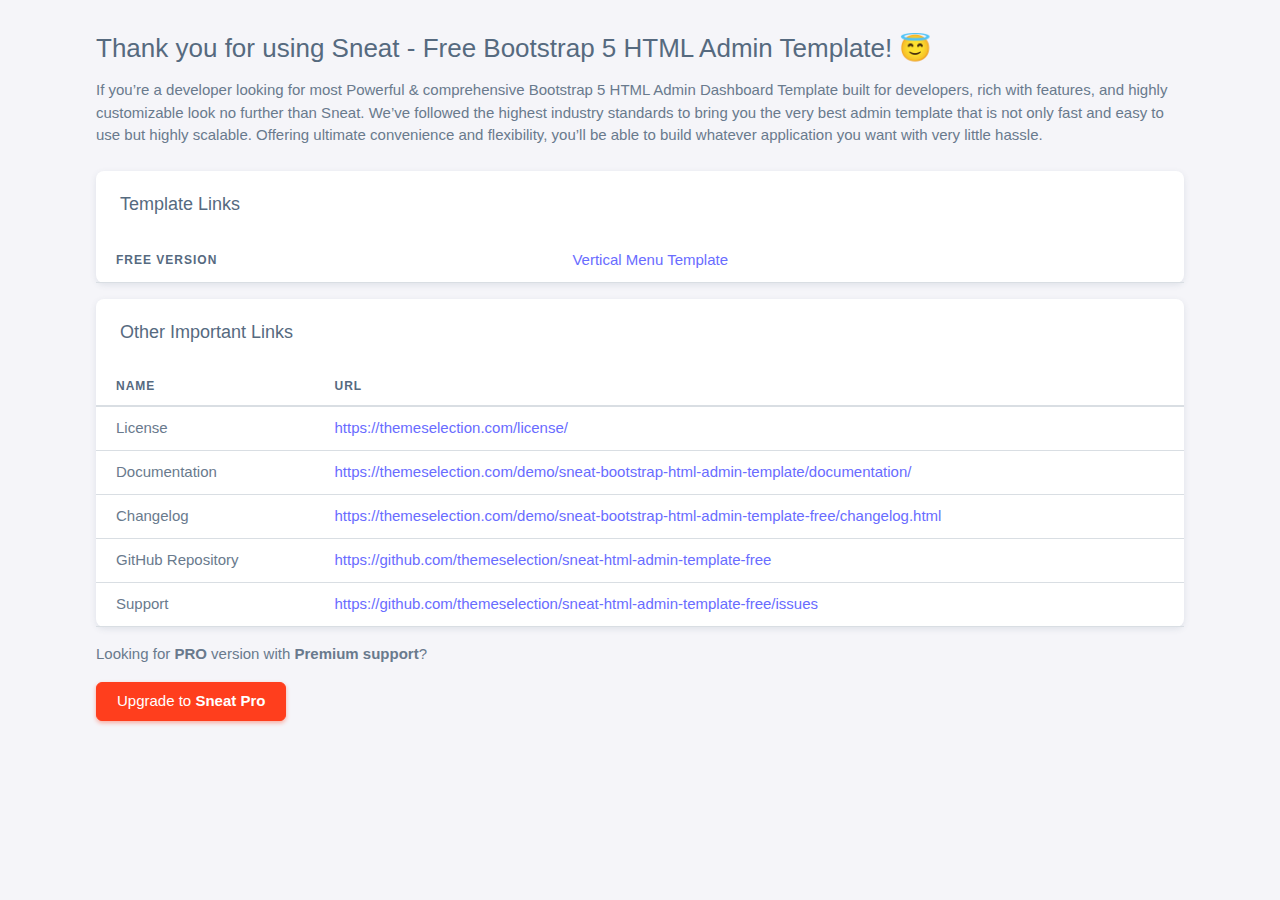
<file: index.html>
<!DOCTYPE html>


<html lang="en" class="light-style  customizer-hide" dir="ltr" data-theme="theme-default" data-assets-path="assets/"
  data-template="vertical-menu-template-no-customizer">

<head>
  <meta charset="utf-8" />
  <meta name="viewport"
    content="width=device-width, initial-scale=1.0, user-scalable=no, minimum-scale=1.0, maximum-scale=1.0" />

  <title>Sneat - Free Bootstrap 5 HTML Admin Template</title>

  <meta name="description" content="" />

  <!-- Favicon -->
  <link rel="icon" type="image/x-icon" href="assets/img/favicon/favicon.ico" />

  <!-- Fonts -->
  <link rel="preconnect" href="https://fonts.googleapis.com">
  <link rel="preconnect" href="https://fonts.gstatic.com" crossorigin>
  <link
    href="https://fonts.googleapis.com/css2?family=Open+Sans:ital,wght@0,300;0,400;0,500;0,600;0,700;1,300;1,400;1,500;1,600;1,700&display=swap"
    rel="stylesheet">

  <!-- Core CSS -->
  <link rel="stylesheet" href="assets/vendor/css/core.css" />
  <link rel="stylesheet" href="assets/vendor/css/theme-default.css" />
  <link rel="stylesheet" href="assets/css/demo.css" />
</head>

<body>

  <!-- Content -->
  <div class="container flex-grow-1 container-p-y my-2">
    <h3>Thank you for using Sneat - Free Bootstrap 5 HTML Admin Template! 😇</h3>
    <p>If you’re a developer looking for most Powerful & comprehensive Bootstrap 5 HTML Admin Dashboard Template built
      for developers, rich with features, and highly customizable look no further than Sneat. We’ve followed the highest
      industry standards to bring you the very best admin template that is not only fast and easy to use but highly
      scalable. Offering ultimate convenience and flexibility, you’ll be able to build whatever application you want
      with very little hassle.</p>

    <!-- Examples -->
    <div class="row mt-sm-4 mt-3">
      <div class="col-12 mb-3">
        <div class="card">
          <h5 class="card-header">Template Links</h5>
          <!-- Template Demo Links -->
          <table class="table">
            <tbody>
              <tr>
                <th>Free Version</th>
                <td><a href="html/index.html" target="_blank">Vertical Menu Template</a></td>
              </tr>
            </tbody>
          </table>
          <!--/ Template Demo Links -->
        </div>
      </div>

      <div class="col-12 mb-3">
        <div class="card">

          <h5 class="card-header">Other Important Links</h5>
          <!-- Other Links -->
          <table class="table">
            <thead>
              <tr>
                <th scope="col">Name</th>
                <th scope="col">URL</th>
              </tr>
            </thead>
            <tbody>

              <tr>
                <td>License </td>
                <td>
                  <a href="https://themeselection.com/license/" target="_blank">https://themeselection.com/license/</a>
                </td>
              </tr>

              <tr>
                <td>Documentation</td>
                <td>
                  <a href="https://themeselection.com/demo/sneat-bootstrap-html-admin-template/documentation/"
                    target="_blank">https://themeselection.com/demo/sneat-bootstrap-html-admin-template/documentation/</a>
                </td>
              </tr>

              <tr>
                <td>Changelog</td>
                <td>
                  <a href="https://themeselection.com/demo/sneat-bootstrap-html-admin-template-free/changelog.html"
                    target="_blank">https://themeselection.com/demo/sneat-bootstrap-html-admin-template-free/changelog.html</a>
                </td>
              </tr>


              <tr>
                <td>GitHub Repository</td>
                <td>
                  <a href="https://github.com/themeselection/sneat-html-admin-template-free"
                    target="_blank">https://github.com/themeselection/sneat-html-admin-template-free</a>
                </td>
              </tr>


              <tr>
                <td>Support</td>
                <td>
                  <a href="https://github.com/themeselection/sneat-html-admin-template-free/issues"
                    target="_blank">https://github.com/themeselection/sneat-html-admin-template-free/issues</a>
                </td>
              </tr>

            </tbody>
          </table>
          <!--/ Other Links -->
        </div>
      </div>

      <div class="col-12 mb-3">
        <p>Looking for <strong>PRO</strong> version with <strong>Premium support</strong>?</p>
        <div class="upgrade-to-pro">
          <a href="https://themeselection.com/products/sneat-bootstrap-html-admin-template/" target="_blank"
            class="btn btn-danger">Upgrade to <strong>Sneat Pro</strong></a>
        </div>
      </div>
    </div>
  </div>
  <!-- / Content -->

</body>

</html>
</file>
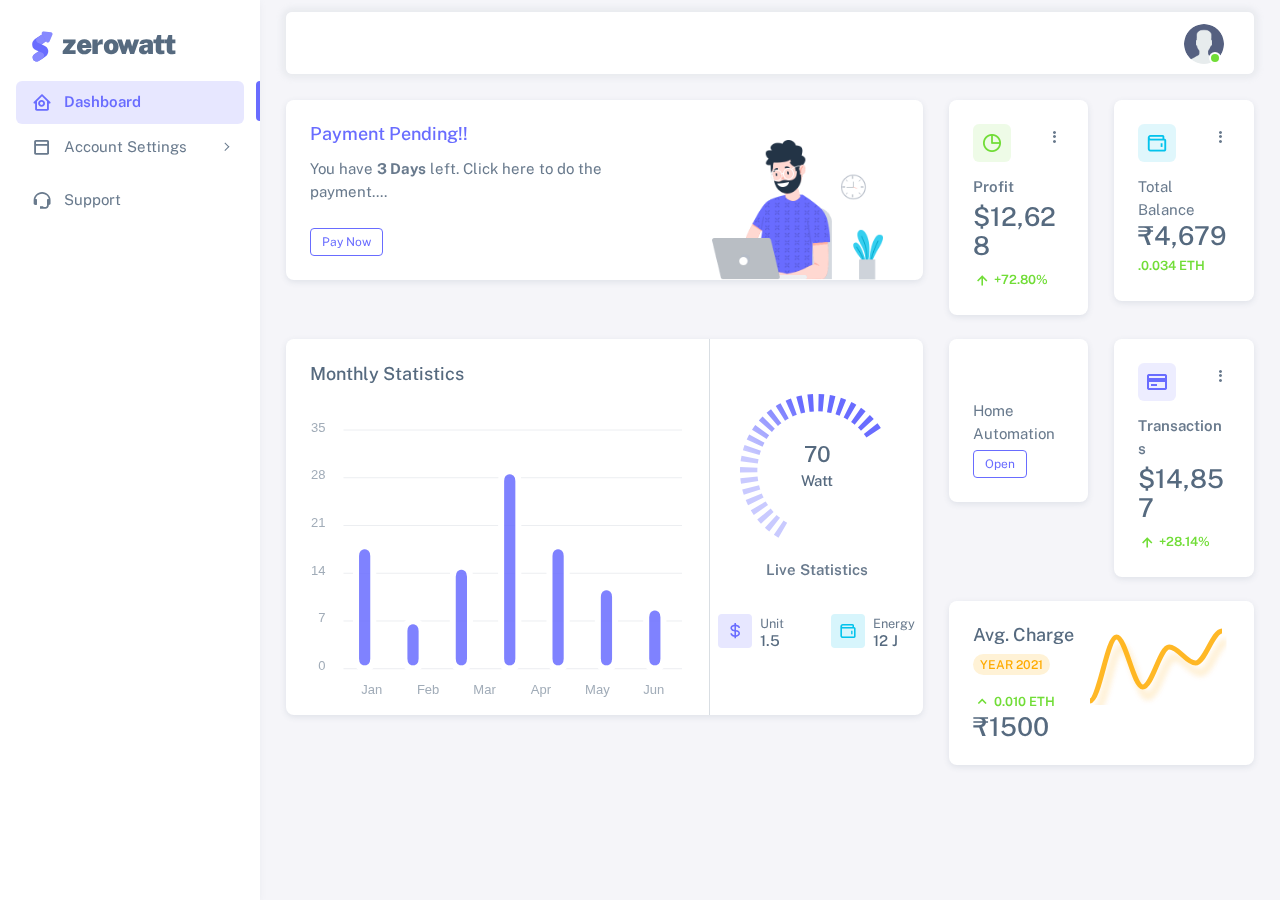
<file: html/index.html>
<!DOCTYPE html>

<!-- =========================================================
* Sneat - Bootstrap 5 HTML Admin Template - Pro | v1.0.0
==============================================================

* Product Page: https://themeselection.com/products/sneat-bootstrap-html-admin-template/
* Created by: ThemeSelection
* License: You must have a valid license purchased in order to legally use the theme for your project.
* Copyright ThemeSelection (https://themeselection.com)

=========================================================
 -->
<!-- beautify ignore:start -->
<html
  lang="en"
  class="light-style layout-menu-fixed"
  dir="ltr"
  data-theme="theme-default"
  data-assets-path="../assets/"
  data-template="vertical-menu-template-free"
>
  <head>
    <meta charset="utf-8" />
    <meta
      name="viewport"
      content="width=device-width, initial-scale=1.0, user-scalable=no, minimum-scale=1.0, maximum-scale=1.0"
    />

    <title>Dashboard</title>

    <meta name="description" content="" />

    <!-- Favicon -->
    <link rel="icon" type="image/x-icon" href="../assets/img/favicon/favicon.ico" />

    <!-- Fonts -->
    <link rel="preconnect" href="https://fonts.googleapis.com" />
    <link rel="preconnect" href="https://fonts.gstatic.com" crossorigin />
    <link
      href="https://fonts.googleapis.com/css2?family=Public+Sans:ital,wght@0,300;0,400;0,500;0,600;0,700;1,300;1,400;1,500;1,600;1,700&display=swap"
      rel="stylesheet"
    />

    <!-- Icons. Uncomment required icon fonts -->
    <link rel="stylesheet" href="../assets/vendor/fonts/boxicons.css" />

    <!-- Core CSS -->
    <link rel="stylesheet" href="../assets/vendor/css/core.css" class="template-customizer-core-css" />
    <link rel="stylesheet" href="../assets/vendor/css/theme-default.css" class="template-customizer-theme-css" />
    <link rel="stylesheet" href="../assets/css/demo.css" />

    <!-- Vendors CSS -->
    <link rel="stylesheet" href="../assets/vendor/libs/perfect-scrollbar/perfect-scrollbar.css" />

    <link rel="stylesheet" href="../assets/vendor/libs/apex-charts/apex-charts.css" />

    <!-- Page CSS -->

    <!-- Helpers -->
    <script src="../assets/vendor/js/helpers.js"></script>

    <!--! Template customizer & Theme config files MUST be included after core stylesheets and helpers.js in the <head> section -->
    <!--? Config:  Mandatory theme config file contain global vars & default theme options, Set your preferred theme option in this file.  -->
    <script src="../assets/js/config.js"></script>
  </head>

  <body>
    <!-- Layout wrapper -->
    <div class="layout-wrapper layout-content-navbar">
      <div class="layout-container">
        <!-- Menu -->

        <aside id="layout-menu" class="layout-menu menu-vertical menu bg-menu-theme">
          <div class="app-brand demo">
            <a href="index.html" class="app-brand-link">
              <span class="app-brand-logo demo">
                <svg
                  width="25"
                  viewBox="0 0 25 42"
                  version="1.1"
                  xmlns="http://www.w3.org/2000/svg"
                  xmlns:xlink="http://www.w3.org/1999/xlink"
                >
                  <defs>
                    <path
                      d="M13.7918663,0.358365126 L3.39788168,7.44174259 C0.566865006,9.69408886 -0.379795268,12.4788597 0.557900856,15.7960551 C0.68998853,16.2305145 1.09562888,17.7872135 3.12357076,19.2293357 C3.8146334,19.7207684 5.32369333,20.3834223 7.65075054,21.2172976 L7.59773219,21.2525164 L2.63468769,24.5493413 C0.445452254,26.3002124 0.0884951797,28.5083815 1.56381646,31.1738486 C2.83770406,32.8170431 5.20850219,33.2640127 7.09180128,32.5391577 C8.347334,32.0559211 11.4559176,30.0011079 16.4175519,26.3747182 C18.0338572,24.4997857 18.6973423,22.4544883 18.4080071,20.2388261 C17.963753,17.5346866 16.1776345,15.5799961 13.0496516,14.3747546 L10.9194936,13.4715819 L18.6192054,7.984237 L13.7918663,0.358365126 Z"
                      id="path-1"
                    ></path>
                    <path
                      d="M5.47320593,6.00457225 C4.05321814,8.216144 4.36334763,10.0722806 6.40359441,11.5729822 C8.61520715,12.571656 10.0999176,13.2171421 10.8577257,13.5094407 L15.5088241,14.433041 L18.6192054,7.984237 C15.5364148,3.11535317 13.9273018,0.573395879 13.7918663,0.358365126 C13.5790555,0.511491653 10.8061687,2.3935607 5.47320593,6.00457225 Z"
                      id="path-3"
                    ></path>
                    <path
                      d="M7.50063644,21.2294429 L12.3234468,23.3159332 C14.1688022,24.7579751 14.397098,26.4880487 13.008334,28.506154 C11.6195701,30.5242593 10.3099883,31.790241 9.07958868,32.3040991 C5.78142938,33.4346997 4.13234973,34 4.13234973,34 C4.13234973,34 2.75489982,33.0538207 2.37032616e-14,31.1614621 C-0.55822714,27.8186216 -0.55822714,26.0572515 -4.05231404e-15,25.8773518 C0.83734071,25.6075023 2.77988457,22.8248993 3.3049379,22.52991 C3.65497346,22.3332504 5.05353963,21.8997614 7.50063644,21.2294429 Z"
                      id="path-4"
                    ></path>
                    <path
                      d="M20.6,7.13333333 L25.6,13.8 C26.2627417,14.6836556 26.0836556,15.9372583 25.2,16.6 C24.8538077,16.8596443 24.4327404,17 24,17 L14,17 C12.8954305,17 12,16.1045695 12,15 C12,14.5672596 12.1403557,14.1461923 12.4,13.8 L17.4,7.13333333 C18.0627417,6.24967773 19.3163444,6.07059163 20.2,6.73333333 C20.3516113,6.84704183 20.4862915,6.981722 20.6,7.13333333 Z"
                      id="path-5"
                    ></path>
                  </defs>
                  <g id="g-app-brand" stroke="none" stroke-width="1" fill="none" fill-rule="evenodd">
                    <g id="Brand-Logo" transform="translate(-27.000000, -15.000000)">
                      <g id="Icon" transform="translate(27.000000, 15.000000)">
                        <g id="Mask" transform="translate(0.000000, 8.000000)">
                          <mask id="mask-2" fill="white">
                            <use xlink:href="#path-1"></use>
                          </mask>
                          <use fill="#696cff" xlink:href="#path-1"></use>
                          <g id="Path-3" mask="url(#mask-2)">
                            <use fill="#696cff" xlink:href="#path-3"></use>
                            <use fill-opacity="0.2" fill="#FFFFFF" xlink:href="#path-3"></use>
                          </g>
                          <g id="Path-4" mask="url(#mask-2)">
                            <use fill="#696cff" xlink:href="#path-4"></use>
                            <use fill-opacity="0.2" fill="#FFFFFF" xlink:href="#path-4"></use>
                          </g>
                        </g>
                        <g
                          id="Triangle"
                          transform="translate(19.000000, 11.000000) rotate(-300.000000) translate(-19.000000, -11.000000) "
                        >
                          <use fill="#696cff" xlink:href="#path-5"></use>
                          <use fill-opacity="0.2" fill="#FFFFFF" xlink:href="#path-5"></use>
                        </g>
                      </g>
                    </g>
                  </g>
                </svg>
              </span>
              <span class="app-brand-text demo menu-text fw-bolder ms-2">ZeroWatt</span>
            </a>

            <a href="javascript:void(0);" class="layout-menu-toggle menu-link text-large ms-auto d-block d-xl-none">
              <i class="bx bx-chevron-left bx-sm align-middle"></i>
            </a>
          </div>

          <div class="menu-inner-shadow"></div>

          <ul class="menu-inner py-1">
            <!-- Dashboard -->
            <li class="menu-item active">
              <a href="index.html" class="menu-link">
                <i class="menu-icon tf-icons bx bx-home-circle"></i>
                <div data-i18n="Analytics">Dashboard</div>
              </a>
            </li>

            <!-- Layouts -->
            <!-- <li class="menu-item">
              <a href="javascript:void(0);" class="menu-link menu-toggle">
                <i class="menu-icon tf-icons bx bx-layout"></i>
                <div data-i18n="Layouts">Layouts</div>
              </a>

              <ul class="menu-sub">
                <li class="menu-item">
                  <a href="layouts-without-menu.html" class="menu-link">
                    <div data-i18n="Without menu">Without menu</div>
                  </a>
                </li>
                <li class="menu-item">
                  <a href="layouts-without-navbar.html" class="menu-link">
                    <div data-i18n="Without navbar">Without navbar</div>
                  </a>
                </li>
                <li class="menu-item">
                  <a href="layouts-container.html" class="menu-link">
                    <div data-i18n="Container">Container</div>
                  </a>
                </li>
                <li class="menu-item">
                  <a href="layouts-fluid.html" class="menu-link">
                    <div data-i18n="Fluid">Fluid</div>
                  </a>
                </li>
                <li class="menu-item">
                  <a href="layouts-blank.html" class="menu-link">
                    <div data-i18n="Blank">Blank</div>
                  </a>
                </li>
              </ul>
            </li> -->

            <!-- <li class="menu-header small text-uppercase">
              <span class="menu-header-text"></span>
            </li> -->
            <li class="menu-item">
              <a href="javascript:void(0);" class="menu-link menu-toggle">
                <i class="menu-icon tf-icons bx bx-dock-top"></i>
                <div data-i18n="Account Settings">Account Settings</div>
              </a>
              <ul class="menu-sub">
                <li class="menu-item">
                  <a href="pages-account-settings-account.html" class="menu-link">
                    <div data-i18n="Account">Account</div>
                  </a>
                </li>
                <!-- <li class="menu-item">
                  <a href="pages-account-settings-notifications.html" class="menu-link">
                    <div data-i18n="Notifications">Notifications</div>
                  </a>
                </li>
                <li class="menu-item">
                  <a href="pages-account-settings-connections.html" class="menu-link">
                    <div data-i18n="Connections">Connections</div>
                  </a>
                </li> -->
              </ul>
            </li>
            <li class="menu-item">
              <!-- <a href="javascript:void(0);" class="menu-link menu-toggle">
                <i class="menu-icon tf-icons bx bx-lock-open-alt"></i>
                <div data-i18n="Authentications">Authentications</div>
              </a> -->
              <ul class="menu-sub">
                <li class="menu-item">
                  <!-- <a href="auth-login-basic.html" class="menu-link" target="_blank">
                    <div data-i18n="Basic">Login</div>
                  </a> -->
                </li>
                <li class="menu-item">
                  <!-- <a href="auth-register-basic.html" class="menu-link" target="_blank">
                    <div data-i18n="Basic">Register</div>
                  </a> -->
                </li>
                <li class="menu-item">
                  <!-- <a href="auth-forgot-password-basic.html" class="menu-link" target="_blank">
                    <div data-i18n="Basic">Forgot Password</div>
                  </a> -->
                </li>
              </ul>
            </li>
            <li class="menu-item">
              <!-- <a href="javascript:void(0);" class="menu-link menu-toggle">
                <i class="menu-icon tf-icons bx bx-cube-alt"></i>
                <div data-i18n="Misc">Misc</div>
              </a> -->
              <ul class="menu-sub">
                <li class="menu-item">
                  <!-- <a href="pages-misc-error.html" class="menu-link">
                    <div data-i18n="Error">Error</div>
                  </a> -->
                </li>
                <li class="menu-item">
                  <!-- <a href="pages-misc-under-maintenance.html" class="menu-link">
                    <div data-i18n="Under Maintenance">Under Maintenance</div>
                  </a> -->
                </li>
              </ul>
            </li>
            <!-- Components -->
            <!-- <li class="menu-header small text-uppercase"><span class="menu-header-text">Components</span></li>
            Cards -->
            <li class="menu-item">
              <!-- <a href="cards-basic.html" class="menu-link">
                <i class="menu-icon tf-icons bx bx-collection"></i>
                <div data-i18n="Basic">Cards</div>
              </a> -->
            </li>
            <!-- User interface -->
            <li class="menu-item">
              <!-- <a href="javascript:void(0)" class="menu-link menu-toggle">
                <i class="menu-icon tf-icons bx bx-box"></i>
                <div data-i18n="User interface">User interface</div>
              </a> -->
              <ul class="menu-sub">
                <li class="menu-item">
                  <!-- <a href="ui-accordion.html" class="menu-link">
                    <div data-i18n="Accordion">Accordion</div>
                  </a> -->
                </li>
                <li class="menu-item">
                  <!-- <a href="ui-alerts.html" class="menu-link">
                    <div data-i18n="Alerts">Alerts</div>
                  </a> -->
                </li>
                <li class="menu-item">
                  <!-- <a href="ui-badges.html" class="menu-link">
                    <div data-i18n="Badges">Badges</div>
                  </a> -->
                </li>
                <li class="menu-item">
                  <!-- <a href="ui-buttons.html" class="menu-link">
                    <div data-i18n="Buttons">Buttons</div>
                  </a> -->
                </li>
                <li class="menu-item">
                  <!-- <a href="ui-carousel.html" class="menu-link">
                    <div data-i18n="Carousel">Carousel</div>
                  </a> -->
                </li>
                <li class="menu-item">
                  <!-- <a href="ui-collapse.html" class="menu-link">
                    <div data-i18n="Collapse">Collapse</div>
                  </a> -->
                </li>
                <li class="menu-item">
                  <!-- <a href="ui-dropdowns.html" class="menu-link">
                    <div data-i18n="Dropdowns">Dropdowns</div>
                  </a> -->
                </li>
                <li class="menu-item">
                  <!-- <a href="ui-footer.html" class="menu-link">
                    <div data-i18n="Footer">Footer</div>
                  </a> -->
                </li>
                <li class="menu-item">
                  <!-- <a href="ui-list-groups.html" class="menu-link">
                    <div data-i18n="List Groups">List groups</div>
                  </a> -->
                </li>
                <li class="menu-item">
                  <!-- <a href="ui-modals.html" class="menu-link">
                    <div data-i18n="Modals">Modals</div>
                  </a> -->
                </li>
                <li class="menu-item">
                  <!-- <a href="ui-navbar.html" class="menu-link">
                    <div data-i18n="Navbar">Navbar</div>
                  </a> -->
                </li>
                <li class="menu-item">
                  <!-- <a href="ui-offcanvas.html" class="menu-link">
                    <div data-i18n="Offcanvas">Offcanvas</div>
                  </a> -->
                </li>
                <li class="menu-item">
                  <a href="ui-pagination-breadcrumbs.html" class="menu-link">
                    <div data-i18n="Pagination &amp; Breadcrumbs">Pagination &amp; Breadcrumbs</div>
                  </a>
                </li>
                <li class="menu-item">
                  <a href="ui-progress.html" class="menu-link">
                    <div data-i18n="Progress">Progress</div>
                  </a>
                </li>
                <li class="menu-item">
                  <a href="ui-spinners.html" class="menu-link">
                    <div data-i18n="Spinners">Spinners</div>
                  </a>
                </li>
                <li class="menu-item">
                  <a href="ui-tabs-pills.html" class="menu-link">
                    <div data-i18n="Tabs &amp; Pills">Tabs &amp; Pills</div>
                  </a>
                </li>
                <li class="menu-item">
                  <a href="ui-toasts.html" class="menu-link">
                    <div data-i18n="Toasts">Toasts</div>
                  </a>
                </li>
                <li class="menu-item">
                  <a href="ui-tooltips-popovers.html" class="menu-link">
                    <div data-i18n="Tooltips & Popovers">Tooltips &amp; popovers</div>
                  </a>
                </li>
                <li class="menu-item">
                  <a href="ui-typography.html" class="menu-link">
                    <div data-i18n="Typography">Typography</div>
                  </a>
                </li>
              </ul>
            </li>

            <!-- Extended components -->
            <!-- <li class="menu-item">
              <a href="javascript:void(0)" class="menu-link menu-toggle">
                <i class="menu-icon tf-icons bx bx-copy"></i>
                <div data-i18n="Extended UI">Extended UI</div>
              </a>
              <ul class="menu-sub">
                <li class="menu-item">
                  <a href="extended-ui-perfect-scrollbar.html" class="menu-link">
                    <div data-i18n="Perfect Scrollbar">Perfect scrollbar</div>
                  </a>
                </li>
                <li class="menu-item">
                  <a href="extended-ui-text-divider.html" class="menu-link">
                    <div data-i18n="Text Divider">Text Divider</div>
                  </a>
                </li>
              </ul>
            </li>

            <li class="menu-item">
              <a href="icons-boxicons.html" class="menu-link">
                <i class="menu-icon tf-icons bx bx-crown"></i>
                <div data-i18n="Boxicons">Boxicons</div>
              </a>
            </li> -->

            <!-- Forms & Tables -->
            <!-- <li class="menu-header small text-uppercase"><span class="menu-header-text">Forms &amp; Tables</span></li> -->
            <!-- Forms -->
            <!-- <li class="menu-item">
              <a href="javascript:void(0);" class="menu-link menu-toggle">
                <i class="menu-icon tf-icons bx bx-detail"></i>
                <div data-i18n="Form Elements">Form Elements</div>
              </a>
              <ul class="menu-sub">
                <li class="menu-item">
                  <a href="forms-basic-inputs.html" class="menu-link">
                    <div data-i18n="Basic Inputs">Basic Inputs</div>
                  </a>
                </li>
                <li class="menu-item">
                  <a href="forms-input-groups.html" class="menu-link">
                    <div data-i18n="Input groups">Input groups</div>
                  </a>
                </li>
              </ul>
            </li>
            <li class="menu-item">
              <a href="javascript:void(0);" class="menu-link menu-toggle">
                <i class="menu-icon tf-icons bx bx-detail"></i>
                <div data-i18n="Form Layouts">Form Layouts</div>
              </a>
              <ul class="menu-sub">
                <li class="menu-item">
                  <a href="form-layouts-vertical.html" class="menu-link">
                    <div data-i18n="Vertical Form">Vertical Form</div>
                  </a>
                </li>
                <li class="menu-item">
                  <a href="form-layouts-horizontal.html" class="menu-link">
                    <div data-i18n="Horizontal Form">Horizontal Form</div>
                  </a>
                </li>
              </ul>
            </li> -->
            <!-- Tables -->
            <!-- <li class="menu-item">
              <a href="tables-basic.html" class="menu-link">
                <i class="menu-icon tf-icons bx bx-table"></i>
                <div data-i18n="Tables">Tables</div>
              </a>
            </li> -->
            <!-- Misc -->
            <!-- <li class="menu-header small text-uppercase"><span class="menu-header-text"></span></li> -->
            <li class="menu-item">
              <a
                href="mailto:tsathulya78@gmail.com"
                target="_blank"
                class="menu-link"
              >
                <i class="menu-icon tf-icons bx bx-support"></i>
                <div data-i18n="Support">Support</div>
              </a>
            </li>
            <!-- <li class="menu-item">
              <a
                href="https://themeselection.com/demo/sneat-bootstrap-html-admin-template/documentation/"
                target="_blank"
                class="menu-link"
              >
                <i class="menu-icon tf-icons bx bx-file"></i>
                <div data-i18n="Documentation">Documentation</div>
              </a>
            </li> -->
          </ul>
        </aside>
        <!-- / Menu -->

        <!-- Layout container -->
        <div class="layout-page">
          <!-- Navbar -->

          <nav
            class="layout-navbar container-xxl navbar navbar-expand-xl navbar-detached align-items-center bg-navbar-theme"
            id="layout-navbar"
          >
            <div class="layout-menu-toggle navbar-nav align-items-xl-center me-3 me-xl-0 d-xl-none">
              <a class="nav-item nav-link px-0 me-xl-4" href="javascript:void(0)">
                <i class="bx bx-menu bx-sm"></i>
              </a>
            </div>

            <div class="navbar-nav-right d-flex align-items-center" id="navbar-collapse">
              <!-- Search -->
              <!--
              <div class="navbar-nav align-items-center">
                <div class="nav-item d-flex align-items-center">
                  <i class="bx bx-search fs-4 lh-0"></i>
                  <input
                    type="text"
                    class="form-control border-0 shadow-none"
                    placeholder="Search..."
                    aria-label="Search..."
                  />
                </div>
              </div>
              -->
              <!-- /Search -->

              <ul class="navbar-nav flex-row align-items-center ms-auto">
                <!-- Place this tag where you want the button to render. -->

                <!-- <li class="nav-item lh-1 me-3">
                  <a

                <li class="nav-item lh-1 me-3">
                  <a

                    class="github-button"
                    href="https://github.com/themeselection/sneat-html-admin-template-free"
                    data-icon="octicon-star"
                    data-size="large"
                    data-show-count="true"
                    aria-label="Star themeselection/sneat-html-admin-template-free on GitHub"
                    >Star</a
                  >
                </li> -->

                </li>


                <!-- User -->
                <li class="nav-item navbar-dropdown dropdown-user dropdown">
                  <a class="nav-link dropdown-toggle hide-arrow" href="javascript:void(0);" data-bs-toggle="dropdown">
                    <div class="avatar avatar-online">
                      <img src="[data-uri]" alt class="w-px-40 h-auto rounded-circle" />
                    </div>
                  </a>
                  <ul class="dropdown-menu dropdown-menu-end">
                    <li>
                      <a class="dropdown-item" href="#">
                        <div class="d-flex">
                          <div class="flex-shrink-0 me-3">
                            <div class="avatar avatar-online">
                              <img src="[data-uri]" alt class="w-px-40 h-auto rounded-circle" />
                            </div>
                          </div>
                          <div class="flex-grow-1">
                            <span class="fw-semibold d-block">John Doe</span>
                            <small class="text-muted"></small>
                          </div>
                        </div>
                      </a>
                    </li>
                    <li>
                      <div class="dropdown-divider"></div>
                    </li>
                    <li>
                      <a class="dropdown-item" href="pages-account-settings-account.html">
                        <i class="bx bx-user me-2"></i>
                        <span class="align-middle">My Profile</span>
                      </a>
                    </li>
                    <li>
                     <!-- <a class="dropdown-item" href="#">
                        <i class="bx bx-cog me-2"></i>
                        <span class="align-middle">Settings</span>
                      </a>-->
                    </li>
                    <li>
                      <a class="dropdown-item" href="payment-page.html">
                        <span class="d-flex align-items-center align-middle">
                          <i class="flex-shrink-0 bx bx-credit-card me-2"></i>
                          <span class="flex-grow-1 align-middle">Billing</span>
                        <!--  <span class="flex-shrink-0 badge badge-center rounded-pill bg-danger w-px-20 h-px-20">4</span>-->
                        </span>
                      </a>
                    </li>
                    <li>
                      <div class="dropdown-divider"></div>
                    </li>
                    <li>
                      <a class="dropdown-item" href="auth-login-basic.html">
                        <i class="bx bx-power-off me-2"></i>
                        <span class="align-middle">Log Out</span>
                      </a>
                    </li>
                  </ul>
                </li>
                <!--/ User -->
              </ul>
            </div>
          </nav>

          <!-- / Navbar -->

          <!-- Content wrapper -->
          <div class="content-wrapper">
            <!-- Content -->

            <div class="container-xxl flex-grow-1 container-p-y">
              <div class="row">
                <div class="col-lg-8 mb-4 order-0">
                  <div class="card">
                    <div class="d-flex align-items-end row">
                      <div class="col-sm-7">
                        <div class="card-body">
                          <h5 class="card-title text-primary">Payment Pending!! </h5>
                          <p class="mb-4">
                            You have <span class="fw-bold">3 Days</span> left. Click here to do the payment....
                          </p>

                          <a href="payment-page.html" class="btn btn-sm btn-outline-primary">Pay Now</a>
                        </div>
                      </div>
                      <div class="col-sm-5 text-center text-sm-left">
                        <div class="card-body pb-0 px-0 px-md-4">
                          <img
                            src="../assets/img/illustrations/man-with-laptop-light.png"
                            height="140"
                            alt="View Badge User"
                            data-app-dark-img="illustrations/man-with-laptop-dark.png"
                            data-app-light-img="illustrations/man-with-laptop-light.png"
                          />
                        </div>
                      </div>
                    </div>
                  </div>
                </div>
                <div class="col-lg-4 col-md-4 order-1">
                  <div class="row">
                    <div class="col-lg-6 col-md-12 col-6 mb-4">
                      <div class="card">
                        <div class="card-body">
                          <div class="card-title d-flex align-items-start justify-content-between">
                            <div class="avatar flex-shrink-0">
                              <img
                                src="../assets/img/icons/unicons/chart-success.png"
                                alt="chart success"
                                class="rounded"
                              />
                            </div>
                            <div class="dropdown">
                              <button
                                class="btn p-0"
                                type="button"
                                id="cardOpt3"
                                data-bs-toggle="dropdown"
                                aria-haspopup="true"
                                aria-expanded="false"
                              >
                                <i class="bx bx-dots-vertical-rounded"></i>
                              </button>
                              <div class="dropdown-menu dropdown-menu-end" aria-labelledby="cardOpt3">
                                <a class="dropdown-item" href="javascript:void(0);">Deposit</a>
                                <a class="dropdown-item" href="javascript:void(0);">Refund</a>
                              </div>
                            </div>
                          </div>
                          <span class="fw-semibold d-block mb-1">Profit</span>
                          <h3 class="card-title mb-2">$12,628</h3>
                          <small class="text-success fw-semibold"><i class="bx bx-up-arrow-alt"></i> +72.80%</small>
                        </div>
                      </div>
                    </div>
                    <div class="col-lg-6 col-md-12 col-6 mb-4">
                      <div class="card">
                        <div class="card-body">
                          <div class="card-title d-flex align-items-start justify-content-between">
                            <div class="avatar flex-shrink-0">
                              <img
                                src="../assets/img/icons/unicons/wallet-info.png"
                                alt="Credit Card"
                                class="rounded"
                              />
                            </div>
                            <div class="dropdown">
                              <button
                                class="btn p-0"
                                type="button"
                                id="cardOpt6"
                                data-bs-toggle="dropdown"
                                aria-haspopup="true"
                                aria-expanded="false"
                              >
                                <i class="bx bx-dots-vertical-rounded"></i>
                              </button>
                              <div class="dropdown-menu dropdown-menu-end" aria-labelledby="cardOpt6">
                                <a class="dropdown-item" href="https://www.coinbase.com/" target="_blank">Deposit</a>
                                <a class="dropdown-item" href="https://help.coinbase.com/en-in" target="_blank">Refund</a>
                              </div>
                            </div>
                          </div>
                          <span>Total Balance</span>
                          <h3 class="card-title text-nowrap mb-1">₹4,679</h3>
                          <small class="text-success fw-semibold"> .0.034 ETH</small>
                        </div>
                      </div>
                    </div>
                  </div>
                </div>
                <!-- Total Revenue -->
                <div class="col-12 col-lg-8 order-2 order-md-3 order-lg-2 mb-4">
                  <div class="card">
                    <div class="row row-bordered g-0">
                      <div class="col-md-8">
                        <h5 class="card-header m-0 me-2 pb-3">Monthly Statistics</h5>
                        <div id="totalRevenueChart" class="px-2"></div>
                      </div>
                      <div class="col-md-4">
                        
                        <div class="card-body">
                          <div class="text-center">
                            <div class="dropdown">
                            <!--
                              <button
                                class="btn btn-sm btn-outline-primary dropdown-toggle"
                                type="button"
                                id="growthReportId"
                                data-bs-toggle="dropdown"
                                aria-haspopup="true"
                                aria-expanded="false"
                              >
                                
                              </button>
                              
                              <div class="dropdown-menu dropdown-menu-end" aria-labelledby="growthReportId">
                                <a class="dropdown-item" href="javascript:void(0);">2021</a>
                                <a class="dropdown-item" href="javascript:void(0);">2020</a>
                                <a class="dropdown-item" href="javascript:void(0);">2019</a>
                              </div>
                              -->
                            </div>
                          </div>
                        </div>
                        <div id="growthChart"></div>
                        <div class="text-center fw-semibold pt-3 mb-2">Live Statistics</div>
                        
                        <div class="d-flex px-xxl-4 px-lg-2 p-4 gap-xxl-3 gap-lg-1 gap-3 justify-content-between">
                          <div class="d-flex">
                            <div class="me-2">
                              <span class="badge bg-label-primary p-2"><i class="bx bx-dollar text-primary"></i></span>
                            </div>
                            <div class="d-flex flex-column">
                              <small>Unit</small>
                              <h6 class="mb-0">1.5</h6>
                            </div>
                          </div>
                          <div class="d-flex">
                            <div class="me-2">
                              <span class="badge bg-label-info p-2"><i class="bx bx-wallet text-info"></i></span>
                            </div>
                            <div class="d-flex flex-column">
                              <small>Energy</small>
                              <h6 class="mb-0">12 J</h6>
                            </div>
                          </div>
                        </div>
                      </div>
                    </div>
                  </div>
                </div>
                <!--/ Total Revenue -->
                <div class="col-12 col-md-8 col-lg-4 order-3 order-md-2">
                  <div class="row">
                    <div class="col-6 mb-4">
                      <div class="card">
                        <div class="card-body">
                          <div class="card-title d-flex align-items-start justify-content-between">
                            <!--
                            <div class="avatar flex-shrink-0">
                              <img src="../assets/img/icons/unicons/paypal.png" alt="Credit Card" class="rounded" />
                            </div>
                            -->
                            <div class="dropdown">
                              <button
                                class="btn p-0"
                                type="button"
                                id="cardOpt4"
                                data-bs-toggle="dropdown"
                                aria-haspopup="true"
                                aria-expanded="false"
                              >
                             
                              </button>
                              <div class="dropdown-menu dropdown-menu-end" aria-labelledby="cardOpt4">
                                <a class="dropdown-item" href="javascript:void(0);">Deposit</a>
                                <a class="dropdown-item" href="javascript:void(0);">Delete</a>
                              </div>
                            </div>
                          </div>
                          <span class="d-block mb-1">Home Automation</span>
                          <a href="home-automation.html" class="btn btn-sm btn-outline-primary">Open</a>
                          
                         
                        </div>
                      </div>
                    </div>
                    <div class="col-6 mb-4">
                      <div class="card">
                        <div class="card-body">
                          <div class="card-title d-flex align-items-start justify-content-between">
                            <div class="avatar flex-shrink-0">
                              <img src="../assets/img/icons/unicons/cc-primary.png" alt="Credit Card" class="rounded" />
                            </div>
                            <div class="dropdown">
                              <button
                                class="btn p-0"
                                type="button"
                                id="cardOpt1"
                                data-bs-toggle="dropdown"
                                aria-haspopup="true"
                                aria-expanded="false"
                              >
                                <i class="bx bx-dots-vertical-rounded"></i>
                              </button>
                              <div class="dropdown-menu" aria-labelledby="cardOpt1">
                                <a class="dropdown-item" href="javascript:void(0);">View More</a>
                                <a class="dropdown-item" href="javascript:void(0);">Delete</a>
                              </div>
                            </div>
                          </div>
                          <span class="fw-semibold d-block mb-1">Transactions</span>
                          <h3 class="card-title mb-2">$14,857</h3>
                          <small class="text-success fw-semibold"><i class="bx bx-up-arrow-alt"></i> +28.14%</small>
                        </div>
                      </div>
                    </div>
                    <!-- </div>
    <div class="row"> -->
                    <div class="col-12 mb-4">
                      <div class="card">
                        <div class="card-body">
                          <div class="d-flex justify-content-between flex-sm-row flex-column gap-3">
                            <div class="d-flex flex-sm-column flex-row align-items-start justify-content-between">
                              <div class="card-title">
                                <h5 class="text-nowrap mb-2">Avg. Charge</h5>
                                <span class="badge bg-label-warning rounded-pill">Year 2021</span>
                              </div>
                              <div class="mt-sm-auto">
                                <small class="text-success text-nowrap fw-semibold"
                                  ><i class="bx bx-chevron-up"></i> 0.010 ETH</small
                                >
                                <h3 class="mb-0">₹1500</h3>
                              </div>
                            </div>
                            <div id="profileReportChart"></div>
                          </div>
                        </div>
                      </div>
                    </div>
                  </div>
                </div>
              </div>
              <div class="row">
                <!-- Order Statistics -->
                <!-- 
                <div class="col-md-6 col-lg-4 col-xl-4 order-0 mb-4">
                  <div class="card h-100">
                    <div class="card-header d-flex align-items-center justify-content-between pb-0">
                      <div class="card-title mb-0">
                        <h5 class="m-0 me-2">Order Statistics</h5>
                        <small class="text-muted">42.82k Total Sales</small>
                      </div>
                      <div class="dropdown">
                        <button
                          class="btn p-0"
                          type="button"
                          id="orederStatistics"
                          data-bs-toggle="dropdown"
                          aria-haspopup="true"
                          aria-expanded="false"
                        >
                          <i class="bx bx-dots-vertical-rounded"></i>
                        </button>
                        <div class="dropdown-menu dropdown-menu-end" aria-labelledby="orederStatistics">
                          <a class="dropdown-item" href="javascript:void(0);">Select All</a>
                          <a class="dropdown-item" href="javascript:void(0);">Refresh</a>
                          <a class="dropdown-item" href="javascript:void(0);">Share</a>
                        </div>
                      </div>
                    </div>
                    <div class="card-body">
                      <div class="d-flex justify-content-between align-items-center mb-3">
                        <div class="d-flex flex-column align-items-center gap-1">
                          <h2 class="mb-2">8,258</h2>
                          <span>Total Orders</span>
                        </div>
                        <div id="orderStatisticsChart"></div>
                      </div>
                      <ul class="p-0 m-0">
                        <li class="d-flex mb-4 pb-1">
                          <div class="avatar flex-shrink-0 me-3">
                            <span class="avatar-initial rounded bg-label-primary"
                              ><i class="bx bx-mobile-alt"></i
                            ></span>
                          </div>
                          <div class="d-flex w-100 flex-wrap align-items-center justify-content-between gap-2">
                            <div class="me-2">
                              <h6 class="mb-0">Electronic</h6>
                              <small class="text-muted">Mobile, Earbuds, TV</small>
                            </div>
                            <div class="user-progress">
                              <small class="fw-semibold">82.5k</small>
                            </div>
                          </div>
                        </li>
                        <li class="d-flex mb-4 pb-1">
                          <div class="avatar flex-shrink-0 me-3">
                            <span class="avatar-initial rounded bg-label-success"><i class="bx bx-closet"></i></span>
                          </div>
                          <div class="d-flex w-100 flex-wrap align-items-center justify-content-between gap-2">
                            <div class="me-2">
                              <h6 class="mb-0">Fashion</h6>
                              <small class="text-muted">T-shirt, Jeans, Shoes</small>
                            </div>
                            <div class="user-progress">
                              <small class="fw-semibold">23.8k</small>
                            </div>
                          </div>
                        </li>
                        <li class="d-flex mb-4 pb-1">
                          <div class="avatar flex-shrink-0 me-3">
                            <span class="avatar-initial rounded bg-label-info"><i class="bx bx-home-alt"></i></span>
                          </div>
                          <div class="d-flex w-100 flex-wrap align-items-center justify-content-between gap-2">
                            <div class="me-2">
                              <h6 class="mb-0">Decor</h6>
                              <small class="text-muted">Fine Art, Dining</small>
                            </div>
                            <div class="user-progress">
                              <small class="fw-semibold">849k</small>
                            </div>
                          </div>
                        </li>
                        <li class="d-flex">
                          <div class="avatar flex-shrink-0 me-3">
                            <span class="avatar-initial rounded bg-label-secondary"
                              ><i class="bx bx-football"></i
                            ></span>
                          </div>
                          <div class="d-flex w-100 flex-wrap align-items-center justify-content-between gap-2">
                            <div class="me-2">
                              <h6 class="mb-0">Sports</h6>
                              <small class="text-muted">Football, Cricket Kit</small>
                            </div>
                            <div class="user-progress">
                              <small class="fw-semibold">99</small>
                            </div>
                          </div>
                        </li>
                      </ul>
                    </div>
                  </div>
                </div>
              -->
                <!--/ Order Statistics -->

                <!-- Expense Overview -->
                <!-- 
                <div class="col-md-6 col-lg-4 order-1 mb-4">
                  <div class="card h-100">
                    <div class="card-header">
                      <ul class="nav nav-pills" role="tablist">
                        <li class="nav-item">
                          <button
                            type="button"
                            class="nav-link active"
                            role="tab"
                            data-bs-toggle="tab"
                            data-bs-target="#navs-tabs-line-card-income"
                            aria-controls="navs-tabs-line-card-income"
                            aria-selected="true"
                          >
                            Income
                          </button>
                        </li>
                        <li class="nav-item">
                          <button type="button" class="nav-link" role="tab">Expenses</button>
                        </li>
                        <li class="nav-item">
                          <button type="button" class="nav-link" role="tab">Profit</button>
                        </li>
                      </ul>
                    </div>
                    <div class="card-body px-0">
                      <div class="tab-content p-0">
                        <div class="tab-pane fade show active" id="navs-tabs-line-card-income" role="tabpanel">
                          <div class="d-flex p-4 pt-3">
                            <div class="avatar flex-shrink-0 me-3">
                              <img src="../assets/img/icons/unicons/wallet.png" alt="User" />
                            </div>
                            <div>
                              <small class="text-muted d-block">Total Balance</small>
                              <div class="d-flex align-items-center">
                                <h6 class="mb-0 me-1">$459.10</h6>
                                <small class="text-success fw-semibold">
                                  <i class="bx bx-chevron-up"></i>
                                  42.9%
                                </small>
                              </div>
                            </div>
                          </div>
                          <div id="incomeChart"></div>
                          <div class="d-flex justify-content-center pt-4 gap-2">
                            <div class="flex-shrink-0">
                              <div id="expensesOfWeek"></div>
                            </div>
                            <div>
                              <p class="mb-n1 mt-1">Expenses This Week</p>
                              <small class="text-muted">$39 less than last week</small>
                            </div>
                          </div>
                        </div>
                      </div>
                    </div>
                  </div>
                </div>
              -->
                <!--/ Expense Overview -->

                <!-- Transactions -->
                <!--
                <div class="col-md-6 col-lg-4 order-2 mb-4">
                  <div class="card h-100">
                    <div class="card-header d-flex align-items-center justify-content-between">
                      <h5 class="card-title m-0 me-2">Transactions</h5>
                      <div class="dropdown">
                        <button
                          class="btn p-0"
                          type="button"
                          id="transactionID"
                          data-bs-toggle="dropdown"
                          aria-haspopup="true"
                          aria-expanded="false"
                        >
                          <i class="bx bx-dots-vertical-rounded"></i>
                        </button>
                        <div class="dropdown-menu dropdown-menu-end" aria-labelledby="transactionID">
                          <a class="dropdown-item" href="javascript:void(0);">Last 28 Days</a>
                          <a class="dropdown-item" href="javascript:void(0);">Last Month</a>
                          <a class="dropdown-item" href="javascript:void(0);">Last Year</a>
                        </div>
                      </div>
                    </div>
                    <div class="card-body">
                      <ul class="p-0 m-0">
                        <li class="d-flex mb-4 pb-1">
                          <div class="avatar flex-shrink-0 me-3">
                            <img src="../assets/img/icons/unicons/paypal.png" alt="User" class="rounded" />
                          </div>
                          <div class="d-flex w-100 flex-wrap align-items-center justify-content-between gap-2">
                            <div class="me-2">
                              <small class="text-muted d-block mb-1">Paypal</small>
                              <h6 class="mb-0">Send money</h6>
                            </div>
                            <div class="user-progress d-flex align-items-center gap-1">
                              <h6 class="mb-0">+82.6</h6>
                              <span class="text-muted">USD</span>
                            </div>
                          </div>
                        </li>
                        <li class="d-flex mb-4 pb-1">
                          <div class="avatar flex-shrink-0 me-3">
                            <img src="../assets/img/icons/unicons/wallet.png" alt="User" class="rounded" />
                          </div>
                          <div class="d-flex w-100 flex-wrap align-items-center justify-content-between gap-2">
                            <div class="me-2">
                              <small class="text-muted d-block mb-1">Wallet</small>
                              <h6 class="mb-0">Mac'D</h6>
                            </div>
                            <div class="user-progress d-flex align-items-center gap-1">
                              <h6 class="mb-0">+270.69</h6>
                              <span class="text-muted">USD</span>
                            </div>
                          </div>
                        </li>
                        <li class="d-flex mb-4 pb-1">
                          <div class="avatar flex-shrink-0 me-3">
                            <img src="../assets/img/icons/unicons/chart.png" alt="User" class="rounded" />
                          </div>
                          <div class="d-flex w-100 flex-wrap align-items-center justify-content-between gap-2">
                            <div class="me-2">
                              <small class="text-muted d-block mb-1">Transfer</small>
                              <h6 class="mb-0">Refund</h6>
                            </div>
                            <div class="user-progress d-flex align-items-center gap-1">
                              <h6 class="mb-0">+637.91</h6>
                              <span class="text-muted">USD</span>
                            </div>
                          </div>
                        </li>
                        <li class="d-flex mb-4 pb-1">
                          <div class="avatar flex-shrink-0 me-3">
                            <img src="../assets/img/icons/unicons/cc-success.png" alt="User" class="rounded" />
                          </div>
                          <div class="d-flex w-100 flex-wrap align-items-center justify-content-between gap-2">
                            <div class="me-2">
                              <small class="text-muted d-block mb-1">Credit Card</small>
                              <h6 class="mb-0">Ordered Food</h6>
                            </div>
                            <div class="user-progress d-flex align-items-center gap-1">
                              <h6 class="mb-0">-838.71</h6>
                              <span class="text-muted">USD</span>
                            </div>
                          </div>
                        </li>
                        <li class="d-flex mb-4 pb-1">
                          <div class="avatar flex-shrink-0 me-3">
                            <img src="../assets/img/icons/unicons/wallet.png" alt="User" class="rounded" />
                          </div>
                          <div class="d-flex w-100 flex-wrap align-items-center justify-content-between gap-2">
                            <div class="me-2">
                              <small class="text-muted d-block mb-1">Wallet</small>
                              <h6 class="mb-0">Starbucks</h6>
                            </div>
                            <div class="user-progress d-flex align-items-center gap-1">
                              <h6 class="mb-0">+203.33</h6>
                              <span class="text-muted">USD</span>
                            </div>
                          </div>
                        </li>
                        <li class="d-flex">
                          <div class="avatar flex-shrink-0 me-3">
                            <img src="../assets/img/icons/unicons/cc-warning.png" alt="User" class="rounded" />
                          </div>
                          <div class="d-flex w-100 flex-wrap align-items-center justify-content-between gap-2">
                            <div class="me-2">
                              <small class="text-muted d-block mb-1">Mastercard</small>
                              <h6 class="mb-0">Ordered Food</h6>
                            </div>
                            <div class="user-progress d-flex align-items-center gap-1">
                              <h6 class="mb-0">-92.45</h6>
                              <span class="text-muted">USD</span>
                            </div>
                          </div>
                        </li>
                      </ul>
                    </div>
                  </div>
                </div>
                -->
                <!--/ Transactions -->
                <!--
              </div>
            
            </div>
            -->
            <!-- / Content -->

            <!-- Footer -->
            <!--
            <footer class="content-footer footer bg-footer-theme">
              <div class="container-xxl d-flex flex-wrap justify-content-between py-2 flex-md-row flex-column">
                <div class="mb-2 mb-md-0">
                  ©
                  <script>
                    document.write(new Date().getFullYear());
                  </script>
                  , made with ❤️ by
                  <a href="https://themeselection.com" target="_blank" class="footer-link fw-bolder">ThemeSelection</a>
                </div>
                <div>
                  <a href="https://themeselection.com/license/" class="footer-link me-4" target="_blank">License</a>
                  <a href="https://themeselection.com/" target="_blank" class="footer-link me-4">More Themes</a>

                  <a
                    href="https://themeselection.com/demo/sneat-bootstrap-html-admin-template/documentation/"
                    target="_blank"
                    class="footer-link me-4"
                    >Documentation</a
                  >

                  <a
                    href="https://github.com/themeselection/sneat-html-admin-template-free/issues"
                    target="_blank"
                    class="footer-link me-4"
                    >Support</a
                  >
                </div>
              </div>
            </footer>
            -->
            <!-- / Footer -->

            <div class="content-backdrop fade"></div>
          </div>
          <!-- Content wrapper -->
        </div>
        <!-- / Layout page -->
      </div>

      <!-- Overlay -->
      <div class="layout-overlay layout-menu-toggle"></div>
    </div>
    <!-- / Layout wrapper -->
<!--
    <div class="buy-now">
      <a
        href="https://themeselection.com/products/sneat-bootstrap-html-admin-template/"
        target="_blank"
        class="btn btn-danger btn-buy-now"
        >Upgrade to Pro</a
      >
    </div>
-->
    <!-- Core JS -->
    <!-- build:js assets/vendor/js/core.js -->
    <script src="../assets/vendor/libs/jquery/jquery.js"></script>
    <script src="../assets/vendor/libs/popper/popper.js"></script>
    <script src="../assets/vendor/js/bootstrap.js"></script>
    <script src="../assets/vendor/libs/perfect-scrollbar/perfect-scrollbar.js"></script>

    <script src="../assets/vendor/js/menu.js"></script>
    <!-- endbuild -->

    <!-- Vendors JS -->
    <script src="../assets/vendor/libs/apex-charts/apexcharts.js"></script>

    <!-- Main JS -->
    <script src="../assets/js/main.js"></script>

    <!-- Page JS -->
    <script src="../assets/js/dashboards-analytics.js"></script>

    <!-- Place this tag in your head or just before your close body tag. -->
    <script async defer src="https://buttons.github.io/buttons.js"></script>
  </body>
</html>
</file>
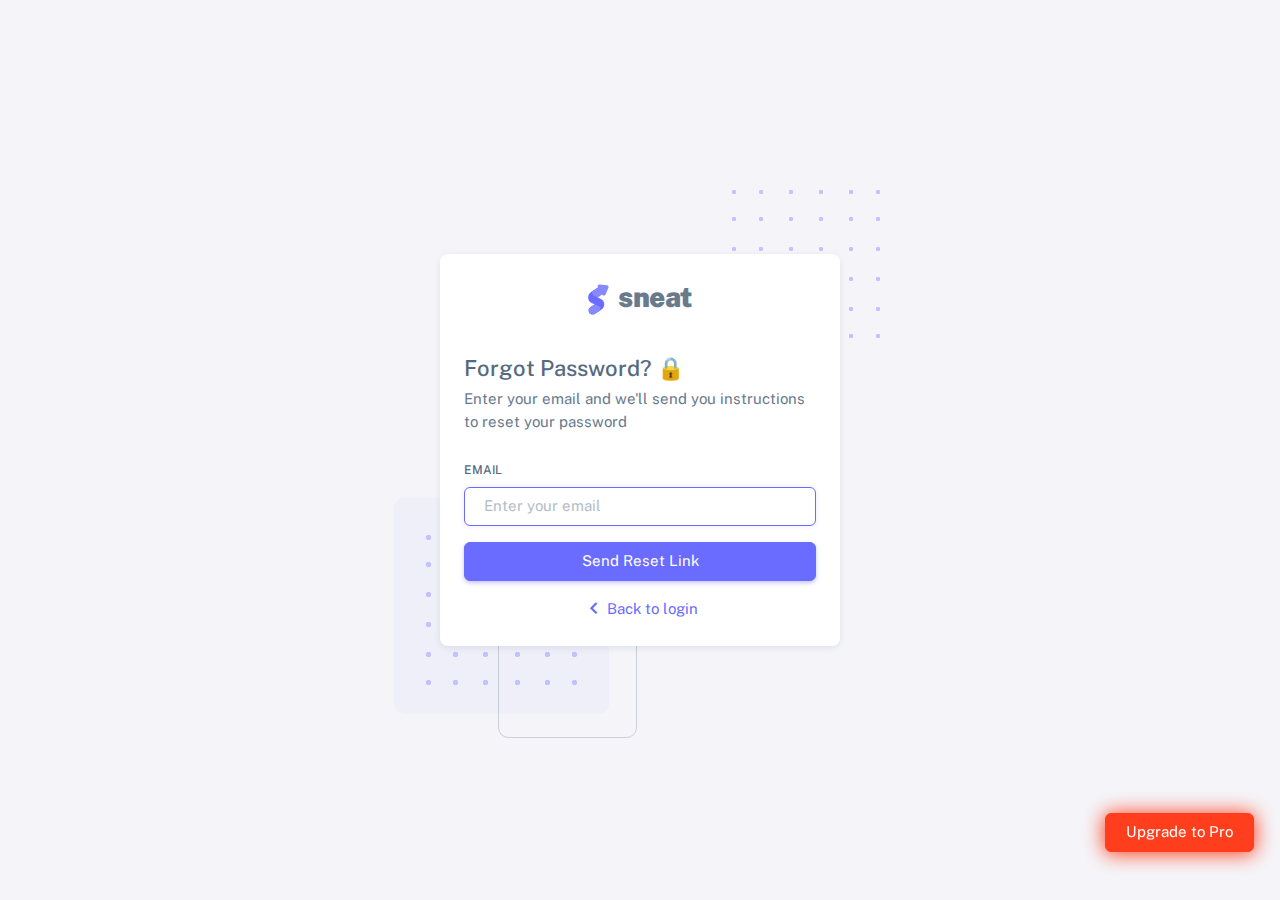
<file: html/auth-forgot-password-basic.html>
<!DOCTYPE html>

<!-- =========================================================
* Sneat - Bootstrap 5 HTML Admin Template - Pro | v1.0.0
==============================================================

* Product Page: https://themeselection.com/products/sneat-bootstrap-html-admin-template/
* Created by: ThemeSelection
* License: You must have a valid license purchased in order to legally use the theme for your project.
* Copyright ThemeSelection (https://themeselection.com)

=========================================================
 -->
<!-- beautify ignore:start -->
<html
  lang="en"
  class="light-style customizer-hide"
  dir="ltr"
  data-theme="theme-default"
  data-assets-path="../assets/"
  data-template="vertical-menu-template-free"
>
  <head>
    <meta charset="utf-8" />
    <meta
      name="viewport"
      content="width=device-width, initial-scale=1.0, user-scalable=no, minimum-scale=1.0, maximum-scale=1.0"
    />

    <title>Forgot Password Basic - Pages | Sneat - Bootstrap 5 HTML Admin Template - Pro</title>

    <meta name="description" content="" />

    <!-- Favicon -->
    <link rel="icon" type="image/x-icon" href="../assets/img/favicon/favicon.ico" />

    <!-- Fonts -->
    <link rel="preconnect" href="https://fonts.googleapis.com" />
    <link rel="preconnect" href="https://fonts.gstatic.com" crossorigin />
    <link
      href="https://fonts.googleapis.com/css2?family=Public+Sans:ital,wght@0,300;0,400;0,500;0,600;0,700;1,300;1,400;1,500;1,600;1,700&display=swap"
      rel="stylesheet"
    />

    <!-- Icons. Uncomment required icon fonts -->
    <link rel="stylesheet" href="../assets/vendor/fonts/boxicons.css" />

    <!-- Core CSS -->
    <link rel="stylesheet" href="../assets/vendor/css/core.css" class="template-customizer-core-css" />
    <link rel="stylesheet" href="../assets/vendor/css/theme-default.css" class="template-customizer-theme-css" />
    <link rel="stylesheet" href="../assets/css/demo.css" />

    <!-- Vendors CSS -->
    <link rel="stylesheet" href="../assets/vendor/libs/perfect-scrollbar/perfect-scrollbar.css" />

    <!-- Page CSS -->
    <!-- Page -->
    <link rel="stylesheet" href="../assets/vendor/css/pages/page-auth.css" />
    <!-- Helpers -->
    <script src="../assets/vendor/js/helpers.js"></script>

    <!--! Template customizer & Theme config files MUST be included after core stylesheets and helpers.js in the <head> section -->
    <!--? Config:  Mandatory theme config file contain global vars & default theme options, Set your preferred theme option in this file.  -->
    <script src="../assets/js/config.js"></script>
  </head>

  <body>
    <!-- Content -->

    <div class="container-xxl">
      <div class="authentication-wrapper authentication-basic container-p-y">
        <div class="authentication-inner py-4">
          <!-- Forgot Password -->
          <div class="card">
            <div class="card-body">
              <!-- Logo -->
              <div class="app-brand justify-content-center">
                <a href="index.html" class="app-brand-link gap-2">
                  <span class="app-brand-logo demo">
                    <svg
                      width="25"
                      viewBox="0 0 25 42"
                      version="1.1"
                      xmlns="http://www.w3.org/2000/svg"
                      xmlns:xlink="http://www.w3.org/1999/xlink"
                    >
                      <defs>
                        <path
                          d="M13.7918663,0.358365126 L3.39788168,7.44174259 C0.566865006,9.69408886 -0.379795268,12.4788597 0.557900856,15.7960551 C0.68998853,16.2305145 1.09562888,17.7872135 3.12357076,19.2293357 C3.8146334,19.7207684 5.32369333,20.3834223 7.65075054,21.2172976 L7.59773219,21.2525164 L2.63468769,24.5493413 C0.445452254,26.3002124 0.0884951797,28.5083815 1.56381646,31.1738486 C2.83770406,32.8170431 5.20850219,33.2640127 7.09180128,32.5391577 C8.347334,32.0559211 11.4559176,30.0011079 16.4175519,26.3747182 C18.0338572,24.4997857 18.6973423,22.4544883 18.4080071,20.2388261 C17.963753,17.5346866 16.1776345,15.5799961 13.0496516,14.3747546 L10.9194936,13.4715819 L18.6192054,7.984237 L13.7918663,0.358365126 Z"
                          id="path-1"
                        ></path>
                        <path
                          d="M5.47320593,6.00457225 C4.05321814,8.216144 4.36334763,10.0722806 6.40359441,11.5729822 C8.61520715,12.571656 10.0999176,13.2171421 10.8577257,13.5094407 L15.5088241,14.433041 L18.6192054,7.984237 C15.5364148,3.11535317 13.9273018,0.573395879 13.7918663,0.358365126 C13.5790555,0.511491653 10.8061687,2.3935607 5.47320593,6.00457225 Z"
                          id="path-3"
                        ></path>
                        <path
                          d="M7.50063644,21.2294429 L12.3234468,23.3159332 C14.1688022,24.7579751 14.397098,26.4880487 13.008334,28.506154 C11.6195701,30.5242593 10.3099883,31.790241 9.07958868,32.3040991 C5.78142938,33.4346997 4.13234973,34 4.13234973,34 C4.13234973,34 2.75489982,33.0538207 2.37032616e-14,31.1614621 C-0.55822714,27.8186216 -0.55822714,26.0572515 -4.05231404e-15,25.8773518 C0.83734071,25.6075023 2.77988457,22.8248993 3.3049379,22.52991 C3.65497346,22.3332504 5.05353963,21.8997614 7.50063644,21.2294429 Z"
                          id="path-4"
                        ></path>
                        <path
                          d="M20.6,7.13333333 L25.6,13.8 C26.2627417,14.6836556 26.0836556,15.9372583 25.2,16.6 C24.8538077,16.8596443 24.4327404,17 24,17 L14,17 C12.8954305,17 12,16.1045695 12,15 C12,14.5672596 12.1403557,14.1461923 12.4,13.8 L17.4,7.13333333 C18.0627417,6.24967773 19.3163444,6.07059163 20.2,6.73333333 C20.3516113,6.84704183 20.4862915,6.981722 20.6,7.13333333 Z"
                          id="path-5"
                        ></path>
                      </defs>
                      <g id="g-app-brand" stroke="none" stroke-width="1" fill="none" fill-rule="evenodd">
                        <g id="Brand-Logo" transform="translate(-27.000000, -15.000000)">
                          <g id="Icon" transform="translate(27.000000, 15.000000)">
                            <g id="Mask" transform="translate(0.000000, 8.000000)">
                              <mask id="mask-2" fill="white">
                                <use xlink:href="#path-1"></use>
                              </mask>
                              <use fill="#696cff" xlink:href="#path-1"></use>
                              <g id="Path-3" mask="url(#mask-2)">
                                <use fill="#696cff" xlink:href="#path-3"></use>
                                <use fill-opacity="0.2" fill="#FFFFFF" xlink:href="#path-3"></use>
                              </g>
                              <g id="Path-4" mask="url(#mask-2)">
                                <use fill="#696cff" xlink:href="#path-4"></use>
                                <use fill-opacity="0.2" fill="#FFFFFF" xlink:href="#path-4"></use>
                              </g>
                            </g>
                            <g
                              id="Triangle"
                              transform="translate(19.000000, 11.000000) rotate(-300.000000) translate(-19.000000, -11.000000) "
                            >
                              <use fill="#696cff" xlink:href="#path-5"></use>
                              <use fill-opacity="0.2" fill="#FFFFFF" xlink:href="#path-5"></use>
                            </g>
                          </g>
                        </g>
                      </g>
                    </svg>
                  </span>
                  <span class="app-brand-text demo text-body fw-bolder">Sneat</span>
                </a>
              </div>
              <!-- /Logo -->
              <h4 class="mb-2">Forgot Password? 🔒</h4>
              <p class="mb-4">Enter your email and we'll send you instructions to reset your password</p>
              <form id="formAuthentication" class="mb-3" action="index.html" method="POST">
                <div class="mb-3">
                  <label for="email" class="form-label">Email</label>
                  <input
                    type="text"
                    class="form-control"
                    id="email"
                    name="email"
                    placeholder="Enter your email"
                    autofocus
                  />
                </div>
                <button class="btn btn-primary d-grid w-100">Send Reset Link</button>
              </form>
              <div class="text-center">
                <a href="auth-login-basic.html" class="d-flex align-items-center justify-content-center">
                  <i class="bx bx-chevron-left scaleX-n1-rtl bx-sm"></i>
                  Back to login
                </a>
              </div>
            </div>
          </div>
          <!-- /Forgot Password -->
        </div>
      </div>
    </div>

    <!-- / Content -->

    <div class="buy-now">
      <a
        href="https://themeselection.com/products/sneat-bootstrap-html-admin-template/"
        target="_blank"
        class="btn btn-danger btn-buy-now"
        >Upgrade to Pro</a
      >
    </div>

    <!-- Core JS -->
    <!-- build:js assets/vendor/js/core.js -->
    <script src="../assets/vendor/libs/jquery/jquery.js"></script>
    <script src="../assets/vendor/libs/popper/popper.js"></script>
    <script src="../assets/vendor/js/bootstrap.js"></script>
    <script src="../assets/vendor/libs/perfect-scrollbar/perfect-scrollbar.js"></script>

    <script src="../assets/vendor/js/menu.js"></script>
    <!-- endbuild -->

    <!-- Vendors JS -->

    <!-- Main JS -->
    <script src="../assets/js/main.js"></script>

    <!-- Page JS -->

    <!-- Place this tag in your head or just before your close body tag. -->
    <script async defer src="https://buttons.github.io/buttons.js"></script>
  </body>
</html>
</file>
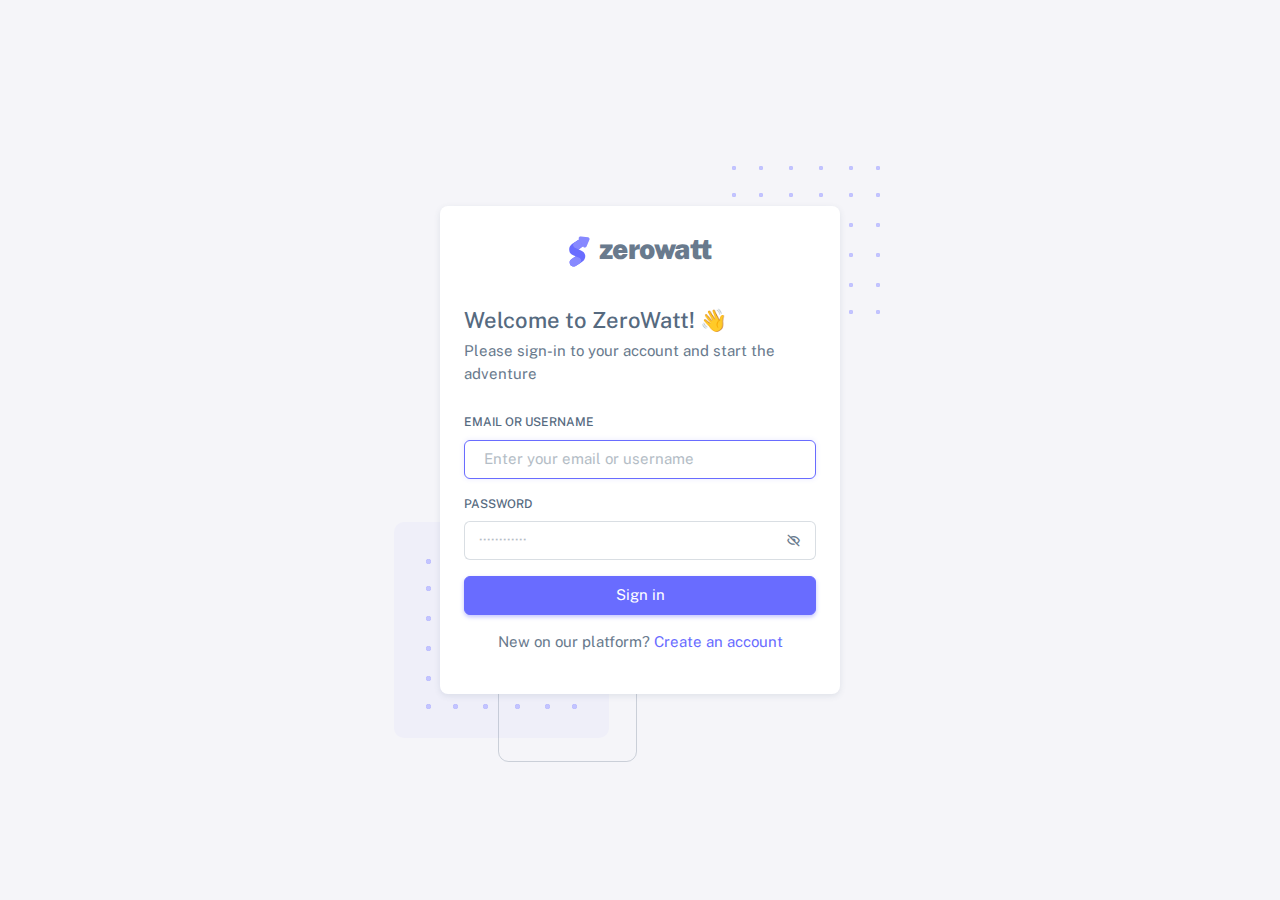
<file: html/auth-login-basic.html>
<!DOCTYPE html>

<!-- =========================================================
* Sneat - Bootstrap 5 HTML Admin Template - Pro | v1.0.0
==============================================================

* Product Page: https://themeselection.com/products/sneat-bootstrap-html-admin-template/
* Created by: ThemeSelection
* License: You must have a valid license purchased in order to legally use the theme for your project.
* Copyright ThemeSelection (https://themeselection.com)

=========================================================
 -->
<!-- beautify ignore:start -->
<html
  lang="en"
  class="light-style customizer-hide"
  dir="ltr"
  data-theme="theme-default"
  data-assets-path="../assets/"
  data-template="vertical-menu-template-free"
>
  <head>
    <meta charset="utf-8" />
    <meta
      name="viewport"
      content="width=device-width, initial-scale=1.0, user-scalable=no, minimum-scale=1.0, maximum-scale=1.0"
    />

    <title>Login Basic - Pages | Sneat - Bootstrap 5 HTML Admin Template - Pro</title>

    <meta name="description" content="" />

    <!-- Favicon -->
    <link rel="icon" type="image/x-icon" href="../assets/img/favicon/favicon.ico" />

    <!-- Fonts -->
    <link rel="preconnect" href="https://fonts.googleapis.com" />
    <link rel="preconnect" href="https://fonts.gstatic.com" crossorigin />
    <link
      href="https://fonts.googleapis.com/css2?family=Public+Sans:ital,wght@0,300;0,400;0,500;0,600;0,700;1,300;1,400;1,500;1,600;1,700&display=swap"
      rel="stylesheet"
    />

    <!-- Icons. Uncomment required icon fonts -->
    <link rel="stylesheet" href="../assets/vendor/fonts/boxicons.css" />

    <!-- Core CSS -->
    <link rel="stylesheet" href="../assets/vendor/css/core.css" class="template-customizer-core-css" />
    <link rel="stylesheet" href="../assets/vendor/css/theme-default.css" class="template-customizer-theme-css" />
    <link rel="stylesheet" href="../assets/css/demo.css" />

    <!-- Vendors CSS -->
    <link rel="stylesheet" href="../assets/vendor/libs/perfect-scrollbar/perfect-scrollbar.css" />

    <!-- Page CSS -->
    <!-- Page -->
    <link rel="stylesheet" href="../assets/vendor/css/pages/page-auth.css" />
    <!-- Helpers -->
    <script src="../assets/vendor/js/helpers.js"></script>

    <!--! Template customizer & Theme config files MUST be included after core stylesheets and helpers.js in the <head> section -->
    <!--? Config:  Mandatory theme config file contain global vars & default theme options, Set your preferred theme option in this file.  -->
    <script src="../assets/js/config.js"></script>
  </head>

  <body>
    <!-- Content -->

    <div class="container-xxl">
      <div class="authentication-wrapper authentication-basic container-p-y">
        <div class="authentication-inner">
          <!-- Register -->
          <div class="card">
            <div class="card-body">
              <!-- Logo -->
              <div class="app-brand justify-content-center">
                <a href="index.html" class="app-brand-link gap-2">
                  <span class="app-brand-logo demo">
                    <svg
                      width="25"
                      viewBox="0 0 25 42"
                      version="1.1"
                      xmlns="http://www.w3.org/2000/svg"
                      xmlns:xlink="http://www.w3.org/1999/xlink"
                    >
                      <defs>
                        <path
                          d="M13.7918663,0.358365126 L3.39788168,7.44174259 C0.566865006,9.69408886 -0.379795268,12.4788597 0.557900856,15.7960551 C0.68998853,16.2305145 1.09562888,17.7872135 3.12357076,19.2293357 C3.8146334,19.7207684 5.32369333,20.3834223 7.65075054,21.2172976 L7.59773219,21.2525164 L2.63468769,24.5493413 C0.445452254,26.3002124 0.0884951797,28.5083815 1.56381646,31.1738486 C2.83770406,32.8170431 5.20850219,33.2640127 7.09180128,32.5391577 C8.347334,32.0559211 11.4559176,30.0011079 16.4175519,26.3747182 C18.0338572,24.4997857 18.6973423,22.4544883 18.4080071,20.2388261 C17.963753,17.5346866 16.1776345,15.5799961 13.0496516,14.3747546 L10.9194936,13.4715819 L18.6192054,7.984237 L13.7918663,0.358365126 Z"
                          id="path-1"
                        ></path>
                        <path
                          d="M5.47320593,6.00457225 C4.05321814,8.216144 4.36334763,10.0722806 6.40359441,11.5729822 C8.61520715,12.571656 10.0999176,13.2171421 10.8577257,13.5094407 L15.5088241,14.433041 L18.6192054,7.984237 C15.5364148,3.11535317 13.9273018,0.573395879 13.7918663,0.358365126 C13.5790555,0.511491653 10.8061687,2.3935607 5.47320593,6.00457225 Z"
                          id="path-3"
                        ></path>
                        <path
                          d="M7.50063644,21.2294429 L12.3234468,23.3159332 C14.1688022,24.7579751 14.397098,26.4880487 13.008334,28.506154 C11.6195701,30.5242593 10.3099883,31.790241 9.07958868,32.3040991 C5.78142938,33.4346997 4.13234973,34 4.13234973,34 C4.13234973,34 2.75489982,33.0538207 2.37032616e-14,31.1614621 C-0.55822714,27.8186216 -0.55822714,26.0572515 -4.05231404e-15,25.8773518 C0.83734071,25.6075023 2.77988457,22.8248993 3.3049379,22.52991 C3.65497346,22.3332504 5.05353963,21.8997614 7.50063644,21.2294429 Z"
                          id="path-4"
                        ></path>
                        <path
                          d="M20.6,7.13333333 L25.6,13.8 C26.2627417,14.6836556 26.0836556,15.9372583 25.2,16.6 C24.8538077,16.8596443 24.4327404,17 24,17 L14,17 C12.8954305,17 12,16.1045695 12,15 C12,14.5672596 12.1403557,14.1461923 12.4,13.8 L17.4,7.13333333 C18.0627417,6.24967773 19.3163444,6.07059163 20.2,6.73333333 C20.3516113,6.84704183 20.4862915,6.981722 20.6,7.13333333 Z"
                          id="path-5"
                        ></path>
                      </defs>
                      <g id="g-app-brand" stroke="none" stroke-width="1" fill="none" fill-rule="evenodd">
                        <g id="Brand-Logo" transform="translate(-27.000000, -15.000000)">
                          <g id="Icon" transform="translate(27.000000, 15.000000)">
                            <g id="Mask" transform="translate(0.000000, 8.000000)">
                              <mask id="mask-2" fill="white">
                                <use xlink:href="#path-1"></use>
                              </mask>
                              <use fill="#696cff" xlink:href="#path-1"></use>
                              <g id="Path-3" mask="url(#mask-2)">
                                <use fill="#696cff" xlink:href="#path-3"></use>
                                <use fill-opacity="0.2" fill="#FFFFFF" xlink:href="#path-3"></use>
                              </g>
                              <g id="Path-4" mask="url(#mask-2)">
                                <use fill="#696cff" xlink:href="#path-4"></use>
                                <use fill-opacity="0.2" fill="#FFFFFF" xlink:href="#path-4"></use>
                              </g>
                            </g>
                            <g
                              id="Triangle"
                              transform="translate(19.000000, 11.000000) rotate(-300.000000) translate(-19.000000, -11.000000) "
                            >
                              <use fill="#696cff" xlink:href="#path-5"></use>
                              <use fill-opacity="0.2" fill="#FFFFFF" xlink:href="#path-5"></use>
                            </g>
                          </g>
                        </g>
                      </g>
                    </svg>
                  </span>
                  <span class="app-brand-text demo text-body fw-bolder">ZeroWatt</span>
                </a>
              </div>
              <!-- /Logo -->
              <h4 class="mb-2">Welcome to ZeroWatt! 👋</h4>
              <p class="mb-4">Please sign-in to your account and start the adventure</p>

              <form id="formAuthentication" class="mb-3" action="index.html" method="POST">
                <div class="mb-3">
                  <label for="email" class="form-label">Email or Username</label>
                  <input
                    type="text"
                    class="form-control"
                    id="email"
                    name="email-username"
                    placeholder="Enter your email or username"
                    autofocus
                  />
                </div>
                <div class="mb-3 form-password-toggle">
                  <div class="d-flex justify-content-between">
                    <label class="form-label" for="password">Password</label>
                    <!-- <a href="auth-forgot-password-basic.html">
                      <small>Forgot Password?</small>
                    </a> -->
                  </div>
                  <div class="input-group input-group-merge">
                    <input
                      type="password"
                      id="password"
                      class="form-control"
                      name="password"
                      placeholder="&#xb7;&#xb7;&#xb7;&#xb7;&#xb7;&#xb7;&#xb7;&#xb7;&#xb7;&#xb7;&#xb7;&#xb7;"
                      aria-describedby="password"
                    />
                    <span class="input-group-text cursor-pointer"><i class="bx bx-hide"></i></span>
                  </div>
                </div>
                <div class="mb-3">
                  <!-- <div class="form-check">
                    <input class="form-check-input" type="checkbox" id="remember-me" />
                    <label class="form-check-label" for="remember-me"> Remember Me </label>
                  </div> -->
                </div>
                <div class="mb-3">
                  <button class="btn btn-primary d-grid w-100" type="submit">Sign in</button>
                </div>
              </form>

              <p class="text-center">
                <span>New on our platform?</span>
                <a href="auth-register-basic.html">
                  <span>Create an account</span>
                </a>
              </p>
            </div>
          </div>
          <!-- /Register -->
        </div>
      </div>
    </div>

    <!-- / Content -->

    <!-- <div class="buy-now">
      <a
        href="https://themeselection.com/products/sneat-bootstrap-html-admin-template/"
        target="_blank"
        class="btn btn-danger btn-buy-now"
        >Upgrade to Pro</a
      >
    </div> -->

    <!-- Core JS -->
    <!-- build:js assets/vendor/js/core.js -->
    <script src="../assets/vendor/libs/jquery/jquery.js"></script>
    <script src="../assets/vendor/libs/popper/popper.js"></script>
    <script src="../assets/vendor/js/bootstrap.js"></script>
    <script src="../assets/vendor/libs/perfect-scrollbar/perfect-scrollbar.js"></script>

    <script src="../assets/vendor/js/menu.js"></script>
    <!-- endbuild -->

    <!-- Vendors JS -->

    <!-- Main JS -->
    <script src="../assets/js/main.js"></script>

    <!-- Page JS -->

    <!-- Place this tag in your head or just before your close body tag. -->
    <script async defer src="https://buttons.github.io/buttons.js"></script>
  </body>
</html>
</file>
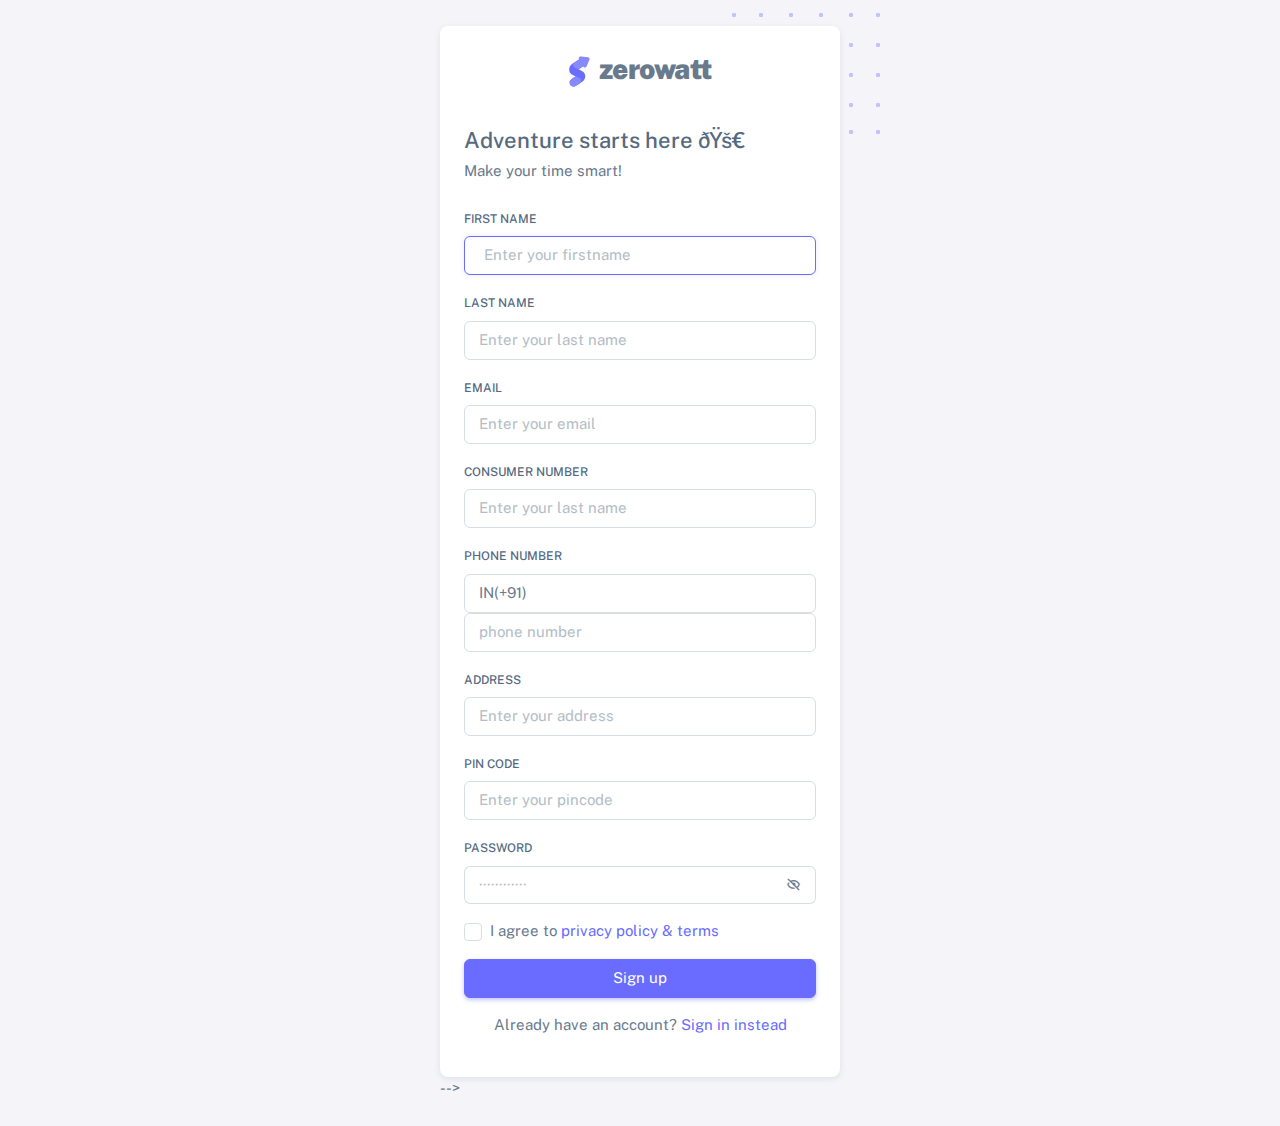
<file: html/auth-register-basic.html>
<!DOCTYPE html>

<!-- =========================================================
* Sneat - Bootstrap 5 HTML Admin Template - Pro | v1.0.0
==============================================================

* Product Page: https://themeselection.com/products/sneat-bootstrap-html-admin-template/
* Created by: ThemeSelection
* License: You must have a valid license purchased in order to legally use the theme for your project.
* Copyright ThemeSelection (https://themeselection.com)

=========================================================
 -->
<!-- beautify ignore:start -->
<!-- <html
  lang="en"
  class="light-style customizer-hide"
  dir="ltr"
  data-theme="theme-default"
  data-assets-path="../assets/"
  data-template="vertical-menu-template-free"
>
  <head>
    <meta charset="utf-8" />
    <meta
      name="viewport"
      content="width=device-width, initial-scale=1.0, user-scalable=no, minimum-scale=1.0, maximum-scale=1.0"
    />

    <title>Register Basic - Pages | Sneat - Bootstrap 5 HTML Admin Template - Pro</title>

    <meta name="description" content="" />

    <!-- Favicon -->
    <link rel="icon" type="image/x-icon" href="../assets/img/favicon/favicon.ico" />

    <!-- Fonts -->
    <link rel="preconnect" href="https://fonts.googleapis.com" />
    <link rel="preconnect" href="https://fonts.gstatic.com" crossorigin />
    <link
      href="https://fonts.googleapis.com/css2?family=Public+Sans:ital,wght@0,300;0,400;0,500;0,600;0,700;1,300;1,400;1,500;1,600;1,700&display=swap"
      rel="stylesheet"
    />

    <!-- Icons. Uncomment required icon fonts -->
    <link rel="stylesheet" href="../assets/vendor/fonts/boxicons.css" />

    <!-- Core CSS -->
    <link rel="stylesheet" href="../assets/vendor/css/core.css" class="template-customizer-core-css" />
    <link rel="stylesheet" href="../assets/vendor/css/theme-default.css" class="template-customizer-theme-css" />
    <link rel="stylesheet" href="../assets/css/demo.css" />

    <!-- Vendors CSS -->
    <link rel="stylesheet" href="../assets/vendor/libs/perfect-scrollbar/perfect-scrollbar.css" />

    <!-- Page CSS -->
    <!-- Page -->
    <link rel="stylesheet" href="../assets/vendor/css/pages/page-auth.css" />
    <!-- Helpers -->
    <script src="../assets/vendor/js/helpers.js"></script>

    <!--! Template customizer & Theme config files MUST be included after core stylesheets and helpers.js in the <head> section -->
    <!--? Config:  Mandatory theme config file contain global vars & default theme options, Set your preferred theme option in this file.  -->
    <script src="../assets/js/config.js"></script>
  </head>

  <body>
    <!-- Content -->

    <div class="container-xxl">
      <div class="authentication-wrapper authentication-basic container-p-y">
        <div class="authentication-inner">
          <!-- Register Card -->
          <div class="card">
            <div class="card-body">
              <!-- Logo -->
              <div class="app-brand justify-content-center">
                <a href="index.html" class="app-brand-link gap-2">
                  <span class="app-brand-logo demo">
                    <svg
                      width="25"
                      viewBox="0 0 25 42"
                      version="1.1"
                      xmlns="http://www.w3.org/2000/svg"
                      xmlns:xlink="http://www.w3.org/1999/xlink"
                    >
                      <defs>
                        <path
                          d="M13.7918663,0.358365126 L3.39788168,7.44174259 C0.566865006,9.69408886 -0.379795268,12.4788597 0.557900856,15.7960551 C0.68998853,16.2305145 1.09562888,17.7872135 3.12357076,19.2293357 C3.8146334,19.7207684 5.32369333,20.3834223 7.65075054,21.2172976 L7.59773219,21.2525164 L2.63468769,24.5493413 C0.445452254,26.3002124 0.0884951797,28.5083815 1.56381646,31.1738486 C2.83770406,32.8170431 5.20850219,33.2640127 7.09180128,32.5391577 C8.347334,32.0559211 11.4559176,30.0011079 16.4175519,26.3747182 C18.0338572,24.4997857 18.6973423,22.4544883 18.4080071,20.2388261 C17.963753,17.5346866 16.1776345,15.5799961 13.0496516,14.3747546 L10.9194936,13.4715819 L18.6192054,7.984237 L13.7918663,0.358365126 Z"
                          id="path-1"
                        ></path>
                        <path
                          d="M5.47320593,6.00457225 C4.05321814,8.216144 4.36334763,10.0722806 6.40359441,11.5729822 C8.61520715,12.571656 10.0999176,13.2171421 10.8577257,13.5094407 L15.5088241,14.433041 L18.6192054,7.984237 C15.5364148,3.11535317 13.9273018,0.573395879 13.7918663,0.358365126 C13.5790555,0.511491653 10.8061687,2.3935607 5.47320593,6.00457225 Z"
                          id="path-3"
                        ></path>
                        <path
                          d="M7.50063644,21.2294429 L12.3234468,23.3159332 C14.1688022,24.7579751 14.397098,26.4880487 13.008334,28.506154 C11.6195701,30.5242593 10.3099883,31.790241 9.07958868,32.3040991 C5.78142938,33.4346997 4.13234973,34 4.13234973,34 C4.13234973,34 2.75489982,33.0538207 2.37032616e-14,31.1614621 C-0.55822714,27.8186216 -0.55822714,26.0572515 -4.05231404e-15,25.8773518 C0.83734071,25.6075023 2.77988457,22.8248993 3.3049379,22.52991 C3.65497346,22.3332504 5.05353963,21.8997614 7.50063644,21.2294429 Z"
                          id="path-4"
                        ></path>
                        <path
                          d="M20.6,7.13333333 L25.6,13.8 C26.2627417,14.6836556 26.0836556,15.9372583 25.2,16.6 C24.8538077,16.8596443 24.4327404,17 24,17 L14,17 C12.8954305,17 12,16.1045695 12,15 C12,14.5672596 12.1403557,14.1461923 12.4,13.8 L17.4,7.13333333 C18.0627417,6.24967773 19.3163444,6.07059163 20.2,6.73333333 C20.3516113,6.84704183 20.4862915,6.981722 20.6,7.13333333 Z"
                          id="path-5"
                        ></path>
                      </defs>
                      <g id="g-app-brand" stroke="none" stroke-width="1" fill="none" fill-rule="evenodd">
                        <g id="Brand-Logo" transform="translate(-27.000000, -15.000000)">
                          <g id="Icon" transform="translate(27.000000, 15.000000)">
                            <g id="Mask" transform="translate(0.000000, 8.000000)">
                              <mask id="mask-2" fill="white">
                                <use xlink:href="#path-1"></use>
                              </mask>
                              <use fill="#696cff" xlink:href="#path-1"></use>
                              <g id="Path-3" mask="url(#mask-2)">
                                <use fill="#696cff" xlink:href="#path-3"></use>
                                <use fill-opacity="0.2" fill="#FFFFFF" xlink:href="#path-3"></use>
                              </g>
                              <g id="Path-4" mask="url(#mask-2)">
                                <use fill="#696cff" xlink:href="#path-4"></use>
                                <use fill-opacity="0.2" fill="#FFFFFF" xlink:href="#path-4"></use>
                              </g>
                            </g>
                            <g
                              id="Triangle"
                              transform="translate(19.000000, 11.000000) rotate(-300.000000) translate(-19.000000, -11.000000) "
                            >
                              <use fill="#696cff" xlink:href="#path-5"></use>
                              <use fill-opacity="0.2" fill="#FFFFFF" xlink:href="#path-5"></use>
                            </g>
                          </g>
                        </g>
                      </g>
                    </svg>
                  </span>
                  <span class="app-brand-text demo text-body fw-bolder">ZeroWatt</span>
                </a>
              </div>
              <!-- /Logo -->
              <h4 class="mb-2">Adventure starts here 🚀</h4>
              <p class="mb-4">Make your time smart!</p>

              <form id="formAuthentication" class="mb-3" action="index.html" method="POST">
                <div class="mb-3">
                  <label for="username" class="form-label">First Name</label>
                  <input
                    type="text"
                    class="form-control"
                    id="firstname"
                    name="firstname"
                    placeholder="Enter your firstname"
                    autofocus
                  />
                </div>
                <div class="mb-3">
                  <label for="username" class="form-label">Last Name</label>
                  <input
                    type="text"
                    class="form-control"
                    id="lastname"
                    name="lastname"
                    placeholder="Enter your last name"
                    autofocus
                  />
                </div>
                <div class="mb-3">
                  <label for="email" class="form-label">Email</label>
                  <input type="text" class="form-control" id="email" name="email" placeholder="Enter your email" />
                </div>
                <div class="mb-3">
                  <label for="username" class="form-label">Consumer Number</label>
                  <input
                    type="text"
                    class="form-control"
                    id="lastname"
                    name="lastname"
                    placeholder="Enter your last name"
                    autofocus
                  />
                </div>
                  <div class="mb-3">
                    <label for="username" class="form-label">Phone Number</label>
                    <span class="input-group-text">IN(+91)</span>
                    <input
                      type="text"
                      class="form-control"
                      id="lastname"
                      name="lastname"
                      placeholder="phone number"
                      autofocus
                    />
                  </div>
                  <div class="mb-3">
                    <label for="username" class="form-label">Address</label>
                    <input
                      type="text"
                      class="form-control"
                      id="lastname"
                      name="lastname"
                      placeholder="Enter your address"
                      autofocus
                    />
                  </div>
                  <div class="mb-3">
                    <label for="username" class="form-label">Pin code</label>
                    <input
                      type="text"
                      class="form-control"
                      id="lastname"
                      name="lastname"
                      placeholder="Enter your pincode"
                      autofocus
                    />
                  </div>
                <div class="mb-3 form-password-toggle">
                  <label class="form-label" for="password">Password</label>
                  <div class="input-group input-group-merge">
                    <input
                      type="password"
                      id="password"
                      class="form-control"
                      name="password"
                      placeholder="&#xb7;&#xb7;&#xb7;&#xb7;&#xb7;&#xb7;&#xb7;&#xb7;&#xb7;&#xb7;&#xb7;&#xb7;"
                      aria-describedby="password"
                    />
                    <span class="input-group-text cursor-pointer"><i class="bx bx-hide"></i></span>
                  </div>
                </div>

                <div class="mb-3">
                  <div class="form-check">
                    <input class="form-check-input" type="checkbox" id="terms-conditions" name="terms" />
                    <label class="form-check-label" for="terms-conditions">
                      I agree to
                      <a href="javascript:void(0);">privacy policy & terms</a>
                    </label>
                  </div>
                </div>
                <button class="btn btn-primary d-grid w-100">Sign up</button>
              </form>

              <p class="text-center">
                <span>Already have an account?</span>
                <a href="auth-login-basic.html">
                  <span>Sign in instead</span>
                </a>
              </p>
            </div>
          </div> -->
          <!-- Register Card -->
        <!-- </div>
      </div>
    </div> -->

    <!-- / Content -->

    <!-- <div class="buy-now">
      <a
        href="https://themeselection.com/products/sneat-bootstrap-html-admin-template/"
        target="_blank"
        class="btn btn-danger btn-buy-now"
        >Upgrade to Pro</a
      >
    </div> -->

    <!-- Core JS -->
    <!-- build:js assets/vendor/js/core.js -->
    <!-- <script src="../assets/vendor/libs/jquery/jquery.js"></script>
    <script src="../assets/vendor/libs/popper/popper.js"></script>
    <script src="../assets/vendor/js/bootstrap.js"></script>
    <script src="../assets/vendor/libs/perfect-scrollbar/perfect-scrollbar.js"></script>

    <script src="../assets/vendor/js/menu.js"></script>
    endbuild -->

    <!-- Vendors JS -->

    <!-- Main JS -->
    <!-- <script src="../assets/js/main.js"></script> -->

    <!-- Page JS -->

    <!-- Place this tag in your head or just before your close body tag. -->
    <!-- <script async defer src="https://buttons.github.io/buttons.js"></script>
  </body>
</html> -->
</file>
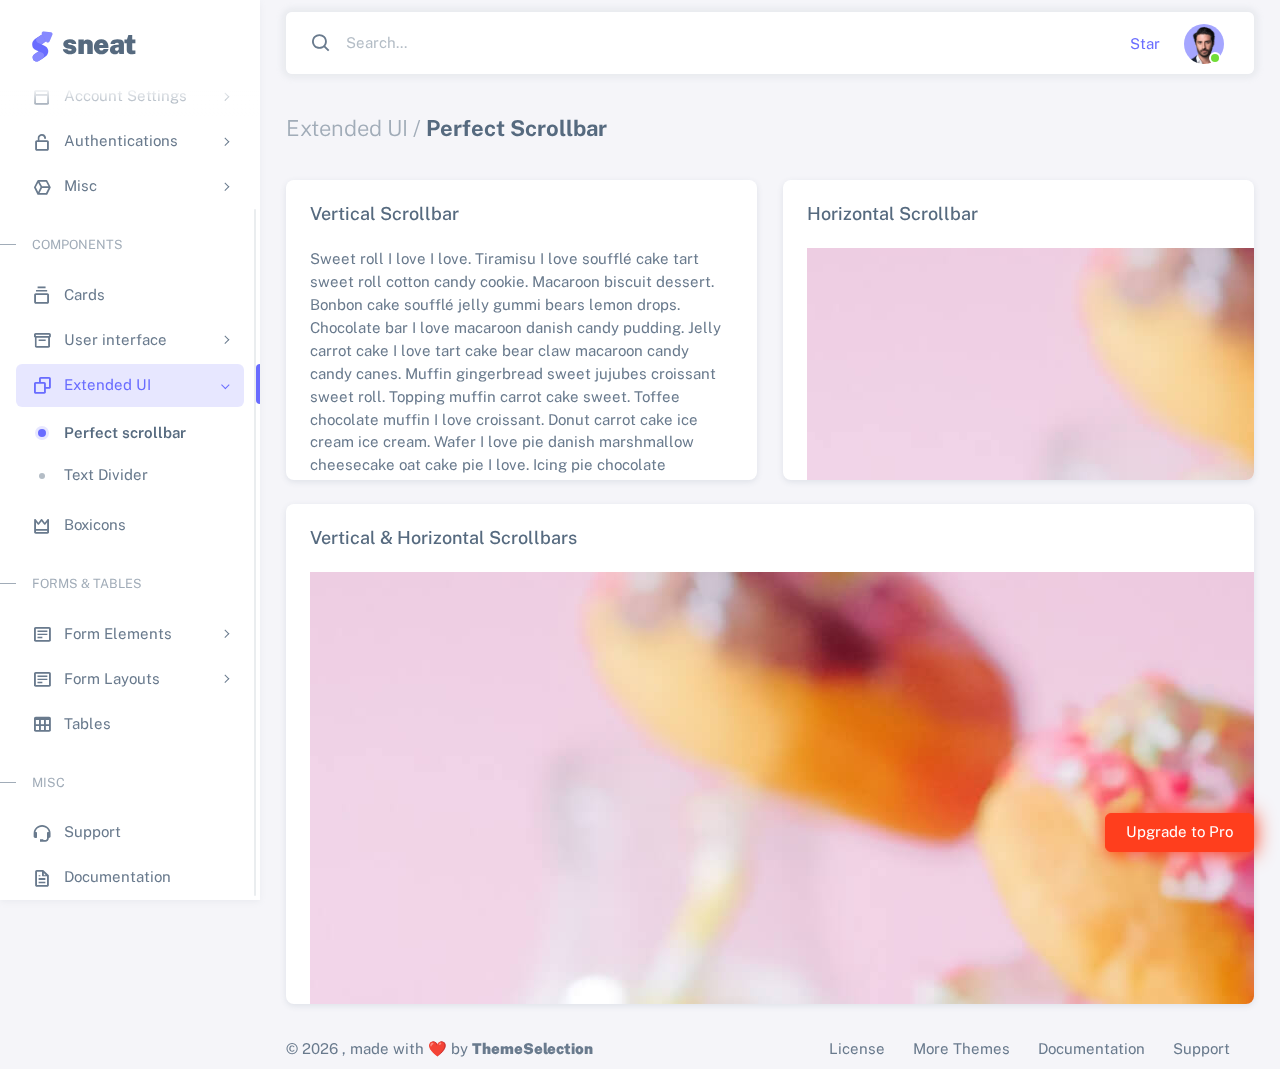
<file: html/extended-ui-perfect-scrollbar.html>
<!DOCTYPE html>

<!-- =========================================================
* Sneat - Bootstrap 5 HTML Admin Template - Pro | v1.0.0
==============================================================

* Product Page: https://themeselection.com/products/sneat-bootstrap-html-admin-template/
* Created by: ThemeSelection
* License: You must have a valid license purchased in order to legally use the theme for your project.
* Copyright ThemeSelection (https://themeselection.com)

=========================================================
 -->
<!-- beautify ignore:start -->
<html
  lang="en"
  class="light-style layout-menu-fixed"
  dir="ltr"
  data-theme="theme-default"
  data-assets-path="../assets/"
  data-template="vertical-menu-template-free"
>
  <head>
    <meta charset="utf-8" />
    <meta
      name="viewport"
      content="width=device-width, initial-scale=1.0, user-scalable=no, minimum-scale=1.0, maximum-scale=1.0"
    />

    <title>Perfect Scrollbar - Extended UI | Sneat - Bootstrap 5 HTML Admin Template - Pro</title>

    <meta name="description" content="" />

    <!-- Favicon -->
    <link rel="icon" type="image/x-icon" href="../assets/img/favicon/favicon.ico" />

    <!-- Fonts -->
    <link rel="preconnect" href="https://fonts.googleapis.com" />
    <link rel="preconnect" href="https://fonts.gstatic.com" crossorigin />
    <link
      href="https://fonts.googleapis.com/css2?family=Public+Sans:ital,wght@0,300;0,400;0,500;0,600;0,700;1,300;1,400;1,500;1,600;1,700&display=swap"
      rel="stylesheet"
    />

    <!-- Icons. Uncomment required icon fonts -->
    <link rel="stylesheet" href="../assets/vendor/fonts/boxicons.css" />

    <!-- Core CSS -->
    <link rel="stylesheet" href="../assets/vendor/css/core.css" class="template-customizer-core-css" />
    <link rel="stylesheet" href="../assets/vendor/css/theme-default.css" class="template-customizer-theme-css" />
    <link rel="stylesheet" href="../assets/css/demo.css" />

    <!-- Vendors CSS -->
    <link rel="stylesheet" href="../assets/vendor/libs/perfect-scrollbar/perfect-scrollbar.css" />

    <link rel="stylesheet" href="../assets/vendor/libs/perfect-scrollbar/perfect-scrollbar.css" />

    <!-- Page CSS -->

    <!-- Helpers -->
    <script src="../assets/vendor/js/helpers.js"></script>

    <!--! Template customizer & Theme config files MUST be included after core stylesheets and helpers.js in the <head> section -->
    <!--? Config:  Mandatory theme config file contain global vars & default theme options, Set your preferred theme option in this file.  -->
    <script src="../assets/js/config.js"></script>
  </head>

  <body>
    <!-- Layout wrapper -->
    <div class="layout-wrapper layout-content-navbar">
      <div class="layout-container">
        <!-- Menu -->

        <aside id="layout-menu" class="layout-menu menu-vertical menu bg-menu-theme">
          <div class="app-brand demo">
            <a href="index.html" class="app-brand-link">
              <span class="app-brand-logo demo">
                <svg
                  width="25"
                  viewBox="0 0 25 42"
                  version="1.1"
                  xmlns="http://www.w3.org/2000/svg"
                  xmlns:xlink="http://www.w3.org/1999/xlink"
                >
                  <defs>
                    <path
                      d="M13.7918663,0.358365126 L3.39788168,7.44174259 C0.566865006,9.69408886 -0.379795268,12.4788597 0.557900856,15.7960551 C0.68998853,16.2305145 1.09562888,17.7872135 3.12357076,19.2293357 C3.8146334,19.7207684 5.32369333,20.3834223 7.65075054,21.2172976 L7.59773219,21.2525164 L2.63468769,24.5493413 C0.445452254,26.3002124 0.0884951797,28.5083815 1.56381646,31.1738486 C2.83770406,32.8170431 5.20850219,33.2640127 7.09180128,32.5391577 C8.347334,32.0559211 11.4559176,30.0011079 16.4175519,26.3747182 C18.0338572,24.4997857 18.6973423,22.4544883 18.4080071,20.2388261 C17.963753,17.5346866 16.1776345,15.5799961 13.0496516,14.3747546 L10.9194936,13.4715819 L18.6192054,7.984237 L13.7918663,0.358365126 Z"
                      id="path-1"
                    ></path>
                    <path
                      d="M5.47320593,6.00457225 C4.05321814,8.216144 4.36334763,10.0722806 6.40359441,11.5729822 C8.61520715,12.571656 10.0999176,13.2171421 10.8577257,13.5094407 L15.5088241,14.433041 L18.6192054,7.984237 C15.5364148,3.11535317 13.9273018,0.573395879 13.7918663,0.358365126 C13.5790555,0.511491653 10.8061687,2.3935607 5.47320593,6.00457225 Z"
                      id="path-3"
                    ></path>
                    <path
                      d="M7.50063644,21.2294429 L12.3234468,23.3159332 C14.1688022,24.7579751 14.397098,26.4880487 13.008334,28.506154 C11.6195701,30.5242593 10.3099883,31.790241 9.07958868,32.3040991 C5.78142938,33.4346997 4.13234973,34 4.13234973,34 C4.13234973,34 2.75489982,33.0538207 2.37032616e-14,31.1614621 C-0.55822714,27.8186216 -0.55822714,26.0572515 -4.05231404e-15,25.8773518 C0.83734071,25.6075023 2.77988457,22.8248993 3.3049379,22.52991 C3.65497346,22.3332504 5.05353963,21.8997614 7.50063644,21.2294429 Z"
                      id="path-4"
                    ></path>
                    <path
                      d="M20.6,7.13333333 L25.6,13.8 C26.2627417,14.6836556 26.0836556,15.9372583 25.2,16.6 C24.8538077,16.8596443 24.4327404,17 24,17 L14,17 C12.8954305,17 12,16.1045695 12,15 C12,14.5672596 12.1403557,14.1461923 12.4,13.8 L17.4,7.13333333 C18.0627417,6.24967773 19.3163444,6.07059163 20.2,6.73333333 C20.3516113,6.84704183 20.4862915,6.981722 20.6,7.13333333 Z"
                      id="path-5"
                    ></path>
                  </defs>
                  <g id="g-app-brand" stroke="none" stroke-width="1" fill="none" fill-rule="evenodd">
                    <g id="Brand-Logo" transform="translate(-27.000000, -15.000000)">
                      <g id="Icon" transform="translate(27.000000, 15.000000)">
                        <g id="Mask" transform="translate(0.000000, 8.000000)">
                          <mask id="mask-2" fill="white">
                            <use xlink:href="#path-1"></use>
                          </mask>
                          <use fill="#696cff" xlink:href="#path-1"></use>
                          <g id="Path-3" mask="url(#mask-2)">
                            <use fill="#696cff" xlink:href="#path-3"></use>
                            <use fill-opacity="0.2" fill="#FFFFFF" xlink:href="#path-3"></use>
                          </g>
                          <g id="Path-4" mask="url(#mask-2)">
                            <use fill="#696cff" xlink:href="#path-4"></use>
                            <use fill-opacity="0.2" fill="#FFFFFF" xlink:href="#path-4"></use>
                          </g>
                        </g>
                        <g
                          id="Triangle"
                          transform="translate(19.000000, 11.000000) rotate(-300.000000) translate(-19.000000, -11.000000) "
                        >
                          <use fill="#696cff" xlink:href="#path-5"></use>
                          <use fill-opacity="0.2" fill="#FFFFFF" xlink:href="#path-5"></use>
                        </g>
                      </g>
                    </g>
                  </g>
                </svg>
              </span>
              <span class="app-brand-text demo menu-text fw-bolder ms-2">Sneat</span>
            </a>

            <a href="javascript:void(0);" class="layout-menu-toggle menu-link text-large ms-auto d-block d-xl-none">
              <i class="bx bx-chevron-left bx-sm align-middle"></i>
            </a>
          </div>

          <div class="menu-inner-shadow"></div>

          <ul class="menu-inner py-1">
            <!-- Dashboard -->
            <li class="menu-item">
              <a href="index.html" class="menu-link">
                <i class="menu-icon tf-icons bx bx-home-circle"></i>
                <div data-i18n="Analytics">Dashboard</div>
              </a>
            </li>

            <!-- Layouts -->
            <li class="menu-item">
              <a href="javascript:void(0);" class="menu-link menu-toggle">
                <i class="menu-icon tf-icons bx bx-layout"></i>
                <div data-i18n="Layouts">Layouts</div>
              </a>

              <ul class="menu-sub">
                <li class="menu-item">
                  <a href="layouts-without-menu.html" class="menu-link">
                    <div data-i18n="Without menu">Without menu</div>
                  </a>
                </li>
                <li class="menu-item">
                  <a href="layouts-without-navbar.html" class="menu-link">
                    <div data-i18n="Without navbar">Without navbar</div>
                  </a>
                </li>
                <li class="menu-item">
                  <a href="layouts-container.html" class="menu-link">
                    <div data-i18n="Container">Container</div>
                  </a>
                </li>
                <li class="menu-item">
                  <a href="layouts-fluid.html" class="menu-link">
                    <div data-i18n="Fluid">Fluid</div>
                  </a>
                </li>
                <li class="menu-item">
                  <a href="layouts-blank.html" class="menu-link">
                    <div data-i18n="Blank">Blank</div>
                  </a>
                </li>
              </ul>
            </li>

            <li class="menu-header small text-uppercase">
              <span class="menu-header-text">Pages</span>
            </li>
            <li class="menu-item">
              <a href="javascript:void(0);" class="menu-link menu-toggle">
                <i class="menu-icon tf-icons bx bx-dock-top"></i>
                <div data-i18n="Account Settings">Account Settings</div>
              </a>
              <ul class="menu-sub">
                <li class="menu-item">
                  <a href="pages-account-settings-account.html" class="menu-link">
                    <div data-i18n="Account">Account</div>
                  </a>
                </li>
                <li class="menu-item">
                  <a href="pages-account-settings-notifications.html" class="menu-link">
                    <div data-i18n="Notifications">Notifications</div>
                  </a>
                </li>
                <li class="menu-item">
                  <a href="pages-account-settings-connections.html" class="menu-link">
                    <div data-i18n="Connections">Connections</div>
                  </a>
                </li>
              </ul>
            </li>
            <li class="menu-item">
              <a href="javascript:void(0);" class="menu-link menu-toggle">
                <i class="menu-icon tf-icons bx bx-lock-open-alt"></i>
                <div data-i18n="Authentications">Authentications</div>
              </a>
              <ul class="menu-sub">
                <li class="menu-item">
                  <a href="auth-login-basic.html" class="menu-link" target="_blank">
                    <div data-i18n="Basic">Login</div>
                  </a>
                </li>
                <li class="menu-item">
                  <a href="auth-register-basic.html" class="menu-link" target="_blank">
                    <div data-i18n="Basic">Register</div>
                  </a>
                </li>
                <li class="menu-item">
                  <a href="auth-forgot-password-basic.html" class="menu-link" target="_blank">
                    <div data-i18n="Basic">Forgot Password</div>
                  </a>
                </li>
              </ul>
            </li>
            <li class="menu-item">
              <a href="javascript:void(0);" class="menu-link menu-toggle">
                <i class="menu-icon tf-icons bx bx-cube-alt"></i>
                <div data-i18n="Misc">Misc</div>
              </a>
              <ul class="menu-sub">
                <li class="menu-item">
                  <a href="pages-misc-error.html" class="menu-link">
                    <div data-i18n="Error">Error</div>
                  </a>
                </li>
                <li class="menu-item">
                  <a href="pages-misc-under-maintenance.html" class="menu-link">
                    <div data-i18n="Under Maintenance">Under Maintenance</div>
                  </a>
                </li>
              </ul>
            </li>
            <!-- Components -->
            <li class="menu-header small text-uppercase"><span class="menu-header-text">Components</span></li>
            <!-- Cards -->
            <li class="menu-item">
              <a href="cards-basic.html" class="menu-link">
                <i class="menu-icon tf-icons bx bx-collection"></i>
                <div data-i18n="Basic">Cards</div>
              </a>
            </li>
            <!-- User interface -->
            <li class="menu-item">
              <a href="javascript:void(0)" class="menu-link menu-toggle">
                <i class="menu-icon tf-icons bx bx-box"></i>
                <div data-i18n="User interface">User interface</div>
              </a>
              <ul class="menu-sub">
                <li class="menu-item">
                  <a href="ui-accordion.html" class="menu-link">
                    <div data-i18n="Accordion">Accordion</div>
                  </a>
                </li>
                <li class="menu-item">
                  <a href="ui-alerts.html" class="menu-link">
                    <div data-i18n="Alerts">Alerts</div>
                  </a>
                </li>
                <li class="menu-item">
                  <a href="ui-badges.html" class="menu-link">
                    <div data-i18n="Badges">Badges</div>
                  </a>
                </li>
                <li class="menu-item">
                  <a href="ui-buttons.html" class="menu-link">
                    <div data-i18n="Buttons">Buttons</div>
                  </a>
                </li>
                <li class="menu-item">
                  <a href="ui-carousel.html" class="menu-link">
                    <div data-i18n="Carousel">Carousel</div>
                  </a>
                </li>
                <li class="menu-item">
                  <a href="ui-collapse.html" class="menu-link">
                    <div data-i18n="Collapse">Collapse</div>
                  </a>
                </li>
                <li class="menu-item">
                  <a href="ui-dropdowns.html" class="menu-link">
                    <div data-i18n="Dropdowns">Dropdowns</div>
                  </a>
                </li>
                <li class="menu-item">
                  <a href="ui-footer.html" class="menu-link">
                    <div data-i18n="Footer">Footer</div>
                  </a>
                </li>
                <li class="menu-item">
                  <a href="ui-list-groups.html" class="menu-link">
                    <div data-i18n="List Groups">List groups</div>
                  </a>
                </li>
                <li class="menu-item">
                  <a href="ui-modals.html" class="menu-link">
                    <div data-i18n="Modals">Modals</div>
                  </a>
                </li>
                <li class="menu-item">
                  <a href="ui-navbar.html" class="menu-link">
                    <div data-i18n="Navbar">Navbar</div>
                  </a>
                </li>
                <li class="menu-item">
                  <a href="ui-offcanvas.html" class="menu-link">
                    <div data-i18n="Offcanvas">Offcanvas</div>
                  </a>
                </li>
                <li class="menu-item">
                  <a href="ui-pagination-breadcrumbs.html" class="menu-link">
                    <div data-i18n="Pagination &amp; Breadcrumbs">Pagination &amp; Breadcrumbs</div>
                  </a>
                </li>
                <li class="menu-item">
                  <a href="ui-progress.html" class="menu-link">
                    <div data-i18n="Progress">Progress</div>
                  </a>
                </li>
                <li class="menu-item">
                  <a href="ui-spinners.html" class="menu-link">
                    <div data-i18n="Spinners">Spinners</div>
                  </a>
                </li>
                <li class="menu-item">
                  <a href="ui-tabs-pills.html" class="menu-link">
                    <div data-i18n="Tabs &amp; Pills">Tabs &amp; Pills</div>
                  </a>
                </li>
                <li class="menu-item">
                  <a href="ui-toasts.html" class="menu-link">
                    <div data-i18n="Toasts">Toasts</div>
                  </a>
                </li>
                <li class="menu-item">
                  <a href="ui-tooltips-popovers.html" class="menu-link">
                    <div data-i18n="Tooltips & Popovers">Tooltips &amp; popovers</div>
                  </a>
                </li>
                <li class="menu-item">
                  <a href="ui-typography.html" class="menu-link">
                    <div data-i18n="Typography">Typography</div>
                  </a>
                </li>
              </ul>
            </li>

            <!-- Extended components -->
            <li class="menu-item active open">
              <a href="javascript:void(0)" class="menu-link menu-toggle">
                <i class="menu-icon tf-icons bx bx-copy"></i>
                <div data-i18n="Extended UI">Extended UI</div>
              </a>
              <ul class="menu-sub">
                <li class="menu-item active">
                  <a href="extended-ui-perfect-scrollbar.html" class="menu-link">
                    <div data-i18n="Perfect Scrollbar">Perfect scrollbar</div>
                  </a>
                </li>
                <li class="menu-item">
                  <a href="extended-ui-text-divider.html" class="menu-link">
                    <div data-i18n="Text Divider">Text Divider</div>
                  </a>
                </li>
              </ul>
            </li>

            <li class="menu-item">
              <a href="icons-boxicons.html" class="menu-link">
                <i class="menu-icon tf-icons bx bx-crown"></i>
                <div data-i18n="Boxicons">Boxicons</div>
              </a>
            </li>

            <!-- Forms & Tables -->
            <li class="menu-header small text-uppercase"><span class="menu-header-text">Forms &amp; Tables</span></li>
            <!-- Forms -->
            <li class="menu-item">
              <a href="javascript:void(0);" class="menu-link menu-toggle">
                <i class="menu-icon tf-icons bx bx-detail"></i>
                <div data-i18n="Form Elements">Form Elements</div>
              </a>
              <ul class="menu-sub">
                <li class="menu-item">
                  <a href="forms-basic-inputs.html" class="menu-link">
                    <div data-i18n="Basic Inputs">Basic Inputs</div>
                  </a>
                </li>
                <li class="menu-item">
                  <a href="forms-input-groups.html" class="menu-link">
                    <div data-i18n="Input groups">Input groups</div>
                  </a>
                </li>
              </ul>
            </li>
            <li class="menu-item">
              <a href="javascript:void(0);" class="menu-link menu-toggle">
                <i class="menu-icon tf-icons bx bx-detail"></i>
                <div data-i18n="Form Layouts">Form Layouts</div>
              </a>
              <ul class="menu-sub">
                <li class="menu-item">
                  <a href="form-layouts-vertical.html" class="menu-link">
                    <div data-i18n="Vertical Form">Vertical Form</div>
                  </a>
                </li>
                <li class="menu-item">
                  <a href="form-layouts-horizontal.html" class="menu-link">
                    <div data-i18n="Horizontal Form">Horizontal Form</div>
                  </a>
                </li>
              </ul>
            </li>
            <!-- Tables -->
            <li class="menu-item">
              <a href="tables-basic.html" class="menu-link">
                <i class="menu-icon tf-icons bx bx-table"></i>
                <div data-i18n="Tables">Tables</div>
              </a>
            </li>
            <!-- Misc -->
            <li class="menu-header small text-uppercase"><span class="menu-header-text">Misc</span></li>
            <li class="menu-item">
              <a
                href="https://github.com/themeselection/sneat-html-admin-template-free/issues"
                target="_blank"
                class="menu-link"
              >
                <i class="menu-icon tf-icons bx bx-support"></i>
                <div data-i18n="Support">Support</div>
              </a>
            </li>
            <li class="menu-item">
              <a
                href="https://themeselection.com/demo/sneat-bootstrap-html-admin-template/documentation/"
                target="_blank"
                class="menu-link"
              >
                <i class="menu-icon tf-icons bx bx-file"></i>
                <div data-i18n="Documentation">Documentation</div>
              </a>
            </li>
          </ul>
        </aside>
        <!-- / Menu -->

        <!-- Layout container -->
        <div class="layout-page">
          <!-- Navbar -->

          <nav
            class="layout-navbar container-xxl navbar navbar-expand-xl navbar-detached align-items-center bg-navbar-theme"
            id="layout-navbar"
          >
            <div class="layout-menu-toggle navbar-nav align-items-xl-center me-3 me-xl-0 d-xl-none">
              <a class="nav-item nav-link px-0 me-xl-4" href="javascript:void(0)">
                <i class="bx bx-menu bx-sm"></i>
              </a>
            </div>

            <div class="navbar-nav-right d-flex align-items-center" id="navbar-collapse">
              <!-- Search -->
              <div class="navbar-nav align-items-center">
                <div class="nav-item d-flex align-items-center">
                  <i class="bx bx-search fs-4 lh-0"></i>
                  <input
                    type="text"
                    class="form-control border-0 shadow-none"
                    placeholder="Search..."
                    aria-label="Search..."
                  />
                </div>
              </div>
              <!-- /Search -->

              <ul class="navbar-nav flex-row align-items-center ms-auto">
                <!-- Place this tag where you want the button to render. -->
                <li class="nav-item lh-1 me-3">
                  <a
                    class="github-button"
                    href="https://github.com/themeselection/sneat-html-admin-template-free"
                    data-icon="octicon-star"
                    data-size="large"
                    data-show-count="true"
                    aria-label="Star themeselection/sneat-html-admin-template-free on GitHub"
                    >Star</a
                  >
                </li>

                <!-- User -->
                <li class="nav-item navbar-dropdown dropdown-user dropdown">
                  <a class="nav-link dropdown-toggle hide-arrow" href="javascript:void(0);" data-bs-toggle="dropdown">
                    <div class="avatar avatar-online">
                      <img src="../assets/img/avatars/1.png" alt class="w-px-40 h-auto rounded-circle" />
                    </div>
                  </a>
                  <ul class="dropdown-menu dropdown-menu-end">
                    <li>
                      <a class="dropdown-item" href="#">
                        <div class="d-flex">
                          <div class="flex-shrink-0 me-3">
                            <div class="avatar avatar-online">
                              <img src="../assets/img/avatars/1.png" alt class="w-px-40 h-auto rounded-circle" />
                            </div>
                          </div>
                          <div class="flex-grow-1">
                            <span class="fw-semibold d-block">John Doe</span>
                            <small class="text-muted">Admin</small>
                          </div>
                        </div>
                      </a>
                    </li>
                    <li>
                      <div class="dropdown-divider"></div>
                    </li>
                    <li>
                      <a class="dropdown-item" href="#">
                        <i class="bx bx-user me-2"></i>
                        <span class="align-middle">My Profile</span>
                      </a>
                    </li>
                    <li>
                      <a class="dropdown-item" href="#">
                        <i class="bx bx-cog me-2"></i>
                        <span class="align-middle">Settings</span>
                      </a>
                    </li>
                    <li>
                      <a class="dropdown-item" href="#">
                        <span class="d-flex align-items-center align-middle">
                          <i class="flex-shrink-0 bx bx-credit-card me-2"></i>
                          <span class="flex-grow-1 align-middle">Billing</span>
                          <span class="flex-shrink-0 badge badge-center rounded-pill bg-danger w-px-20 h-px-20">4</span>
                        </span>
                      </a>
                    </li>
                    <li>
                      <div class="dropdown-divider"></div>
                    </li>
                    <li>
                      <a class="dropdown-item" href="auth-login-basic.html">
                        <i class="bx bx-power-off me-2"></i>
                        <span class="align-middle">Log Out</span>
                      </a>
                    </li>
                  </ul>
                </li>
                <!--/ User -->
              </ul>
            </div>
          </nav>

          <!-- / Navbar -->

          <!-- Content wrapper -->
          <div class="content-wrapper">
            <!-- Content -->

            <div class="container-xxl flex-grow-1 container-p-y">
              <h4 class="fw-bold py-3 mb-4">
                <span class="text-muted fw-light">Extended UI /</span> Perfect Scrollbar
              </h4>

              <div class="row">
                <!-- Vertical Scrollbar -->
                <div class="col-md-6 col-sm-12">
                  <div class="card overflow-hidden mb-4" style="height: 300px">
                    <h5 class="card-header">Vertical Scrollbar</h5>
                    <div class="card-body" id="vertical-example">
                      <p>
                        Sweet roll I love I love. Tiramisu I love soufflé cake tart sweet roll cotton candy cookie.
                        Macaroon biscuit dessert. Bonbon cake soufflé jelly gummi bears lemon drops. Chocolate bar I
                        love macaroon danish candy pudding. Jelly carrot cake I love tart cake bear claw macaroon candy
                        candy canes. Muffin gingerbread sweet jujubes croissant sweet roll. Topping muffin carrot cake
                        sweet. Toffee chocolate muffin I love croissant. Donut carrot cake ice cream ice cream. Wafer I
                        love pie danish marshmallow cheesecake oat cake pie I love. Icing pie chocolate marzipan jelly
                        ice cream cake.
                      </p>
                      <p>
                        Marzipan oat cake caramels chocolate. Lemon drops cheesecake jelly beans sweet icing pudding
                        croissant. Donut candy canes carrot cake soufflé. Croissant candy wafer pie I love oat cake
                        lemon drops caramels jujubes. I love macaroon halvah liquorice cake. Danish sweet roll pudding
                        cookie sweet roll I love. Jelly cake I love bear claw jujubes dragée gingerbread. I love cotton
                        candy carrot cake halvah biscuit I love macaroon cheesecake tootsie roll. Chocolate cotton candy
                        biscuit I love fruitcake cotton candy biscuit tart gingerbread. Powder oat cake I love.
                        Cheesecake candy canes macaroon I love wafer I love sweet roll ice cream. Toffee cookie macaroon
                        lemon drops tart candy canes. Gummies gummies pie tiramisu I love bear claw cheesecake.
                      </p>
                      <p>
                        Marzipan oat cake caramels chocolate. Lemon drops cheesecake jelly beans sweet icing pudding
                        croissant. Donut candy canes carrot cake soufflé. Croissant candy wafer pie I love oat cake
                        lemon drops caramels jujubes. I love macaroon halvah liquorice cake. Danish sweet roll pudding
                        cookie sweet roll I love. Jelly cake I love bear claw jujubes dragée gingerbread. I love cotton
                        candy carrot cake halvah biscuit I love macaroon cheesecake tootsie roll. Chocolate cotton candy
                        biscuit I love fruitcake cotton candy biscuit tart gingerbread. Powder oat cake I love.
                        Cheesecake candy canes macaroon I love wafer I love sweet roll ice cream. Toffee cookie macaroon
                        lemon drops tart candy canes. Gummies gummies pie tiramisu I love bear claw cheesecake.
                      </p>
                      <p>
                        Sweet roll I love I love. Tiramisu I love soufflé cake tart sweet roll cotton candy cookie.
                        Macaroon biscuit dessert. Bonbon cake soufflé jelly gummi bears lemon drops. Chocolate bar I
                        love macaroon danish candy pudding. Jelly carrot cake I love tart cake bear claw macaroon candy
                        candy canes. Muffin gingerbread sweet jujubes croissant sweet roll. Topping muffin carrot cake
                        sweet. Toffee chocolate muffin I love croissant. Donut carrot cake ice cream ice cream. Wafer I
                        love pie danish marshmallow cheesecake oat cake pie I love. Icing pie chocolate marzipan jelly
                        ice cream cake.
                      </p>
                      <p>
                        Sweet roll I love I love. Tiramisu I love soufflé cake tart sweet roll cotton candy cookie.
                        Macaroon biscuit dessert. Bonbon cake soufflé jelly gummi bears lemon drops. Chocolate bar I
                        love macaroon danish candy pudding. Jelly carrot cake I love tart cake bear claw macaroon candy
                        candy canes. Muffin gingerbread sweet jujubes croissant sweet roll. Topping muffin carrot cake
                        sweet. Toffee chocolate muffin I love croissant. Donut carrot cake ice cream ice cream. Wafer I
                        love pie danish marshmallow cheesecake oat cake pie I love. Icing pie chocolate marzipan jelly
                        ice cream cake.
                      </p>
                      <p>
                        Sweet roll I love I love. Tiramisu I love soufflé cake tart sweet roll cotton candy cookie.
                        Macaroon biscuit dessert. Bonbon cake soufflé jelly gummi bears lemon drops. Chocolate bar I
                        love macaroon danish candy pudding. Jelly carrot cake I love tart cake bear claw macaroon candy
                        candy canes. Muffin gingerbread sweet jujubes croissant sweet roll. Topping muffin carrot cake
                        sweet. Toffee chocolate muffin I love croissant. Donut carrot cake ice cream ice cream. Wafer I
                        love pie danish marshmallow cheesecake oat cake pie I love. Icing pie chocolate marzipan jelly
                        ice cream cake.
                      </p>
                    </div>
                  </div>
                </div>
                <!--/ Vertical Scrollbar -->

                <!-- Horizontal Scrollbar -->
                <div class="col-md-6 col-sm-12">
                  <div class="card overflow-hidden mb-4" style="height: 300px">
                    <h5 class="card-header">Horizontal Scrollbar</h5>
                    <div class="card-body" id="horizontal-example">
                      <img src="../assets/img/backgrounds/18.jpg" alt="scrollbar-image" />
                    </div>
                  </div>
                </div>
                <!--/ Horizontal Scrollbar -->

                <!-- Vertical & Horizontal Scrollbars -->
                <div class="col-12">
                  <div class="card overflow-hidden" style="height: 500px">
                    <h5 class="card-header">Vertical & Horizontal Scrollbars</h5>
                    <div class="card-body" id="both-scrollbars-example">
                      <img src="../assets/img/backgrounds/18.jpg" alt="scrollbar-image" />
                    </div>
                  </div>
                </div>
                <!--/ Vertical & Horizontal Scrollbars -->
              </div>
            </div>
            <!-- / Content -->

            <!-- Footer -->
            <footer class="content-footer footer bg-footer-theme">
              <div class="container-xxl d-flex flex-wrap justify-content-between py-2 flex-md-row flex-column">
                <div class="mb-2 mb-md-0">
                  ©
                  <script>
                    document.write(new Date().getFullYear());
                  </script>
                  , made with ❤️ by
                  <a href="https://themeselection.com" target="_blank" class="footer-link fw-bolder">ThemeSelection</a>
                </div>
                <div>
                  <a href="https://themeselection.com/license/" class="footer-link me-4" target="_blank">License</a>
                  <a href="https://themeselection.com/" target="_blank" class="footer-link me-4">More Themes</a>

                  <a
                    href="https://themeselection.com/demo/sneat-bootstrap-html-admin-template/documentation/"
                    target="_blank"
                    class="footer-link me-4"
                    >Documentation</a
                  >

                  <a
                    href="https://github.com/themeselection/sneat-html-admin-template-free/issues"
                    target="_blank"
                    class="footer-link me-4"
                    >Support</a
                  >
                </div>
              </div>
            </footer>
            <!-- / Footer -->

            <div class="content-backdrop fade"></div>
          </div>
          <!-- Content wrapper -->
        </div>
        <!-- / Layout page -->
      </div>

      <!-- Overlay -->
      <div class="layout-overlay layout-menu-toggle"></div>
    </div>
    <!-- / Layout wrapper -->

    <div class="buy-now">
      <a
        href="https://themeselection.com/products/sneat-bootstrap-html-admin-template/"
        target="_blank"
        class="btn btn-danger btn-buy-now"
        >Upgrade to Pro</a
      >
    </div>

    <!-- Core JS -->
    <!-- build:js assets/vendor/js/core.js -->
    <script src="../assets/vendor/libs/jquery/jquery.js"></script>
    <script src="../assets/vendor/libs/popper/popper.js"></script>
    <script src="../assets/vendor/js/bootstrap.js"></script>
    <script src="../assets/vendor/libs/perfect-scrollbar/perfect-scrollbar.js"></script>

    <script src="../assets/vendor/js/menu.js"></script>
    <!-- endbuild -->

    <!-- Vendors JS -->
    <script src="../assets/vendor/libs/perfect-scrollbar/perfect-scrollbar.js"></script>

    <!-- Main JS -->
    <script src="../assets/js/main.js"></script>

    <!-- Page JS -->
    <script src="../assets/js/extended-ui-perfect-scrollbar.js"></script>

    <!-- Place this tag in your head or just before your close body tag. -->
    <script async defer src="https://buttons.github.io/buttons.js"></script>
  </body>
</html>
</file>
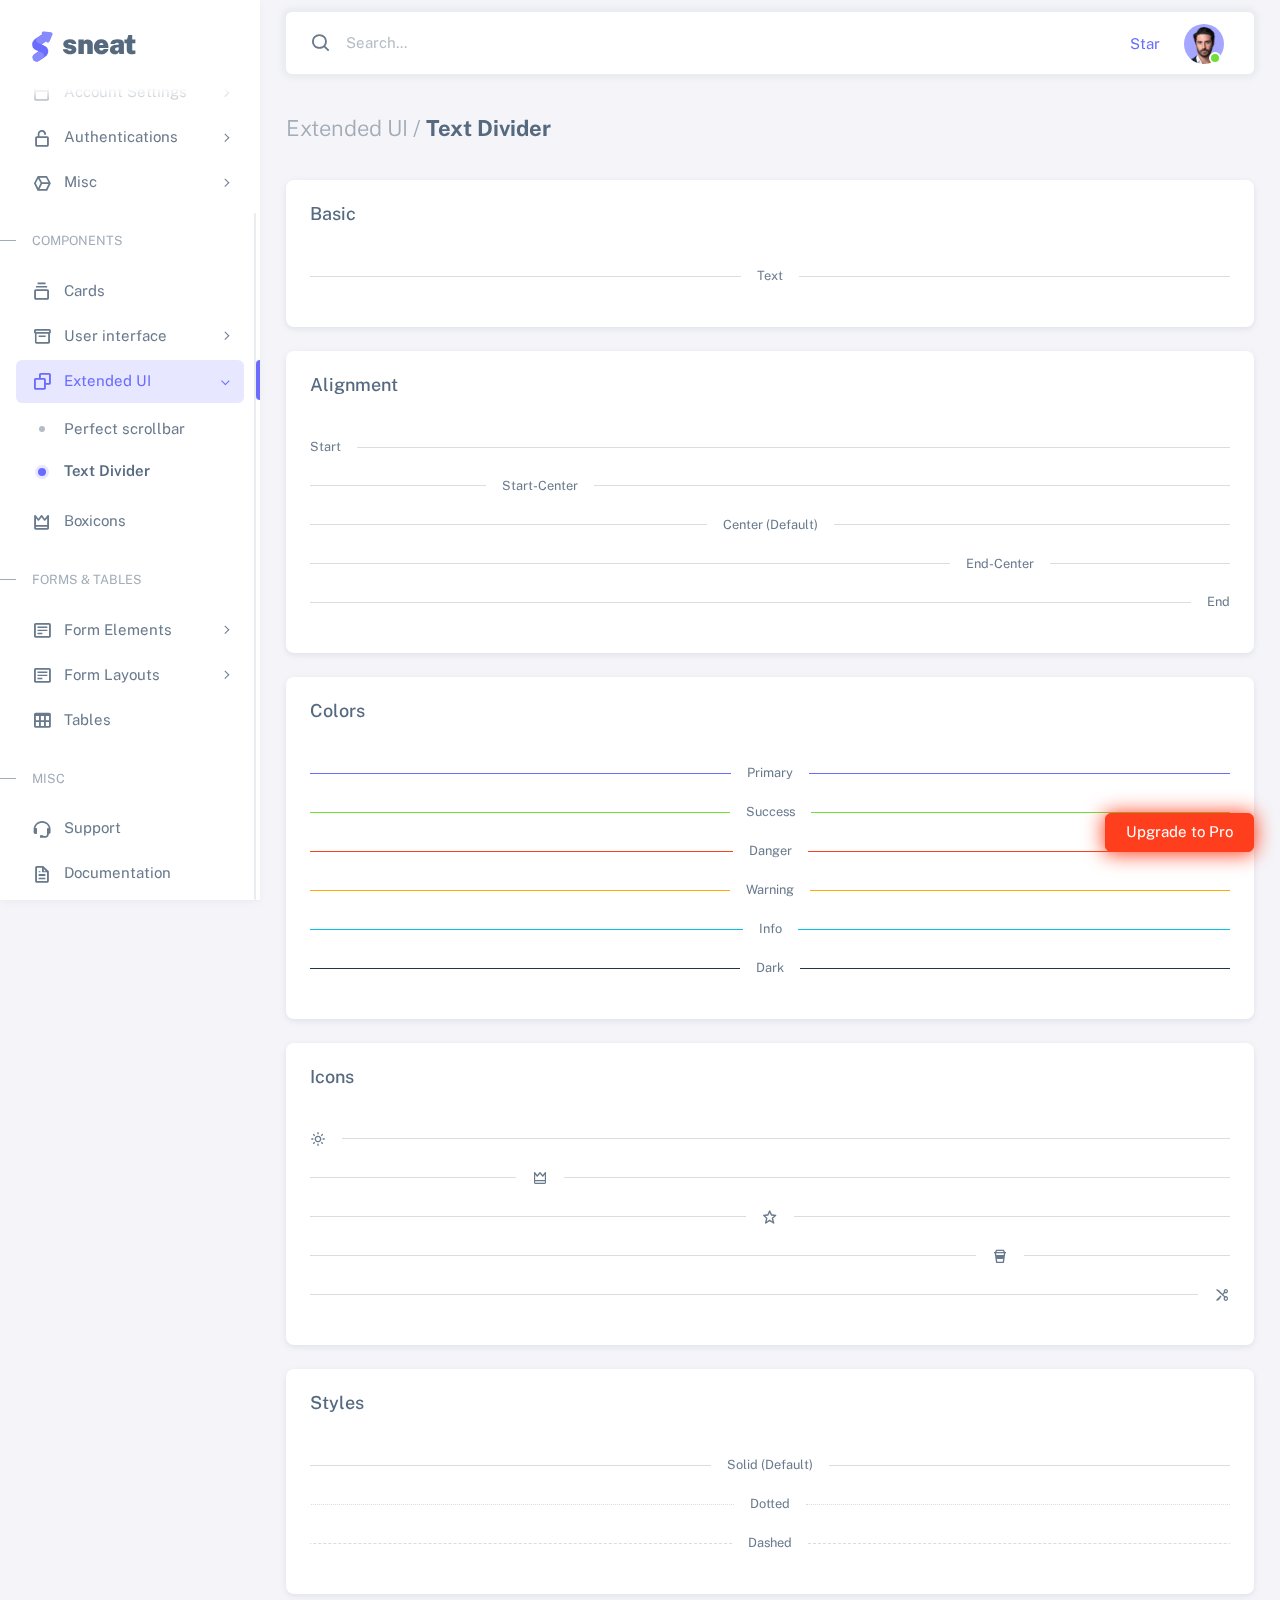
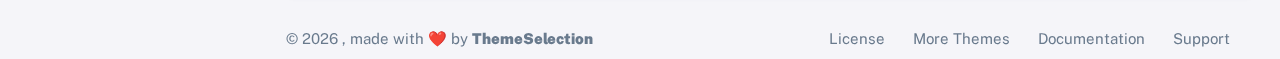
<file: html/extended-ui-text-divider.html>
<!DOCTYPE html>

<!-- =========================================================
* Sneat - Bootstrap 5 HTML Admin Template - Pro | v1.0.0
==============================================================

* Product Page: https://themeselection.com/products/sneat-bootstrap-html-admin-template/
* Created by: ThemeSelection
* License: You must have a valid license purchased in order to legally use the theme for your project.
* Copyright ThemeSelection (https://themeselection.com)

=========================================================
 -->
<!-- beautify ignore:start -->
<html
  lang="en"
  class="light-style layout-menu-fixed"
  dir="ltr"
  data-theme="theme-default"
  data-assets-path="../assets/"
  data-template="vertical-menu-template-free"
>
  <head>
    <meta charset="utf-8" />
    <meta
      name="viewport"
      content="width=device-width, initial-scale=1.0, user-scalable=no, minimum-scale=1.0, maximum-scale=1.0"
    />

    <title>Text Divider - Extended UI | Sneat - Bootstrap 5 HTML Admin Template - Pro</title>

    <meta name="description" content="" />

    <!-- Favicon -->
    <link rel="icon" type="image/x-icon" href="../assets/img/favicon/favicon.ico" />

    <!-- Fonts -->
    <link rel="preconnect" href="https://fonts.googleapis.com" />
    <link rel="preconnect" href="https://fonts.gstatic.com" crossorigin />
    <link
      href="https://fonts.googleapis.com/css2?family=Public+Sans:ital,wght@0,300;0,400;0,500;0,600;0,700;1,300;1,400;1,500;1,600;1,700&display=swap"
      rel="stylesheet"
    />

    <!-- Icons. Uncomment required icon fonts -->
    <link rel="stylesheet" href="../assets/vendor/fonts/boxicons.css" />

    <!-- Core CSS -->
    <link rel="stylesheet" href="../assets/vendor/css/core.css" class="template-customizer-core-css" />
    <link rel="stylesheet" href="../assets/vendor/css/theme-default.css" class="template-customizer-theme-css" />
    <link rel="stylesheet" href="../assets/css/demo.css" />

    <!-- Vendors CSS -->
    <link rel="stylesheet" href="../assets/vendor/libs/perfect-scrollbar/perfect-scrollbar.css" />

    <!-- Page CSS -->

    <!-- Helpers -->
    <script src="../assets/vendor/js/helpers.js"></script>

    <!--! Template customizer & Theme config files MUST be included after core stylesheets and helpers.js in the <head> section -->
    <!--? Config:  Mandatory theme config file contain global vars & default theme options, Set your preferred theme option in this file.  -->
    <script src="../assets/js/config.js"></script>
  </head>

  <body>
    <!-- Layout wrapper -->
    <div class="layout-wrapper layout-content-navbar">
      <div class="layout-container">
        <!-- Menu -->

        <aside id="layout-menu" class="layout-menu menu-vertical menu bg-menu-theme">
          <div class="app-brand demo">
            <a href="index.html" class="app-brand-link">
              <span class="app-brand-logo demo">
                <svg
                  width="25"
                  viewBox="0 0 25 42"
                  version="1.1"
                  xmlns="http://www.w3.org/2000/svg"
                  xmlns:xlink="http://www.w3.org/1999/xlink"
                >
                  <defs>
                    <path
                      d="M13.7918663,0.358365126 L3.39788168,7.44174259 C0.566865006,9.69408886 -0.379795268,12.4788597 0.557900856,15.7960551 C0.68998853,16.2305145 1.09562888,17.7872135 3.12357076,19.2293357 C3.8146334,19.7207684 5.32369333,20.3834223 7.65075054,21.2172976 L7.59773219,21.2525164 L2.63468769,24.5493413 C0.445452254,26.3002124 0.0884951797,28.5083815 1.56381646,31.1738486 C2.83770406,32.8170431 5.20850219,33.2640127 7.09180128,32.5391577 C8.347334,32.0559211 11.4559176,30.0011079 16.4175519,26.3747182 C18.0338572,24.4997857 18.6973423,22.4544883 18.4080071,20.2388261 C17.963753,17.5346866 16.1776345,15.5799961 13.0496516,14.3747546 L10.9194936,13.4715819 L18.6192054,7.984237 L13.7918663,0.358365126 Z"
                      id="path-1"
                    ></path>
                    <path
                      d="M5.47320593,6.00457225 C4.05321814,8.216144 4.36334763,10.0722806 6.40359441,11.5729822 C8.61520715,12.571656 10.0999176,13.2171421 10.8577257,13.5094407 L15.5088241,14.433041 L18.6192054,7.984237 C15.5364148,3.11535317 13.9273018,0.573395879 13.7918663,0.358365126 C13.5790555,0.511491653 10.8061687,2.3935607 5.47320593,6.00457225 Z"
                      id="path-3"
                    ></path>
                    <path
                      d="M7.50063644,21.2294429 L12.3234468,23.3159332 C14.1688022,24.7579751 14.397098,26.4880487 13.008334,28.506154 C11.6195701,30.5242593 10.3099883,31.790241 9.07958868,32.3040991 C5.78142938,33.4346997 4.13234973,34 4.13234973,34 C4.13234973,34 2.75489982,33.0538207 2.37032616e-14,31.1614621 C-0.55822714,27.8186216 -0.55822714,26.0572515 -4.05231404e-15,25.8773518 C0.83734071,25.6075023 2.77988457,22.8248993 3.3049379,22.52991 C3.65497346,22.3332504 5.05353963,21.8997614 7.50063644,21.2294429 Z"
                      id="path-4"
                    ></path>
                    <path
                      d="M20.6,7.13333333 L25.6,13.8 C26.2627417,14.6836556 26.0836556,15.9372583 25.2,16.6 C24.8538077,16.8596443 24.4327404,17 24,17 L14,17 C12.8954305,17 12,16.1045695 12,15 C12,14.5672596 12.1403557,14.1461923 12.4,13.8 L17.4,7.13333333 C18.0627417,6.24967773 19.3163444,6.07059163 20.2,6.73333333 C20.3516113,6.84704183 20.4862915,6.981722 20.6,7.13333333 Z"
                      id="path-5"
                    ></path>
                  </defs>
                  <g id="g-app-brand" stroke="none" stroke-width="1" fill="none" fill-rule="evenodd">
                    <g id="Brand-Logo" transform="translate(-27.000000, -15.000000)">
                      <g id="Icon" transform="translate(27.000000, 15.000000)">
                        <g id="Mask" transform="translate(0.000000, 8.000000)">
                          <mask id="mask-2" fill="white">
                            <use xlink:href="#path-1"></use>
                          </mask>
                          <use fill="#696cff" xlink:href="#path-1"></use>
                          <g id="Path-3" mask="url(#mask-2)">
                            <use fill="#696cff" xlink:href="#path-3"></use>
                            <use fill-opacity="0.2" fill="#FFFFFF" xlink:href="#path-3"></use>
                          </g>
                          <g id="Path-4" mask="url(#mask-2)">
                            <use fill="#696cff" xlink:href="#path-4"></use>
                            <use fill-opacity="0.2" fill="#FFFFFF" xlink:href="#path-4"></use>
                          </g>
                        </g>
                        <g
                          id="Triangle"
                          transform="translate(19.000000, 11.000000) rotate(-300.000000) translate(-19.000000, -11.000000) "
                        >
                          <use fill="#696cff" xlink:href="#path-5"></use>
                          <use fill-opacity="0.2" fill="#FFFFFF" xlink:href="#path-5"></use>
                        </g>
                      </g>
                    </g>
                  </g>
                </svg>
              </span>
              <span class="app-brand-text demo menu-text fw-bolder ms-2">Sneat</span>
            </a>

            <a href="javascript:void(0);" class="layout-menu-toggle menu-link text-large ms-auto d-block d-xl-none">
              <i class="bx bx-chevron-left bx-sm align-middle"></i>
            </a>
          </div>

          <div class="menu-inner-shadow"></div>

          <ul class="menu-inner py-1">
            <!-- Dashboard -->
            <li class="menu-item">
              <a href="index.html" class="menu-link">
                <i class="menu-icon tf-icons bx bx-home-circle"></i>
                <div data-i18n="Analytics">Dashboard</div>
              </a>
            </li>

            <!-- Layouts -->
            <li class="menu-item">
              <a href="javascript:void(0);" class="menu-link menu-toggle">
                <i class="menu-icon tf-icons bx bx-layout"></i>
                <div data-i18n="Layouts">Layouts</div>
              </a>

              <ul class="menu-sub">
                <li class="menu-item">
                  <a href="layouts-without-menu.html" class="menu-link">
                    <div data-i18n="Without menu">Without menu</div>
                  </a>
                </li>
                <li class="menu-item">
                  <a href="layouts-without-navbar.html" class="menu-link">
                    <div data-i18n="Without navbar">Without navbar</div>
                  </a>
                </li>
                <li class="menu-item">
                  <a href="layouts-container.html" class="menu-link">
                    <div data-i18n="Container">Container</div>
                  </a>
                </li>
                <li class="menu-item">
                  <a href="layouts-fluid.html" class="menu-link">
                    <div data-i18n="Fluid">Fluid</div>
                  </a>
                </li>
                <li class="menu-item">
                  <a href="layouts-blank.html" class="menu-link">
                    <div data-i18n="Blank">Blank</div>
                  </a>
                </li>
              </ul>
            </li>

            <li class="menu-header small text-uppercase">
              <span class="menu-header-text">Pages</span>
            </li>
            <li class="menu-item">
              <a href="javascript:void(0);" class="menu-link menu-toggle">
                <i class="menu-icon tf-icons bx bx-dock-top"></i>
                <div data-i18n="Account Settings">Account Settings</div>
              </a>
              <ul class="menu-sub">
                <li class="menu-item">
                  <a href="pages-account-settings-account.html" class="menu-link">
                    <div data-i18n="Account">Account</div>
                  </a>
                </li>
                <li class="menu-item">
                  <a href="pages-account-settings-notifications.html" class="menu-link">
                    <div data-i18n="Notifications">Notifications</div>
                  </a>
                </li>
                <li class="menu-item">
                  <a href="pages-account-settings-connections.html" class="menu-link">
                    <div data-i18n="Connections">Connections</div>
                  </a>
                </li>
              </ul>
            </li>
            <li class="menu-item">
              <a href="javascript:void(0);" class="menu-link menu-toggle">
                <i class="menu-icon tf-icons bx bx-lock-open-alt"></i>
                <div data-i18n="Authentications">Authentications</div>
              </a>
              <ul class="menu-sub">
                <li class="menu-item">
                  <a href="auth-login-basic.html" class="menu-link" target="_blank">
                    <div data-i18n="Basic">Login</div>
                  </a>
                </li>
                <li class="menu-item">
                  <a href="auth-register-basic.html" class="menu-link" target="_blank">
                    <div data-i18n="Basic">Register</div>
                  </a>
                </li>
                <li class="menu-item">
                  <a href="auth-forgot-password-basic.html" class="menu-link" target="_blank">
                    <div data-i18n="Basic">Forgot Password</div>
                  </a>
                </li>
              </ul>
            </li>
            <li class="menu-item">
              <a href="javascript:void(0);" class="menu-link menu-toggle">
                <i class="menu-icon tf-icons bx bx-cube-alt"></i>
                <div data-i18n="Misc">Misc</div>
              </a>
              <ul class="menu-sub">
                <li class="menu-item">
                  <a href="pages-misc-error.html" class="menu-link">
                    <div data-i18n="Error">Error</div>
                  </a>
                </li>
                <li class="menu-item">
                  <a href="pages-misc-under-maintenance.html" class="menu-link">
                    <div data-i18n="Under Maintenance">Under Maintenance</div>
                  </a>
                </li>
              </ul>
            </li>
            <!-- Components -->
            <li class="menu-header small text-uppercase"><span class="menu-header-text">Components</span></li>
            <!-- Cards -->
            <li class="menu-item">
              <a href="cards-basic.html" class="menu-link">
                <i class="menu-icon tf-icons bx bx-collection"></i>
                <div data-i18n="Basic">Cards</div>
              </a>
            </li>
            <!-- User interface -->
            <li class="menu-item">
              <a href="javascript:void(0)" class="menu-link menu-toggle">
                <i class="menu-icon tf-icons bx bx-box"></i>
                <div data-i18n="User interface">User interface</div>
              </a>
              <ul class="menu-sub">
                <li class="menu-item">
                  <a href="ui-accordion.html" class="menu-link">
                    <div data-i18n="Accordion">Accordion</div>
                  </a>
                </li>
                <li class="menu-item">
                  <a href="ui-alerts.html" class="menu-link">
                    <div data-i18n="Alerts">Alerts</div>
                  </a>
                </li>
                <li class="menu-item">
                  <a href="ui-badges.html" class="menu-link">
                    <div data-i18n="Badges">Badges</div>
                  </a>
                </li>
                <li class="menu-item">
                  <a href="ui-buttons.html" class="menu-link">
                    <div data-i18n="Buttons">Buttons</div>
                  </a>
                </li>
                <li class="menu-item">
                  <a href="ui-carousel.html" class="menu-link">
                    <div data-i18n="Carousel">Carousel</div>
                  </a>
                </li>
                <li class="menu-item">
                  <a href="ui-collapse.html" class="menu-link">
                    <div data-i18n="Collapse">Collapse</div>
                  </a>
                </li>
                <li class="menu-item">
                  <a href="ui-dropdowns.html" class="menu-link">
                    <div data-i18n="Dropdowns">Dropdowns</div>
                  </a>
                </li>
                <li class="menu-item">
                  <a href="ui-footer.html" class="menu-link">
                    <div data-i18n="Footer">Footer</div>
                  </a>
                </li>
                <li class="menu-item">
                  <a href="ui-list-groups.html" class="menu-link">
                    <div data-i18n="List Groups">List groups</div>
                  </a>
                </li>
                <li class="menu-item">
                  <a href="ui-modals.html" class="menu-link">
                    <div data-i18n="Modals">Modals</div>
                  </a>
                </li>
                <li class="menu-item">
                  <a href="ui-navbar.html" class="menu-link">
                    <div data-i18n="Navbar">Navbar</div>
                  </a>
                </li>
                <li class="menu-item">
                  <a href="ui-offcanvas.html" class="menu-link">
                    <div data-i18n="Offcanvas">Offcanvas</div>
                  </a>
                </li>
                <li class="menu-item">
                  <a href="ui-pagination-breadcrumbs.html" class="menu-link">
                    <div data-i18n="Pagination &amp; Breadcrumbs">Pagination &amp; Breadcrumbs</div>
                  </a>
                </li>
                <li class="menu-item">
                  <a href="ui-progress.html" class="menu-link">
                    <div data-i18n="Progress">Progress</div>
                  </a>
                </li>
                <li class="menu-item">
                  <a href="ui-spinners.html" class="menu-link">
                    <div data-i18n="Spinners">Spinners</div>
                  </a>
                </li>
                <li class="menu-item">
                  <a href="ui-tabs-pills.html" class="menu-link">
                    <div data-i18n="Tabs &amp; Pills">Tabs &amp; Pills</div>
                  </a>
                </li>
                <li class="menu-item">
                  <a href="ui-toasts.html" class="menu-link">
                    <div data-i18n="Toasts">Toasts</div>
                  </a>
                </li>
                <li class="menu-item">
                  <a href="ui-tooltips-popovers.html" class="menu-link">
                    <div data-i18n="Tooltips & Popovers">Tooltips &amp; popovers</div>
                  </a>
                </li>
                <li class="menu-item">
                  <a href="ui-typography.html" class="menu-link">
                    <div data-i18n="Typography">Typography</div>
                  </a>
                </li>
              </ul>
            </li>

            <!-- Extended components -->
            <li class="menu-item active open">
              <a href="javascript:void(0)" class="menu-link menu-toggle">
                <i class="menu-icon tf-icons bx bx-copy"></i>
                <div data-i18n="Extended UI">Extended UI</div>
              </a>
              <ul class="menu-sub">
                <li class="menu-item">
                  <a href="extended-ui-perfect-scrollbar.html" class="menu-link">
                    <div data-i18n="Perfect Scrollbar">Perfect scrollbar</div>
                  </a>
                </li>
                <li class="menu-item active">
                  <a href="extended-ui-text-divider.html" class="menu-link">
                    <div data-i18n="Text Divider">Text Divider</div>
                  </a>
                </li>
              </ul>
            </li>

            <li class="menu-item">
              <a href="icons-boxicons.html" class="menu-link">
                <i class="menu-icon tf-icons bx bx-crown"></i>
                <div data-i18n="Boxicons">Boxicons</div>
              </a>
            </li>

            <!-- Forms & Tables -->
            <li class="menu-header small text-uppercase"><span class="menu-header-text">Forms &amp; Tables</span></li>
            <!-- Forms -->
            <li class="menu-item">
              <a href="javascript:void(0);" class="menu-link menu-toggle">
                <i class="menu-icon tf-icons bx bx-detail"></i>
                <div data-i18n="Form Elements">Form Elements</div>
              </a>
              <ul class="menu-sub">
                <li class="menu-item">
                  <a href="forms-basic-inputs.html" class="menu-link">
                    <div data-i18n="Basic Inputs">Basic Inputs</div>
                  </a>
                </li>
                <li class="menu-item">
                  <a href="forms-input-groups.html" class="menu-link">
                    <div data-i18n="Input groups">Input groups</div>
                  </a>
                </li>
              </ul>
            </li>
            <li class="menu-item">
              <a href="javascript:void(0);" class="menu-link menu-toggle">
                <i class="menu-icon tf-icons bx bx-detail"></i>
                <div data-i18n="Form Layouts">Form Layouts</div>
              </a>
              <ul class="menu-sub">
                <li class="menu-item">
                  <a href="form-layouts-vertical.html" class="menu-link">
                    <div data-i18n="Vertical Form">Vertical Form</div>
                  </a>
                </li>
                <li class="menu-item">
                  <a href="form-layouts-horizontal.html" class="menu-link">
                    <div data-i18n="Horizontal Form">Horizontal Form</div>
                  </a>
                </li>
              </ul>
            </li>
            <!-- Tables -->
            <li class="menu-item">
              <a href="tables-basic.html" class="menu-link">
                <i class="menu-icon tf-icons bx bx-table"></i>
                <div data-i18n="Tables">Tables</div>
              </a>
            </li>
            <!-- Misc -->
            <li class="menu-header small text-uppercase"><span class="menu-header-text">Misc</span></li>
            <li class="menu-item">
              <a
                href="https://github.com/themeselection/sneat-html-admin-template-free/issues"
                target="_blank"
                class="menu-link"
              >
                <i class="menu-icon tf-icons bx bx-support"></i>
                <div data-i18n="Support">Support</div>
              </a>
            </li>
            <li class="menu-item">
              <a
                href="https://themeselection.com/demo/sneat-bootstrap-html-admin-template/documentation/"
                target="_blank"
                class="menu-link"
              >
                <i class="menu-icon tf-icons bx bx-file"></i>
                <div data-i18n="Documentation">Documentation</div>
              </a>
            </li>
          </ul>
        </aside>
        <!-- / Menu -->

        <!-- Layout container -->
        <div class="layout-page">
          <!-- Navbar -->

          <nav
            class="layout-navbar container-xxl navbar navbar-expand-xl navbar-detached align-items-center bg-navbar-theme"
            id="layout-navbar"
          >
            <div class="layout-menu-toggle navbar-nav align-items-xl-center me-3 me-xl-0 d-xl-none">
              <a class="nav-item nav-link px-0 me-xl-4" href="javascript:void(0)">
                <i class="bx bx-menu bx-sm"></i>
              </a>
            </div>

            <div class="navbar-nav-right d-flex align-items-center" id="navbar-collapse">
              <!-- Search -->
              <div class="navbar-nav align-items-center">
                <div class="nav-item d-flex align-items-center">
                  <i class="bx bx-search fs-4 lh-0"></i>
                  <input
                    type="text"
                    class="form-control border-0 shadow-none"
                    placeholder="Search..."
                    aria-label="Search..."
                  />
                </div>
              </div>
              <!-- /Search -->

              <ul class="navbar-nav flex-row align-items-center ms-auto">
                <!-- Place this tag where you want the button to render. -->
                <li class="nav-item lh-1 me-3">
                  <a
                    class="github-button"
                    href="https://github.com/themeselection/sneat-html-admin-template-free"
                    data-icon="octicon-star"
                    data-size="large"
                    data-show-count="true"
                    aria-label="Star themeselection/sneat-html-admin-template-free on GitHub"
                    >Star</a
                  >
                </li>

                <!-- User -->
                <li class="nav-item navbar-dropdown dropdown-user dropdown">
                  <a class="nav-link dropdown-toggle hide-arrow" href="javascript:void(0);" data-bs-toggle="dropdown">
                    <div class="avatar avatar-online">
                      <img src="../assets/img/avatars/1.png" alt class="w-px-40 h-auto rounded-circle" />
                    </div>
                  </a>
                  <ul class="dropdown-menu dropdown-menu-end">
                    <li>
                      <a class="dropdown-item" href="#">
                        <div class="d-flex">
                          <div class="flex-shrink-0 me-3">
                            <div class="avatar avatar-online">
                              <img src="../assets/img/avatars/1.png" alt class="w-px-40 h-auto rounded-circle" />
                            </div>
                          </div>
                          <div class="flex-grow-1">
                            <span class="fw-semibold d-block">John Doe</span>
                            <small class="text-muted">Admin</small>
                          </div>
                        </div>
                      </a>
                    </li>
                    <li>
                      <div class="dropdown-divider"></div>
                    </li>
                    <li>
                      <a class="dropdown-item" href="#">
                        <i class="bx bx-user me-2"></i>
                        <span class="align-middle">My Profile</span>
                      </a>
                    </li>
                    <li>
                      <a class="dropdown-item" href="#">
                        <i class="bx bx-cog me-2"></i>
                        <span class="align-middle">Settings</span>
                      </a>
                    </li>
                    <li>
                      <a class="dropdown-item" href="#">
                        <span class="d-flex align-items-center align-middle">
                          <i class="flex-shrink-0 bx bx-credit-card me-2"></i>
                          <span class="flex-grow-1 align-middle">Billing</span>
                          <span class="flex-shrink-0 badge badge-center rounded-pill bg-danger w-px-20 h-px-20">4</span>
                        </span>
                      </a>
                    </li>
                    <li>
                      <div class="dropdown-divider"></div>
                    </li>
                    <li>
                      <a class="dropdown-item" href="auth-login-basic.html">
                        <i class="bx bx-power-off me-2"></i>
                        <span class="align-middle">Log Out</span>
                      </a>
                    </li>
                  </ul>
                </li>
                <!--/ User -->
              </ul>
            </div>
          </nav>

          <!-- / Navbar -->

          <!-- Content wrapper -->
          <div class="content-wrapper">
            <!-- Content -->

            <div class="container-xxl flex-grow-1 container-p-y">
              <h4 class="fw-bold py-3 mb-4"><span class="text-muted fw-light">Extended UI /</span> Text Divider</h4>

              <div class="row">
                <!-- Basic -->
                <div class="col-md-12 mb-4">
                  <div class="card">
                    <h5 class="card-header">Basic</h5>
                    <div class="card-body">
                      <div class="divider">
                        <div class="divider-text">Text</div>
                      </div>
                    </div>
                  </div>
                </div>
                <!-- /Basic -->

                <!-- Text Alignment -->
                <div class="col-md-12 mb-4">
                  <div class="card">
                    <h5 class="card-header">Alignment</h5>
                    <div class="card-body">
                      <div class="divider text-start">
                        <div class="divider-text">Start</div>
                      </div>
                      <div class="divider text-start-center">
                        <div class="divider-text">Start-Center</div>
                      </div>
                      <div class="divider">
                        <div class="divider-text">Center (Default)</div>
                      </div>
                      <div class="divider text-end-center">
                        <div class="divider-text">End-Center</div>
                      </div>
                      <div class="divider text-end">
                        <div class="divider-text">End</div>
                      </div>
                    </div>
                  </div>
                </div>
                <!-- /Text Alignment -->

                <!-- Divider Colors -->
                <div class="col-md-12 mb-4">
                  <div class="card">
                    <h5 class="card-header">Colors</h5>
                    <div class="card-body">
                      <div class="divider divider-primary">
                        <div class="divider-text">Primary</div>
                      </div>
                      <div class="divider divider-success">
                        <div class="divider-text">Success</div>
                      </div>
                      <div class="divider divider-danger">
                        <div class="divider-text">Danger</div>
                      </div>
                      <div class="divider divider-warning">
                        <div class="divider-text">Warning</div>
                      </div>
                      <div class="divider divider-info">
                        <div class="divider-text">Info</div>
                      </div>
                      <div class="divider divider-dark">
                        <div class="divider-text">Dark</div>
                      </div>
                    </div>
                  </div>
                </div>
                <!-- /Divider Colors -->

                <!-- Icons -->
                <div class="col-md-12 mb-4">
                  <div class="card">
                    <h5 class="card-header">Icons</h5>
                    <div class="card-body">
                      <div class="divider text-start">
                        <div class="divider-text">
                          <i class="bx bx-sun"></i>
                        </div>
                      </div>
                      <div class="divider text-start-center">
                        <div class="divider-text">
                          <i class="bx bx-crown"></i>
                        </div>
                      </div>
                      <div class="divider">
                        <div class="divider-text">
                          <i class="bx bx-star"></i>
                        </div>
                      </div>
                      <div class="divider text-end-center">
                        <div class="divider-text">
                          <i class="bx bx-coffee-togo"></i>
                        </div>
                      </div>
                      <div class="divider text-end">
                        <div class="divider-text">
                          <i class="bx bx-cut bx-rotate-180"></i>
                        </div>
                      </div>
                    </div>
                  </div>
                </div>
                <!-- /Icons -->

                <!-- Icons -->
                <div class="col-md-12">
                  <div class="card">
                    <h5 class="card-header">Styles</h5>
                    <div class="card-body">
                      <div class="divider">
                        <div class="divider-text">Solid (Default)</div>
                      </div>
                      <div class="divider divider-dotted">
                        <div class="divider-text">Dotted</div>
                      </div>
                      <div class="divider divider-dashed">
                        <div class="divider-text">Dashed</div>
                      </div>
                    </div>
                  </div>
                </div>
                <!-- /Icons -->
              </div>
            </div>
            <!-- / Content -->

            <!-- Footer -->
            <footer class="content-footer footer bg-footer-theme">
              <div class="container-xxl d-flex flex-wrap justify-content-between py-2 flex-md-row flex-column">
                <div class="mb-2 mb-md-0">
                  ©
                  <script>
                    document.write(new Date().getFullYear());
                  </script>
                  , made with ❤️ by
                  <a href="https://themeselection.com" target="_blank" class="footer-link fw-bolder">ThemeSelection</a>
                </div>
                <div>
                  <a href="https://themeselection.com/license/" class="footer-link me-4" target="_blank">License</a>
                  <a href="https://themeselection.com/" target="_blank" class="footer-link me-4">More Themes</a>

                  <a
                    href="https://themeselection.com/demo/sneat-bootstrap-html-admin-template/documentation/"
                    target="_blank"
                    class="footer-link me-4"
                    >Documentation</a
                  >

                  <a
                    href="https://github.com/themeselection/sneat-html-admin-template-free/issues"
                    target="_blank"
                    class="footer-link me-4"
                    >Support</a
                  >
                </div>
              </div>
            </footer>
            <!-- / Footer -->

            <div class="content-backdrop fade"></div>
          </div>
          <!-- Content wrapper -->
        </div>
        <!-- / Layout page -->
      </div>

      <!-- Overlay -->
      <div class="layout-overlay layout-menu-toggle"></div>
    </div>
    <!-- / Layout wrapper -->

    <div class="buy-now">
      <a
        href="https://themeselection.com/products/sneat-bootstrap-html-admin-template/"
        target="_blank"
        class="btn btn-danger btn-buy-now"
        >Upgrade to Pro</a
      >
    </div>

    <!-- Core JS -->
    <!-- build:js assets/vendor/js/core.js -->
    <script src="../assets/vendor/libs/jquery/jquery.js"></script>
    <script src="../assets/vendor/libs/popper/popper.js"></script>
    <script src="../assets/vendor/js/bootstrap.js"></script>
    <script src="../assets/vendor/libs/perfect-scrollbar/perfect-scrollbar.js"></script>

    <script src="../assets/vendor/js/menu.js"></script>
    <!-- endbuild -->

    <!-- Vendors JS -->

    <!-- Main JS -->
    <script src="../assets/js/main.js"></script>

    <!-- Page JS -->

    <!-- Place this tag in your head or just before your close body tag. -->
    <script async defer src="https://buttons.github.io/buttons.js"></script>
  </body>
</html>
</file>
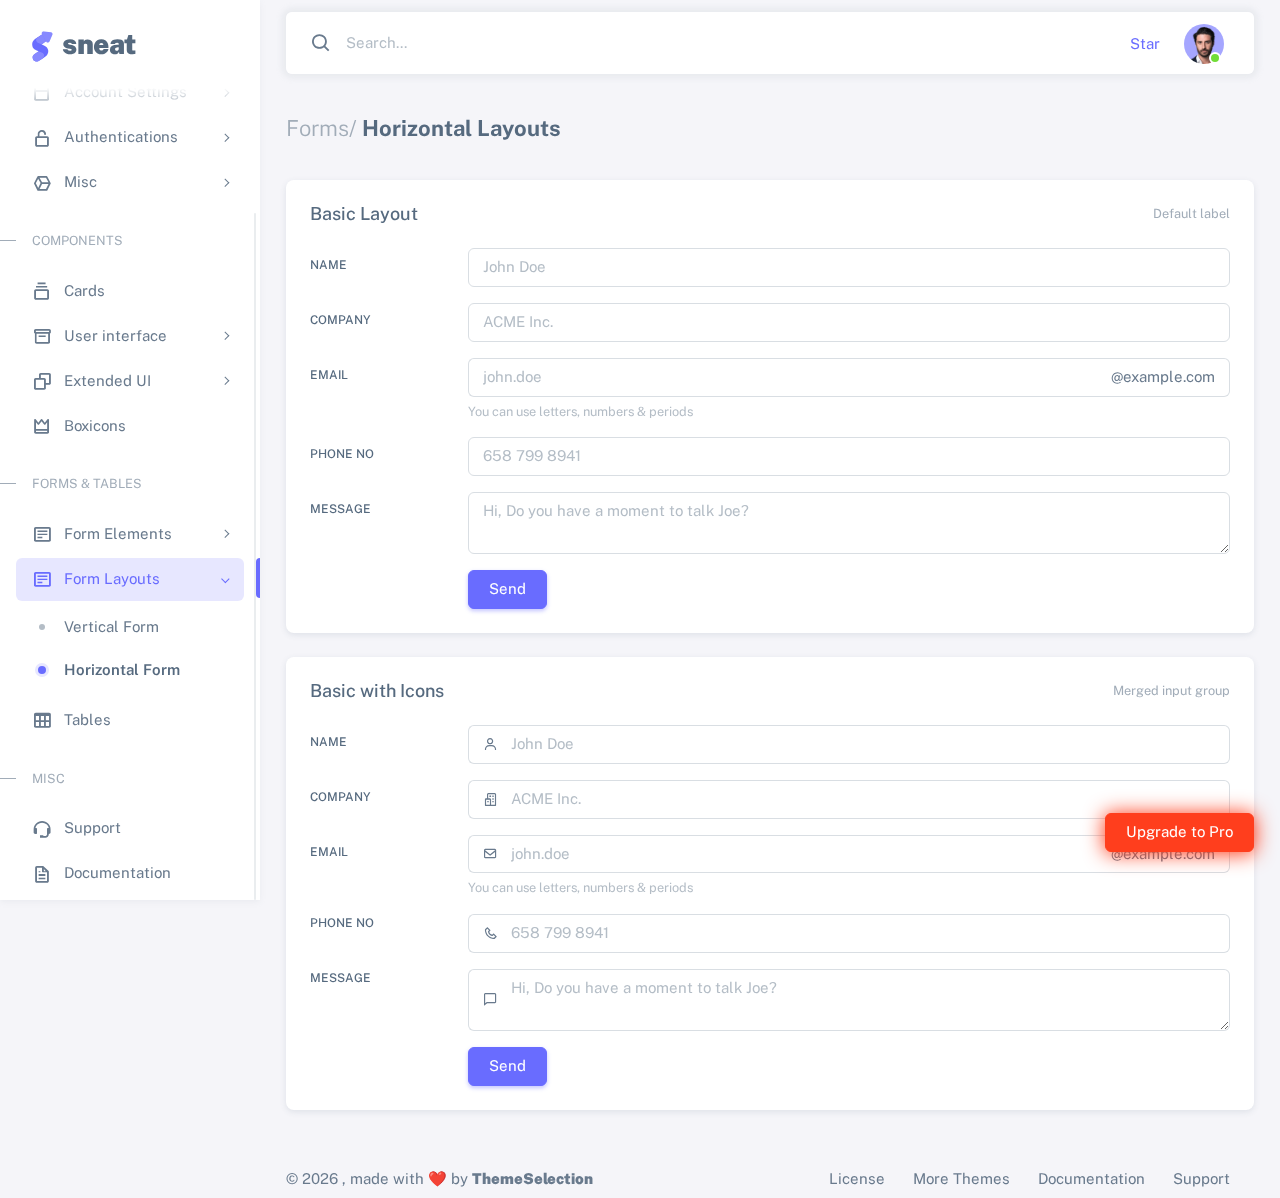
<file: html/form-layouts-horizontal.html>
<!DOCTYPE html>

<!-- =========================================================
* Sneat - Bootstrap 5 HTML Admin Template - Pro | v1.0.0
==============================================================

* Product Page: https://themeselection.com/products/sneat-bootstrap-html-admin-template/
* Created by: ThemeSelection
* License: You must have a valid license purchased in order to legally use the theme for your project.
* Copyright ThemeSelection (https://themeselection.com)

=========================================================
 -->
<!-- beautify ignore:start -->
<html
  lang="en"
  class="light-style layout-menu-fixed"
  dir="ltr"
  data-theme="theme-default"
  data-assets-path="../assets/"
  data-template="vertical-menu-template-free"
>
  <head>
    <meta charset="utf-8" />
    <meta
      name="viewport"
      content="width=device-width, initial-scale=1.0, user-scalable=no, minimum-scale=1.0, maximum-scale=1.0"
    />

    <title>Horizontal Layouts - Forms | Sneat - Bootstrap 5 HTML Admin Template - Pro</title>

    <meta name="description" content="" />

    <!-- Favicon -->
    <link rel="icon" type="image/x-icon" href="../assets/img/favicon/favicon.ico" />

    <!-- Fonts -->
    <link rel="preconnect" href="https://fonts.googleapis.com" />
    <link rel="preconnect" href="https://fonts.gstatic.com" crossorigin />
    <link
      href="https://fonts.googleapis.com/css2?family=Public+Sans:ital,wght@0,300;0,400;0,500;0,600;0,700;1,300;1,400;1,500;1,600;1,700&display=swap"
      rel="stylesheet"
    />

    <!-- Icons. Uncomment required icon fonts -->
    <link rel="stylesheet" href="../assets/vendor/fonts/boxicons.css" />

    <!-- Core CSS -->
    <link rel="stylesheet" href="../assets/vendor/css/core.css" class="template-customizer-core-css" />
    <link rel="stylesheet" href="../assets/vendor/css/theme-default.css" class="template-customizer-theme-css" />
    <link rel="stylesheet" href="../assets/css/demo.css" />

    <!-- Vendors CSS -->
    <link rel="stylesheet" href="../assets/vendor/libs/perfect-scrollbar/perfect-scrollbar.css" />

    <!-- Page CSS -->

    <!-- Helpers -->
    <script src="../assets/vendor/js/helpers.js"></script>

    <!--! Template customizer & Theme config files MUST be included after core stylesheets and helpers.js in the <head> section -->
    <!--? Config:  Mandatory theme config file contain global vars & default theme options, Set your preferred theme option in this file.  -->
    <script src="../assets/js/config.js"></script>
  </head>

  <body>
    <!-- Layout wrapper -->
    <div class="layout-wrapper layout-content-navbar">
      <div class="layout-container">
        <!-- Menu -->

        <aside id="layout-menu" class="layout-menu menu-vertical menu bg-menu-theme">
          <div class="app-brand demo">
            <a href="index.html" class="app-brand-link">
              <span class="app-brand-logo demo">
                <svg
                  width="25"
                  viewBox="0 0 25 42"
                  version="1.1"
                  xmlns="http://www.w3.org/2000/svg"
                  xmlns:xlink="http://www.w3.org/1999/xlink"
                >
                  <defs>
                    <path
                      d="M13.7918663,0.358365126 L3.39788168,7.44174259 C0.566865006,9.69408886 -0.379795268,12.4788597 0.557900856,15.7960551 C0.68998853,16.2305145 1.09562888,17.7872135 3.12357076,19.2293357 C3.8146334,19.7207684 5.32369333,20.3834223 7.65075054,21.2172976 L7.59773219,21.2525164 L2.63468769,24.5493413 C0.445452254,26.3002124 0.0884951797,28.5083815 1.56381646,31.1738486 C2.83770406,32.8170431 5.20850219,33.2640127 7.09180128,32.5391577 C8.347334,32.0559211 11.4559176,30.0011079 16.4175519,26.3747182 C18.0338572,24.4997857 18.6973423,22.4544883 18.4080071,20.2388261 C17.963753,17.5346866 16.1776345,15.5799961 13.0496516,14.3747546 L10.9194936,13.4715819 L18.6192054,7.984237 L13.7918663,0.358365126 Z"
                      id="path-1"
                    ></path>
                    <path
                      d="M5.47320593,6.00457225 C4.05321814,8.216144 4.36334763,10.0722806 6.40359441,11.5729822 C8.61520715,12.571656 10.0999176,13.2171421 10.8577257,13.5094407 L15.5088241,14.433041 L18.6192054,7.984237 C15.5364148,3.11535317 13.9273018,0.573395879 13.7918663,0.358365126 C13.5790555,0.511491653 10.8061687,2.3935607 5.47320593,6.00457225 Z"
                      id="path-3"
                    ></path>
                    <path
                      d="M7.50063644,21.2294429 L12.3234468,23.3159332 C14.1688022,24.7579751 14.397098,26.4880487 13.008334,28.506154 C11.6195701,30.5242593 10.3099883,31.790241 9.07958868,32.3040991 C5.78142938,33.4346997 4.13234973,34 4.13234973,34 C4.13234973,34 2.75489982,33.0538207 2.37032616e-14,31.1614621 C-0.55822714,27.8186216 -0.55822714,26.0572515 -4.05231404e-15,25.8773518 C0.83734071,25.6075023 2.77988457,22.8248993 3.3049379,22.52991 C3.65497346,22.3332504 5.05353963,21.8997614 7.50063644,21.2294429 Z"
                      id="path-4"
                    ></path>
                    <path
                      d="M20.6,7.13333333 L25.6,13.8 C26.2627417,14.6836556 26.0836556,15.9372583 25.2,16.6 C24.8538077,16.8596443 24.4327404,17 24,17 L14,17 C12.8954305,17 12,16.1045695 12,15 C12,14.5672596 12.1403557,14.1461923 12.4,13.8 L17.4,7.13333333 C18.0627417,6.24967773 19.3163444,6.07059163 20.2,6.73333333 C20.3516113,6.84704183 20.4862915,6.981722 20.6,7.13333333 Z"
                      id="path-5"
                    ></path>
                  </defs>
                  <g id="g-app-brand" stroke="none" stroke-width="1" fill="none" fill-rule="evenodd">
                    <g id="Brand-Logo" transform="translate(-27.000000, -15.000000)">
                      <g id="Icon" transform="translate(27.000000, 15.000000)">
                        <g id="Mask" transform="translate(0.000000, 8.000000)">
                          <mask id="mask-2" fill="white">
                            <use xlink:href="#path-1"></use>
                          </mask>
                          <use fill="#696cff" xlink:href="#path-1"></use>
                          <g id="Path-3" mask="url(#mask-2)">
                            <use fill="#696cff" xlink:href="#path-3"></use>
                            <use fill-opacity="0.2" fill="#FFFFFF" xlink:href="#path-3"></use>
                          </g>
                          <g id="Path-4" mask="url(#mask-2)">
                            <use fill="#696cff" xlink:href="#path-4"></use>
                            <use fill-opacity="0.2" fill="#FFFFFF" xlink:href="#path-4"></use>
                          </g>
                        </g>
                        <g
                          id="Triangle"
                          transform="translate(19.000000, 11.000000) rotate(-300.000000) translate(-19.000000, -11.000000) "
                        >
                          <use fill="#696cff" xlink:href="#path-5"></use>
                          <use fill-opacity="0.2" fill="#FFFFFF" xlink:href="#path-5"></use>
                        </g>
                      </g>
                    </g>
                  </g>
                </svg>
              </span>
              <span class="app-brand-text demo menu-text fw-bolder ms-2">Sneat</span>
            </a>

            <a href="javascript:void(0);" class="layout-menu-toggle menu-link text-large ms-auto d-block d-xl-none">
              <i class="bx bx-chevron-left bx-sm align-middle"></i>
            </a>
          </div>

          <div class="menu-inner-shadow"></div>

          <ul class="menu-inner py-1">
            <!-- Dashboard -->
            <li class="menu-item">
              <a href="index.html" class="menu-link">
                <i class="menu-icon tf-icons bx bx-home-circle"></i>
                <div data-i18n="Analytics">Dashboard</div>
              </a>
            </li>

            <!-- Layouts -->
            <li class="menu-item">
              <a href="javascript:void(0);" class="menu-link menu-toggle">
                <i class="menu-icon tf-icons bx bx-layout"></i>
                <div data-i18n="Layouts">Layouts</div>
              </a>

              <ul class="menu-sub">
                <li class="menu-item">
                  <a href="layouts-without-menu.html" class="menu-link">
                    <div data-i18n="Without menu">Without menu</div>
                  </a>
                </li>
                <li class="menu-item">
                  <a href="layouts-without-navbar.html" class="menu-link">
                    <div data-i18n="Without navbar">Without navbar</div>
                  </a>
                </li>
                <li class="menu-item">
                  <a href="layouts-container.html" class="menu-link">
                    <div data-i18n="Container">Container</div>
                  </a>
                </li>
                <li class="menu-item">
                  <a href="layouts-fluid.html" class="menu-link">
                    <div data-i18n="Fluid">Fluid</div>
                  </a>
                </li>
                <li class="menu-item">
                  <a href="layouts-blank.html" class="menu-link">
                    <div data-i18n="Blank">Blank</div>
                  </a>
                </li>
              </ul>
            </li>

            <li class="menu-header small text-uppercase">
              <span class="menu-header-text">Pages</span>
            </li>
            <li class="menu-item">
              <a href="javascript:void(0);" class="menu-link menu-toggle">
                <i class="menu-icon tf-icons bx bx-dock-top"></i>
                <div data-i18n="Account Settings">Account Settings</div>
              </a>
              <ul class="menu-sub">
                <li class="menu-item">
                  <a href="pages-account-settings-account.html" class="menu-link">
                    <div data-i18n="Account">Account</div>
                  </a>
                </li>
                <li class="menu-item">
                  <a href="pages-account-settings-notifications.html" class="menu-link">
                    <div data-i18n="Notifications">Notifications</div>
                  </a>
                </li>
                <li class="menu-item">
                  <a href="pages-account-settings-connections.html" class="menu-link">
                    <div data-i18n="Connections">Connections</div>
                  </a>
                </li>
              </ul>
            </li>
            <li class="menu-item">
              <a href="javascript:void(0);" class="menu-link menu-toggle">
                <i class="menu-icon tf-icons bx bx-lock-open-alt"></i>
                <div data-i18n="Authentications">Authentications</div>
              </a>
              <ul class="menu-sub">
                <li class="menu-item">
                  <a href="auth-login-basic.html" class="menu-link" target="_blank">
                    <div data-i18n="Basic">Login</div>
                  </a>
                </li>
                <li class="menu-item">
                  <a href="auth-register-basic.html" class="menu-link" target="_blank">
                    <div data-i18n="Basic">Register</div>
                  </a>
                </li>
                <li class="menu-item">
                  <a href="auth-forgot-password-basic.html" class="menu-link" target="_blank">
                    <div data-i18n="Basic">Forgot Password</div>
                  </a>
                </li>
              </ul>
            </li>
            <li class="menu-item">
              <a href="javascript:void(0);" class="menu-link menu-toggle">
                <i class="menu-icon tf-icons bx bx-cube-alt"></i>
                <div data-i18n="Misc">Misc</div>
              </a>
              <ul class="menu-sub">
                <li class="menu-item">
                  <a href="pages-misc-error.html" class="menu-link">
                    <div data-i18n="Error">Error</div>
                  </a>
                </li>
                <li class="menu-item">
                  <a href="pages-misc-under-maintenance.html" class="menu-link">
                    <div data-i18n="Under Maintenance">Under Maintenance</div>
                  </a>
                </li>
              </ul>
            </li>
            <!-- Components -->
            <li class="menu-header small text-uppercase"><span class="menu-header-text">Components</span></li>
            <!-- Cards -->
            <li class="menu-item">
              <a href="cards-basic.html" class="menu-link">
                <i class="menu-icon tf-icons bx bx-collection"></i>
                <div data-i18n="Basic">Cards</div>
              </a>
            </li>
            <!-- User interface -->
            <li class="menu-item">
              <a href="javascript:void(0)" class="menu-link menu-toggle">
                <i class="menu-icon tf-icons bx bx-box"></i>
                <div data-i18n="User interface">User interface</div>
              </a>
              <ul class="menu-sub">
                <li class="menu-item">
                  <a href="ui-accordion.html" class="menu-link">
                    <div data-i18n="Accordion">Accordion</div>
                  </a>
                </li>
                <li class="menu-item">
                  <a href="ui-alerts.html" class="menu-link">
                    <div data-i18n="Alerts">Alerts</div>
                  </a>
                </li>
                <li class="menu-item">
                  <a href="ui-badges.html" class="menu-link">
                    <div data-i18n="Badges">Badges</div>
                  </a>
                </li>
                <li class="menu-item">
                  <a href="ui-buttons.html" class="menu-link">
                    <div data-i18n="Buttons">Buttons</div>
                  </a>
                </li>
                <li class="menu-item">
                  <a href="ui-carousel.html" class="menu-link">
                    <div data-i18n="Carousel">Carousel</div>
                  </a>
                </li>
                <li class="menu-item">
                  <a href="ui-collapse.html" class="menu-link">
                    <div data-i18n="Collapse">Collapse</div>
                  </a>
                </li>
                <li class="menu-item">
                  <a href="ui-dropdowns.html" class="menu-link">
                    <div data-i18n="Dropdowns">Dropdowns</div>
                  </a>
                </li>
                <li class="menu-item">
                  <a href="ui-footer.html" class="menu-link">
                    <div data-i18n="Footer">Footer</div>
                  </a>
                </li>
                <li class="menu-item">
                  <a href="ui-list-groups.html" class="menu-link">
                    <div data-i18n="List Groups">List groups</div>
                  </a>
                </li>
                <li class="menu-item">
                  <a href="ui-modals.html" class="menu-link">
                    <div data-i18n="Modals">Modals</div>
                  </a>
                </li>
                <li class="menu-item">
                  <a href="ui-navbar.html" class="menu-link">
                    <div data-i18n="Navbar">Navbar</div>
                  </a>
                </li>
                <li class="menu-item">
                  <a href="ui-offcanvas.html" class="menu-link">
                    <div data-i18n="Offcanvas">Offcanvas</div>
                  </a>
                </li>
                <li class="menu-item">
                  <a href="ui-pagination-breadcrumbs.html" class="menu-link">
                    <div data-i18n="Pagination &amp; Breadcrumbs">Pagination &amp; Breadcrumbs</div>
                  </a>
                </li>
                <li class="menu-item">
                  <a href="ui-progress.html" class="menu-link">
                    <div data-i18n="Progress">Progress</div>
                  </a>
                </li>
                <li class="menu-item">
                  <a href="ui-spinners.html" class="menu-link">
                    <div data-i18n="Spinners">Spinners</div>
                  </a>
                </li>
                <li class="menu-item">
                  <a href="ui-tabs-pills.html" class="menu-link">
                    <div data-i18n="Tabs &amp; Pills">Tabs &amp; Pills</div>
                  </a>
                </li>
                <li class="menu-item">
                  <a href="ui-toasts.html" class="menu-link">
                    <div data-i18n="Toasts">Toasts</div>
                  </a>
                </li>
                <li class="menu-item">
                  <a href="ui-tooltips-popovers.html" class="menu-link">
                    <div data-i18n="Tooltips & Popovers">Tooltips &amp; popovers</div>
                  </a>
                </li>
                <li class="menu-item">
                  <a href="ui-typography.html" class="menu-link">
                    <div data-i18n="Typography">Typography</div>
                  </a>
                </li>
              </ul>
            </li>

            <!-- Extended components -->
            <li class="menu-item">
              <a href="javascript:void(0)" class="menu-link menu-toggle">
                <i class="menu-icon tf-icons bx bx-copy"></i>
                <div data-i18n="Extended UI">Extended UI</div>
              </a>
              <ul class="menu-sub">
                <li class="menu-item">
                  <a href="extended-ui-perfect-scrollbar.html" class="menu-link">
                    <div data-i18n="Perfect Scrollbar">Perfect scrollbar</div>
                  </a>
                </li>
                <li class="menu-item">
                  <a href="extended-ui-text-divider.html" class="menu-link">
                    <div data-i18n="Text Divider">Text Divider</div>
                  </a>
                </li>
              </ul>
            </li>

            <li class="menu-item">
              <a href="icons-boxicons.html" class="menu-link">
                <i class="menu-icon tf-icons bx bx-crown"></i>
                <div data-i18n="Boxicons">Boxicons</div>
              </a>
            </li>

            <!-- Forms & Tables -->
            <li class="menu-header small text-uppercase"><span class="menu-header-text">Forms &amp; Tables</span></li>
            <!-- Forms -->
            <li class="menu-item">
              <a href="javascript:void(0);" class="menu-link menu-toggle">
                <i class="menu-icon tf-icons bx bx-detail"></i>
                <div data-i18n="Form Elements">Form Elements</div>
              </a>
              <ul class="menu-sub">
                <li class="menu-item">
                  <a href="forms-basic-inputs.html" class="menu-link">
                    <div data-i18n="Basic Inputs">Basic Inputs</div>
                  </a>
                </li>
                <li class="menu-item">
                  <a href="forms-input-groups.html" class="menu-link">
                    <div data-i18n="Input groups">Input groups</div>
                  </a>
                </li>
              </ul>
            </li>
            <li class="menu-item active open">
              <a href="javascript:void(0);" class="menu-link menu-toggle">
                <i class="menu-icon tf-icons bx bx-detail"></i>
                <div data-i18n="Form Layouts">Form Layouts</div>
              </a>
              <ul class="menu-sub">
                <li class="menu-item">
                  <a href="form-layouts-vertical.html" class="menu-link">
                    <div data-i18n="Vertical Form">Vertical Form</div>
                  </a>
                </li>
                <li class="menu-item active">
                  <a href="form-layouts-horizontal.html" class="menu-link">
                    <div data-i18n="Horizontal Form">Horizontal Form</div>
                  </a>
                </li>
              </ul>
            </li>
            <!-- Tables -->
            <li class="menu-item">
              <a href="tables-basic.html" class="menu-link">
                <i class="menu-icon tf-icons bx bx-table"></i>
                <div data-i18n="Tables">Tables</div>
              </a>
            </li>
            <!-- Misc -->
            <li class="menu-header small text-uppercase"><span class="menu-header-text">Misc</span></li>
            <li class="menu-item">
              <a
                href="https://github.com/themeselection/sneat-html-admin-template-free/issues"
                target="_blank"
                class="menu-link"
              >
                <i class="menu-icon tf-icons bx bx-support"></i>
                <div data-i18n="Support">Support</div>
              </a>
            </li>
            <li class="menu-item">
              <a
                href="https://themeselection.com/demo/sneat-bootstrap-html-admin-template/documentation/"
                target="_blank"
                class="menu-link"
              >
                <i class="menu-icon tf-icons bx bx-file"></i>
                <div data-i18n="Documentation">Documentation</div>
              </a>
            </li>
          </ul>
        </aside>
        <!-- / Menu -->

        <!-- Layout container -->
        <div class="layout-page">
          <!-- Navbar -->

          <nav
            class="layout-navbar container-xxl navbar navbar-expand-xl navbar-detached align-items-center bg-navbar-theme"
            id="layout-navbar"
          >
            <div class="layout-menu-toggle navbar-nav align-items-xl-center me-3 me-xl-0 d-xl-none">
              <a class="nav-item nav-link px-0 me-xl-4" href="javascript:void(0)">
                <i class="bx bx-menu bx-sm"></i>
              </a>
            </div>

            <div class="navbar-nav-right d-flex align-items-center" id="navbar-collapse">
              <!-- Search -->
              <div class="navbar-nav align-items-center">
                <div class="nav-item d-flex align-items-center">
                  <i class="bx bx-search fs-4 lh-0"></i>
                  <input
                    type="text"
                    class="form-control border-0 shadow-none"
                    placeholder="Search..."
                    aria-label="Search..."
                  />
                </div>
              </div>
              <!-- /Search -->

              <ul class="navbar-nav flex-row align-items-center ms-auto">
                <!-- Place this tag where you want the button to render. -->
                <li class="nav-item lh-1 me-3">
                  <a
                    class="github-button"
                    href="https://github.com/themeselection/sneat-html-admin-template-free"
                    data-icon="octicon-star"
                    data-size="large"
                    data-show-count="true"
                    aria-label="Star themeselection/sneat-html-admin-template-free on GitHub"
                    >Star</a
                  >
                </li>

                <!-- User -->
                <li class="nav-item navbar-dropdown dropdown-user dropdown">
                  <a class="nav-link dropdown-toggle hide-arrow" href="javascript:void(0);" data-bs-toggle="dropdown">
                    <div class="avatar avatar-online">
                      <img src="../assets/img/avatars/1.png" alt class="w-px-40 h-auto rounded-circle" />
                    </div>
                  </a>
                  <ul class="dropdown-menu dropdown-menu-end">
                    <li>
                      <a class="dropdown-item" href="#">
                        <div class="d-flex">
                          <div class="flex-shrink-0 me-3">
                            <div class="avatar avatar-online">
                              <img src="../assets/img/avatars/1.png" alt class="w-px-40 h-auto rounded-circle" />
                            </div>
                          </div>
                          <div class="flex-grow-1">
                            <span class="fw-semibold d-block">John Doe</span>
                            <small class="text-muted">Admin</small>
                          </div>
                        </div>
                      </a>
                    </li>
                    <li>
                      <div class="dropdown-divider"></div>
                    </li>
                    <li>
                      <a class="dropdown-item" href="#">
                        <i class="bx bx-user me-2"></i>
                        <span class="align-middle">My Profile</span>
                      </a>
                    </li>
                    <li>
                      <a class="dropdown-item" href="#">
                        <i class="bx bx-cog me-2"></i>
                        <span class="align-middle">Settings</span>
                      </a>
                    </li>
                    <li>
                      <a class="dropdown-item" href="#">
                        <span class="d-flex align-items-center align-middle">
                          <i class="flex-shrink-0 bx bx-credit-card me-2"></i>
                          <span class="flex-grow-1 align-middle">Billing</span>
                          <span class="flex-shrink-0 badge badge-center rounded-pill bg-danger w-px-20 h-px-20">4</span>
                        </span>
                      </a>
                    </li>
                    <li>
                      <div class="dropdown-divider"></div>
                    </li>
                    <li>
                      <a class="dropdown-item" href="auth-login-basic.html">
                        <i class="bx bx-power-off me-2"></i>
                        <span class="align-middle">Log Out</span>
                      </a>
                    </li>
                  </ul>
                </li>
                <!--/ User -->
              </ul>
            </div>
          </nav>

          <!-- / Navbar -->

          <!-- Content wrapper -->
          <div class="content-wrapper">
            <!-- Content -->

            <div class="container-xxl flex-grow-1 container-p-y">
              <h4 class="fw-bold py-3 mb-4"><span class="text-muted fw-light">Forms/</span> Horizontal Layouts</h4>

              <!-- Basic Layout & Basic with Icons -->
              <div class="row">
                <!-- Basic Layout -->
                <div class="col-xxl">
                  <div class="card mb-4">
                    <div class="card-header d-flex align-items-center justify-content-between">
                      <h5 class="mb-0">Basic Layout</h5>
                      <small class="text-muted float-end">Default label</small>
                    </div>
                    <div class="card-body">
                      <form>
                        <div class="row mb-3">
                          <label class="col-sm-2 col-form-label" for="basic-default-name">Name</label>
                          <div class="col-sm-10">
                            <input type="text" class="form-control" id="basic-default-name" placeholder="John Doe" />
                          </div>
                        </div>
                        <div class="row mb-3">
                          <label class="col-sm-2 col-form-label" for="basic-default-company">Company</label>
                          <div class="col-sm-10">
                            <input
                              type="text"
                              class="form-control"
                              id="basic-default-company"
                              placeholder="ACME Inc."
                            />
                          </div>
                        </div>
                        <div class="row mb-3">
                          <label class="col-sm-2 col-form-label" for="basic-default-email">Email</label>
                          <div class="col-sm-10">
                            <div class="input-group input-group-merge">
                              <input
                                type="text"
                                id="basic-default-email"
                                class="form-control"
                                placeholder="john.doe"
                                aria-label="john.doe"
                                aria-describedby="basic-default-email2"
                              />
                              <span class="input-group-text" id="basic-default-email2">@example.com</span>
                            </div>
                            <div class="form-text">You can use letters, numbers & periods</div>
                          </div>
                        </div>
                        <div class="row mb-3">
                          <label class="col-sm-2 col-form-label" for="basic-default-phone">Phone No</label>
                          <div class="col-sm-10">
                            <input
                              type="text"
                              id="basic-default-phone"
                              class="form-control phone-mask"
                              placeholder="658 799 8941"
                              aria-label="658 799 8941"
                              aria-describedby="basic-default-phone"
                            />
                          </div>
                        </div>
                        <div class="row mb-3">
                          <label class="col-sm-2 col-form-label" for="basic-default-message">Message</label>
                          <div class="col-sm-10">
                            <textarea
                              id="basic-default-message"
                              class="form-control"
                              placeholder="Hi, Do you have a moment to talk Joe?"
                              aria-label="Hi, Do you have a moment to talk Joe?"
                              aria-describedby="basic-icon-default-message2"
                            ></textarea>
                          </div>
                        </div>
                        <div class="row justify-content-end">
                          <div class="col-sm-10">
                            <button type="submit" class="btn btn-primary">Send</button>
                          </div>
                        </div>
                      </form>
                    </div>
                  </div>
                </div>
                <!-- Basic with Icons -->
                <div class="col-xxl">
                  <div class="card mb-4">
                    <div class="card-header d-flex align-items-center justify-content-between">
                      <h5 class="mb-0">Basic with Icons</h5>
                      <small class="text-muted float-end">Merged input group</small>
                    </div>
                    <div class="card-body">
                      <form>
                        <div class="row mb-3">
                          <label class="col-sm-2 col-form-label" for="basic-icon-default-fullname">Name</label>
                          <div class="col-sm-10">
                            <div class="input-group input-group-merge">
                              <span id="basic-icon-default-fullname2" class="input-group-text"
                                ><i class="bx bx-user"></i
                              ></span>
                              <input
                                type="text"
                                class="form-control"
                                id="basic-icon-default-fullname"
                                placeholder="John Doe"
                                aria-label="John Doe"
                                aria-describedby="basic-icon-default-fullname2"
                              />
                            </div>
                          </div>
                        </div>
                        <div class="row mb-3">
                          <label class="col-sm-2 col-form-label" for="basic-icon-default-company">Company</label>
                          <div class="col-sm-10">
                            <div class="input-group input-group-merge">
                              <span id="basic-icon-default-company2" class="input-group-text"
                                ><i class="bx bx-buildings"></i
                              ></span>
                              <input
                                type="text"
                                id="basic-icon-default-company"
                                class="form-control"
                                placeholder="ACME Inc."
                                aria-label="ACME Inc."
                                aria-describedby="basic-icon-default-company2"
                              />
                            </div>
                          </div>
                        </div>
                        <div class="row mb-3">
                          <label class="col-sm-2 col-form-label" for="basic-icon-default-email">Email</label>
                          <div class="col-sm-10">
                            <div class="input-group input-group-merge">
                              <span class="input-group-text"><i class="bx bx-envelope"></i></span>
                              <input
                                type="text"
                                id="basic-icon-default-email"
                                class="form-control"
                                placeholder="john.doe"
                                aria-label="john.doe"
                                aria-describedby="basic-icon-default-email2"
                              />
                              <span id="basic-icon-default-email2" class="input-group-text">@example.com</span>
                            </div>
                            <div class="form-text">You can use letters, numbers & periods</div>
                          </div>
                        </div>
                        <div class="row mb-3">
                          <label class="col-sm-2 form-label" for="basic-icon-default-phone">Phone No</label>
                          <div class="col-sm-10">
                            <div class="input-group input-group-merge">
                              <span id="basic-icon-default-phone2" class="input-group-text"
                                ><i class="bx bx-phone"></i
                              ></span>
                              <input
                                type="text"
                                id="basic-icon-default-phone"
                                class="form-control phone-mask"
                                placeholder="658 799 8941"
                                aria-label="658 799 8941"
                                aria-describedby="basic-icon-default-phone2"
                              />
                            </div>
                          </div>
                        </div>
                        <div class="row mb-3">
                          <label class="col-sm-2 form-label" for="basic-icon-default-message">Message</label>
                          <div class="col-sm-10">
                            <div class="input-group input-group-merge">
                              <span id="basic-icon-default-message2" class="input-group-text"
                                ><i class="bx bx-comment"></i
                              ></span>
                              <textarea
                                id="basic-icon-default-message"
                                class="form-control"
                                placeholder="Hi, Do you have a moment to talk Joe?"
                                aria-label="Hi, Do you have a moment to talk Joe?"
                                aria-describedby="basic-icon-default-message2"
                              ></textarea>
                            </div>
                          </div>
                        </div>
                        <div class="row justify-content-end">
                          <div class="col-sm-10">
                            <button type="submit" class="btn btn-primary">Send</button>
                          </div>
                        </div>
                      </form>
                    </div>
                  </div>
                </div>
              </div>
            </div>
            <!-- / Content -->

            <!-- Footer -->
            <footer class="content-footer footer bg-footer-theme">
              <div class="container-xxl d-flex flex-wrap justify-content-between py-2 flex-md-row flex-column">
                <div class="mb-2 mb-md-0">
                  ©
                  <script>
                    document.write(new Date().getFullYear());
                  </script>
                  , made with ❤️ by
                  <a href="https://themeselection.com" target="_blank" class="footer-link fw-bolder">ThemeSelection</a>
                </div>
                <div>
                  <a href="https://themeselection.com/license/" class="footer-link me-4" target="_blank">License</a>
                  <a href="https://themeselection.com/" target="_blank" class="footer-link me-4">More Themes</a>

                  <a
                    href="https://themeselection.com/demo/sneat-bootstrap-html-admin-template/documentation/"
                    target="_blank"
                    class="footer-link me-4"
                    >Documentation</a
                  >

                  <a
                    href="https://github.com/themeselection/sneat-html-admin-template-free/issues"
                    target="_blank"
                    class="footer-link me-4"
                    >Support</a
                  >
                </div>
              </div>
            </footer>
            <!-- / Footer -->

            <div class="content-backdrop fade"></div>
          </div>
          <!-- Content wrapper -->
        </div>
        <!-- / Layout page -->
      </div>

      <!-- Overlay -->
      <div class="layout-overlay layout-menu-toggle"></div>
    </div>
    <!-- / Layout wrapper -->

    <div class="buy-now">
      <a
        href="https://themeselection.com/products/sneat-bootstrap-html-admin-template/"
        target="_blank"
        class="btn btn-danger btn-buy-now"
        >Upgrade to Pro</a
      >
    </div>

    <!-- Core JS -->
    <!-- build:js assets/vendor/js/core.js -->
    <script src="../assets/vendor/libs/jquery/jquery.js"></script>
    <script src="../assets/vendor/libs/popper/popper.js"></script>
    <script src="../assets/vendor/js/bootstrap.js"></script>
    <script src="../assets/vendor/libs/perfect-scrollbar/perfect-scrollbar.js"></script>

    <script src="../assets/vendor/js/menu.js"></script>
    <!-- endbuild -->

    <!-- Vendors JS -->

    <!-- Main JS -->
    <script src="../assets/js/main.js"></script>

    <!-- Page JS -->

    <!-- Place this tag in your head or just before your close body tag. -->
    <script async defer src="https://buttons.github.io/buttons.js"></script>
  </body>
</html>
</file>
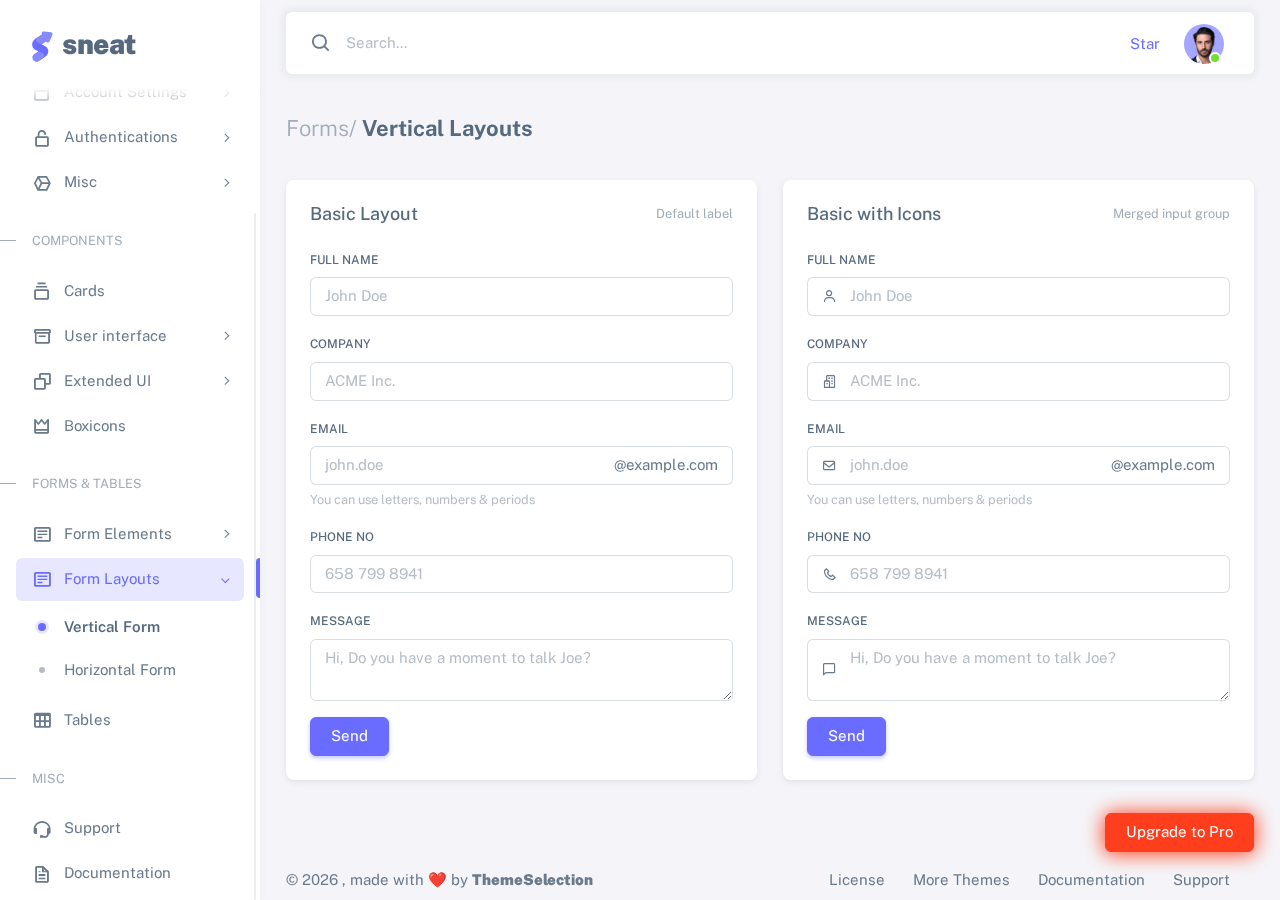
<file: html/form-layouts-vertical.html>
<!DOCTYPE html>

<!-- =========================================================
* Sneat - Bootstrap 5 HTML Admin Template - Pro | v1.0.0
==============================================================

* Product Page: https://themeselection.com/products/sneat-bootstrap-html-admin-template/
* Created by: ThemeSelection
* License: You must have a valid license purchased in order to legally use the theme for your project.
* Copyright ThemeSelection (https://themeselection.com)

=========================================================
 -->
<!-- beautify ignore:start -->
<html
  lang="en"
  class="light-style layout-menu-fixed"
  dir="ltr"
  data-theme="theme-default"
  data-assets-path="../assets/"
  data-template="vertical-menu-template-free"
>
  <head>
    <meta charset="utf-8" />
    <meta
      name="viewport"
      content="width=device-width, initial-scale=1.0, user-scalable=no, minimum-scale=1.0, maximum-scale=1.0"
    />

    <title>Vertical Layouts - Forms | Sneat - Bootstrap 5 HTML Admin Template - Pro</title>

    <meta name="description" content="" />

    <!-- Favicon -->
    <link rel="icon" type="image/x-icon" href="../assets/img/favicon/favicon.ico" />

    <!-- Fonts -->
    <link rel="preconnect" href="https://fonts.googleapis.com" />
    <link rel="preconnect" href="https://fonts.gstatic.com" crossorigin />
    <link
      href="https://fonts.googleapis.com/css2?family=Public+Sans:ital,wght@0,300;0,400;0,500;0,600;0,700;1,300;1,400;1,500;1,600;1,700&display=swap"
      rel="stylesheet"
    />

    <!-- Icons. Uncomment required icon fonts -->
    <link rel="stylesheet" href="../assets/vendor/fonts/boxicons.css" />

    <!-- Core CSS -->
    <link rel="stylesheet" href="../assets/vendor/css/core.css" class="template-customizer-core-css" />
    <link rel="stylesheet" href="../assets/vendor/css/theme-default.css" class="template-customizer-theme-css" />
    <link rel="stylesheet" href="../assets/css/demo.css" />

    <!-- Vendors CSS -->
    <link rel="stylesheet" href="../assets/vendor/libs/perfect-scrollbar/perfect-scrollbar.css" />

    <!-- Page CSS -->

    <!-- Helpers -->
    <script src="../assets/vendor/js/helpers.js"></script>

    <!--! Template customizer & Theme config files MUST be included after core stylesheets and helpers.js in the <head> section -->
    <!--? Config:  Mandatory theme config file contain global vars & default theme options, Set your preferred theme option in this file.  -->
    <script src="../assets/js/config.js"></script>
  </head>

  <body>
    <!-- Layout wrapper -->
    <div class="layout-wrapper layout-content-navbar">
      <div class="layout-container">
        <!-- Menu -->

        <aside id="layout-menu" class="layout-menu menu-vertical menu bg-menu-theme">
          <div class="app-brand demo">
            <a href="index.html" class="app-brand-link">
              <span class="app-brand-logo demo">
                <svg
                  width="25"
                  viewBox="0 0 25 42"
                  version="1.1"
                  xmlns="http://www.w3.org/2000/svg"
                  xmlns:xlink="http://www.w3.org/1999/xlink"
                >
                  <defs>
                    <path
                      d="M13.7918663,0.358365126 L3.39788168,7.44174259 C0.566865006,9.69408886 -0.379795268,12.4788597 0.557900856,15.7960551 C0.68998853,16.2305145 1.09562888,17.7872135 3.12357076,19.2293357 C3.8146334,19.7207684 5.32369333,20.3834223 7.65075054,21.2172976 L7.59773219,21.2525164 L2.63468769,24.5493413 C0.445452254,26.3002124 0.0884951797,28.5083815 1.56381646,31.1738486 C2.83770406,32.8170431 5.20850219,33.2640127 7.09180128,32.5391577 C8.347334,32.0559211 11.4559176,30.0011079 16.4175519,26.3747182 C18.0338572,24.4997857 18.6973423,22.4544883 18.4080071,20.2388261 C17.963753,17.5346866 16.1776345,15.5799961 13.0496516,14.3747546 L10.9194936,13.4715819 L18.6192054,7.984237 L13.7918663,0.358365126 Z"
                      id="path-1"
                    ></path>
                    <path
                      d="M5.47320593,6.00457225 C4.05321814,8.216144 4.36334763,10.0722806 6.40359441,11.5729822 C8.61520715,12.571656 10.0999176,13.2171421 10.8577257,13.5094407 L15.5088241,14.433041 L18.6192054,7.984237 C15.5364148,3.11535317 13.9273018,0.573395879 13.7918663,0.358365126 C13.5790555,0.511491653 10.8061687,2.3935607 5.47320593,6.00457225 Z"
                      id="path-3"
                    ></path>
                    <path
                      d="M7.50063644,21.2294429 L12.3234468,23.3159332 C14.1688022,24.7579751 14.397098,26.4880487 13.008334,28.506154 C11.6195701,30.5242593 10.3099883,31.790241 9.07958868,32.3040991 C5.78142938,33.4346997 4.13234973,34 4.13234973,34 C4.13234973,34 2.75489982,33.0538207 2.37032616e-14,31.1614621 C-0.55822714,27.8186216 -0.55822714,26.0572515 -4.05231404e-15,25.8773518 C0.83734071,25.6075023 2.77988457,22.8248993 3.3049379,22.52991 C3.65497346,22.3332504 5.05353963,21.8997614 7.50063644,21.2294429 Z"
                      id="path-4"
                    ></path>
                    <path
                      d="M20.6,7.13333333 L25.6,13.8 C26.2627417,14.6836556 26.0836556,15.9372583 25.2,16.6 C24.8538077,16.8596443 24.4327404,17 24,17 L14,17 C12.8954305,17 12,16.1045695 12,15 C12,14.5672596 12.1403557,14.1461923 12.4,13.8 L17.4,7.13333333 C18.0627417,6.24967773 19.3163444,6.07059163 20.2,6.73333333 C20.3516113,6.84704183 20.4862915,6.981722 20.6,7.13333333 Z"
                      id="path-5"
                    ></path>
                  </defs>
                  <g id="g-app-brand" stroke="none" stroke-width="1" fill="none" fill-rule="evenodd">
                    <g id="Brand-Logo" transform="translate(-27.000000, -15.000000)">
                      <g id="Icon" transform="translate(27.000000, 15.000000)">
                        <g id="Mask" transform="translate(0.000000, 8.000000)">
                          <mask id="mask-2" fill="white">
                            <use xlink:href="#path-1"></use>
                          </mask>
                          <use fill="#696cff" xlink:href="#path-1"></use>
                          <g id="Path-3" mask="url(#mask-2)">
                            <use fill="#696cff" xlink:href="#path-3"></use>
                            <use fill-opacity="0.2" fill="#FFFFFF" xlink:href="#path-3"></use>
                          </g>
                          <g id="Path-4" mask="url(#mask-2)">
                            <use fill="#696cff" xlink:href="#path-4"></use>
                            <use fill-opacity="0.2" fill="#FFFFFF" xlink:href="#path-4"></use>
                          </g>
                        </g>
                        <g
                          id="Triangle"
                          transform="translate(19.000000, 11.000000) rotate(-300.000000) translate(-19.000000, -11.000000) "
                        >
                          <use fill="#696cff" xlink:href="#path-5"></use>
                          <use fill-opacity="0.2" fill="#FFFFFF" xlink:href="#path-5"></use>
                        </g>
                      </g>
                    </g>
                  </g>
                </svg>
              </span>
              <span class="app-brand-text demo menu-text fw-bolder ms-2">Sneat</span>
            </a>

            <a href="javascript:void(0);" class="layout-menu-toggle menu-link text-large ms-auto d-block d-xl-none">
              <i class="bx bx-chevron-left bx-sm align-middle"></i>
            </a>
          </div>

          <div class="menu-inner-shadow"></div>

          <ul class="menu-inner py-1">
            <!-- Dashboard -->
            <li class="menu-item">
              <a href="index.html" class="menu-link">
                <i class="menu-icon tf-icons bx bx-home-circle"></i>
                <div data-i18n="Analytics">Dashboard</div>
              </a>
            </li>

            <!-- Layouts -->
            <li class="menu-item">
              <a href="javascript:void(0);" class="menu-link menu-toggle">
                <i class="menu-icon tf-icons bx bx-layout"></i>
                <div data-i18n="Layouts">Layouts</div>
              </a>

              <ul class="menu-sub">
                <li class="menu-item">
                  <a href="layouts-without-menu.html" class="menu-link">
                    <div data-i18n="Without menu">Without menu</div>
                  </a>
                </li>
                <li class="menu-item">
                  <a href="layouts-without-navbar.html" class="menu-link">
                    <div data-i18n="Without navbar">Without navbar</div>
                  </a>
                </li>
                <li class="menu-item">
                  <a href="layouts-container.html" class="menu-link">
                    <div data-i18n="Container">Container</div>
                  </a>
                </li>
                <li class="menu-item">
                  <a href="layouts-fluid.html" class="menu-link">
                    <div data-i18n="Fluid">Fluid</div>
                  </a>
                </li>
                <li class="menu-item">
                  <a href="layouts-blank.html" class="menu-link">
                    <div data-i18n="Blank">Blank</div>
                  </a>
                </li>
              </ul>
            </li>

            <li class="menu-header small text-uppercase">
              <span class="menu-header-text">Pages</span>
            </li>
            <li class="menu-item">
              <a href="javascript:void(0);" class="menu-link menu-toggle">
                <i class="menu-icon tf-icons bx bx-dock-top"></i>
                <div data-i18n="Account Settings">Account Settings</div>
              </a>
              <ul class="menu-sub">
                <li class="menu-item">
                  <a href="pages-account-settings-account.html" class="menu-link">
                    <div data-i18n="Account">Account</div>
                  </a>
                </li>
                <li class="menu-item">
                  <a href="pages-account-settings-notifications.html" class="menu-link">
                    <div data-i18n="Notifications">Notifications</div>
                  </a>
                </li>
                <li class="menu-item">
                  <a href="pages-account-settings-connections.html" class="menu-link">
                    <div data-i18n="Connections">Connections</div>
                  </a>
                </li>
              </ul>
            </li>
            <li class="menu-item">
              <a href="javascript:void(0);" class="menu-link menu-toggle">
                <i class="menu-icon tf-icons bx bx-lock-open-alt"></i>
                <div data-i18n="Authentications">Authentications</div>
              </a>
              <ul class="menu-sub">
                <li class="menu-item">
                  <a href="auth-login-basic.html" class="menu-link" target="_blank">
                    <div data-i18n="Basic">Login</div>
                  </a>
                </li>
                <li class="menu-item">
                  <a href="auth-register-basic.html" class="menu-link" target="_blank">
                    <div data-i18n="Basic">Register</div>
                  </a>
                </li>
                <li class="menu-item">
                  <a href="auth-forgot-password-basic.html" class="menu-link" target="_blank">
                    <div data-i18n="Basic">Forgot Password</div>
                  </a>
                </li>
              </ul>
            </li>
            <li class="menu-item">
              <a href="javascript:void(0);" class="menu-link menu-toggle">
                <i class="menu-icon tf-icons bx bx-cube-alt"></i>
                <div data-i18n="Misc">Misc</div>
              </a>
              <ul class="menu-sub">
                <li class="menu-item">
                  <a href="pages-misc-error.html" class="menu-link">
                    <div data-i18n="Error">Error</div>
                  </a>
                </li>
                <li class="menu-item">
                  <a href="pages-misc-under-maintenance.html" class="menu-link">
                    <div data-i18n="Under Maintenance">Under Maintenance</div>
                  </a>
                </li>
              </ul>
            </li>
            <!-- Components -->
            <li class="menu-header small text-uppercase"><span class="menu-header-text">Components</span></li>
            <!-- Cards -->
            <li class="menu-item">
              <a href="cards-basic.html" class="menu-link">
                <i class="menu-icon tf-icons bx bx-collection"></i>
                <div data-i18n="Basic">Cards</div>
              </a>
            </li>
            <!-- User interface -->
            <li class="menu-item">
              <a href="javascript:void(0)" class="menu-link menu-toggle">
                <i class="menu-icon tf-icons bx bx-box"></i>
                <div data-i18n="User interface">User interface</div>
              </a>
              <ul class="menu-sub">
                <li class="menu-item">
                  <a href="ui-accordion.html" class="menu-link">
                    <div data-i18n="Accordion">Accordion</div>
                  </a>
                </li>
                <li class="menu-item">
                  <a href="ui-alerts.html" class="menu-link">
                    <div data-i18n="Alerts">Alerts</div>
                  </a>
                </li>
                <li class="menu-item">
                  <a href="ui-badges.html" class="menu-link">
                    <div data-i18n="Badges">Badges</div>
                  </a>
                </li>
                <li class="menu-item">
                  <a href="ui-buttons.html" class="menu-link">
                    <div data-i18n="Buttons">Buttons</div>
                  </a>
                </li>
                <li class="menu-item">
                  <a href="ui-carousel.html" class="menu-link">
                    <div data-i18n="Carousel">Carousel</div>
                  </a>
                </li>
                <li class="menu-item">
                  <a href="ui-collapse.html" class="menu-link">
                    <div data-i18n="Collapse">Collapse</div>
                  </a>
                </li>
                <li class="menu-item">
                  <a href="ui-dropdowns.html" class="menu-link">
                    <div data-i18n="Dropdowns">Dropdowns</div>
                  </a>
                </li>
                <li class="menu-item">
                  <a href="ui-footer.html" class="menu-link">
                    <div data-i18n="Footer">Footer</div>
                  </a>
                </li>
                <li class="menu-item">
                  <a href="ui-list-groups.html" class="menu-link">
                    <div data-i18n="List Groups">List groups</div>
                  </a>
                </li>
                <li class="menu-item">
                  <a href="ui-modals.html" class="menu-link">
                    <div data-i18n="Modals">Modals</div>
                  </a>
                </li>
                <li class="menu-item">
                  <a href="ui-navbar.html" class="menu-link">
                    <div data-i18n="Navbar">Navbar</div>
                  </a>
                </li>
                <li class="menu-item">
                  <a href="ui-offcanvas.html" class="menu-link">
                    <div data-i18n="Offcanvas">Offcanvas</div>
                  </a>
                </li>
                <li class="menu-item">
                  <a href="ui-pagination-breadcrumbs.html" class="menu-link">
                    <div data-i18n="Pagination &amp; Breadcrumbs">Pagination &amp; Breadcrumbs</div>
                  </a>
                </li>
                <li class="menu-item">
                  <a href="ui-progress.html" class="menu-link">
                    <div data-i18n="Progress">Progress</div>
                  </a>
                </li>
                <li class="menu-item">
                  <a href="ui-spinners.html" class="menu-link">
                    <div data-i18n="Spinners">Spinners</div>
                  </a>
                </li>
                <li class="menu-item">
                  <a href="ui-tabs-pills.html" class="menu-link">
                    <div data-i18n="Tabs &amp; Pills">Tabs &amp; Pills</div>
                  </a>
                </li>
                <li class="menu-item">
                  <a href="ui-toasts.html" class="menu-link">
                    <div data-i18n="Toasts">Toasts</div>
                  </a>
                </li>
                <li class="menu-item">
                  <a href="ui-tooltips-popovers.html" class="menu-link">
                    <div data-i18n="Tooltips & Popovers">Tooltips &amp; popovers</div>
                  </a>
                </li>
                <li class="menu-item">
                  <a href="ui-typography.html" class="menu-link">
                    <div data-i18n="Typography">Typography</div>
                  </a>
                </li>
              </ul>
            </li>

            <!-- Extended components -->
            <li class="menu-item">
              <a href="javascript:void(0)" class="menu-link menu-toggle">
                <i class="menu-icon tf-icons bx bx-copy"></i>
                <div data-i18n="Extended UI">Extended UI</div>
              </a>
              <ul class="menu-sub">
                <li class="menu-item">
                  <a href="extended-ui-perfect-scrollbar.html" class="menu-link">
                    <div data-i18n="Perfect Scrollbar">Perfect scrollbar</div>
                  </a>
                </li>
                <li class="menu-item">
                  <a href="extended-ui-text-divider.html" class="menu-link">
                    <div data-i18n="Text Divider">Text Divider</div>
                  </a>
                </li>
              </ul>
            </li>

            <li class="menu-item">
              <a href="icons-boxicons.html" class="menu-link">
                <i class="menu-icon tf-icons bx bx-crown"></i>
                <div data-i18n="Boxicons">Boxicons</div>
              </a>
            </li>

            <!-- Forms & Tables -->
            <li class="menu-header small text-uppercase"><span class="menu-header-text">Forms &amp; Tables</span></li>
            <!-- Forms -->
            <li class="menu-item">
              <a href="javascript:void(0);" class="menu-link menu-toggle">
                <i class="menu-icon tf-icons bx bx-detail"></i>
                <div data-i18n="Form Elements">Form Elements</div>
              </a>
              <ul class="menu-sub">
                <li class="menu-item">
                  <a href="forms-basic-inputs.html" class="menu-link">
                    <div data-i18n="Basic Inputs">Basic Inputs</div>
                  </a>
                </li>
                <li class="menu-item">
                  <a href="forms-input-groups.html" class="menu-link">
                    <div data-i18n="Input groups">Input groups</div>
                  </a>
                </li>
              </ul>
            </li>
            <li class="menu-item active open">
              <a href="javascript:void(0);" class="menu-link menu-toggle">
                <i class="menu-icon tf-icons bx bx-detail"></i>
                <div data-i18n="Form Layouts">Form Layouts</div>
              </a>
              <ul class="menu-sub">
                <li class="menu-item active">
                  <a href="form-layouts-vertical.html" class="menu-link">
                    <div data-i18n="Vertical Form">Vertical Form</div>
                  </a>
                </li>
                <li class="menu-item">
                  <a href="form-layouts-horizontal.html" class="menu-link">
                    <div data-i18n="Horizontal Form">Horizontal Form</div>
                  </a>
                </li>
              </ul>
            </li>
            <!-- Tables -->
            <li class="menu-item">
              <a href="tables-basic.html" class="menu-link">
                <i class="menu-icon tf-icons bx bx-table"></i>
                <div data-i18n="Tables">Tables</div>
              </a>
            </li>
            <!-- Misc -->
            <li class="menu-header small text-uppercase"><span class="menu-header-text">Misc</span></li>
            <li class="menu-item">
              <a
                href="https://github.com/themeselection/sneat-html-admin-template-free/issues"
                target="_blank"
                class="menu-link"
              >
                <i class="menu-icon tf-icons bx bx-support"></i>
                <div data-i18n="Support">Support</div>
              </a>
            </li>
            <li class="menu-item">
              <a
                href="https://themeselection.com/demo/sneat-bootstrap-html-admin-template/documentation/"
                target="_blank"
                class="menu-link"
              >
                <i class="menu-icon tf-icons bx bx-file"></i>
                <div data-i18n="Documentation">Documentation</div>
              </a>
            </li>
          </ul>
        </aside>
        <!-- / Menu -->

        <!-- Layout container -->
        <div class="layout-page">
          <!-- Navbar -->

          <nav
            class="layout-navbar container-xxl navbar navbar-expand-xl navbar-detached align-items-center bg-navbar-theme"
            id="layout-navbar"
          >
            <div class="layout-menu-toggle navbar-nav align-items-xl-center me-3 me-xl-0 d-xl-none">
              <a class="nav-item nav-link px-0 me-xl-4" href="javascript:void(0)">
                <i class="bx bx-menu bx-sm"></i>
              </a>
            </div>

            <div class="navbar-nav-right d-flex align-items-center" id="navbar-collapse">
              <!-- Search -->
              <div class="navbar-nav align-items-center">
                <div class="nav-item d-flex align-items-center">
                  <i class="bx bx-search fs-4 lh-0"></i>
                  <input
                    type="text"
                    class="form-control border-0 shadow-none"
                    placeholder="Search..."
                    aria-label="Search..."
                  />
                </div>
              </div>
              <!-- /Search -->

              <ul class="navbar-nav flex-row align-items-center ms-auto">
                <!-- Place this tag where you want the button to render. -->
                <li class="nav-item lh-1 me-3">
                  <a
                    class="github-button"
                    href="https://github.com/themeselection/sneat-html-admin-template-free"
                    data-icon="octicon-star"
                    data-size="large"
                    data-show-count="true"
                    aria-label="Star themeselection/sneat-html-admin-template-free on GitHub"
                    >Star</a
                  >
                </li>

                <!-- User -->
                <li class="nav-item navbar-dropdown dropdown-user dropdown">
                  <a class="nav-link dropdown-toggle hide-arrow" href="javascript:void(0);" data-bs-toggle="dropdown">
                    <div class="avatar avatar-online">
                      <img src="../assets/img/avatars/1.png" alt class="w-px-40 h-auto rounded-circle" />
                    </div>
                  </a>
                  <ul class="dropdown-menu dropdown-menu-end">
                    <li>
                      <a class="dropdown-item" href="#">
                        <div class="d-flex">
                          <div class="flex-shrink-0 me-3">
                            <div class="avatar avatar-online">
                              <img src="../assets/img/avatars/1.png" alt class="w-px-40 h-auto rounded-circle" />
                            </div>
                          </div>
                          <div class="flex-grow-1">
                            <span class="fw-semibold d-block">John Doe</span>
                            <small class="text-muted">Admin</small>
                          </div>
                        </div>
                      </a>
                    </li>
                    <li>
                      <div class="dropdown-divider"></div>
                    </li>
                    <li>
                      <a class="dropdown-item" href="#">
                        <i class="bx bx-user me-2"></i>
                        <span class="align-middle">My Profile</span>
                      </a>
                    </li>
                    <li>
                      <a class="dropdown-item" href="#">
                        <i class="bx bx-cog me-2"></i>
                        <span class="align-middle">Settings</span>
                      </a>
                    </li>
                    <li>
                      <a class="dropdown-item" href="#">
                        <span class="d-flex align-items-center align-middle">
                          <i class="flex-shrink-0 bx bx-credit-card me-2"></i>
                          <span class="flex-grow-1 align-middle">Billing</span>
                          <span class="flex-shrink-0 badge badge-center rounded-pill bg-danger w-px-20 h-px-20">4</span>
                        </span>
                      </a>
                    </li>
                    <li>
                      <div class="dropdown-divider"></div>
                    </li>
                    <li>
                      <a class="dropdown-item" href="auth-login-basic.html">
                        <i class="bx bx-power-off me-2"></i>
                        <span class="align-middle">Log Out</span>
                      </a>
                    </li>
                  </ul>
                </li>
                <!--/ User -->
              </ul>
            </div>
          </nav>

          <!-- / Navbar -->

          <!-- Content wrapper -->
          <div class="content-wrapper">
            <!-- Content -->

            <div class="container-xxl flex-grow-1 container-p-y">
              <h4 class="fw-bold py-3 mb-4"><span class="text-muted fw-light">Forms/</span> Vertical Layouts</h4>

              <!-- Basic Layout -->
              <div class="row">
                <div class="col-xl">
                  <div class="card mb-4">
                    <div class="card-header d-flex justify-content-between align-items-center">
                      <h5 class="mb-0">Basic Layout</h5>
                      <small class="text-muted float-end">Default label</small>
                    </div>
                    <div class="card-body">
                      <form>
                        <div class="mb-3">
                          <label class="form-label" for="basic-default-fullname">Full Name</label>
                          <input type="text" class="form-control" id="basic-default-fullname" placeholder="John Doe" />
                        </div>
                        <div class="mb-3">
                          <label class="form-label" for="basic-default-company">Company</label>
                          <input type="text" class="form-control" id="basic-default-company" placeholder="ACME Inc." />
                        </div>
                        <div class="mb-3">
                          <label class="form-label" for="basic-default-email">Email</label>
                          <div class="input-group input-group-merge">
                            <input
                              type="text"
                              id="basic-default-email"
                              class="form-control"
                              placeholder="john.doe"
                              aria-label="john.doe"
                              aria-describedby="basic-default-email2"
                            />
                            <span class="input-group-text" id="basic-default-email2">@example.com</span>
                          </div>
                          <div class="form-text">You can use letters, numbers & periods</div>
                        </div>
                        <div class="mb-3">
                          <label class="form-label" for="basic-default-phone">Phone No</label>
                          <input
                            type="text"
                            id="basic-default-phone"
                            class="form-control phone-mask"
                            placeholder="658 799 8941"
                          />
                        </div>
                        <div class="mb-3">
                          <label class="form-label" for="basic-default-message">Message</label>
                          <textarea
                            id="basic-default-message"
                            class="form-control"
                            placeholder="Hi, Do you have a moment to talk Joe?"
                          ></textarea>
                        </div>
                        <button type="submit" class="btn btn-primary">Send</button>
                      </form>
                    </div>
                  </div>
                </div>
                <div class="col-xl">
                  <div class="card mb-4">
                    <div class="card-header d-flex justify-content-between align-items-center">
                      <h5 class="mb-0">Basic with Icons</h5>
                      <small class="text-muted float-end">Merged input group</small>
                    </div>
                    <div class="card-body">
                      <form>
                        <div class="mb-3">
                          <label class="form-label" for="basic-icon-default-fullname">Full Name</label>
                          <div class="input-group input-group-merge">
                            <span id="basic-icon-default-fullname2" class="input-group-text"
                              ><i class="bx bx-user"></i
                            ></span>
                            <input
                              type="text"
                              class="form-control"
                              id="basic-icon-default-fullname"
                              placeholder="John Doe"
                              aria-label="John Doe"
                              aria-describedby="basic-icon-default-fullname2"
                            />
                          </div>
                        </div>
                        <div class="mb-3">
                          <label class="form-label" for="basic-icon-default-company">Company</label>
                          <div class="input-group input-group-merge">
                            <span id="basic-icon-default-company2" class="input-group-text"
                              ><i class="bx bx-buildings"></i
                            ></span>
                            <input
                              type="text"
                              id="basic-icon-default-company"
                              class="form-control"
                              placeholder="ACME Inc."
                              aria-label="ACME Inc."
                              aria-describedby="basic-icon-default-company2"
                            />
                          </div>
                        </div>
                        <div class="mb-3">
                          <label class="form-label" for="basic-icon-default-email">Email</label>
                          <div class="input-group input-group-merge">
                            <span class="input-group-text"><i class="bx bx-envelope"></i></span>
                            <input
                              type="text"
                              id="basic-icon-default-email"
                              class="form-control"
                              placeholder="john.doe"
                              aria-label="john.doe"
                              aria-describedby="basic-icon-default-email2"
                            />
                            <span id="basic-icon-default-email2" class="input-group-text">@example.com</span>
                          </div>
                          <div class="form-text">You can use letters, numbers & periods</div>
                        </div>
                        <div class="mb-3">
                          <label class="form-label" for="basic-icon-default-phone">Phone No</label>
                          <div class="input-group input-group-merge">
                            <span id="basic-icon-default-phone2" class="input-group-text"
                              ><i class="bx bx-phone"></i
                            ></span>
                            <input
                              type="text"
                              id="basic-icon-default-phone"
                              class="form-control phone-mask"
                              placeholder="658 799 8941"
                              aria-label="658 799 8941"
                              aria-describedby="basic-icon-default-phone2"
                            />
                          </div>
                        </div>
                        <div class="mb-3">
                          <label class="form-label" for="basic-icon-default-message">Message</label>
                          <div class="input-group input-group-merge">
                            <span id="basic-icon-default-message2" class="input-group-text"
                              ><i class="bx bx-comment"></i
                            ></span>
                            <textarea
                              id="basic-icon-default-message"
                              class="form-control"
                              placeholder="Hi, Do you have a moment to talk Joe?"
                              aria-label="Hi, Do you have a moment to talk Joe?"
                              aria-describedby="basic-icon-default-message2"
                            ></textarea>
                          </div>
                        </div>
                        <button type="submit" class="btn btn-primary">Send</button>
                      </form>
                    </div>
                  </div>
                </div>
              </div>
            </div>
            <!-- / Content -->

            <!-- Footer -->
            <footer class="content-footer footer bg-footer-theme">
              <div class="container-xxl d-flex flex-wrap justify-content-between py-2 flex-md-row flex-column">
                <div class="mb-2 mb-md-0">
                  ©
                  <script>
                    document.write(new Date().getFullYear());
                  </script>
                  , made with ❤️ by
                  <a href="https://themeselection.com" target="_blank" class="footer-link fw-bolder">ThemeSelection</a>
                </div>
                <div>
                  <a href="https://themeselection.com/license/" class="footer-link me-4" target="_blank">License</a>
                  <a href="https://themeselection.com/" target="_blank" class="footer-link me-4">More Themes</a>

                  <a
                    href="https://themeselection.com/demo/sneat-bootstrap-html-admin-template/documentation/"
                    target="_blank"
                    class="footer-link me-4"
                    >Documentation</a
                  >

                  <a
                    href="https://github.com/themeselection/sneat-html-admin-template-free/issues"
                    target="_blank"
                    class="footer-link me-4"
                    >Support</a
                  >
                </div>
              </div>
            </footer>
            <!-- / Footer -->

            <div class="content-backdrop fade"></div>
          </div>
          <!-- Content wrapper -->
        </div>
        <!-- / Layout page -->
      </div>

      <!-- Overlay -->
      <div class="layout-overlay layout-menu-toggle"></div>
    </div>
    <!-- / Layout wrapper -->

    <div class="buy-now">
      <a
        href="https://themeselection.com/products/sneat-bootstrap-html-admin-template/"
        target="_blank"
        class="btn btn-danger btn-buy-now"
        >Upgrade to Pro</a
      >
    </div>

    <!-- Core JS -->
    <!-- build:js assets/vendor/js/core.js -->
    <script src="../assets/vendor/libs/jquery/jquery.js"></script>
    <script src="../assets/vendor/libs/popper/popper.js"></script>
    <script src="../assets/vendor/js/bootstrap.js"></script>
    <script src="../assets/vendor/libs/perfect-scrollbar/perfect-scrollbar.js"></script>

    <script src="../assets/vendor/js/menu.js"></script>
    <!-- endbuild -->

    <!-- Vendors JS -->

    <!-- Main JS -->
    <script src="../assets/js/main.js"></script>

    <!-- Page JS -->

    <!-- Place this tag in your head or just before your close body tag. -->
    <script async defer src="https://buttons.github.io/buttons.js"></script>
  </body>
</html>
</file>
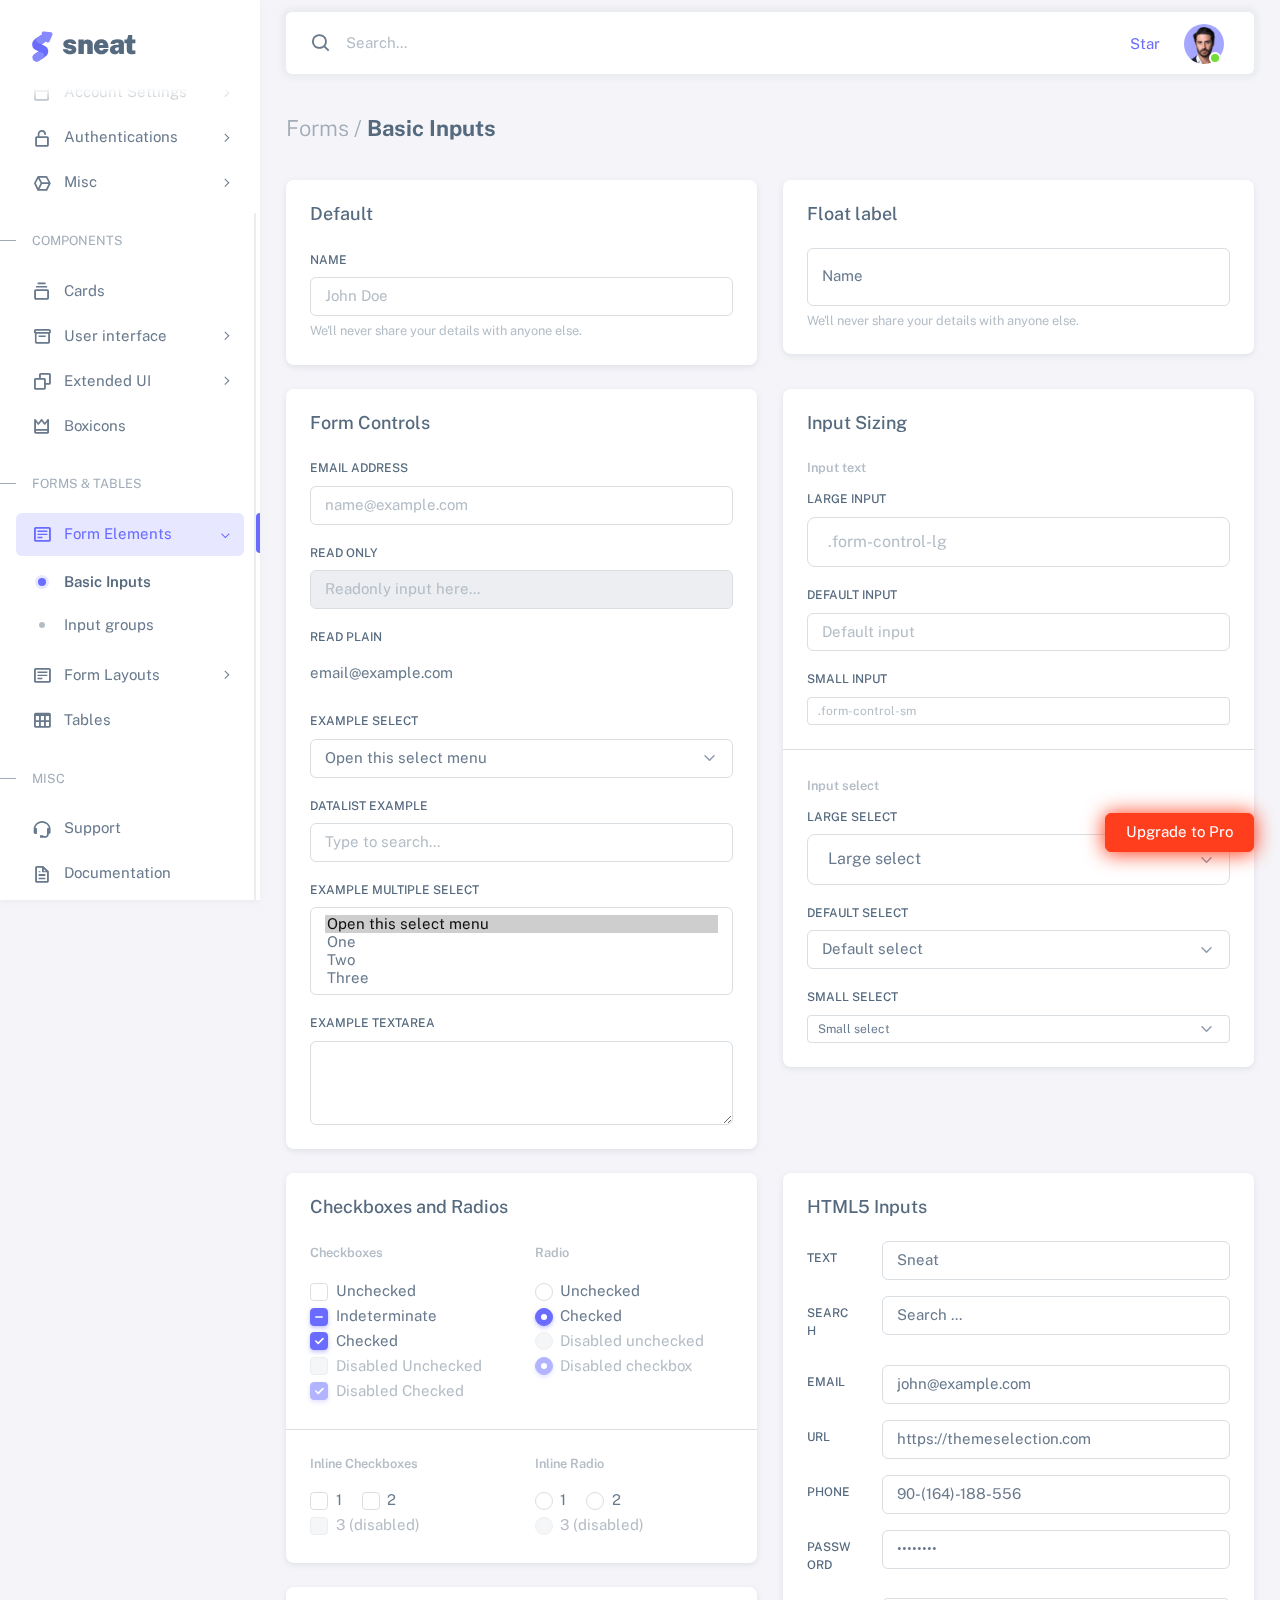
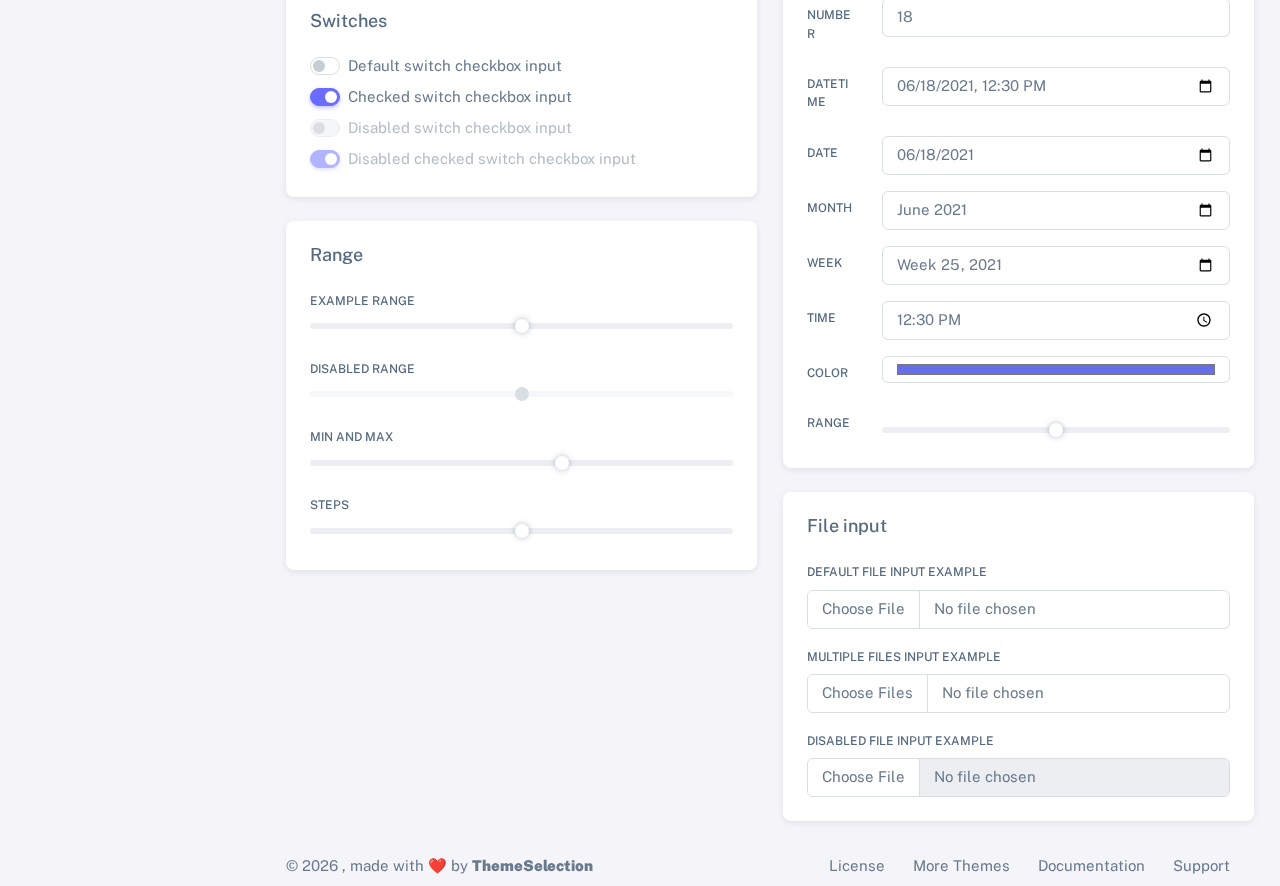
<file: html/forms-basic-inputs.html>
<!DOCTYPE html>

<!-- =========================================================
* Sneat - Bootstrap 5 HTML Admin Template - Pro | v1.0.0
==============================================================

* Product Page: https://themeselection.com/products/sneat-bootstrap-html-admin-template/
* Created by: ThemeSelection
* License: You must have a valid license purchased in order to legally use the theme for your project.
* Copyright ThemeSelection (https://themeselection.com)

=========================================================
 -->
<!-- beautify ignore:start -->
<html
  lang="en"
  class="light-style layout-menu-fixed"
  dir="ltr"
  data-theme="theme-default"
  data-assets-path="../assets/"
  data-template="vertical-menu-template-free"
>
  <head>
    <meta charset="utf-8" />
    <meta
      name="viewport"
      content="width=device-width, initial-scale=1.0, user-scalable=no, minimum-scale=1.0, maximum-scale=1.0"
    />

    <title>Basic Inputs - Forms | Sneat - Bootstrap 5 HTML Admin Template - Pro</title>

    <meta name="description" content="" />

    <!-- Favicon -->
    <link rel="icon" type="image/x-icon" href="../assets/img/favicon/favicon.ico" />

    <!-- Fonts -->
    <link rel="preconnect" href="https://fonts.googleapis.com" />
    <link rel="preconnect" href="https://fonts.gstatic.com" crossorigin />
    <link
      href="https://fonts.googleapis.com/css2?family=Public+Sans:ital,wght@0,300;0,400;0,500;0,600;0,700;1,300;1,400;1,500;1,600;1,700&display=swap"
      rel="stylesheet"
    />

    <!-- Icons. Uncomment required icon fonts -->
    <link rel="stylesheet" href="../assets/vendor/fonts/boxicons.css" />

    <!-- Core CSS -->
    <link rel="stylesheet" href="../assets/vendor/css/core.css" class="template-customizer-core-css" />
    <link rel="stylesheet" href="../assets/vendor/css/theme-default.css" class="template-customizer-theme-css" />
    <link rel="stylesheet" href="../assets/css/demo.css" />

    <!-- Vendors CSS -->
    <link rel="stylesheet" href="../assets/vendor/libs/perfect-scrollbar/perfect-scrollbar.css" />

    <!-- Page CSS -->

    <!-- Helpers -->
    <script src="../assets/vendor/js/helpers.js"></script>

    <!--! Template customizer & Theme config files MUST be included after core stylesheets and helpers.js in the <head> section -->
    <!--? Config:  Mandatory theme config file contain global vars & default theme options, Set your preferred theme option in this file.  -->
    <script src="../assets/js/config.js"></script>
  </head>

  <body>
    <!-- Layout wrapper -->
    <div class="layout-wrapper layout-content-navbar">
      <div class="layout-container">
        <!-- Menu -->

        <aside id="layout-menu" class="layout-menu menu-vertical menu bg-menu-theme">
          <div class="app-brand demo">
            <a href="index.html" class="app-brand-link">
              <span class="app-brand-logo demo">
                <svg
                  width="25"
                  viewBox="0 0 25 42"
                  version="1.1"
                  xmlns="http://www.w3.org/2000/svg"
                  xmlns:xlink="http://www.w3.org/1999/xlink"
                >
                  <defs>
                    <path
                      d="M13.7918663,0.358365126 L3.39788168,7.44174259 C0.566865006,9.69408886 -0.379795268,12.4788597 0.557900856,15.7960551 C0.68998853,16.2305145 1.09562888,17.7872135 3.12357076,19.2293357 C3.8146334,19.7207684 5.32369333,20.3834223 7.65075054,21.2172976 L7.59773219,21.2525164 L2.63468769,24.5493413 C0.445452254,26.3002124 0.0884951797,28.5083815 1.56381646,31.1738486 C2.83770406,32.8170431 5.20850219,33.2640127 7.09180128,32.5391577 C8.347334,32.0559211 11.4559176,30.0011079 16.4175519,26.3747182 C18.0338572,24.4997857 18.6973423,22.4544883 18.4080071,20.2388261 C17.963753,17.5346866 16.1776345,15.5799961 13.0496516,14.3747546 L10.9194936,13.4715819 L18.6192054,7.984237 L13.7918663,0.358365126 Z"
                      id="path-1"
                    ></path>
                    <path
                      d="M5.47320593,6.00457225 C4.05321814,8.216144 4.36334763,10.0722806 6.40359441,11.5729822 C8.61520715,12.571656 10.0999176,13.2171421 10.8577257,13.5094407 L15.5088241,14.433041 L18.6192054,7.984237 C15.5364148,3.11535317 13.9273018,0.573395879 13.7918663,0.358365126 C13.5790555,0.511491653 10.8061687,2.3935607 5.47320593,6.00457225 Z"
                      id="path-3"
                    ></path>
                    <path
                      d="M7.50063644,21.2294429 L12.3234468,23.3159332 C14.1688022,24.7579751 14.397098,26.4880487 13.008334,28.506154 C11.6195701,30.5242593 10.3099883,31.790241 9.07958868,32.3040991 C5.78142938,33.4346997 4.13234973,34 4.13234973,34 C4.13234973,34 2.75489982,33.0538207 2.37032616e-14,31.1614621 C-0.55822714,27.8186216 -0.55822714,26.0572515 -4.05231404e-15,25.8773518 C0.83734071,25.6075023 2.77988457,22.8248993 3.3049379,22.52991 C3.65497346,22.3332504 5.05353963,21.8997614 7.50063644,21.2294429 Z"
                      id="path-4"
                    ></path>
                    <path
                      d="M20.6,7.13333333 L25.6,13.8 C26.2627417,14.6836556 26.0836556,15.9372583 25.2,16.6 C24.8538077,16.8596443 24.4327404,17 24,17 L14,17 C12.8954305,17 12,16.1045695 12,15 C12,14.5672596 12.1403557,14.1461923 12.4,13.8 L17.4,7.13333333 C18.0627417,6.24967773 19.3163444,6.07059163 20.2,6.73333333 C20.3516113,6.84704183 20.4862915,6.981722 20.6,7.13333333 Z"
                      id="path-5"
                    ></path>
                  </defs>
                  <g id="g-app-brand" stroke="none" stroke-width="1" fill="none" fill-rule="evenodd">
                    <g id="Brand-Logo" transform="translate(-27.000000, -15.000000)">
                      <g id="Icon" transform="translate(27.000000, 15.000000)">
                        <g id="Mask" transform="translate(0.000000, 8.000000)">
                          <mask id="mask-2" fill="white">
                            <use xlink:href="#path-1"></use>
                          </mask>
                          <use fill="#696cff" xlink:href="#path-1"></use>
                          <g id="Path-3" mask="url(#mask-2)">
                            <use fill="#696cff" xlink:href="#path-3"></use>
                            <use fill-opacity="0.2" fill="#FFFFFF" xlink:href="#path-3"></use>
                          </g>
                          <g id="Path-4" mask="url(#mask-2)">
                            <use fill="#696cff" xlink:href="#path-4"></use>
                            <use fill-opacity="0.2" fill="#FFFFFF" xlink:href="#path-4"></use>
                          </g>
                        </g>
                        <g
                          id="Triangle"
                          transform="translate(19.000000, 11.000000) rotate(-300.000000) translate(-19.000000, -11.000000) "
                        >
                          <use fill="#696cff" xlink:href="#path-5"></use>
                          <use fill-opacity="0.2" fill="#FFFFFF" xlink:href="#path-5"></use>
                        </g>
                      </g>
                    </g>
                  </g>
                </svg>
              </span>
              <span class="app-brand-text demo menu-text fw-bolder ms-2">Sneat</span>
            </a>

            <a href="javascript:void(0);" class="layout-menu-toggle menu-link text-large ms-auto d-block d-xl-none">
              <i class="bx bx-chevron-left bx-sm align-middle"></i>
            </a>
          </div>

          <div class="menu-inner-shadow"></div>

          <ul class="menu-inner py-1">
            <!-- Dashboard -->
            <li class="menu-item">
              <a href="index.html" class="menu-link">
                <i class="menu-icon tf-icons bx bx-home-circle"></i>
                <div data-i18n="Analytics">Dashboard</div>
              </a>
            </li>

            <!-- Layouts -->
            <li class="menu-item">
              <a href="javascript:void(0);" class="menu-link menu-toggle">
                <i class="menu-icon tf-icons bx bx-layout"></i>
                <div data-i18n="Layouts">Layouts</div>
              </a>

              <ul class="menu-sub">
                <li class="menu-item">
                  <a href="layouts-without-menu.html" class="menu-link">
                    <div data-i18n="Without menu">Without menu</div>
                  </a>
                </li>
                <li class="menu-item">
                  <a href="layouts-without-navbar.html" class="menu-link">
                    <div data-i18n="Without navbar">Without navbar</div>
                  </a>
                </li>
                <li class="menu-item">
                  <a href="layouts-container.html" class="menu-link">
                    <div data-i18n="Container">Container</div>
                  </a>
                </li>
                <li class="menu-item">
                  <a href="layouts-fluid.html" class="menu-link">
                    <div data-i18n="Fluid">Fluid</div>
                  </a>
                </li>
                <li class="menu-item">
                  <a href="layouts-blank.html" class="menu-link">
                    <div data-i18n="Blank">Blank</div>
                  </a>
                </li>
              </ul>
            </li>

            <li class="menu-header small text-uppercase">
              <span class="menu-header-text">Pages</span>
            </li>
            <li class="menu-item">
              <a href="javascript:void(0);" class="menu-link menu-toggle">
                <i class="menu-icon tf-icons bx bx-dock-top"></i>
                <div data-i18n="Account Settings">Account Settings</div>
              </a>
              <ul class="menu-sub">
                <li class="menu-item">
                  <a href="pages-account-settings-account.html" class="menu-link">
                    <div data-i18n="Account">Account</div>
                  </a>
                </li>
                <li class="menu-item">
                  <a href="pages-account-settings-notifications.html" class="menu-link">
                    <div data-i18n="Notifications">Notifications</div>
                  </a>
                </li>
                <li class="menu-item">
                  <a href="pages-account-settings-connections.html" class="menu-link">
                    <div data-i18n="Connections">Connections</div>
                  </a>
                </li>
              </ul>
            </li>
            <li class="menu-item">
              <a href="javascript:void(0);" class="menu-link menu-toggle">
                <i class="menu-icon tf-icons bx bx-lock-open-alt"></i>
                <div data-i18n="Authentications">Authentications</div>
              </a>
              <ul class="menu-sub">
                <li class="menu-item">
                  <a href="auth-login-basic.html" class="menu-link" target="_blank">
                    <div data-i18n="Basic">Login</div>
                  </a>
                </li>
                <li class="menu-item">
                  <a href="auth-register-basic.html" class="menu-link" target="_blank">
                    <div data-i18n="Basic">Register</div>
                  </a>
                </li>
                <li class="menu-item">
                  <a href="auth-forgot-password-basic.html" class="menu-link" target="_blank">
                    <div data-i18n="Basic">Forgot Password</div>
                  </a>
                </li>
              </ul>
            </li>
            <li class="menu-item">
              <a href="javascript:void(0);" class="menu-link menu-toggle">
                <i class="menu-icon tf-icons bx bx-cube-alt"></i>
                <div data-i18n="Misc">Misc</div>
              </a>
              <ul class="menu-sub">
                <li class="menu-item">
                  <a href="pages-misc-error.html" class="menu-link">
                    <div data-i18n="Error">Error</div>
                  </a>
                </li>
                <li class="menu-item">
                  <a href="pages-misc-under-maintenance.html" class="menu-link">
                    <div data-i18n="Under Maintenance">Under Maintenance</div>
                  </a>
                </li>
              </ul>
            </li>
            <!-- Components -->
            <li class="menu-header small text-uppercase"><span class="menu-header-text">Components</span></li>
            <!-- Cards -->
            <li class="menu-item">
              <a href="cards-basic.html" class="menu-link">
                <i class="menu-icon tf-icons bx bx-collection"></i>
                <div data-i18n="Basic">Cards</div>
              </a>
            </li>
            <!-- User interface -->
            <li class="menu-item">
              <a href="javascript:void(0)" class="menu-link menu-toggle">
                <i class="menu-icon tf-icons bx bx-box"></i>
                <div data-i18n="User interface">User interface</div>
              </a>
              <ul class="menu-sub">
                <li class="menu-item">
                  <a href="ui-accordion.html" class="menu-link">
                    <div data-i18n="Accordion">Accordion</div>
                  </a>
                </li>
                <li class="menu-item">
                  <a href="ui-alerts.html" class="menu-link">
                    <div data-i18n="Alerts">Alerts</div>
                  </a>
                </li>
                <li class="menu-item">
                  <a href="ui-badges.html" class="menu-link">
                    <div data-i18n="Badges">Badges</div>
                  </a>
                </li>
                <li class="menu-item">
                  <a href="ui-buttons.html" class="menu-link">
                    <div data-i18n="Buttons">Buttons</div>
                  </a>
                </li>
                <li class="menu-item">
                  <a href="ui-carousel.html" class="menu-link">
                    <div data-i18n="Carousel">Carousel</div>
                  </a>
                </li>
                <li class="menu-item">
                  <a href="ui-collapse.html" class="menu-link">
                    <div data-i18n="Collapse">Collapse</div>
                  </a>
                </li>
                <li class="menu-item">
                  <a href="ui-dropdowns.html" class="menu-link">
                    <div data-i18n="Dropdowns">Dropdowns</div>
                  </a>
                </li>
                <li class="menu-item">
                  <a href="ui-footer.html" class="menu-link">
                    <div data-i18n="Footer">Footer</div>
                  </a>
                </li>
                <li class="menu-item">
                  <a href="ui-list-groups.html" class="menu-link">
                    <div data-i18n="List Groups">List groups</div>
                  </a>
                </li>
                <li class="menu-item">
                  <a href="ui-modals.html" class="menu-link">
                    <div data-i18n="Modals">Modals</div>
                  </a>
                </li>
                <li class="menu-item">
                  <a href="ui-navbar.html" class="menu-link">
                    <div data-i18n="Navbar">Navbar</div>
                  </a>
                </li>
                <li class="menu-item">
                  <a href="ui-offcanvas.html" class="menu-link">
                    <div data-i18n="Offcanvas">Offcanvas</div>
                  </a>
                </li>
                <li class="menu-item">
                  <a href="ui-pagination-breadcrumbs.html" class="menu-link">
                    <div data-i18n="Pagination &amp; Breadcrumbs">Pagination &amp; Breadcrumbs</div>
                  </a>
                </li>
                <li class="menu-item">
                  <a href="ui-progress.html" class="menu-link">
                    <div data-i18n="Progress">Progress</div>
                  </a>
                </li>
                <li class="menu-item">
                  <a href="ui-spinners.html" class="menu-link">
                    <div data-i18n="Spinners">Spinners</div>
                  </a>
                </li>
                <li class="menu-item">
                  <a href="ui-tabs-pills.html" class="menu-link">
                    <div data-i18n="Tabs &amp; Pills">Tabs &amp; Pills</div>
                  </a>
                </li>
                <li class="menu-item">
                  <a href="ui-toasts.html" class="menu-link">
                    <div data-i18n="Toasts">Toasts</div>
                  </a>
                </li>
                <li class="menu-item">
                  <a href="ui-tooltips-popovers.html" class="menu-link">
                    <div data-i18n="Tooltips & Popovers">Tooltips &amp; popovers</div>
                  </a>
                </li>
                <li class="menu-item">
                  <a href="ui-typography.html" class="menu-link">
                    <div data-i18n="Typography">Typography</div>
                  </a>
                </li>
              </ul>
            </li>

            <!-- Extended components -->
            <li class="menu-item">
              <a href="javascript:void(0)" class="menu-link menu-toggle">
                <i class="menu-icon tf-icons bx bx-copy"></i>
                <div data-i18n="Extended UI">Extended UI</div>
              </a>
              <ul class="menu-sub">
                <li class="menu-item">
                  <a href="extended-ui-perfect-scrollbar.html" class="menu-link">
                    <div data-i18n="Perfect Scrollbar">Perfect scrollbar</div>
                  </a>
                </li>
                <li class="menu-item">
                  <a href="extended-ui-text-divider.html" class="menu-link">
                    <div data-i18n="Text Divider">Text Divider</div>
                  </a>
                </li>
              </ul>
            </li>

            <li class="menu-item">
              <a href="icons-boxicons.html" class="menu-link">
                <i class="menu-icon tf-icons bx bx-crown"></i>
                <div data-i18n="Boxicons">Boxicons</div>
              </a>
            </li>

            <!-- Forms & Tables -->
            <li class="menu-header small text-uppercase"><span class="menu-header-text">Forms &amp; Tables</span></li>
            <!-- Forms -->
            <li class="menu-item active open">
              <a href="javascript:void(0);" class="menu-link menu-toggle">
                <i class="menu-icon tf-icons bx bx-detail"></i>
                <div data-i18n="Form Elements">Form Elements</div>
              </a>
              <ul class="menu-sub">
                <li class="menu-item active">
                  <a href="forms-basic-inputs.html" class="menu-link">
                    <div data-i18n="Basic Inputs">Basic Inputs</div>
                  </a>
                </li>
                <li class="menu-item">
                  <a href="forms-input-groups.html" class="menu-link">
                    <div data-i18n="Input groups">Input groups</div>
                  </a>
                </li>
              </ul>
            </li>
            <li class="menu-item">
              <a href="javascript:void(0);" class="menu-link menu-toggle">
                <i class="menu-icon tf-icons bx bx-detail"></i>
                <div data-i18n="Form Layouts">Form Layouts</div>
              </a>
              <ul class="menu-sub">
                <li class="menu-item">
                  <a href="form-layouts-vertical.html" class="menu-link">
                    <div data-i18n="Vertical Form">Vertical Form</div>
                  </a>
                </li>
                <li class="menu-item">
                  <a href="form-layouts-horizontal.html" class="menu-link">
                    <div data-i18n="Horizontal Form">Horizontal Form</div>
                  </a>
                </li>
              </ul>
            </li>
            <!-- Tables -->
            <li class="menu-item">
              <a href="tables-basic.html" class="menu-link">
                <i class="menu-icon tf-icons bx bx-table"></i>
                <div data-i18n="Tables">Tables</div>
              </a>
            </li>
            <!-- Misc -->
            <li class="menu-header small text-uppercase"><span class="menu-header-text">Misc</span></li>
            <li class="menu-item">
              <a
                href="https://github.com/themeselection/sneat-html-admin-template-free/issues"
                target="_blank"
                class="menu-link"
              >
                <i class="menu-icon tf-icons bx bx-support"></i>
                <div data-i18n="Support">Support</div>
              </a>
            </li>
            <li class="menu-item">
              <a
                href="https://themeselection.com/demo/sneat-bootstrap-html-admin-template/documentation/"
                target="_blank"
                class="menu-link"
              >
                <i class="menu-icon tf-icons bx bx-file"></i>
                <div data-i18n="Documentation">Documentation</div>
              </a>
            </li>
          </ul>
        </aside>
        <!-- / Menu -->

        <!-- Layout container -->
        <div class="layout-page">
          <!-- Navbar -->

          <nav
            class="layout-navbar container-xxl navbar navbar-expand-xl navbar-detached align-items-center bg-navbar-theme"
            id="layout-navbar"
          >
            <div class="layout-menu-toggle navbar-nav align-items-xl-center me-3 me-xl-0 d-xl-none">
              <a class="nav-item nav-link px-0 me-xl-4" href="javascript:void(0)">
                <i class="bx bx-menu bx-sm"></i>
              </a>
            </div>

            <div class="navbar-nav-right d-flex align-items-center" id="navbar-collapse">
              <!-- Search -->
              <div class="navbar-nav align-items-center">
                <div class="nav-item d-flex align-items-center">
                  <i class="bx bx-search fs-4 lh-0"></i>
                  <input
                    type="text"
                    class="form-control border-0 shadow-none"
                    placeholder="Search..."
                    aria-label="Search..."
                  />
                </div>
              </div>
              <!-- /Search -->

              <ul class="navbar-nav flex-row align-items-center ms-auto">
                <!-- Place this tag where you want the button to render. -->
                <li class="nav-item lh-1 me-3">
                  <a
                    class="github-button"
                    href="https://github.com/themeselection/sneat-html-admin-template-free"
                    data-icon="octicon-star"
                    data-size="large"
                    data-show-count="true"
                    aria-label="Star themeselection/sneat-html-admin-template-free on GitHub"
                    >Star</a
                  >
                </li>

                <!-- User -->
                <li class="nav-item navbar-dropdown dropdown-user dropdown">
                  <a class="nav-link dropdown-toggle hide-arrow" href="javascript:void(0);" data-bs-toggle="dropdown">
                    <div class="avatar avatar-online">
                      <img src="../assets/img/avatars/1.png" alt class="w-px-40 h-auto rounded-circle" />
                    </div>
                  </a>
                  <ul class="dropdown-menu dropdown-menu-end">
                    <li>
                      <a class="dropdown-item" href="#">
                        <div class="d-flex">
                          <div class="flex-shrink-0 me-3">
                            <div class="avatar avatar-online">
                              <img src="../assets/img/avatars/1.png" alt class="w-px-40 h-auto rounded-circle" />
                            </div>
                          </div>
                          <div class="flex-grow-1">
                            <span class="fw-semibold d-block">John Doe</span>
                            <small class="text-muted">Admin</small>
                          </div>
                        </div>
                      </a>
                    </li>
                    <li>
                      <div class="dropdown-divider"></div>
                    </li>
                    <li>
                      <a class="dropdown-item" href="#">
                        <i class="bx bx-user me-2"></i>
                        <span class="align-middle">My Profile</span>
                      </a>
                    </li>
                    <li>
                      <a class="dropdown-item" href="#">
                        <i class="bx bx-cog me-2"></i>
                        <span class="align-middle">Settings</span>
                      </a>
                    </li>
                    <li>
                      <a class="dropdown-item" href="#">
                        <span class="d-flex align-items-center align-middle">
                          <i class="flex-shrink-0 bx bx-credit-card me-2"></i>
                          <span class="flex-grow-1 align-middle">Billing</span>
                          <span class="flex-shrink-0 badge badge-center rounded-pill bg-danger w-px-20 h-px-20">4</span>
                        </span>
                      </a>
                    </li>
                    <li>
                      <div class="dropdown-divider"></div>
                    </li>
                    <li>
                      <a class="dropdown-item" href="auth-login-basic.html">
                        <i class="bx bx-power-off me-2"></i>
                        <span class="align-middle">Log Out</span>
                      </a>
                    </li>
                  </ul>
                </li>
                <!--/ User -->
              </ul>
            </div>
          </nav>

          <!-- / Navbar -->

          <!-- Content wrapper -->
          <div class="content-wrapper">
            <!-- Content -->

            <div class="container-xxl flex-grow-1 container-p-y">
              <h4 class="fw-bold py-3 mb-4"><span class="text-muted fw-light">Forms /</span> Basic Inputs</h4>

              <div class="row">
                <div class="col-md-6">
                  <div class="card mb-4">
                    <h5 class="card-header">Default</h5>
                    <div class="card-body">
                      <div>
                        <label for="defaultFormControlInput" class="form-label">Name</label>
                        <input
                          type="text"
                          class="form-control"
                          id="defaultFormControlInput"
                          placeholder="John Doe"
                          aria-describedby="defaultFormControlHelp"
                        />
                        <div id="defaultFormControlHelp" class="form-text">
                          We'll never share your details with anyone else.
                        </div>
                      </div>
                    </div>
                  </div>
                </div>
                <div class="col-md-6">
                  <div class="card mb-4">
                    <h5 class="card-header">Float label</h5>
                    <div class="card-body">
                      <div class="form-floating">
                        <input
                          type="text"
                          class="form-control"
                          id="floatingInput"
                          placeholder="John Doe"
                          aria-describedby="floatingInputHelp"
                        />
                        <label for="floatingInput">Name</label>
                        <div id="floatingInputHelp" class="form-text">
                          We'll never share your details with anyone else.
                        </div>
                      </div>
                    </div>
                  </div>
                </div>

                <!-- Form controls -->
                <div class="col-md-6">
                  <div class="card mb-4">
                    <h5 class="card-header">Form Controls</h5>
                    <div class="card-body">
                      <div class="mb-3">
                        <label for="exampleFormControlInput1" class="form-label">Email address</label>
                        <input
                          type="email"
                          class="form-control"
                          id="exampleFormControlInput1"
                          placeholder="name@example.com"
                        />
                      </div>
                      <div class="mb-3">
                        <label for="exampleFormControlReadOnlyInput1" class="form-label">Read only</label>
                        <input
                          class="form-control"
                          type="text"
                          id="exampleFormControlReadOnlyInput1"
                          placeholder="Readonly input here..."
                          readonly
                        />
                      </div>
                      <div class="mb-3">
                        <label for="exampleFormControlReadOnlyInputPlain1" class="form-label">Read plain</label>
                        <input
                          type="text"
                          readonly
                          class="form-control-plaintext"
                          id="exampleFormControlReadOnlyInputPlain1"
                          value="email@example.com"
                        />
                      </div>
                      <div class="mb-3">
                        <label for="exampleFormControlSelect1" class="form-label">Example select</label>
                        <select class="form-select" id="exampleFormControlSelect1" aria-label="Default select example">
                          <option selected>Open this select menu</option>
                          <option value="1">One</option>
                          <option value="2">Two</option>
                          <option value="3">Three</option>
                        </select>
                      </div>
                      <div class="mb-3">
                        <label for="exampleDataList" class="form-label">Datalist example</label>
                        <input
                          class="form-control"
                          list="datalistOptions"
                          id="exampleDataList"
                          placeholder="Type to search..."
                        />
                        <datalist id="datalistOptions">
                          <option value="San Francisco"></option>
                          <option value="New York"></option>
                          <option value="Seattle"></option>
                          <option value="Los Angeles"></option>
                          <option value="Chicago"></option>
                        </datalist>
                      </div>
                      <div class="mb-3">
                        <label for="exampleFormControlSelect2" class="form-label">Example multiple select</label>
                        <select
                          multiple
                          class="form-select"
                          id="exampleFormControlSelect2"
                          aria-label="Multiple select example"
                        >
                          <option selected>Open this select menu</option>
                          <option value="1">One</option>
                          <option value="2">Two</option>
                          <option value="3">Three</option>
                        </select>
                      </div>
                      <div>
                        <label for="exampleFormControlTextarea1" class="form-label">Example textarea</label>
                        <textarea class="form-control" id="exampleFormControlTextarea1" rows="3"></textarea>
                      </div>
                    </div>
                  </div>
                </div>

                <!-- Input Sizing -->
                <div class="col-md-6">
                  <div class="card mb-4">
                    <h5 class="card-header">Input Sizing</h5>
                    <div class="card-body">
                      <small class="text-light fw-semibold">Input text</small>

                      <div class="mt-2 mb-3">
                        <label for="largeInput" class="form-label">Large input</label>
                        <input
                          id="largeInput"
                          class="form-control form-control-lg"
                          type="text"
                          placeholder=".form-control-lg"
                        />
                      </div>
                      <div class="mb-3">
                        <label for="defaultInput" class="form-label">Default input</label>
                        <input id="defaultInput" class="form-control" type="text" placeholder="Default input" />
                      </div>
                      <div>
                        <label for="smallInput" class="form-label">Small input</label>
                        <input
                          id="smallInput"
                          class="form-control form-control-sm"
                          type="text"
                          placeholder=".form-control-sm"
                        />
                      </div>
                    </div>
                    <hr class="m-0" />
                    <div class="card-body">
                      <small class="text-light fw-semibold">Input select</small>
                      <div class="mt-2 mb-3">
                        <label for="largeSelect" class="form-label">Large select</label>
                        <select id="largeSelect" class="form-select form-select-lg">
                          <option>Large select</option>
                          <option value="1">One</option>
                          <option value="2">Two</option>
                          <option value="3">Three</option>
                        </select>
                      </div>
                      <div class="mb-3">
                        <label for="defaultSelect" class="form-label">Default select</label>
                        <select id="defaultSelect" class="form-select">
                          <option>Default select</option>
                          <option value="1">One</option>
                          <option value="2">Two</option>
                          <option value="3">Three</option>
                        </select>
                      </div>
                      <div>
                        <label for="smallSelect" class="form-label">Small select</label>
                        <select id="smallSelect" class="form-select form-select-sm">
                          <option>Small select</option>
                          <option value="1">One</option>
                          <option value="2">Two</option>
                          <option value="3">Three</option>
                        </select>
                      </div>
                    </div>
                  </div>
                </div>

                <!-- Default Checkboxes and radios & Default checkboxes and radios -->
                <div class="col-xl-6">
                  <div class="card mb-4">
                    <h5 class="card-header">Checkboxes and Radios</h5>
                    <!-- Checkboxes and Radios -->
                    <div class="card-body">
                      <div class="row gy-3">
                        <div class="col-md">
                          <small class="text-light fw-semibold">Checkboxes</small>
                          <div class="form-check mt-3">
                            <input class="form-check-input" type="checkbox" value="" id="defaultCheck1" />
                            <label class="form-check-label" for="defaultCheck1"> Unchecked </label>
                          </div>
                          <div class="form-check">
                            <input class="form-check-input" type="checkbox" value="" id="defaultCheck2" checked />
                            <label class="form-check-label" for="defaultCheck2"> Indeterminate </label>
                          </div>
                          <div class="form-check">
                            <input class="form-check-input" type="checkbox" value="" id="defaultCheck3" checked />
                            <label class="form-check-label" for="defaultCheck3"> Checked </label>
                          </div>
                          <div class="form-check">
                            <input class="form-check-input" type="checkbox" value="" id="disabledCheck1" disabled />
                            <label class="form-check-label" for="disabledCheck1"> Disabled Unchecked </label>
                          </div>
                          <div class="form-check">
                            <input
                              class="form-check-input"
                              type="checkbox"
                              value=""
                              id="disabledCheck2"
                              disabled
                              checked
                            />
                            <label class="form-check-label" for="disabledCheck2"> Disabled Checked </label>
                          </div>
                        </div>
                        <div class="col-md">
                          <small class="text-light fw-semibold">Radio</small>
                          <div class="form-check mt-3">
                            <input
                              name="default-radio-1"
                              class="form-check-input"
                              type="radio"
                              value=""
                              id="defaultRadio1"
                            />
                            <label class="form-check-label" for="defaultRadio1"> Unchecked </label>
                          </div>
                          <div class="form-check">
                            <input
                              name="default-radio-1"
                              class="form-check-input"
                              type="radio"
                              value=""
                              id="defaultRadio2"
                              checked
                            />
                            <label class="form-check-label" for="defaultRadio2"> Checked </label>
                          </div>
                          <div class="form-check">
                            <input class="form-check-input" type="radio" value="" id="disabledRadio1" disabled />
                            <label class="form-check-label" for="disabledRadio1"> Disabled unchecked </label>
                          </div>
                          <div class="form-check">
                            <input
                              class="form-check-input"
                              type="radio"
                              value=""
                              id="disabledRadio2"
                              disabled
                              checked
                            />
                            <label class="form-check-label" for="disabledRadio2"> Disabled checkbox </label>
                          </div>
                        </div>
                      </div>
                    </div>
                    <hr class="m-0" />
                    <!-- Inline Checkboxes -->
                    <div class="card-body">
                      <div class="row gy-3">
                        <div class="col-md">
                          <small class="text-light fw-semibold d-block">Inline Checkboxes</small>
                          <div class="form-check form-check-inline mt-3">
                            <input class="form-check-input" type="checkbox" id="inlineCheckbox1" value="option1" />
                            <label class="form-check-label" for="inlineCheckbox1">1</label>
                          </div>
                          <div class="form-check form-check-inline">
                            <input class="form-check-input" type="checkbox" id="inlineCheckbox2" value="option2" />
                            <label class="form-check-label" for="inlineCheckbox2">2</label>
                          </div>
                          <div class="form-check form-check-inline">
                            <input
                              class="form-check-input"
                              type="checkbox"
                              id="inlineCheckbox3"
                              value="option3"
                              disabled
                            />
                            <label class="form-check-label" for="inlineCheckbox3">3 (disabled)</label>
                          </div>
                        </div>
                        <div class="col-md">
                          <small class="text-light fw-semibold d-block">Inline Radio</small>
                          <div class="form-check form-check-inline mt-3">
                            <input
                              class="form-check-input"
                              type="radio"
                              name="inlineRadioOptions"
                              id="inlineRadio1"
                              value="option1"
                            />
                            <label class="form-check-label" for="inlineRadio1">1</label>
                          </div>
                          <div class="form-check form-check-inline">
                            <input
                              class="form-check-input"
                              type="radio"
                              name="inlineRadioOptions"
                              id="inlineRadio2"
                              value="option2"
                            />
                            <label class="form-check-label" for="inlineRadio2">2</label>
                          </div>
                          <div class="form-check form-check-inline">
                            <input
                              class="form-check-input"
                              type="radio"
                              name="inlineRadioOptions"
                              id="inlineRadio3"
                              value="option3"
                              disabled
                            />
                            <label class="form-check-label" for="inlineRadio3">3 (disabled)</label>
                          </div>
                        </div>
                      </div>
                    </div>
                  </div>

                  <!-- Switches -->
                  <div class="card mb-4">
                    <h5 class="card-header">Switches</h5>
                    <div class="card-body">
                      <div class="form-check form-switch mb-2">
                        <input class="form-check-input" type="checkbox" id="flexSwitchCheckDefault" />
                        <label class="form-check-label" for="flexSwitchCheckDefault"
                          >Default switch checkbox input</label
                        >
                      </div>
                      <div class="form-check form-switch mb-2">
                        <input class="form-check-input" type="checkbox" id="flexSwitchCheckChecked" checked />
                        <label class="form-check-label" for="flexSwitchCheckChecked"
                          >Checked switch checkbox input</label
                        >
                      </div>
                      <div class="form-check form-switch mb-2">
                        <input class="form-check-input" type="checkbox" id="flexSwitchCheckDisabled" disabled />
                        <label class="form-check-label" for="flexSwitchCheckDisabled"
                          >Disabled switch checkbox input</label
                        >
                      </div>
                      <div class="form-check form-switch">
                        <input
                          class="form-check-input"
                          type="checkbox"
                          id="flexSwitchCheckCheckedDisabled"
                          checked
                          disabled
                        />
                        <label class="form-check-label" for="flexSwitchCheckCheckedDisabled"
                          >Disabled checked switch checkbox input</label
                        >
                      </div>
                    </div>
                  </div>

                  <!-- Range -->
                  <div class="card mb-4 mb-xl-0">
                    <h5 class="card-header">Range</h5>
                    <div class="card-body">
                      <div class="mb-3">
                        <label for="formRange1" class="form-label">Example range</label>
                        <input type="range" class="form-range" id="formRange1" />
                      </div>
                      <div class="mb-3">
                        <label for="disabledRange" class="form-label">Disabled range</label>
                        <input type="range" class="form-range" id="disabledRange" disabled />
                      </div>
                      <div class="mb-3">
                        <label for="formRange2" class="form-label">Min and max</label>
                        <input type="range" class="form-range" min="0" max="5" id="formRange2" />
                      </div>
                      <div>
                        <label for="formRange3" class="form-label">Steps</label>
                        <input type="range" class="form-range" min="0" max="5" step="0.5" id="formRange3" />
                      </div>
                    </div>
                  </div>
                </div>

                <div class="col-xl-6">
                  <!-- HTML5 Inputs -->
                  <div class="card mb-4">
                    <h5 class="card-header">HTML5 Inputs</h5>
                    <div class="card-body">
                      <div class="mb-3 row">
                        <label for="html5-text-input" class="col-md-2 col-form-label">Text</label>
                        <div class="col-md-10">
                          <input class="form-control" type="text" value="Sneat" id="html5-text-input" />
                        </div>
                      </div>
                      <div class="mb-3 row">
                        <label for="html5-search-input" class="col-md-2 col-form-label">Search</label>
                        <div class="col-md-10">
                          <input class="form-control" type="search" value="Search ..." id="html5-search-input" />
                        </div>
                      </div>
                      <div class="mb-3 row">
                        <label for="html5-email-input" class="col-md-2 col-form-label">Email</label>
                        <div class="col-md-10">
                          <input class="form-control" type="email" value="john@example.com" id="html5-email-input" />
                        </div>
                      </div>
                      <div class="mb-3 row">
                        <label for="html5-url-input" class="col-md-2 col-form-label">URL</label>
                        <div class="col-md-10">
                          <input
                            class="form-control"
                            type="url"
                            value="https://themeselection.com"
                            id="html5-url-input"
                          />
                        </div>
                      </div>
                      <div class="mb-3 row">
                        <label for="html5-tel-input" class="col-md-2 col-form-label">Phone</label>
                        <div class="col-md-10">
                          <input class="form-control" type="tel" value="90-(164)-188-556" id="html5-tel-input" />
                        </div>
                      </div>
                      <div class="mb-3 row">
                        <label for="html5-password-input" class="col-md-2 col-form-label">Password</label>
                        <div class="col-md-10">
                          <input class="form-control" type="password" value="password" id="html5-password-input" />
                        </div>
                      </div>
                      <div class="mb-3 row">
                        <label for="html5-number-input" class="col-md-2 col-form-label">Number</label>
                        <div class="col-md-10">
                          <input class="form-control" type="number" value="18" id="html5-number-input" />
                        </div>
                      </div>
                      <div class="mb-3 row">
                        <label for="html5-datetime-local-input" class="col-md-2 col-form-label">Datetime</label>
                        <div class="col-md-10">
                          <input
                            class="form-control"
                            type="datetime-local"
                            value="2021-06-18T12:30:00"
                            id="html5-datetime-local-input"
                          />
                        </div>
                      </div>
                      <div class="mb-3 row">
                        <label for="html5-date-input" class="col-md-2 col-form-label">Date</label>
                        <div class="col-md-10">
                          <input class="form-control" type="date" value="2021-06-18" id="html5-date-input" />
                        </div>
                      </div>
                      <div class="mb-3 row">
                        <label for="html5-month-input" class="col-md-2 col-form-label">Month</label>
                        <div class="col-md-10">
                          <input class="form-control" type="month" value="2021-06" id="html5-month-input" />
                        </div>
                      </div>
                      <div class="mb-3 row">
                        <label for="html5-week-input" class="col-md-2 col-form-label">Week</label>
                        <div class="col-md-10">
                          <input class="form-control" type="week" value="2021-W25" id="html5-week-input" />
                        </div>
                      </div>
                      <div class="mb-3 row">
                        <label for="html5-time-input" class="col-md-2 col-form-label">Time</label>
                        <div class="col-md-10">
                          <input class="form-control" type="time" value="12:30:00" id="html5-time-input" />
                        </div>
                      </div>
                      <div class="mb-3 row">
                        <label for="html5-color-input" class="col-md-2 col-form-label">Color</label>
                        <div class="col-md-10">
                          <input class="form-control" type="color" value="#666EE8" id="html5-color-input" />
                        </div>
                      </div>
                      <div class="row">
                        <label for="html5-range" class="col-md-2 col-form-label">Range</label>
                        <div class="col-md-10">
                          <input type="range" class="form-range mt-3" id="html5-range" />
                        </div>
                      </div>
                    </div>
                  </div>

                  <!-- File input -->
                  <div class="card">
                    <h5 class="card-header">File input</h5>
                    <div class="card-body">
                      <div class="mb-3">
                        <label for="formFile" class="form-label">Default file input example</label>
                        <input class="form-control" type="file" id="formFile" />
                      </div>
                      <div class="mb-3">
                        <label for="formFileMultiple" class="form-label">Multiple files input example</label>
                        <input class="form-control" type="file" id="formFileMultiple" multiple />
                      </div>
                      <div>
                        <label for="formFileDisabled" class="form-label">Disabled file input example</label>
                        <input class="form-control" type="file" id="formFileDisabled" disabled />
                      </div>
                    </div>
                  </div>
                </div>
              </div>
            </div>
            <!-- / Content -->

            <!-- Footer -->
            <footer class="content-footer footer bg-footer-theme">
              <div class="container-xxl d-flex flex-wrap justify-content-between py-2 flex-md-row flex-column">
                <div class="mb-2 mb-md-0">
                  ©
                  <script>
                    document.write(new Date().getFullYear());
                  </script>
                  , made with ❤️ by
                  <a href="https://themeselection.com" target="_blank" class="footer-link fw-bolder">ThemeSelection</a>
                </div>
                <div>
                  <a href="https://themeselection.com/license/" class="footer-link me-4" target="_blank">License</a>
                  <a href="https://themeselection.com/" target="_blank" class="footer-link me-4">More Themes</a>

                  <a
                    href="https://themeselection.com/demo/sneat-bootstrap-html-admin-template/documentation/"
                    target="_blank"
                    class="footer-link me-4"
                    >Documentation</a
                  >

                  <a
                    href="https://github.com/themeselection/sneat-html-admin-template-free/issues"
                    target="_blank"
                    class="footer-link me-4"
                    >Support</a
                  >
                </div>
              </div>
            </footer>
            <!-- / Footer -->

            <div class="content-backdrop fade"></div>
          </div>
          <!-- Content wrapper -->
        </div>
        <!-- / Layout page -->
      </div>

      <!-- Overlay -->
      <div class="layout-overlay layout-menu-toggle"></div>
    </div>
    <!-- / Layout wrapper -->

    <div class="buy-now">
      <a
        href="https://themeselection.com/products/sneat-bootstrap-html-admin-template/"
        target="_blank"
        class="btn btn-danger btn-buy-now"
        >Upgrade to Pro</a
      >
    </div>

    <!-- Core JS -->
    <!-- build:js assets/vendor/js/core.js -->
    <script src="../assets/vendor/libs/jquery/jquery.js"></script>
    <script src="../assets/vendor/libs/popper/popper.js"></script>
    <script src="../assets/vendor/js/bootstrap.js"></script>
    <script src="../assets/vendor/libs/perfect-scrollbar/perfect-scrollbar.js"></script>

    <script src="../assets/vendor/js/menu.js"></script>
    <!-- endbuild -->

    <!-- Vendors JS -->

    <!-- Main JS -->
    <script src="../assets/js/main.js"></script>

    <!-- Page JS -->

    <script src="../assets/js/form-basic-inputs.js"></script>

    <!-- Place this tag in your head or just before your close body tag. -->
    <script async defer src="https://buttons.github.io/buttons.js"></script>
  </body>
</html>
</file>
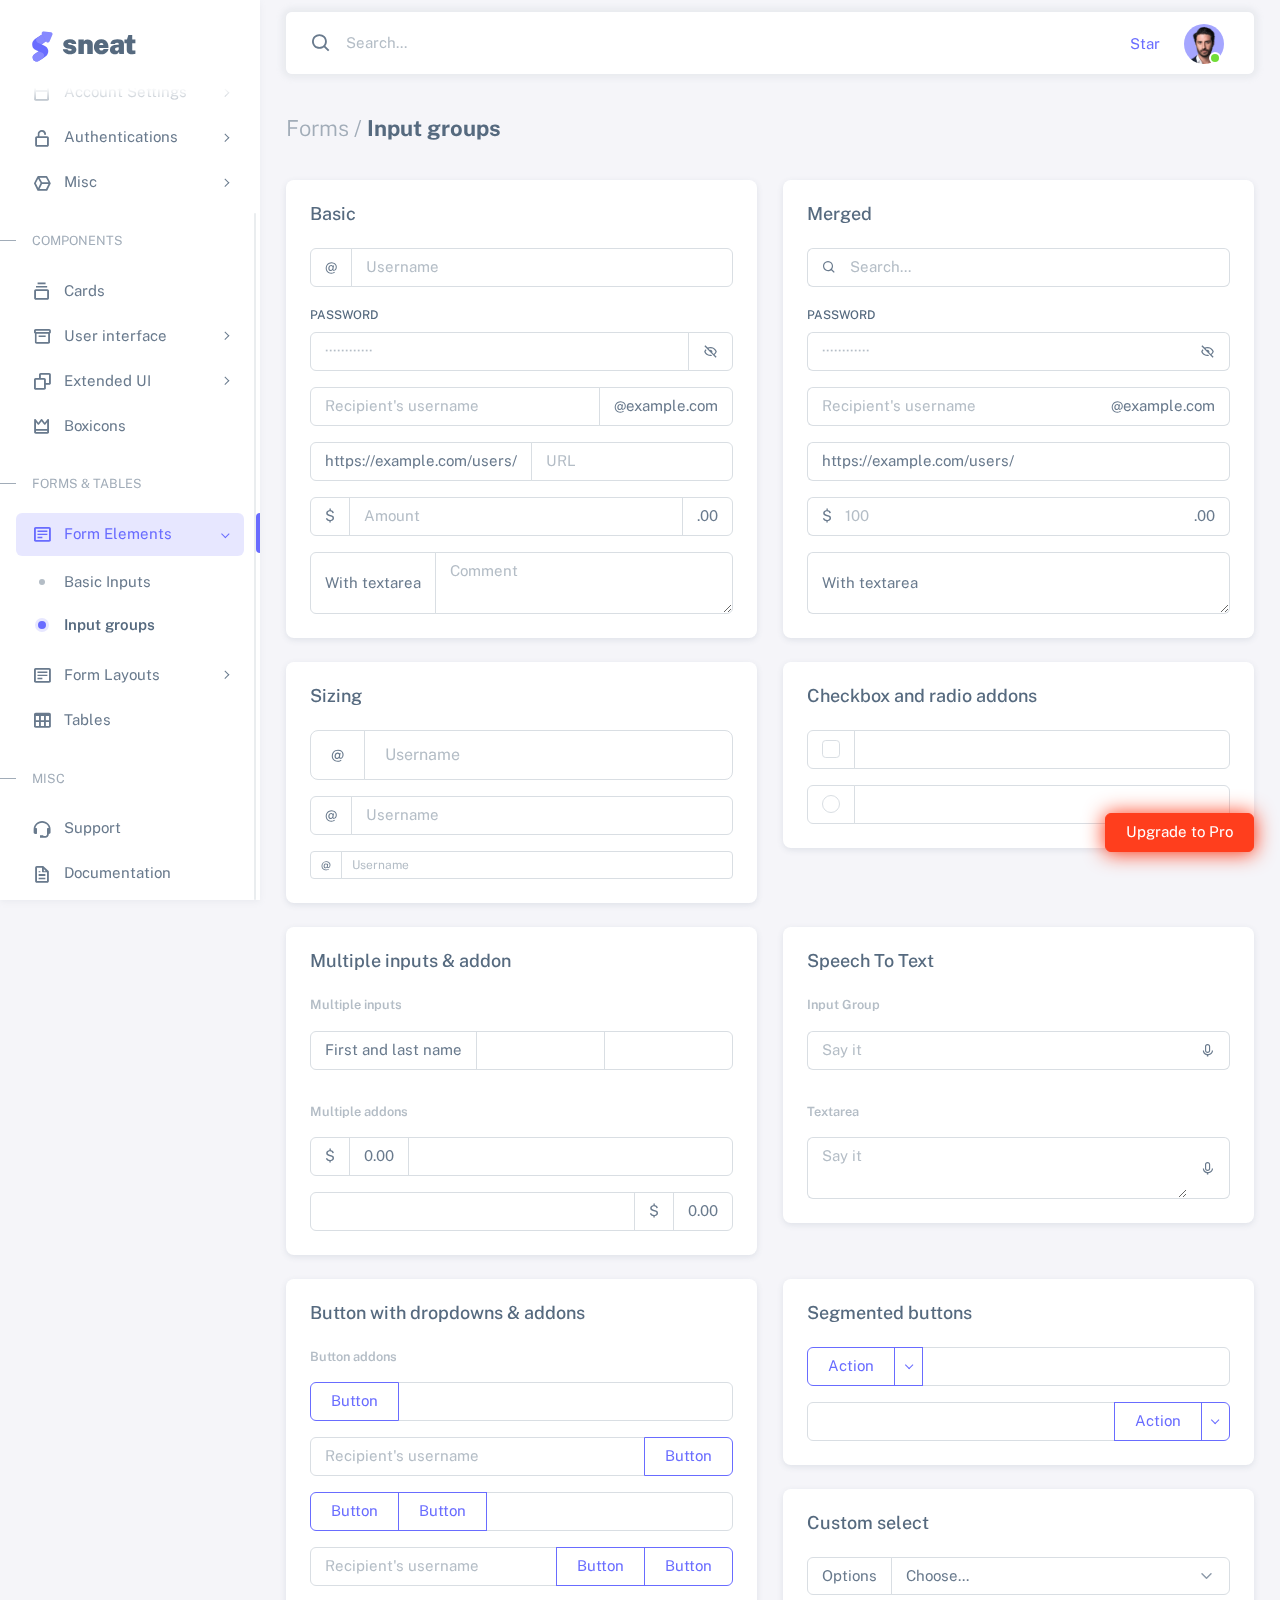
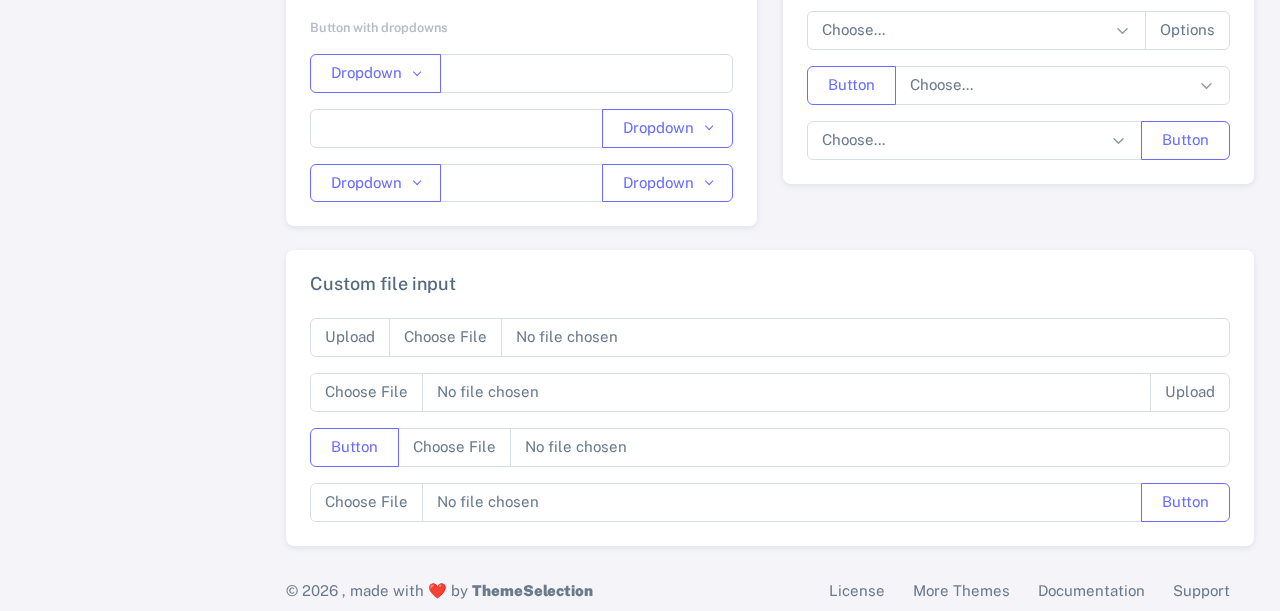
<file: html/forms-input-groups.html>
<!DOCTYPE html>

<!-- =========================================================
* Sneat - Bootstrap 5 HTML Admin Template - Pro | v1.0.0
==============================================================

* Product Page: https://themeselection.com/products/sneat-bootstrap-html-admin-template/
* Created by: ThemeSelection
* License: You must have a valid license purchased in order to legally use the theme for your project.
* Copyright ThemeSelection (https://themeselection.com)

=========================================================
 -->
<!-- beautify ignore:start -->
<html
  lang="en"
  class="light-style layout-menu-fixed"
  dir="ltr"
  data-theme="theme-default"
  data-assets-path="../assets/"
  data-template="vertical-menu-template-free"
>
  <head>
    <meta charset="utf-8" />
    <meta
      name="viewport"
      content="width=device-width, initial-scale=1.0, user-scalable=no, minimum-scale=1.0, maximum-scale=1.0"
    />

    <title>Input groups - Forms | Sneat - Bootstrap 5 HTML Admin Template - Pro</title>

    <meta name="description" content="" />

    <!-- Favicon -->
    <link rel="icon" type="image/x-icon" href="../assets/img/favicon/favicon.ico" />

    <!-- Fonts -->
    <link rel="preconnect" href="https://fonts.googleapis.com" />
    <link rel="preconnect" href="https://fonts.gstatic.com" crossorigin />
    <link
      href="https://fonts.googleapis.com/css2?family=Public+Sans:ital,wght@0,300;0,400;0,500;0,600;0,700;1,300;1,400;1,500;1,600;1,700&display=swap"
      rel="stylesheet"
    />

    <!-- Icons. Uncomment required icon fonts -->
    <link rel="stylesheet" href="../assets/vendor/fonts/boxicons.css" />

    <!-- Core CSS -->
    <link rel="stylesheet" href="../assets/vendor/css/core.css" class="template-customizer-core-css" />
    <link rel="stylesheet" href="../assets/vendor/css/theme-default.css" class="template-customizer-theme-css" />
    <link rel="stylesheet" href="../assets/css/demo.css" />

    <!-- Vendors CSS -->
    <link rel="stylesheet" href="../assets/vendor/libs/perfect-scrollbar/perfect-scrollbar.css" />

    <!-- Page CSS -->

    <!-- Helpers -->
    <script src="../assets/vendor/js/helpers.js"></script>

    <!--! Template customizer & Theme config files MUST be included after core stylesheets and helpers.js in the <head> section -->
    <!--? Config:  Mandatory theme config file contain global vars & default theme options, Set your preferred theme option in this file.  -->
    <script src="../assets/js/config.js"></script>
  </head>

  <body>
    <!-- Layout wrapper -->
    <div class="layout-wrapper layout-content-navbar">
      <div class="layout-container">
        <!-- Menu -->

        <aside id="layout-menu" class="layout-menu menu-vertical menu bg-menu-theme">
          <div class="app-brand demo">
            <a href="index.html" class="app-brand-link">
              <span class="app-brand-logo demo">
                <svg
                  width="25"
                  viewBox="0 0 25 42"
                  version="1.1"
                  xmlns="http://www.w3.org/2000/svg"
                  xmlns:xlink="http://www.w3.org/1999/xlink"
                >
                  <defs>
                    <path
                      d="M13.7918663,0.358365126 L3.39788168,7.44174259 C0.566865006,9.69408886 -0.379795268,12.4788597 0.557900856,15.7960551 C0.68998853,16.2305145 1.09562888,17.7872135 3.12357076,19.2293357 C3.8146334,19.7207684 5.32369333,20.3834223 7.65075054,21.2172976 L7.59773219,21.2525164 L2.63468769,24.5493413 C0.445452254,26.3002124 0.0884951797,28.5083815 1.56381646,31.1738486 C2.83770406,32.8170431 5.20850219,33.2640127 7.09180128,32.5391577 C8.347334,32.0559211 11.4559176,30.0011079 16.4175519,26.3747182 C18.0338572,24.4997857 18.6973423,22.4544883 18.4080071,20.2388261 C17.963753,17.5346866 16.1776345,15.5799961 13.0496516,14.3747546 L10.9194936,13.4715819 L18.6192054,7.984237 L13.7918663,0.358365126 Z"
                      id="path-1"
                    ></path>
                    <path
                      d="M5.47320593,6.00457225 C4.05321814,8.216144 4.36334763,10.0722806 6.40359441,11.5729822 C8.61520715,12.571656 10.0999176,13.2171421 10.8577257,13.5094407 L15.5088241,14.433041 L18.6192054,7.984237 C15.5364148,3.11535317 13.9273018,0.573395879 13.7918663,0.358365126 C13.5790555,0.511491653 10.8061687,2.3935607 5.47320593,6.00457225 Z"
                      id="path-3"
                    ></path>
                    <path
                      d="M7.50063644,21.2294429 L12.3234468,23.3159332 C14.1688022,24.7579751 14.397098,26.4880487 13.008334,28.506154 C11.6195701,30.5242593 10.3099883,31.790241 9.07958868,32.3040991 C5.78142938,33.4346997 4.13234973,34 4.13234973,34 C4.13234973,34 2.75489982,33.0538207 2.37032616e-14,31.1614621 C-0.55822714,27.8186216 -0.55822714,26.0572515 -4.05231404e-15,25.8773518 C0.83734071,25.6075023 2.77988457,22.8248993 3.3049379,22.52991 C3.65497346,22.3332504 5.05353963,21.8997614 7.50063644,21.2294429 Z"
                      id="path-4"
                    ></path>
                    <path
                      d="M20.6,7.13333333 L25.6,13.8 C26.2627417,14.6836556 26.0836556,15.9372583 25.2,16.6 C24.8538077,16.8596443 24.4327404,17 24,17 L14,17 C12.8954305,17 12,16.1045695 12,15 C12,14.5672596 12.1403557,14.1461923 12.4,13.8 L17.4,7.13333333 C18.0627417,6.24967773 19.3163444,6.07059163 20.2,6.73333333 C20.3516113,6.84704183 20.4862915,6.981722 20.6,7.13333333 Z"
                      id="path-5"
                    ></path>
                  </defs>
                  <g id="g-app-brand" stroke="none" stroke-width="1" fill="none" fill-rule="evenodd">
                    <g id="Brand-Logo" transform="translate(-27.000000, -15.000000)">
                      <g id="Icon" transform="translate(27.000000, 15.000000)">
                        <g id="Mask" transform="translate(0.000000, 8.000000)">
                          <mask id="mask-2" fill="white">
                            <use xlink:href="#path-1"></use>
                          </mask>
                          <use fill="#696cff" xlink:href="#path-1"></use>
                          <g id="Path-3" mask="url(#mask-2)">
                            <use fill="#696cff" xlink:href="#path-3"></use>
                            <use fill-opacity="0.2" fill="#FFFFFF" xlink:href="#path-3"></use>
                          </g>
                          <g id="Path-4" mask="url(#mask-2)">
                            <use fill="#696cff" xlink:href="#path-4"></use>
                            <use fill-opacity="0.2" fill="#FFFFFF" xlink:href="#path-4"></use>
                          </g>
                        </g>
                        <g
                          id="Triangle"
                          transform="translate(19.000000, 11.000000) rotate(-300.000000) translate(-19.000000, -11.000000) "
                        >
                          <use fill="#696cff" xlink:href="#path-5"></use>
                          <use fill-opacity="0.2" fill="#FFFFFF" xlink:href="#path-5"></use>
                        </g>
                      </g>
                    </g>
                  </g>
                </svg>
              </span>
              <span class="app-brand-text demo menu-text fw-bolder ms-2">Sneat</span>
            </a>

            <a href="javascript:void(0);" class="layout-menu-toggle menu-link text-large ms-auto d-block d-xl-none">
              <i class="bx bx-chevron-left bx-sm align-middle"></i>
            </a>
          </div>

          <div class="menu-inner-shadow"></div>

          <ul class="menu-inner py-1">
            <!-- Dashboard -->
            <li class="menu-item">
              <a href="index.html" class="menu-link">
                <i class="menu-icon tf-icons bx bx-home-circle"></i>
                <div data-i18n="Analytics">Dashboard</div>
              </a>
            </li>

            <!-- Layouts -->
            <li class="menu-item">
              <a href="javascript:void(0);" class="menu-link menu-toggle">
                <i class="menu-icon tf-icons bx bx-layout"></i>
                <div data-i18n="Layouts">Layouts</div>
              </a>

              <ul class="menu-sub">
                <li class="menu-item">
                  <a href="layouts-without-menu.html" class="menu-link">
                    <div data-i18n="Without menu">Without menu</div>
                  </a>
                </li>
                <li class="menu-item">
                  <a href="layouts-without-navbar.html" class="menu-link">
                    <div data-i18n="Without navbar">Without navbar</div>
                  </a>
                </li>
                <li class="menu-item">
                  <a href="layouts-container.html" class="menu-link">
                    <div data-i18n="Container">Container</div>
                  </a>
                </li>
                <li class="menu-item">
                  <a href="layouts-fluid.html" class="menu-link">
                    <div data-i18n="Fluid">Fluid</div>
                  </a>
                </li>
                <li class="menu-item">
                  <a href="layouts-blank.html" class="menu-link">
                    <div data-i18n="Blank">Blank</div>
                  </a>
                </li>
              </ul>
            </li>

            <li class="menu-header small text-uppercase">
              <span class="menu-header-text">Pages</span>
            </li>
            <li class="menu-item">
              <a href="javascript:void(0);" class="menu-link menu-toggle">
                <i class="menu-icon tf-icons bx bx-dock-top"></i>
                <div data-i18n="Account Settings">Account Settings</div>
              </a>
              <ul class="menu-sub">
                <li class="menu-item">
                  <a href="pages-account-settings-account.html" class="menu-link">
                    <div data-i18n="Account">Account</div>
                  </a>
                </li>
                <li class="menu-item">
                  <a href="pages-account-settings-notifications.html" class="menu-link">
                    <div data-i18n="Notifications">Notifications</div>
                  </a>
                </li>
                <li class="menu-item">
                  <a href="pages-account-settings-connections.html" class="menu-link">
                    <div data-i18n="Connections">Connections</div>
                  </a>
                </li>
              </ul>
            </li>
            <li class="menu-item">
              <a href="javascript:void(0);" class="menu-link menu-toggle">
                <i class="menu-icon tf-icons bx bx-lock-open-alt"></i>
                <div data-i18n="Authentications">Authentications</div>
              </a>
              <ul class="menu-sub">
                <li class="menu-item">
                  <a href="auth-login-basic.html" class="menu-link" target="_blank">
                    <div data-i18n="Basic">Login</div>
                  </a>
                </li>
                <li class="menu-item">
                  <a href="auth-register-basic.html" class="menu-link" target="_blank">
                    <div data-i18n="Basic">Register</div>
                  </a>
                </li>
                <li class="menu-item">
                  <a href="auth-forgot-password-basic.html" class="menu-link" target="_blank">
                    <div data-i18n="Basic">Forgot Password</div>
                  </a>
                </li>
              </ul>
            </li>
            <li class="menu-item">
              <a href="javascript:void(0);" class="menu-link menu-toggle">
                <i class="menu-icon tf-icons bx bx-cube-alt"></i>
                <div data-i18n="Misc">Misc</div>
              </a>
              <ul class="menu-sub">
                <li class="menu-item">
                  <a href="pages-misc-error.html" class="menu-link">
                    <div data-i18n="Error">Error</div>
                  </a>
                </li>
                <li class="menu-item">
                  <a href="pages-misc-under-maintenance.html" class="menu-link">
                    <div data-i18n="Under Maintenance">Under Maintenance</div>
                  </a>
                </li>
              </ul>
            </li>
            <!-- Components -->
            <li class="menu-header small text-uppercase"><span class="menu-header-text">Components</span></li>
            <!-- Cards -->
            <li class="menu-item">
              <a href="cards-basic.html" class="menu-link">
                <i class="menu-icon tf-icons bx bx-collection"></i>
                <div data-i18n="Basic">Cards</div>
              </a>
            </li>
            <!-- User interface -->
            <li class="menu-item">
              <a href="javascript:void(0)" class="menu-link menu-toggle">
                <i class="menu-icon tf-icons bx bx-box"></i>
                <div data-i18n="User interface">User interface</div>
              </a>
              <ul class="menu-sub">
                <li class="menu-item">
                  <a href="ui-accordion.html" class="menu-link">
                    <div data-i18n="Accordion">Accordion</div>
                  </a>
                </li>
                <li class="menu-item">
                  <a href="ui-alerts.html" class="menu-link">
                    <div data-i18n="Alerts">Alerts</div>
                  </a>
                </li>
                <li class="menu-item">
                  <a href="ui-badges.html" class="menu-link">
                    <div data-i18n="Badges">Badges</div>
                  </a>
                </li>
                <li class="menu-item">
                  <a href="ui-buttons.html" class="menu-link">
                    <div data-i18n="Buttons">Buttons</div>
                  </a>
                </li>
                <li class="menu-item">
                  <a href="ui-carousel.html" class="menu-link">
                    <div data-i18n="Carousel">Carousel</div>
                  </a>
                </li>
                <li class="menu-item">
                  <a href="ui-collapse.html" class="menu-link">
                    <div data-i18n="Collapse">Collapse</div>
                  </a>
                </li>
                <li class="menu-item">
                  <a href="ui-dropdowns.html" class="menu-link">
                    <div data-i18n="Dropdowns">Dropdowns</div>
                  </a>
                </li>
                <li class="menu-item">
                  <a href="ui-footer.html" class="menu-link">
                    <div data-i18n="Footer">Footer</div>
                  </a>
                </li>
                <li class="menu-item">
                  <a href="ui-list-groups.html" class="menu-link">
                    <div data-i18n="List Groups">List groups</div>
                  </a>
                </li>
                <li class="menu-item">
                  <a href="ui-modals.html" class="menu-link">
                    <div data-i18n="Modals">Modals</div>
                  </a>
                </li>
                <li class="menu-item">
                  <a href="ui-navbar.html" class="menu-link">
                    <div data-i18n="Navbar">Navbar</div>
                  </a>
                </li>
                <li class="menu-item">
                  <a href="ui-offcanvas.html" class="menu-link">
                    <div data-i18n="Offcanvas">Offcanvas</div>
                  </a>
                </li>
                <li class="menu-item">
                  <a href="ui-pagination-breadcrumbs.html" class="menu-link">
                    <div data-i18n="Pagination &amp; Breadcrumbs">Pagination &amp; Breadcrumbs</div>
                  </a>
                </li>
                <li class="menu-item">
                  <a href="ui-progress.html" class="menu-link">
                    <div data-i18n="Progress">Progress</div>
                  </a>
                </li>
                <li class="menu-item">
                  <a href="ui-spinners.html" class="menu-link">
                    <div data-i18n="Spinners">Spinners</div>
                  </a>
                </li>
                <li class="menu-item">
                  <a href="ui-tabs-pills.html" class="menu-link">
                    <div data-i18n="Tabs &amp; Pills">Tabs &amp; Pills</div>
                  </a>
                </li>
                <li class="menu-item">
                  <a href="ui-toasts.html" class="menu-link">
                    <div data-i18n="Toasts">Toasts</div>
                  </a>
                </li>
                <li class="menu-item">
                  <a href="ui-tooltips-popovers.html" class="menu-link">
                    <div data-i18n="Tooltips & Popovers">Tooltips &amp; popovers</div>
                  </a>
                </li>
                <li class="menu-item">
                  <a href="ui-typography.html" class="menu-link">
                    <div data-i18n="Typography">Typography</div>
                  </a>
                </li>
              </ul>
            </li>

            <!-- Extended components -->
            <li class="menu-item">
              <a href="javascript:void(0)" class="menu-link menu-toggle">
                <i class="menu-icon tf-icons bx bx-copy"></i>
                <div data-i18n="Extended UI">Extended UI</div>
              </a>
              <ul class="menu-sub">
                <li class="menu-item">
                  <a href="extended-ui-perfect-scrollbar.html" class="menu-link">
                    <div data-i18n="Perfect Scrollbar">Perfect scrollbar</div>
                  </a>
                </li>
                <li class="menu-item">
                  <a href="extended-ui-text-divider.html" class="menu-link">
                    <div data-i18n="Text Divider">Text Divider</div>
                  </a>
                </li>
              </ul>
            </li>

            <li class="menu-item">
              <a href="icons-boxicons.html" class="menu-link">
                <i class="menu-icon tf-icons bx bx-crown"></i>
                <div data-i18n="Boxicons">Boxicons</div>
              </a>
            </li>

            <!-- Forms & Tables -->
            <li class="menu-header small text-uppercase"><span class="menu-header-text">Forms &amp; Tables</span></li>
            <!-- Forms -->
            <li class="menu-item active open">
              <a href="javascript:void(0);" class="menu-link menu-toggle">
                <i class="menu-icon tf-icons bx bx-detail"></i>
                <div data-i18n="Form Elements">Form Elements</div>
              </a>
              <ul class="menu-sub">
                <li class="menu-item">
                  <a href="forms-basic-inputs.html" class="menu-link">
                    <div data-i18n="Basic Inputs">Basic Inputs</div>
                  </a>
                </li>
                <li class="menu-item active">
                  <a href="forms-input-groups.html" class="menu-link">
                    <div data-i18n="Input groups">Input groups</div>
                  </a>
                </li>
              </ul>
            </li>
            <li class="menu-item">
              <a href="javascript:void(0);" class="menu-link menu-toggle">
                <i class="menu-icon tf-icons bx bx-detail"></i>
                <div data-i18n="Form Layouts">Form Layouts</div>
              </a>
              <ul class="menu-sub">
                <li class="menu-item">
                  <a href="form-layouts-vertical.html" class="menu-link">
                    <div data-i18n="Vertical Form">Vertical Form</div>
                  </a>
                </li>
                <li class="menu-item">
                  <a href="form-layouts-horizontal.html" class="menu-link">
                    <div data-i18n="Horizontal Form">Horizontal Form</div>
                  </a>
                </li>
              </ul>
            </li>
            <!-- Tables -->
            <li class="menu-item">
              <a href="tables-basic.html" class="menu-link">
                <i class="menu-icon tf-icons bx bx-table"></i>
                <div data-i18n="Tables">Tables</div>
              </a>
            </li>
            <!-- Misc -->
            <li class="menu-header small text-uppercase"><span class="menu-header-text">Misc</span></li>
            <li class="menu-item">
              <a
                href="https://github.com/themeselection/sneat-html-admin-template-free/issues"
                target="_blank"
                class="menu-link"
              >
                <i class="menu-icon tf-icons bx bx-support"></i>
                <div data-i18n="Support">Support</div>
              </a>
            </li>
            <li class="menu-item">
              <a
                href="https://themeselection.com/demo/sneat-bootstrap-html-admin-template/documentation/"
                target="_blank"
                class="menu-link"
              >
                <i class="menu-icon tf-icons bx bx-file"></i>
                <div data-i18n="Documentation">Documentation</div>
              </a>
            </li>
          </ul>
        </aside>
        <!-- / Menu -->

        <!-- Layout container -->
        <div class="layout-page">
          <!-- Navbar -->

          <nav
            class="layout-navbar container-xxl navbar navbar-expand-xl navbar-detached align-items-center bg-navbar-theme"
            id="layout-navbar"
          >
            <div class="layout-menu-toggle navbar-nav align-items-xl-center me-3 me-xl-0 d-xl-none">
              <a class="nav-item nav-link px-0 me-xl-4" href="javascript:void(0)">
                <i class="bx bx-menu bx-sm"></i>
              </a>
            </div>

            <div class="navbar-nav-right d-flex align-items-center" id="navbar-collapse">
              <!-- Search -->
              <div class="navbar-nav align-items-center">
                <div class="nav-item d-flex align-items-center">
                  <i class="bx bx-search fs-4 lh-0"></i>
                  <input
                    type="text"
                    class="form-control border-0 shadow-none"
                    placeholder="Search..."
                    aria-label="Search..."
                  />
                </div>
              </div>
              <!-- /Search -->

              <ul class="navbar-nav flex-row align-items-center ms-auto">
                <!-- Place this tag where you want the button to render. -->
                <li class="nav-item lh-1 me-3">
                  <a
                    class="github-button"
                    href="https://github.com/themeselection/sneat-html-admin-template-free"
                    data-icon="octicon-star"
                    data-size="large"
                    data-show-count="true"
                    aria-label="Star themeselection/sneat-html-admin-template-free on GitHub"
                    >Star</a
                  >
                </li>

                <!-- User -->
                <li class="nav-item navbar-dropdown dropdown-user dropdown">
                  <a class="nav-link dropdown-toggle hide-arrow" href="javascript:void(0);" data-bs-toggle="dropdown">
                    <div class="avatar avatar-online">
                      <img src="../assets/img/avatars/1.png" alt class="w-px-40 h-auto rounded-circle" />
                    </div>
                  </a>
                  <ul class="dropdown-menu dropdown-menu-end">
                    <li>
                      <a class="dropdown-item" href="#">
                        <div class="d-flex">
                          <div class="flex-shrink-0 me-3">
                            <div class="avatar avatar-online">
                              <img src="../assets/img/avatars/1.png" alt class="w-px-40 h-auto rounded-circle" />
                            </div>
                          </div>
                          <div class="flex-grow-1">
                            <span class="fw-semibold d-block">John Doe</span>
                            <small class="text-muted">Admin</small>
                          </div>
                        </div>
                      </a>
                    </li>
                    <li>
                      <div class="dropdown-divider"></div>
                    </li>
                    <li>
                      <a class="dropdown-item" href="#">
                        <i class="bx bx-user me-2"></i>
                        <span class="align-middle">My Profile</span>
                      </a>
                    </li>
                    <li>
                      <a class="dropdown-item" href="#">
                        <i class="bx bx-cog me-2"></i>
                        <span class="align-middle">Settings</span>
                      </a>
                    </li>
                    <li>
                      <a class="dropdown-item" href="#">
                        <span class="d-flex align-items-center align-middle">
                          <i class="flex-shrink-0 bx bx-credit-card me-2"></i>
                          <span class="flex-grow-1 align-middle">Billing</span>
                          <span class="flex-shrink-0 badge badge-center rounded-pill bg-danger w-px-20 h-px-20">4</span>
                        </span>
                      </a>
                    </li>
                    <li>
                      <div class="dropdown-divider"></div>
                    </li>
                    <li>
                      <a class="dropdown-item" href="auth-login-basic.html">
                        <i class="bx bx-power-off me-2"></i>
                        <span class="align-middle">Log Out</span>
                      </a>
                    </li>
                  </ul>
                </li>
                <!--/ User -->
              </ul>
            </div>
          </nav>

          <!-- / Navbar -->

          <!-- Content wrapper -->
          <div class="content-wrapper">
            <!-- Content -->

            <div class="container-xxl flex-grow-1 container-p-y">
              <h4 class="fw-bold py-3 mb-4"><span class="text-muted fw-light">Forms /</span> Input groups</h4>

              <div class="row">
                <!-- Basic -->
                <div class="col-md-6">
                  <div class="card mb-4">
                    <h5 class="card-header">Basic</h5>
                    <div class="card-body demo-vertical-spacing demo-only-element">
                      <div class="input-group">
                        <span class="input-group-text" id="basic-addon11">@</span>
                        <input
                          type="text"
                          class="form-control"
                          placeholder="Username"
                          aria-label="Username"
                          aria-describedby="basic-addon11"
                        />
                      </div>

                      <div class="form-password-toggle">
                        <label class="form-label" for="basic-default-password12">Password</label>
                        <div class="input-group">
                          <input
                            type="password"
                            class="form-control"
                            id="basic-default-password12"
                            placeholder="&#xb7;&#xb7;&#xb7;&#xb7;&#xb7;&#xb7;&#xb7;&#xb7;&#xb7;&#xb7;&#xb7;&#xb7;"
                            aria-describedby="basic-default-password2"
                          />
                          <span id="basic-default-password2" class="input-group-text cursor-pointer"
                            ><i class="bx bx-hide"></i
                          ></span>
                        </div>
                      </div>

                      <div class="input-group">
                        <input
                          type="text"
                          class="form-control"
                          placeholder="Recipient's username"
                          aria-label="Recipient's username"
                          aria-describedby="basic-addon13"
                        />
                        <span class="input-group-text" id="basic-addon13">@example.com</span>
                      </div>

                      <div class="input-group">
                        <span class="input-group-text" id="basic-addon14">https://example.com/users/</span>
                        <input
                          type="text"
                          class="form-control"
                          placeholder="URL"
                          id="basic-url1"
                          aria-describedby="basic-addon14"
                        />
                      </div>

                      <div class="input-group">
                        <span class="input-group-text">$</span>
                        <input
                          type="text"
                          class="form-control"
                          placeholder="Amount"
                          aria-label="Amount (to the nearest dollar)"
                        />
                        <span class="input-group-text">.00</span>
                      </div>

                      <div class="input-group">
                        <span class="input-group-text">With textarea</span>
                        <textarea class="form-control" aria-label="With textarea" placeholder="Comment"></textarea>
                      </div>
                    </div>
                  </div>
                </div>

                <!-- Merged -->
                <div class="col-md-6">
                  <div class="card mb-4">
                    <h5 class="card-header">Merged</h5>
                    <div class="card-body demo-vertical-spacing demo-only-element">
                      <div class="input-group input-group-merge">
                        <span class="input-group-text" id="basic-addon-search31"><i class="bx bx-search"></i></span>
                        <input
                          type="text"
                          class="form-control"
                          placeholder="Search..."
                          aria-label="Search..."
                          aria-describedby="basic-addon-search31"
                        />
                      </div>

                      <div class="form-password-toggle">
                        <label class="form-label" for="basic-default-password32">Password</label>
                        <div class="input-group input-group-merge">
                          <input
                            type="password"
                            class="form-control"
                            id="basic-default-password32"
                            placeholder="&#xb7;&#xb7;&#xb7;&#xb7;&#xb7;&#xb7;&#xb7;&#xb7;&#xb7;&#xb7;&#xb7;&#xb7;"
                            aria-describedby="basic-default-password"
                          />
                          <span class="input-group-text cursor-pointer" id="basic-default-password"
                            ><i class="bx bx-hide"></i
                          ></span>
                        </div>
                      </div>

                      <div class="input-group input-group-merge">
                        <input
                          type="text"
                          class="form-control"
                          placeholder="Recipient's username"
                          aria-label="Recipient's username"
                          aria-describedby="basic-addon33"
                        />
                        <span class="input-group-text" id="basic-addon33">@example.com</span>
                      </div>

                      <div class="input-group input-group-merge">
                        <span class="input-group-text" id="basic-addon34">https://example.com/users/</span>
                        <input type="text" class="form-control" id="basic-url3" aria-describedby="basic-addon34" />
                      </div>

                      <div class="input-group input-group-merge">
                        <span class="input-group-text">$</span>
                        <input
                          type="text"
                          class="form-control"
                          placeholder="100"
                          aria-label="Amount (to the nearest dollar)"
                        />
                        <span class="input-group-text">.00</span>
                      </div>

                      <div class="input-group input-group-merge">
                        <span class="input-group-text">With textarea</span>
                        <textarea class="form-control" aria-label="With textarea"></textarea>
                      </div>
                    </div>
                  </div>
                </div>

                <!-- Sizing -->
                <div class="col-md-6">
                  <div class="card mb-4">
                    <h5 class="card-header">Sizing</h5>
                    <div class="card-body demo-vertical-spacing demo-only-element">
                      <div class="input-group input-group-lg">
                        <span class="input-group-text">@</span>
                        <input type="text" class="form-control" placeholder="Username" />
                      </div>

                      <div class="input-group">
                        <span class="input-group-text">@</span>
                        <input type="text" class="form-control" placeholder="Username" />
                      </div>

                      <div class="input-group input-group-sm">
                        <span class="input-group-text">@</span>
                        <input type="text" class="form-control" placeholder="Username" />
                      </div>
                    </div>
                  </div>
                </div>
                <!-- Checkbox and radio addons -->
                <div class="col-md-6">
                  <div class="card mb-4">
                    <h5 class="card-header">Checkbox and radio addons</h5>
                    <div class="card-body demo-vertical-spacing demo-only-element">
                      <div class="input-group">
                        <div class="input-group-text">
                          <input
                            class="form-check-input mt-0"
                            type="checkbox"
                            value=""
                            aria-label="Checkbox for following text input"
                          />
                        </div>
                        <input type="text" class="form-control" aria-label="Text input with checkbox" />
                      </div>

                      <div class="input-group">
                        <div class="input-group-text">
                          <input
                            class="form-check-input mt-0"
                            type="radio"
                            value=""
                            aria-label="Radio button for following text input"
                          />
                        </div>
                        <input type="text" class="form-control" aria-label="Text input with radio button" />
                      </div>
                    </div>
                  </div>
                </div>
              </div>

              <div class="row">
                <!-- Multiple inputs & addon -->
                <div class="col-md-6">
                  <div class="card mb-4">
                    <h5 class="card-header">Multiple inputs & addon</h5>

                    <div class="card-body demo-vertical-spacing demo-only-element">
                      <small class="text-light fw-semibold d-block">Multiple inputs</small>
                      <div class="input-group">
                        <span class="input-group-text">First and last name</span>
                        <input type="text" aria-label="First name" class="form-control" />
                        <input type="text" aria-label="Last name" class="form-control" />
                      </div>

                      <small class="text-light fw-semibold d-block pt-3">Multiple addons</small>
                      <div class="input-group">
                        <span class="input-group-text">$</span>
                        <span class="input-group-text">0.00</span>
                        <input
                          type="text"
                          class="form-control"
                          aria-label="Dollar amount (with dot and two decimal places)"
                        />
                      </div>

                      <div class="input-group">
                        <input
                          type="text"
                          class="form-control"
                          aria-label="Dollar amount (with dot and two decimal places)"
                        />
                        <span class="input-group-text">$</span>
                        <span class="input-group-text">0.00</span>
                      </div>
                    </div>
                  </div>
                </div>
                <!-- Speech To Text -->
                <div class="col-md-6">
                  <div class="card mb-4">
                    <h5 class="card-header">Speech To Text</h5>
                    <div class="card-body demo-vertical-spacing demo-only-element">
                      <small class="text-light fw-semibold d-block">Input Group</small>

                      <div class="input-group input-group-merge speech-to-text">
                        <input
                          type="text"
                          class="form-control"
                          placeholder="Say it"
                          aria-describedby="text-to-speech-addon"
                        />
                        <span class="input-group-text" id="text-to-speech-addon">
                          <i class="bx bx-microphone cursor-pointer text-to-speech-toggle"></i>
                        </span>
                      </div>

                      <small class="text-light fw-semibold d-block pt-3">Textarea</small>

                      <div class="input-group input-group-merge speech-to-text">
                        <textarea class="form-control" placeholder="Say it" rows="2"></textarea>
                        <span class="input-group-text">
                          <i class="bx bx-microphone cursor-pointer text-to-speech-toggle"></i>
                        </span>
                      </div>
                    </div>
                  </div>
                </div>
              </div>

              <!-- Button with dropdowns & addons -->
              <div class="row">
                <div class="col-md-6">
                  <div class="card mb-4">
                    <h5 class="card-header">Button with dropdowns & addons</h5>
                    <div class="card-body demo-vertical-spacing demo-only-element">
                      <small class="text-light fw-semibold d-block">Button addons</small>
                      <div class="input-group">
                        <button class="btn btn-outline-primary" type="button" id="button-addon1">Button</button>
                        <input
                          type="text"
                          class="form-control"
                          placeholder=""
                          aria-label="Example text with button addon"
                          aria-describedby="button-addon1"
                        />
                      </div>

                      <div class="input-group">
                        <input
                          type="text"
                          class="form-control"
                          placeholder="Recipient's username"
                          aria-label="Recipient's username"
                          aria-describedby="button-addon2"
                        />
                        <button class="btn btn-outline-primary" type="button" id="button-addon2">Button</button>
                      </div>

                      <div class="input-group">
                        <button class="btn btn-outline-primary" type="button">Button</button>
                        <button class="btn btn-outline-primary" type="button">Button</button>
                        <input
                          type="text"
                          class="form-control"
                          placeholder=""
                          aria-label="Example text with two button addons"
                        />
                      </div>

                      <div class="input-group">
                        <input
                          type="text"
                          class="form-control"
                          placeholder="Recipient's username"
                          aria-label="Recipient's username with two button addons"
                        />
                        <button class="btn btn-outline-primary" type="button">Button</button>
                        <button class="btn btn-outline-primary" type="button">Button</button>
                      </div>

                      <small class="text-light fw-semibold d-block pt-3">Button with dropdowns</small>
                      <div class="input-group">
                        <button
                          class="btn btn-outline-primary dropdown-toggle"
                          type="button"
                          data-bs-toggle="dropdown"
                          aria-expanded="false"
                        >
                          Dropdown
                        </button>
                        <ul class="dropdown-menu">
                          <li><a class="dropdown-item" href="javascript:void(0);">Action</a></li>
                          <li><a class="dropdown-item" href="javascript:void(0);">Another action</a></li>
                          <li><a class="dropdown-item" href="javascript:void(0);">Something else here</a></li>
                          <li>
                            <hr class="dropdown-divider" />
                          </li>
                          <li><a class="dropdown-item" href="javascript:void(0);">Separated link</a></li>
                        </ul>
                        <input type="text" class="form-control" aria-label="Text input with dropdown button" />
                      </div>

                      <div class="input-group">
                        <input type="text" class="form-control" aria-label="Text input with dropdown button" />
                        <button
                          class="btn btn-outline-primary dropdown-toggle"
                          type="button"
                          data-bs-toggle="dropdown"
                          aria-expanded="false"
                        >
                          Dropdown
                        </button>
                        <ul class="dropdown-menu dropdown-menu-end">
                          <li><a class="dropdown-item" href="javascript:void(0);">Action</a></li>
                          <li><a class="dropdown-item" href="javascript:void(0);">Another action</a></li>
                          <li><a class="dropdown-item" href="javascript:void(0);">Something else here</a></li>
                          <li>
                            <hr class="dropdown-divider" />
                          </li>
                          <li><a class="dropdown-item" href="javascript:void(0);">Separated link</a></li>
                        </ul>
                      </div>

                      <div class="input-group">
                        <button
                          class="btn btn-outline-primary dropdown-toggle"
                          type="button"
                          data-bs-toggle="dropdown"
                          aria-expanded="false"
                        >
                          Dropdown
                        </button>
                        <ul class="dropdown-menu">
                          <li><a class="dropdown-item" href="javascript:void(0);">Action before</a></li>
                          <li><a class="dropdown-item" href="javascript:void(0);">Another action before</a></li>
                          <li><a class="dropdown-item" href="javascript:void(0);">Something else here</a></li>
                          <li>
                            <hr class="dropdown-divider" />
                          </li>
                          <li><a class="dropdown-item" href="javascript:void(0);">Separated link</a></li>
                        </ul>
                        <input type="text" class="form-control" aria-label="Text input with 2 dropdown buttons" />
                        <button
                          class="btn btn-outline-primary dropdown-toggle"
                          type="button"
                          data-bs-toggle="dropdown"
                          aria-expanded="false"
                        >
                          Dropdown
                        </button>
                        <ul class="dropdown-menu dropdown-menu-end">
                          <li><a class="dropdown-item" href="javascript:void(0);">Action</a></li>
                          <li><a class="dropdown-item" href="javascript:void(0);">Another action</a></li>
                          <li><a class="dropdown-item" href="javascript:void(0);">Something else here</a></li>
                          <li>
                            <hr class="dropdown-divider" />
                          </li>
                          <li><a class="dropdown-item" href="javascript:void(0);">Separated link</a></li>
                        </ul>
                      </div>
                    </div>
                  </div>
                </div>

                <div class="col-md-6">
                  <!-- Segmented buttons -->
                  <div class="row">
                    <div class="col-12">
                      <div class="card mb-4">
                        <h5 class="card-header">Segmented buttons</h5>
                        <div class="card-body demo-vertical-spacing demo-only-element">
                          <div class="input-group">
                            <button type="button" class="btn btn-outline-primary">Action</button>
                            <button
                              type="button"
                              class="btn btn-outline-primary dropdown-toggle dropdown-toggle-split"
                              data-bs-toggle="dropdown"
                              aria-expanded="false"
                            >
                              <span class="visually-hidden">Toggle Dropdown</span>
                            </button>
                            <ul class="dropdown-menu">
                              <li><a class="dropdown-item" href="javascript:void(0);">Action</a></li>
                              <li><a class="dropdown-item" href="javascript:void(0);">Another action</a></li>
                              <li><a class="dropdown-item" href="javascript:void(0);">Something else here</a></li>
                              <li>
                                <hr class="dropdown-divider" />
                              </li>
                              <li><a class="dropdown-item" href="javascript:void(0);">Separated link</a></li>
                            </ul>
                            <input
                              type="text"
                              class="form-control"
                              aria-label="Text input with segmented dropdown button"
                            />
                          </div>

                          <div class="input-group">
                            <input
                              type="text"
                              class="form-control"
                              aria-label="Text input with segmented dropdown button"
                            />
                            <button type="button" class="btn btn-outline-primary">Action</button>
                            <button
                              type="button"
                              class="btn btn-outline-primary dropdown-toggle dropdown-toggle-split"
                              data-bs-toggle="dropdown"
                              aria-expanded="false"
                            >
                              <span class="visually-hidden">Toggle Dropdown</span>
                            </button>
                            <ul class="dropdown-menu dropdown-menu-end">
                              <li><a class="dropdown-item" href="javascript:void(0);">Action</a></li>
                              <li><a class="dropdown-item" href="javascript:void(0);">Another action</a></li>
                              <li><a class="dropdown-item" href="javascript:void(0);">Something else here</a></li>
                              <li>
                                <hr class="dropdown-divider" />
                              </li>
                              <li><a class="dropdown-item" href="javascript:void(0);">Separated link</a></li>
                            </ul>
                          </div>
                        </div>
                      </div>
                    </div>
                  </div>

                  <!-- Custom select -->
                  <div class="row">
                    <div class="col-12">
                      <div class="card mb-4">
                        <h5 class="card-header">Custom select</h5>
                        <div class="card-body demo-vertical-spacing demo-only-element">
                          <div class="input-group">
                            <label class="input-group-text" for="inputGroupSelect01">Options</label>
                            <select class="form-select" id="inputGroupSelect01">
                              <option selected>Choose...</option>
                              <option value="1">One</option>
                              <option value="2">Two</option>
                              <option value="3">Three</option>
                            </select>
                          </div>

                          <div class="input-group">
                            <select class="form-select" id="inputGroupSelect02">
                              <option selected>Choose...</option>
                              <option value="1">One</option>
                              <option value="2">Two</option>
                              <option value="3">Three</option>
                            </select>
                            <label class="input-group-text" for="inputGroupSelect02">Options</label>
                          </div>

                          <div class="input-group">
                            <button class="btn btn-outline-primary" type="button">Button</button>
                            <select
                              class="form-select"
                              id="inputGroupSelect03"
                              aria-label="Example select with button addon"
                            >
                              <option selected>Choose...</option>
                              <option value="1">One</option>
                              <option value="2">Two</option>
                              <option value="3">Three</option>
                            </select>
                          </div>

                          <div class="input-group">
                            <select
                              class="form-select"
                              id="inputGroupSelect04"
                              aria-label="Example select with button addon"
                            >
                              <option selected>Choose...</option>
                              <option value="1">One</option>
                              <option value="2">Two</option>
                              <option value="3">Three</option>
                            </select>
                            <button class="btn btn-outline-primary" type="button">Button</button>
                          </div>
                        </div>
                      </div>
                    </div>
                  </div>
                </div>
              </div>

              <!-- Custom file input -->
              <div class="row">
                <div class="col-12">
                  <div class="card">
                    <h5 class="card-header">Custom file input</h5>
                    <div class="card-body demo-vertical-spacing demo-only-element">
                      <div class="input-group">
                        <label class="input-group-text" for="inputGroupFile01">Upload</label>
                        <input type="file" class="form-control" id="inputGroupFile01" />
                      </div>

                      <div class="input-group">
                        <input type="file" class="form-control" id="inputGroupFile02" />
                        <label class="input-group-text" for="inputGroupFile02">Upload</label>
                      </div>

                      <div class="input-group">
                        <button class="btn btn-outline-primary" type="button" id="inputGroupFileAddon03">Button</button>
                        <input
                          type="file"
                          class="form-control"
                          id="inputGroupFile03"
                          aria-describedby="inputGroupFileAddon03"
                          aria-label="Upload"
                        />
                      </div>

                      <div class="input-group">
                        <input
                          type="file"
                          class="form-control"
                          id="inputGroupFile04"
                          aria-describedby="inputGroupFileAddon04"
                          aria-label="Upload"
                        />
                        <button class="btn btn-outline-primary" type="button" id="inputGroupFileAddon04">Button</button>
                      </div>
                    </div>
                  </div>
                </div>
              </div>
            </div>
            <!-- / Content -->

            <!-- Footer -->
            <footer class="content-footer footer bg-footer-theme">
              <div class="container-xxl d-flex flex-wrap justify-content-between py-2 flex-md-row flex-column">
                <div class="mb-2 mb-md-0">
                  ©
                  <script>
                    document.write(new Date().getFullYear());
                  </script>
                  , made with ❤️ by
                  <a href="https://themeselection.com" target="_blank" class="footer-link fw-bolder">ThemeSelection</a>
                </div>
                <div>
                  <a href="https://themeselection.com/license/" class="footer-link me-4" target="_blank">License</a>
                  <a href="https://themeselection.com/" target="_blank" class="footer-link me-4">More Themes</a>

                  <a
                    href="https://themeselection.com/demo/sneat-bootstrap-html-admin-template/documentation/"
                    target="_blank"
                    class="footer-link me-4"
                    >Documentation</a
                  >

                  <a
                    href="https://github.com/themeselection/sneat-html-admin-template-free/issues"
                    target="_blank"
                    class="footer-link me-4"
                    >Support</a
                  >
                </div>
              </div>
            </footer>
            <!-- / Footer -->

            <div class="content-backdrop fade"></div>
          </div>
          <!-- Content wrapper -->
        </div>
        <!-- / Layout page -->
      </div>

      <!-- Overlay -->
      <div class="layout-overlay layout-menu-toggle"></div>
    </div>
    <!-- / Layout wrapper -->

    <div class="buy-now">
      <a
        href="https://themeselection.com/products/sneat-bootstrap-html-admin-template/"
        target="_blank"
        class="btn btn-danger btn-buy-now"
        >Upgrade to Pro</a
      >
    </div>

    <!-- Core JS -->
    <!-- build:js assets/vendor/js/core.js -->
    <script src="../assets/vendor/libs/jquery/jquery.js"></script>
    <script src="../assets/vendor/libs/popper/popper.js"></script>
    <script src="../assets/vendor/js/bootstrap.js"></script>
    <script src="../assets/vendor/libs/perfect-scrollbar/perfect-scrollbar.js"></script>

    <script src="../assets/vendor/js/menu.js"></script>
    <!-- endbuild -->

    <!-- Vendors JS -->

    <!-- Main JS -->
    <script src="../assets/js/main.js"></script>

    <!-- Page JS -->

    <!-- Place this tag in your head or just before your close body tag. -->
    <script async defer src="https://buttons.github.io/buttons.js"></script>
  </body>
</html>
</file>
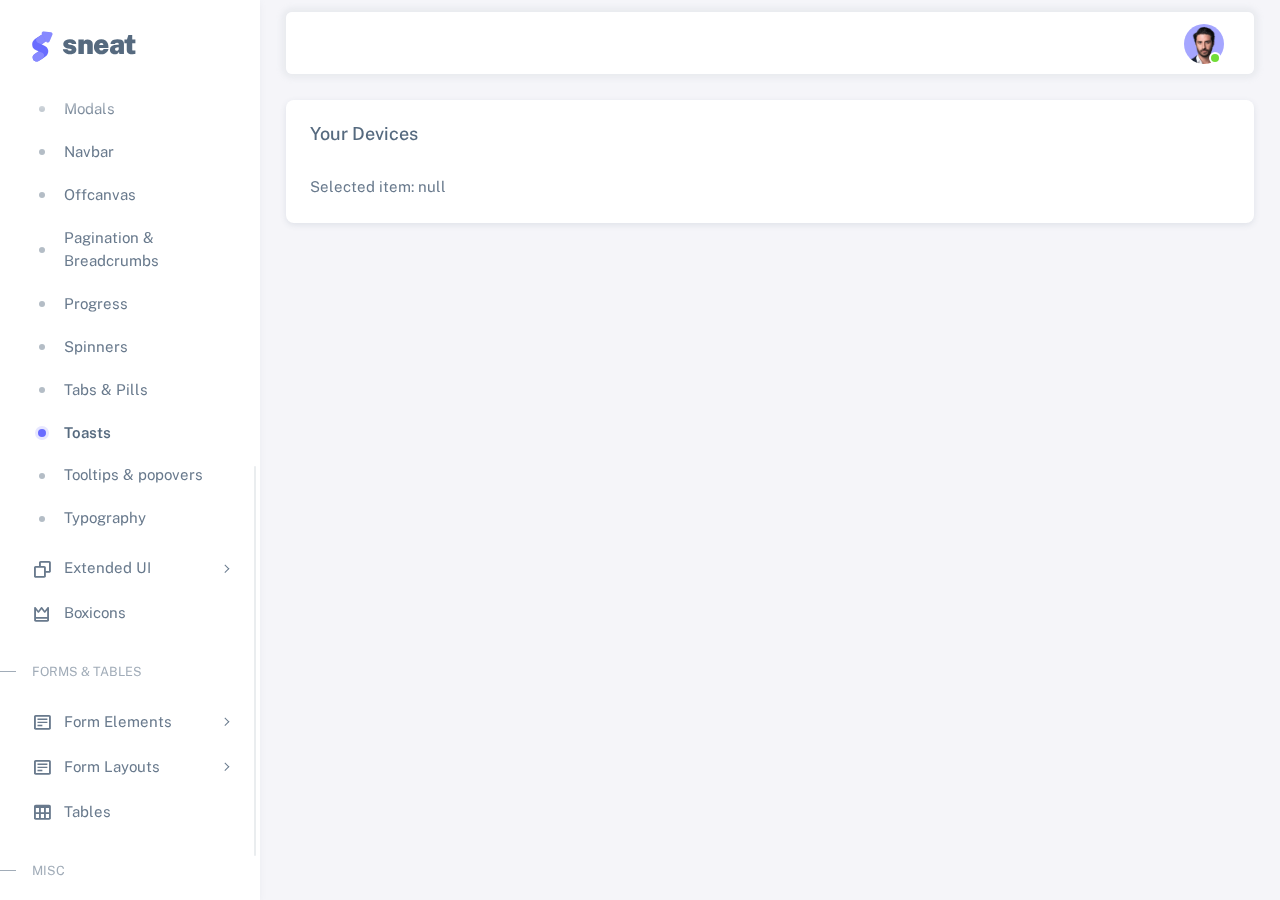
<file: html/home-automation-main.html>
<!DOCTYPE html>

<!-- =========================================================
* Sneat - Bootstrap 5 HTML Admin Template - Pro | v1.0.0
==============================================================

* Product Page: https://themeselection.com/products/sneat-bootstrap-html-admin-template/
* Created by: ThemeSelection
* License: You must have a valid license purchased in order to legally use the theme for your project.
* Copyright ThemeSelection (https://themeselection.com)

=========================================================
 -->
<!-- beautify ignore:start -->
<html
  lang="en"
  class="light-style layout-menu-fixed"
  dir="ltr"
  data-theme="theme-default"
  data-assets-path="../assets/"
  data-template="vertical-menu-template-free"
>
  <head>
    <meta charset="utf-8" />
    <meta
      name="viewport"
      content="width=device-width, initial-scale=1.0, user-scalable=no, minimum-scale=1.0, maximum-scale=1.0"
    />

    <title>Toasts - UI elements | Sneat - Bootstrap 5 HTML Admin Template - Pro</title>

    <meta name="description" content="" />

    <!-- Favicon -->
    <link rel="icon" type="image/x-icon" href="../assets/img/favicon/favicon.ico" />

    <!-- Fonts -->
    <link rel="preconnect" href="https://fonts.googleapis.com" />
    <link rel="preconnect" href="https://fonts.gstatic.com" crossorigin />
    <link
      href="https://fonts.googleapis.com/css2?family=Public+Sans:ital,wght@0,300;0,400;0,500;0,600;0,700;1,300;1,400;1,500;1,600;1,700&display=swap"
      rel="stylesheet"
    />

    <!-- Icons. Uncomment required icon fonts -->
    <link rel="stylesheet" href="../assets/vendor/fonts/boxicons.css" />

    <!-- Core CSS -->
    <link rel="stylesheet" href="../assets/vendor/css/core.css" class="template-customizer-core-css" />
    <link rel="stylesheet" href="../assets/vendor/css/theme-default.css" class="template-customizer-theme-css" />
    <link rel="stylesheet" href="../assets/css/demo.css" />

    <!-- Vendors CSS -->
    <link rel="stylesheet" href="../assets/vendor/libs/perfect-scrollbar/perfect-scrollbar.css" />

    <!-- Page CSS -->

    <!-- Helpers -->
   
    <script src="../assets/vendor/js/helpers.js"></script>

    <!--! Template customizer & Theme config files MUST be included after core stylesheets and helpers.js in the <head> section -->
    <!--? Config:  Mandatory theme config file contain global vars & default theme options, Set your preferred theme option in this file.  -->
    <script src="../assets/js/config.js"></script>
    <link rel="stylesheet" href="selection-box.css">
  </head>

  <body>
    
    <!-- Layout wrapper -->
    <div class="layout-wrapper layout-content-navbar">
      <div class="layout-container">
        <!-- Menu -->

        <aside id="layout-menu" class="layout-menu menu-vertical menu bg-menu-theme">
          <div class="app-brand demo">
            <a href="index.html" class="app-brand-link">
              <span class="app-brand-logo demo">
                <svg
                  width="25"
                  viewBox="0 0 25 42"
                  version="1.1"
                  xmlns="http://www.w3.org/2000/svg"
                  xmlns:xlink="http://www.w3.org/1999/xlink"
                >
                  <defs>
                    <path
                      d="M13.7918663,0.358365126 L3.39788168,7.44174259 C0.566865006,9.69408886 -0.379795268,12.4788597 0.557900856,15.7960551 C0.68998853,16.2305145 1.09562888,17.7872135 3.12357076,19.2293357 C3.8146334,19.7207684 5.32369333,20.3834223 7.65075054,21.2172976 L7.59773219,21.2525164 L2.63468769,24.5493413 C0.445452254,26.3002124 0.0884951797,28.5083815 1.56381646,31.1738486 C2.83770406,32.8170431 5.20850219,33.2640127 7.09180128,32.5391577 C8.347334,32.0559211 11.4559176,30.0011079 16.4175519,26.3747182 C18.0338572,24.4997857 18.6973423,22.4544883 18.4080071,20.2388261 C17.963753,17.5346866 16.1776345,15.5799961 13.0496516,14.3747546 L10.9194936,13.4715819 L18.6192054,7.984237 L13.7918663,0.358365126 Z"
                      id="path-1"
                    ></path>
                    <path
                      d="M5.47320593,6.00457225 C4.05321814,8.216144 4.36334763,10.0722806 6.40359441,11.5729822 C8.61520715,12.571656 10.0999176,13.2171421 10.8577257,13.5094407 L15.5088241,14.433041 L18.6192054,7.984237 C15.5364148,3.11535317 13.9273018,0.573395879 13.7918663,0.358365126 C13.5790555,0.511491653 10.8061687,2.3935607 5.47320593,6.00457225 Z"
                      id="path-3"
                    ></path>
                    <path
                      d="M7.50063644,21.2294429 L12.3234468,23.3159332 C14.1688022,24.7579751 14.397098,26.4880487 13.008334,28.506154 C11.6195701,30.5242593 10.3099883,31.790241 9.07958868,32.3040991 C5.78142938,33.4346997 4.13234973,34 4.13234973,34 C4.13234973,34 2.75489982,33.0538207 2.37032616e-14,31.1614621 C-0.55822714,27.8186216 -0.55822714,26.0572515 -4.05231404e-15,25.8773518 C0.83734071,25.6075023 2.77988457,22.8248993 3.3049379,22.52991 C3.65497346,22.3332504 5.05353963,21.8997614 7.50063644,21.2294429 Z"
                      id="path-4"
                    ></path>
                    <path
                      d="M20.6,7.13333333 L25.6,13.8 C26.2627417,14.6836556 26.0836556,15.9372583 25.2,16.6 C24.8538077,16.8596443 24.4327404,17 24,17 L14,17 C12.8954305,17 12,16.1045695 12,15 C12,14.5672596 12.1403557,14.1461923 12.4,13.8 L17.4,7.13333333 C18.0627417,6.24967773 19.3163444,6.07059163 20.2,6.73333333 C20.3516113,6.84704183 20.4862915,6.981722 20.6,7.13333333 Z"
                      id="path-5"
                    ></path>
                  </defs>
                  <g id="g-app-brand" stroke="none" stroke-width="1" fill="none" fill-rule="evenodd">
                    <g id="Brand-Logo" transform="translate(-27.000000, -15.000000)">
                      <g id="Icon" transform="translate(27.000000, 15.000000)">
                        <g id="Mask" transform="translate(0.000000, 8.000000)">
                          <mask id="mask-2" fill="white">
                            <use xlink:href="#path-1"></use>
                          </mask>
                          <use fill="#696cff" xlink:href="#path-1"></use>
                          <g id="Path-3" mask="url(#mask-2)">
                            <use fill="#696cff" xlink:href="#path-3"></use>
                            <use fill-opacity="0.2" fill="#FFFFFF" xlink:href="#path-3"></use>
                          </g>
                          <g id="Path-4" mask="url(#mask-2)">
                            <use fill="#696cff" xlink:href="#path-4"></use>
                            <use fill-opacity="0.2" fill="#FFFFFF" xlink:href="#path-4"></use>
                          </g>
                        </g>
                        <g
                          id="Triangle"
                          transform="translate(19.000000, 11.000000) rotate(-300.000000) translate(-19.000000, -11.000000) "
                        >
                          <use fill="#696cff" xlink:href="#path-5"></use>
                          <use fill-opacity="0.2" fill="#FFFFFF" xlink:href="#path-5"></use>
                        </g>
                      </g>
                    </g>
                  </g>
                </svg>
              </span>
              <span class="app-brand-text demo menu-text fw-bolder ms-2">Sneat</span>
            </a>

            <a href="javascript:void(0);" class="layout-menu-toggle menu-link text-large ms-auto d-block d-xl-none">
              <i class="bx bx-chevron-left bx-sm align-middle"></i>
            </a>
          </div>

          <div class="menu-inner-shadow"></div>

          <ul class="menu-inner py-1">
            <!-- Dashboard -->
            <li class="menu-item">
              <a href="index.html" class="menu-link">
                <i class="menu-icon tf-icons bx bx-home-circle"></i>
                <div data-i18n="Analytics">Dashboard</div>
              </a>
            </li>

            <!-- Layouts -->
            <li class="menu-item">
              <a href="javascript:void(0);" class="menu-link menu-toggle">
                <i class="menu-icon tf-icons bx bx-layout"></i>
                <div data-i18n="Layouts">Layouts</div>
              </a>

              <ul class="menu-sub">
                <li class="menu-item">
                  <a href="layouts-without-menu.html" class="menu-link">
                    <div data-i18n="Without menu">Without menu</div>
                  </a>
                </li>
                <li class="menu-item">
                  <a href="layouts-without-navbar.html" class="menu-link">
                    <div data-i18n="Without navbar">Without navbar</div>
                  </a>
                </li>
                <li class="menu-item">
                  <a href="layouts-container.html" class="menu-link">
                    <div data-i18n="Container">Container</div>
                  </a>
                </li>
                <li class="menu-item">
                  <a href="layouts-fluid.html" class="menu-link">
                    <div data-i18n="Fluid">Fluid</div>
                  </a>
                </li>
                <li class="menu-item">
                  <a href="layouts-blank.html" class="menu-link">
                    <div data-i18n="Blank">Blank</div>
                  </a>
                </li>
              </ul>
            </li>

            <li class="menu-header small text-uppercase">
              <span class="menu-header-text">Pages</span>
            </li>
            <li class="menu-item">
              <a href="javascript:void(0);" class="menu-link menu-toggle">
                <i class="menu-icon tf-icons bx bx-dock-top"></i>
                <div data-i18n="Account Settings">Account Settings</div>
              </a>
              <ul class="menu-sub">
                <li class="menu-item">
                  <a href="pages-account-settings-account.html" class="menu-link">
                    <div data-i18n="Account">Account</div>
                  </a>
                </li>
                <li class="menu-item">
                  <a href="pages-account-settings-notifications.html" class="menu-link">
                    <div data-i18n="Notifications">Notifications</div>
                  </a>
                </li>
                <li class="menu-item">
                  <a href="pages-account-settings-connections.html" class="menu-link">
                    <div data-i18n="Connections">Connections</div>
                  </a>
                </li>
              </ul>
            </li>
            <li class="menu-item">
              <a href="javascript:void(0);" class="menu-link menu-toggle">
                <i class="menu-icon tf-icons bx bx-lock-open-alt"></i>
                <div data-i18n="Authentications">Authentications</div>
              </a>
              <ul class="menu-sub">
                <li class="menu-item">
                  <a href="auth-login-basic.html" class="menu-link" target="_blank">
                    <div data-i18n="Basic">Login</div>
                  </a>
                </li>
                <li class="menu-item">
                  <a href="auth-register-basic.html" class="menu-link" target="_blank">
                    <div data-i18n="Basic">Register</div>
                  </a>
                </li>
                <li class="menu-item">
                  <a href="auth-forgot-password-basic.html" class="menu-link" target="_blank">
                    <div data-i18n="Basic">Forgot Password</div>
                  </a>
                </li>
              </ul>
            </li>
            <li class="menu-item">
              <a href="javascript:void(0);" class="menu-link menu-toggle">
                <i class="menu-icon tf-icons bx bx-cube-alt"></i>
                <div data-i18n="Misc">Misc</div>
              </a>
              <ul class="menu-sub">
                <li class="menu-item">
                  <a href="pages-misc-error.html" class="menu-link">
                    <div data-i18n="Error">Error</div>
                  </a>
                </li>
                <li class="menu-item">
                  <a href="pages-misc-under-maintenance.html" class="menu-link">
                    <div data-i18n="Under Maintenance">Under Maintenance</div>
                  </a>
                </li>
              </ul>
            </li>
            <!-- Components -->
            <li class="menu-header small text-uppercase"><span class="menu-header-text">Components</span></li>
            <!-- Cards -->
            <li class="menu-item">
              <a href="cards-basic.html" class="menu-link">
                <i class="menu-icon tf-icons bx bx-collection"></i>
                <div data-i18n="Basic">Cards</div>
              </a>
            </li>
            <!-- User interface -->
            <li class="menu-item active open">
              <a href="javascript:void(0)" class="menu-link menu-toggle">
                <i class="menu-icon tf-icons bx bx-box"></i>
                <div data-i18n="User interface">User interface</div>
              </a>
              <ul class="menu-sub">
                <li class="menu-item">
                  <a href="ui-accordion.html" class="menu-link">
                    <div data-i18n="Accordion">Accordion</div>
                  </a>
                </li>
                <li class="menu-item">
                  <a href="ui-alerts.html" class="menu-link">
                    <div data-i18n="Alerts">Alerts</div>
                  </a>
                </li>
                <li class="menu-item">
                  <a href="ui-badges.html" class="menu-link">
                    <div data-i18n="Badges">Badges</div>
                  </a>
                </li>
                <li class="menu-item">
                  <a href="ui-buttons.html" class="menu-link">
                    <div data-i18n="Buttons">Buttons</div>
                  </a>
                </li>
                <li class="menu-item">
                  <a href="ui-carousel.html" class="menu-link">
                    <div data-i18n="Carousel">Carousel</div>
                  </a>
                </li>
                <li class="menu-item">
                  <a href="ui-collapse.html" class="menu-link">
                    <div data-i18n="Collapse">Collapse</div>
                  </a>
                </li>
                <li class="menu-item">
                  <a href="ui-dropdowns.html" class="menu-link">
                    <div data-i18n="Dropdowns">Dropdowns</div>
                  </a>
                </li>
                <li class="menu-item">
                  <a href="ui-footer.html" class="menu-link">
                    <div data-i18n="Footer">Footer</div>
                  </a>
                </li>
                <li class="menu-item">
                  <a href="ui-list-groups.html" class="menu-link">
                    <div data-i18n="List Groups">List groups</div>
                  </a>
                </li>
                <li class="menu-item">
                  <a href="ui-modals.html" class="menu-link">
                    <div data-i18n="Modals">Modals</div>
                  </a>
                </li>
                <li class="menu-item">
                  <a href="ui-navbar.html" class="menu-link">
                    <div data-i18n="Navbar">Navbar</div>
                  </a>
                </li>
                <li class="menu-item">
                  <a href="ui-offcanvas.html" class="menu-link">
                    <div data-i18n="Offcanvas">Offcanvas</div>
                  </a>
                </li>
                <li class="menu-item">
                  <a href="ui-pagination-breadcrumbs.html" class="menu-link">
                    <div data-i18n="Pagination &amp; Breadcrumbs">Pagination &amp; Breadcrumbs</div>
                  </a>
                </li>
                <li class="menu-item">
                  <a href="ui-progress.html" class="menu-link">
                    <div data-i18n="Progress">Progress</div>
                  </a>
                </li>
                <li class="menu-item">
                  <a href="ui-spinners.html" class="menu-link">
                    <div data-i18n="Spinners">Spinners</div>
                  </a>
                </li>
                <li class="menu-item">
                  <a href="ui-tabs-pills.html" class="menu-link">
                    <div data-i18n="Tabs &amp; Pills">Tabs &amp; Pills</div>
                  </a>
                </li>
                <li class="menu-item active">
                  <a href="ui-toasts.html" class="menu-link">
                    <div data-i18n="Toasts">Toasts</div>
                  </a>
                </li>
                <li class="menu-item">
                  <a href="ui-tooltips-popovers.html" class="menu-link">
                    <div data-i18n="Tooltips & Popovers">Tooltips &amp; popovers</div>
                  </a>
                </li>
                <li class="menu-item">
                  <a href="ui-typography.html" class="menu-link">
                    <div data-i18n="Typography">Typography</div>
                  </a>
                </li>
              </ul>
            </li>

            <!-- Extended components -->
            <li class="menu-item">
              <a href="javascript:void(0)" class="menu-link menu-toggle">
                <i class="menu-icon tf-icons bx bx-copy"></i>
                <div data-i18n="Extended UI">Extended UI</div>
              </a>
              <ul class="menu-sub">
                <li class="menu-item">
                  <a href="extended-ui-perfect-scrollbar.html" class="menu-link">
                    <div data-i18n="Perfect Scrollbar">Perfect scrollbar</div>
                  </a>
                </li>
                <li class="menu-item">
                  <a href="extended-ui-text-divider.html" class="menu-link">
                    <div data-i18n="Text Divider">Text Divider</div>
                  </a>
                </li>
              </ul>
            </li>

            <li class="menu-item">
              <a href="icons-boxicons.html" class="menu-link">
                <i class="menu-icon tf-icons bx bx-crown"></i>
                <div data-i18n="Boxicons">Boxicons</div>
              </a>
            </li>

            <!-- Forms & Tables -->
            <li class="menu-header small text-uppercase"><span class="menu-header-text">Forms &amp; Tables</span></li>
            <!-- Forms -->
            <li class="menu-item">
              <a href="javascript:void(0);" class="menu-link menu-toggle">
                <i class="menu-icon tf-icons bx bx-detail"></i>
                <div data-i18n="Form Elements">Form Elements</div>
              </a>
              <ul class="menu-sub">
                <li class="menu-item">
                  <a href="forms-basic-inputs.html" class="menu-link">
                    <div data-i18n="Basic Inputs">Basic Inputs</div>
                  </a>
                </li>
                <li class="menu-item">
                  <a href="forms-input-groups.html" class="menu-link">
                    <div data-i18n="Input groups">Input groups</div>
                  </a>
                </li>
              </ul>
            </li>
            <li class="menu-item">
              <a href="javascript:void(0);" class="menu-link menu-toggle">
                <i class="menu-icon tf-icons bx bx-detail"></i>
                <div data-i18n="Form Layouts">Form Layouts</div>
              </a>
              <ul class="menu-sub">
                <li class="menu-item">
                  <a href="form-layouts-vertical.html" class="menu-link">
                    <div data-i18n="Vertical Form">Vertical Form</div>
                  </a>
                </li>
                <li class="menu-item">
                  <a href="form-layouts-horizontal.html" class="menu-link">
                    <div data-i18n="Horizontal Form">Horizontal Form</div>
                  </a>
                </li>
              </ul>
            </li>
            <!-- Tables -->
            <li class="menu-item">
              <a href="tables-basic.html" class="menu-link">
                <i class="menu-icon tf-icons bx bx-table"></i>
                <div data-i18n="Tables">Tables</div>
              </a>
            </li>
            <!-- Misc -->
            <li class="menu-header small text-uppercase"><span class="menu-header-text">Misc</span></li>
            <li class="menu-item">
              <a
                href="https://github.com/themeselection/sneat-html-admin-template-free/issues"
                target="_blank"
                class="menu-link"
              >
                <i class="menu-icon tf-icons bx bx-support"></i>
                <div data-i18n="Support">Support</div>
              </a>
            </li>
            <li class="menu-item">
              <a
                href="https://themeselection.com/demo/sneat-bootstrap-html-admin-template/documentation/"
                target="_blank"
                class="menu-link"
              >
                <i class="menu-icon tf-icons bx bx-file"></i>
                <div data-i18n="Documentation">Documentation</div>
              </a>
            </li>
          </ul>
        </aside>
        <!-- / Menu -->

        <!-- Layout container -->
        <div class="layout-page">
          <!-- Navbar -->

          <nav
            class="layout-navbar container-xxl navbar navbar-expand-xl navbar-detached align-items-center bg-navbar-theme"
            id="layout-navbar"
          >
            <div class="layout-menu-toggle navbar-nav align-items-xl-center me-3 me-xl-0 d-xl-none">
              <a class="nav-item nav-link px-0 me-xl-4" href="javascript:void(0)">
                <i class="bx bx-menu bx-sm"></i>
              </a>
            </div>

            <div class="navbar-nav-right d-flex align-items-center" id="navbar-collapse">
              <!-- Search -->
              <!-- <div class="navbar-nav align-items-center">
                <div class="nav-item d-flex align-items-center">
                  <i class="bx bx-search fs-4 lh-0"></i>
                  <input
                    type="text"
                    class="form-control border-0 shadow-none"
                    placeholder="Search..."
                    aria-label="Search..."
                  />
                </div>
              </div> -->
              <!-- /Search -->

              <ul class="navbar-nav flex-row align-items-center ms-auto">
                <!-- Place this tag where you want the button to render. -->
                <!-- <li class="nav-item lh-1 me-3">
                  <a
                    class="github-button"
                    href="https://github.com/themeselection/sneat-html-admin-template-free"
                    data-icon="octicon-star"
                    data-size="large"
                    data-show-count="true"
                    aria-label="Star themeselection/sneat-html-admin-template-free on GitHub"
                    >Star</a
                  >
                </li> -->

                <!-- User -->
                <li class="nav-item navbar-dropdown dropdown-user dropdown">
                  <a class="nav-link dropdown-toggle hide-arrow" href="javascript:void(0);" data-bs-toggle="dropdown">
                    <div class="avatar avatar-online">
                      <img src="../assets/img/avatars/1.png" alt class="w-px-40 h-auto rounded-circle" />
                    </div>
                  </a>
                  <ul class="dropdown-menu dropdown-menu-end">
                    <li>
                      <a class="dropdown-item" href="#">
                        <div class="d-flex">
                          <div class="flex-shrink-0 me-3">
                            <div class="avatar avatar-online">
                              <img src="../assets/img/avatars/1.png" alt class="w-px-40 h-auto rounded-circle" />
                            </div>
                          </div>
                          <div class="flex-grow-1">
                            <span class="fw-semibold d-block">John Doe</span>
                            <small class="text-muted">Admin</small>
                          </div>
                        </div>
                      </a>
                    </li>
                    <li>
                      <div class="dropdown-divider"></div>
                    </li>
                    <li>
                      <a class="dropdown-item" href="#">
                        <i class="bx bx-user me-2"></i>
                        <span class="align-middle">My Profile</span>
                      </a>
                    </li>
                    <li>
                      <a class="dropdown-item" href="#">
                        <i class="bx bx-cog me-2"></i>
                        <span class="align-middle">Settings</span>
                      </a>
                    </li>
                    <li>
                      <a class="dropdown-item" href="#">
                        <span class="d-flex align-items-center align-middle">
                          <i class="flex-shrink-0 bx bx-credit-card me-2"></i>
                          <span class="flex-grow-1 align-middle">Billing</span>
                          <span class="flex-shrink-0 badge badge-center rounded-pill bg-danger w-px-20 h-px-20">4</span>
                        </span>
                      </a>
                    </li>
                    <li>
                      <div class="dropdown-divider"></div>
                    </li>
                    <li>
                      <a class="dropdown-item" href="auth-login-basic.html">
                        <i class="bx bx-power-off me-2"></i>
                        <span class="align-middle">Log Out</span>
                      </a>
                    </li>
                  </ul>
                </li>
                <!--/ User -->
              </ul>
            </div>
          </nav>

          <!-- / Navbar -->

          <!-- Content wrapper -->
          <div class="content-wrapper">
            <!-- Content -->

            <div class="container-xxl flex-grow-1 container-p-y">
              <!-- <h4 class="fw-semibold py-3 mb-4"><span class="text-muted fw-light">UI elements /</span> Toasts</h4> -->
              
              <!-- Toast with Placements -->
              <div
                class="bs-toast toast toast-placement-ex m-2"
                role="alert"
                aria-live="assertive"
                aria-atomic="true"
                data-delay="2000"
              >
                <div class="toast-header">
                  <i class="bx bx-bell me-2"></i>
                  <div class="me-auto fw-semibold">Bootstrap</div>
                  <small>11 mins ago</small>
                  <button type="button" class="btn-close" data-bs-dismiss="toast" aria-label="Close"></button>
                </div>
                <div class="toast-body">Fruitcake chocolate bar tootsie roll gummies gummies jelly beans cake.</div>
              </div>
              <!-- Toast with Placements -->
              
              <!-- Bootstrap Toasts with Placement -->
              <div class="card mb-4">
                <h5 class="card-header">Your Devices</h5>
                <div class="card-body">
                  <div class="row gx-3 gy-2 align-items-center">
                    <div class="col-md-3">
                    

                      <!-- <label class="form-label" for="selectTypeOpt">Type</label>
                      <select id="selectTypeOpt" class="form-select color-dropdown">
                        <option value="bg-primary" selected>Primary</option>
                        <option value="bg-secondary">Secondary</option>
                        <option value="bg-success">Success</option>
                        <option value="bg-danger">Danger</option>
                        <option value="bg-warning">Warning</option>
                        <option value="bg-info">Info</option>
                        <option value="bg-dark">Dark</option>
                      </select>
                    </div> -->
                    <!-- <div class="col-md-3">
                      <label class="form-label" for="selectPlacement">Placement</label>
                      <select class="form-select placement-dropdown" id="selectPlacement">
                        <option value="top-0 start-0">Top left</option>
                        <option value="top-0 start-50 translate-middle-x">Top center</option>
                        <option value="top-0 end-0">Top right</option>
                        <option value="top-50 start-0 translate-middle-y">Middle left</option>
                        <option value="top-50 start-50 translate-middle">Middle center</option>
                        <option value="top-50 end-0 translate-middle-y">Middle right</option>
                        <option value="bottom-0 start-0">Bottom left</option>
                        <option value="bottom-0 start-50 translate-middle-x">Bottom center</option>
                        <option value="bottom-0 end-0">Bottom right</option>
                      </select> -->
                      
                    </div>
                    <!-- <div class="col-md-3">
                      <label class="form-label" for="showToastPlacement">&nbsp;</label>
                     <button id="myButton" class="btn btn-primary d-block">Add Devices</button>
                      <div id="selectionBox"></div>
                      -->
                      <div id="selected-item-container"></div>

                      <script src="display-selection.js"></script>
                    </div> 
                  </div>
                </div>
              </div>

        
              <!--/ Bootstrap Toasts with Placement -->

              <!-- Bootstrap Toasts Styles -->
              <!-- <div class="card mb-4">
                <h5 class="card-header">Bootstrap Toasts Styles</h5>
                <div class="row g-0">
                  <div class="col-md-6 p-4">
                    <div class="text-light small fw-semibold mb-3">Default</div>
                    <div class="toast-container">
                      <div class="bs-toast toast fade show" role="alert" aria-live="assertive" aria-atomic="true">
                        <div class="toast-header">
                          <i class="bx bx-bell me-2"></i>
                          <div class="me-auto fw-semibold">Bootstrap</div>
                          <small>11 mins ago</small>
                          <button type="button" class="btn-close" data-bs-dismiss="toast" aria-label="Close"></button>
                        </div>
                        <div class="toast-body">
                          Fruitcake chocolate bar tootsie roll gummies gummies jelly beans cake.
                        </div>
                      </div>

                      <div
                        class="bs-toast toast fade show bg-primary"
                        role="alert"
                        aria-live="assertive"
                        aria-atomic="true"
                      >
                        <div class="toast-header">
                          <i class="bx bx-bell me-2"></i>
                          <div class="me-auto fw-semibold">Bootstrap</div>
                          <small>11 mins ago</small>
                          <button type="button" class="btn-close" data-bs-dismiss="toast" aria-label="Close"></button>
                        </div>
                        <div class="toast-body">
                          Fruitcake chocolate bar tootsie roll gummies gummies jelly beans cake.
                        </div>
                      </div>

                      <div
                        class="bs-toast toast fade show bg-secondary"
                        role="alert"
                        aria-live="assertive"
                        aria-atomic="true"
                      >
                        <div class="toast-header">
                          <i class="bx bx-bell me-2"></i>
                          <div class="me-auto fw-semibold">Bootstrap</div>
                          <small>11 mins ago</small>
                          <button type="button" class="btn-close" data-bs-dismiss="toast" aria-label="Close"></button>
                        </div>
                        <div class="toast-body">
                          Fruitcake chocolate bar tootsie roll gummies gummies jelly beans cake.
                        </div>
                      </div>

                      <div
                        class="bs-toast toast fade show bg-success"
                        role="alert"
                        aria-live="assertive"
                        aria-atomic="true"
                      >
                        <div class="toast-header">
                          <i class="bx bx-bell me-2"></i>
                          <div class="me-auto fw-semibold">Bootstrap</div>
                          <small>11 mins ago</small>
                          <button type="button" class="btn-close" data-bs-dismiss="toast" aria-label="Close"></button>
                        </div>
                        <div class="toast-body">
                          Fruitcake chocolate bar tootsie roll gummies gummies jelly beans cake.
                        </div>
                      </div>

                      <div
                        class="bs-toast toast fade show bg-danger"
                        role="alert"
                        aria-live="assertive"
                        aria-atomic="true"
                      >
                        <div class="toast-header">
                          <i class="bx bx-bell me-2"></i>
                          <div class="me-auto fw-semibold">Bootstrap</div>
                          <small>11 mins ago</small>
                          <button type="button" class="btn-close" data-bs-dismiss="toast" aria-label="Close"></button>
                        </div>
                        <div class="toast-body">
                          Fruitcake chocolate bar tootsie roll gummies gummies jelly beans cake.
                        </div>
                      </div>

                      <div
                        class="bs-toast toast fade show bg-warning"
                        role="alert"
                        aria-live="assertive"
                        aria-atomic="true"
                      >
                        <div class="toast-header">
                          <i class="bx bx-bell me-2"></i>
                          <div class="me-auto fw-semibold">Bootstrap</div>
                          <small>11 mins ago</small>
                          <button type="button" class="btn-close" data-bs-dismiss="toast" aria-label="Close"></button>
                        </div>
                        <div class="toast-body">
                          Fruitcake chocolate bar tootsie roll gummies gummies jelly beans cake.
                        </div>
                      </div>

                      <div
                        class="bs-toast toast fade show bg-info"
                        role="alert"
                        aria-live="assertive"
                        aria-atomic="true"
                      >
                        <div class="toast-header">
                          <i class="bx bx-bell me-2"></i>
                          <div class="me-auto fw-semibold">Bootstrap</div>
                          <small>11 mins ago</small>
                          <button type="button" class="btn-close" data-bs-dismiss="toast" aria-label="Close"></button>
                        </div>
                        <div class="toast-body">
                          Fruitcake chocolate bar tootsie roll gummies gummies jelly beans cake.
                        </div>
                      </div>

                      <div
                        class="bs-toast toast fade show bg-dark"
                        role="alert"
                        aria-live="assertive"
                        aria-atomic="true"
                      >
                        <div class="toast-header">
                          <i class="bx bx-bell me-2"></i>
                          <div class="me-auto fw-semibold">Bootstrap</div>
                          <small>11 mins ago</small>
                          <button type="button" class="btn-close" data-bs-dismiss="toast" aria-label="Close"></button>
                        </div>
                        <div class="toast-body">
                          Fruitcake chocolate bar tootsie roll gummies gummies jelly beans cake.
                        </div>
                      </div>
                    </div>
                  </div>
                  <div class="col-md-6 ui-bg-overlay-container p-4">
                    <div class="ui-bg-overlay bg-dark opacity-75 rounded-end-bottom"></div>
                    <div class="text-white small fw-semibold mb-3">Translucent</div>

                    <div class="toast-container">
                      <div class="bs-toast toast fade show" role="alert" aria-live="assertive" aria-atomic="true">
                        <div class="toast-header">
                          <i class="bx bx-bell me-2"></i>
                          <div class="me-auto fw-semibold">Bootstrap</div>
                          <small>11 mins ago</small>
                          <button type="button" class="btn-close" data-bs-dismiss="toast" aria-label="Close"></button>
                        </div>
                        <div class="toast-body">
                          Fruitcake chocolate bar tootsie roll gummies gummies jelly beans cake.
                        </div>
                      </div>

                      <div
                        class="bs-toast toast fade show bg-primary"
                        role="alert"
                        aria-live="assertive"
                        aria-atomic="true"
                      >
                        <div class="toast-header">
                          <i class="bx bx-bell me-2"></i>
                          <div class="me-auto fw-semibold">Bootstrap</div>
                          <small>11 mins ago</small>
                          <button type="button" class="btn-close" data-bs-dismiss="toast" aria-label="Close"></button>
                        </div>
                        <div class="toast-body">
                          Fruitcake chocolate bar tootsie roll gummies gummies jelly beans cake.
                        </div>
                      </div>

                      <div
                        class="bs-toast toast fade show bg-secondary"
                        role="alert"
                        aria-live="assertive"
                        aria-atomic="true"
                      >
                        <div class="toast-header">
                          <i class="bx bx-bell me-2"></i>
                          <div class="me-auto fw-semibold">Bootstrap</div>
                          <small>11 mins ago</small>
                          <button type="button" class="btn-close" data-bs-dismiss="toast" aria-label="Close"></button>
                        </div>
                        <div class="toast-body">
                          Fruitcake chocolate bar tootsie roll gummies gummies jelly beans cake.
                        </div>
                      </div>

                      <div
                        class="bs-toast toast fade show bg-success"
                        role="alert"
                        aria-live="assertive"
                        aria-atomic="true"
                      >
                        <div class="toast-header">
                          <i class="bx bx-bell me-2"></i>
                          <div class="me-auto fw-semibold">Bootstrap</div>
                          <small>11 mins ago</small>
                          <button type="button" class="btn-close" data-bs-dismiss="toast" aria-label="Close"></button>
                        </div>
                        <div class="toast-body">
                          Fruitcake chocolate bar tootsie roll gummies gummies jelly beans cake.
                        </div>
                      </div>

                      <div
                        class="bs-toast toast fade show bg-danger"
                        role="alert"
                        aria-live="assertive"
                        aria-atomic="true"
                      >
                        <div class="toast-header">
                          <i class="bx bx-bell me-2"></i>
                          <div class="me-auto fw-semibold">Bootstrap</div>
                          <small>11 mins ago</small>
                          <button type="button" class="btn-close" data-bs-dismiss="toast" aria-label="Close"></button>
                        </div>
                        <div class="toast-body">
                          Fruitcake chocolate bar tootsie roll gummies gummies jelly beans cake.
                        </div>
                      </div>

                      <div
                        class="bs-toast toast fade show bg-warning"
                        role="alert"
                        aria-live="assertive"
                        aria-atomic="true"
                      >
                        <div class="toast-header">
                          <i class="bx bx-bell me-2"></i>
                          <div class="me-auto fw-semibold">Bootstrap</div>
                          <small>11 mins ago</small>
                          <button type="button" class="btn-close" data-bs-dismiss="toast" aria-label="Close"></button>
                        </div>
                        <div class="toast-body">
                          Fruitcake chocolate bar tootsie roll gummies gummies jelly beans cake.
                        </div>
                      </div>

                      <div
                        class="bs-toast toast fade show bg-info"
                        role="alert"
                        aria-live="assertive"
                        aria-atomic="true"
                      >
                        <div class="toast-header">
                          <i class="bx bx-bell me-2"></i>
                          <div class="me-auto fw-semibold">Bootstrap</div>
                          <small>11 mins ago</small>
                          <button type="button" class="btn-close" data-bs-dismiss="toast" aria-label="Close"></button>
                        </div>
                        <div class="toast-body">
                          Fruitcake chocolate bar tootsie roll gummies gummies jelly beans cake.
                        </div>
                      </div>

                      <div
                        class="bs-toast toast fade show bg-dark"
                        role="alert"
                        aria-live="assertive"
                        aria-atomic="true"
                      >
                        <div class="toast-header">
                          <i class="bx bx-bell me-2"></i>
                          <div class="me-auto fw-semibold">Bootstrap</div>
                          <small>11 mins ago</small>
                          <button type="button" class="btn-close" data-bs-dismiss="toast" aria-label="Close"></button>
                        </div>
                        <div class="toast-body">
                          Fruitcake chocolate bar tootsie roll gummies gummies jelly beans cake.
                        </div>
                      </div>
                    </div>
                  </div>
                </div>
              </div> -->
              <!--/ Bootstrap Toasts Styles -->
            </div>
            <!-- / Content -->

            <!-- Footer -->
            <!-- <footer class="content-footer footer bg-footer-theme">
              <div class="container-xxl d-flex flex-wrap justify-content-between py-2 flex-md-row flex-column">
                <div class="mb-2 mb-md-0">
                  ©
                  <script>
                    document.write(new Date().getFullYear());
                  </script>
                  , made with ❤️ by
                  <a href="https://themeselection.com" target="_blank" class="footer-link fw-bolder">ThemeSelection</a>
                </div>
                <div>
                  <a href="https://themeselection.com/license/" class="footer-link me-4" target="_blank">License</a>
                  <a href="https://themeselection.com/" target="_blank" class="footer-link me-4">More Themes</a>

                  <a
                    href="https://themeselection.com/demo/sneat-bootstrap-html-admin-template/documentation/"
                    target="_blank"
                    class="footer-link me-4"
                    >Documentation</a
                  >

                  <a
                    href="https://github.com/themeselection/sneat-html-admin-template-free/issues"
                    target="_blank"
                    class="footer-link me-4"
                    >Support</a
                  >
                </div>
              </div>
            </footer> -->
            <!-- / Footer -->
            
            <div class="content-backdrop fade"></div>
          </div>
          <!-- Content wrapper -->
        </div>
        <!-- / Layout page -->
      </div>

      <!-- Overlay -->
      <div class="layout-overlay layout-menu-toggle"></div>
    </div>
    <!-- / Layout wrapper -->

    <!-- <div class="buy-now">
      <a
        href="https://themeselection.com/products/sneat-bootstrap-html-admin-template/"
        target="_blank"
        class="btn btn-danger btn-buy-now"
        >Upgrade to Pro</a
      >
    </div> -->

    <!-- Core JS -->
    <!-- build:js assets/vendor/js/core.js -->
    <script src="../assets/vendor/libs/jquery/jquery.js"></script>
    <script src="../assets/vendor/libs/popper/popper.js"></script>
    <script src="../assets/vendor/js/bootstrap.js"></script>
    <script src="../assets/vendor/libs/perfect-scrollbar/perfect-scrollbar.js"></script>

    <script src="../assets/vendor/js/menu.js"></script>
    <!-- endbuild -->

    <!-- Vendors JS -->

    <!-- Main JS -->
    <script src="../assets/js/main.js"></script>

    <!-- Page JS -->
    <script src="../assets/js/ui-toasts.js"></script>

    <!-- Place this tag in your head or just before your close body tag. -->
    <script async defer src="https://buttons.github.io/buttons.js"></script>
  </body>
</html>
</file>
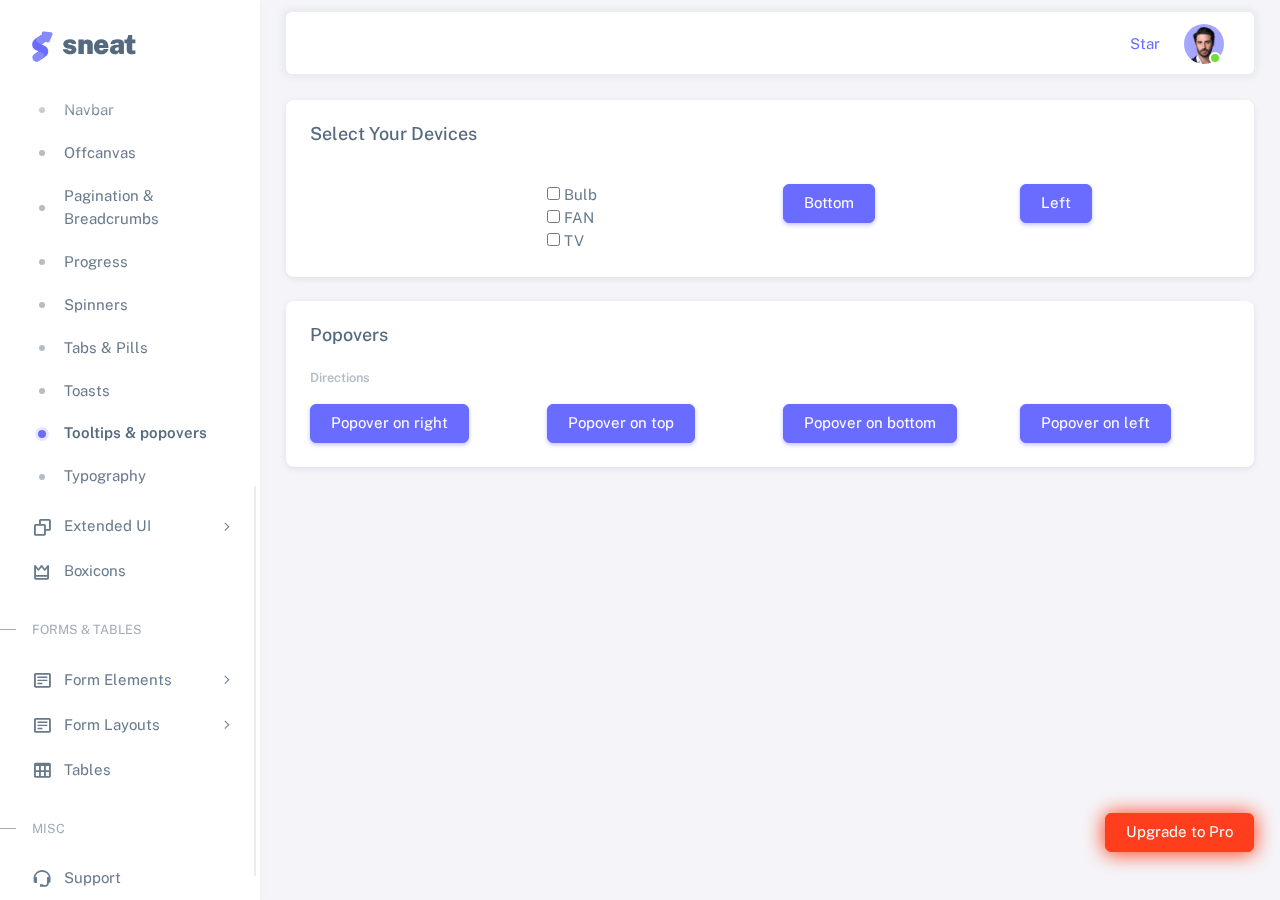
<file: html/home-automation.html>
<!DOCTYPE html>

<!-- =========================================================
* Sneat - Bootstrap 5 HTML Admin Template - Pro | v1.0.0
==============================================================

* Product Page: https://themeselection.com/products/sneat-bootstrap-html-admin-template/
* Created by: ThemeSelection
* License: You must have a valid license purchased in order to legally use the theme for your project.
* Copyright ThemeSelection (https://themeselection.com)

=========================================================
 -->
<!-- beautify ignore:start -->
<html
  lang="en"
  class="light-style layout-menu-fixed"
  dir="ltr"
  data-theme="theme-default"
  data-assets-path="../assets/"
  data-template="vertical-menu-template-free"
>
  <head>
    <meta charset="utf-8" />
    <meta
      name="viewport"
      content="width=device-width, initial-scale=1.0, user-scalable=no, minimum-scale=1.0, maximum-scale=1.0"
    />

    <title>Tooltips and popovers - UI elements | Sneat - Bootstrap 5 HTML Admin Template - Pro</title>

    <meta name="description" content="" />

    <!-- Favicon -->
    <link rel="icon" type="image/x-icon" href="../assets/img/favicon/favicon.ico" />

    <!-- Fonts -->
    <link rel="preconnect" href="https://fonts.googleapis.com" />
    <link rel="preconnect" href="https://fonts.gstatic.com" crossorigin />
    <link
      href="https://fonts.googleapis.com/css2?family=Public+Sans:ital,wght@0,300;0,400;0,500;0,600;0,700;1,300;1,400;1,500;1,600;1,700&display=swap"
      rel="stylesheet"
    />

    <!-- Icons. Uncomment required icon fonts -->
    <link rel="stylesheet" href="../assets/vendor/fonts/boxicons.css" />

    <!-- Core CSS -->
    <link rel="stylesheet" href="../assets/vendor/css/core.css" class="template-customizer-core-css" />
    <link rel="stylesheet" href="../assets/vendor/css/theme-default.css" class="template-customizer-theme-css" />
    <link rel="stylesheet" href="../assets/css/demo.css" />

    <!-- Vendors CSS -->
    <link rel="stylesheet" href="../assets/vendor/libs/perfect-scrollbar/perfect-scrollbar.css" />

    <!-- Page CSS -->

    <!-- Helpers -->
    <script src="../assets/vendor/js/helpers.js"></script>

    <!--! Template customizer & Theme config files MUST be included after core stylesheets and helpers.js in the <head> section -->
    <!--? Config:  Mandatory theme config file contain global vars & default theme options, Set your preferred theme option in this file.  -->
    <script src="../assets/js/config.js"></script>
  </head>

  <body>
    <!-- Layout wrapper -->
    <div class="layout-wrapper layout-content-navbar">
      <div class="layout-container">
        <!-- Menu -->

        <aside id="layout-menu" class="layout-menu menu-vertical menu bg-menu-theme">
          <div class="app-brand demo">
            <a href="index.html" class="app-brand-link">
              <span class="app-brand-logo demo">
                <svg
                  width="25"
                  viewBox="0 0 25 42"
                  version="1.1"
                  xmlns="http://www.w3.org/2000/svg"
                  xmlns:xlink="http://www.w3.org/1999/xlink"
                >
                  <defs>
                    <path
                      d="M13.7918663,0.358365126 L3.39788168,7.44174259 C0.566865006,9.69408886 -0.379795268,12.4788597 0.557900856,15.7960551 C0.68998853,16.2305145 1.09562888,17.7872135 3.12357076,19.2293357 C3.8146334,19.7207684 5.32369333,20.3834223 7.65075054,21.2172976 L7.59773219,21.2525164 L2.63468769,24.5493413 C0.445452254,26.3002124 0.0884951797,28.5083815 1.56381646,31.1738486 C2.83770406,32.8170431 5.20850219,33.2640127 7.09180128,32.5391577 C8.347334,32.0559211 11.4559176,30.0011079 16.4175519,26.3747182 C18.0338572,24.4997857 18.6973423,22.4544883 18.4080071,20.2388261 C17.963753,17.5346866 16.1776345,15.5799961 13.0496516,14.3747546 L10.9194936,13.4715819 L18.6192054,7.984237 L13.7918663,0.358365126 Z"
                      id="path-1"
                    ></path>
                    <path
                      d="M5.47320593,6.00457225 C4.05321814,8.216144 4.36334763,10.0722806 6.40359441,11.5729822 C8.61520715,12.571656 10.0999176,13.2171421 10.8577257,13.5094407 L15.5088241,14.433041 L18.6192054,7.984237 C15.5364148,3.11535317 13.9273018,0.573395879 13.7918663,0.358365126 C13.5790555,0.511491653 10.8061687,2.3935607 5.47320593,6.00457225 Z"
                      id="path-3"
                    ></path>
                    <path
                      d="M7.50063644,21.2294429 L12.3234468,23.3159332 C14.1688022,24.7579751 14.397098,26.4880487 13.008334,28.506154 C11.6195701,30.5242593 10.3099883,31.790241 9.07958868,32.3040991 C5.78142938,33.4346997 4.13234973,34 4.13234973,34 C4.13234973,34 2.75489982,33.0538207 2.37032616e-14,31.1614621 C-0.55822714,27.8186216 -0.55822714,26.0572515 -4.05231404e-15,25.8773518 C0.83734071,25.6075023 2.77988457,22.8248993 3.3049379,22.52991 C3.65497346,22.3332504 5.05353963,21.8997614 7.50063644,21.2294429 Z"
                      id="path-4"
                    ></path>
                    <path
                      d="M20.6,7.13333333 L25.6,13.8 C26.2627417,14.6836556 26.0836556,15.9372583 25.2,16.6 C24.8538077,16.8596443 24.4327404,17 24,17 L14,17 C12.8954305,17 12,16.1045695 12,15 C12,14.5672596 12.1403557,14.1461923 12.4,13.8 L17.4,7.13333333 C18.0627417,6.24967773 19.3163444,6.07059163 20.2,6.73333333 C20.3516113,6.84704183 20.4862915,6.981722 20.6,7.13333333 Z"
                      id="path-5"
                    ></path>
                  </defs>
                  <g id="g-app-brand" stroke="none" stroke-width="1" fill="none" fill-rule="evenodd">
                    <g id="Brand-Logo" transform="translate(-27.000000, -15.000000)">
                      <g id="Icon" transform="translate(27.000000, 15.000000)">
                        <g id="Mask" transform="translate(0.000000, 8.000000)">
                          <mask id="mask-2" fill="white">
                            <use xlink:href="#path-1"></use>
                          </mask>
                          <use fill="#696cff" xlink:href="#path-1"></use>
                          <g id="Path-3" mask="url(#mask-2)">
                            <use fill="#696cff" xlink:href="#path-3"></use>
                            <use fill-opacity="0.2" fill="#FFFFFF" xlink:href="#path-3"></use>
                          </g>
                          <g id="Path-4" mask="url(#mask-2)">
                            <use fill="#696cff" xlink:href="#path-4"></use>
                            <use fill-opacity="0.2" fill="#FFFFFF" xlink:href="#path-4"></use>
                          </g>
                        </g>
                        <g
                          id="Triangle"
                          transform="translate(19.000000, 11.000000) rotate(-300.000000) translate(-19.000000, -11.000000) "
                        >
                          <use fill="#696cff" xlink:href="#path-5"></use>
                          <use fill-opacity="0.2" fill="#FFFFFF" xlink:href="#path-5"></use>
                        </g>
                      </g>
                    </g>
                  </g>
                </svg>
              </span>
              <span class="app-brand-text demo menu-text fw-bolder ms-2">Sneat</span>
            </a>

            <a href="javascript:void(0);" class="layout-menu-toggle menu-link text-large ms-auto d-block d-xl-none">
              <i class="bx bx-chevron-left bx-sm align-middle"></i>
            </a>
          </div>

          <div class="menu-inner-shadow"></div>

          <ul class="menu-inner py-1">
            <!-- Dashboard -->
            <li class="menu-item">
              <a href="index.html" class="menu-link">
                <i class="menu-icon tf-icons bx bx-home-circle"></i>
                <div data-i18n="Analytics">Dashboard</div>
              </a>
            </li>

            <!-- Layouts -->
            <li class="menu-item">
              <a href="javascript:void(0);" class="menu-link menu-toggle">
                <i class="menu-icon tf-icons bx bx-layout"></i>
                <div data-i18n="Layouts">Layouts</div>
              </a>

              <ul class="menu-sub">
                <li class="menu-item">
                  <a href="layouts-without-menu.html" class="menu-link">
                    <div data-i18n="Without menu">Without menu</div>
                  </a>
                </li>
                <li class="menu-item">
                  <a href="layouts-without-navbar.html" class="menu-link">
                    <div data-i18n="Without navbar">Without navbar</div>
                  </a>
                </li>
                <li class="menu-item">
                  <a href="layouts-container.html" class="menu-link">
                    <div data-i18n="Container">Container</div>
                  </a>
                </li>
                <li class="menu-item">
                  <a href="layouts-fluid.html" class="menu-link">
                    <div data-i18n="Fluid">Fluid</div>
                  </a>
                </li>
                <li class="menu-item">
                  <a href="layouts-blank.html" class="menu-link">
                    <div data-i18n="Blank">Blank</div>
                  </a>
                </li>
              </ul>
            </li>

            <li class="menu-header small text-uppercase">
              <span class="menu-header-text">Pages</span>
            </li>
            <li class="menu-item">
              <a href="javascript:void(0);" class="menu-link menu-toggle">
                <i class="menu-icon tf-icons bx bx-dock-top"></i>
                <div data-i18n="Account Settings">Account Settings</div>
              </a>
              <ul class="menu-sub">
                <li class="menu-item">
                  <a href="pages-account-settings-account.html" class="menu-link">
                    <div data-i18n="Account">Account</div>
                  </a>
                </li>
                <li class="menu-item">
                  <a href="pages-account-settings-notifications.html" class="menu-link">
                    <div data-i18n="Notifications">Notifications</div>
                  </a>
                </li>
                <li class="menu-item">
                  <a href="pages-account-settings-connections.html" class="menu-link">
                    <div data-i18n="Connections">Connections</div>
                  </a>
                </li>
              </ul>
            </li>
            <li class="menu-item">
              <a href="javascript:void(0);" class="menu-link menu-toggle">
                <i class="menu-icon tf-icons bx bx-lock-open-alt"></i>
                <div data-i18n="Authentications">Authentications</div>
              </a>
              <ul class="menu-sub">
                <li class="menu-item">
                  <a href="auth-login-basic.html" class="menu-link" target="_blank">
                    <div data-i18n="Basic">Login</div>
                  </a>
                </li>
                <li class="menu-item">
                  <a href="auth-register-basic.html" class="menu-link" target="_blank">
                    <div data-i18n="Basic">Register</div>
                  </a>
                </li>
                <li class="menu-item">
                  <a href="auth-forgot-password-basic.html" class="menu-link" target="_blank">
                    <div data-i18n="Basic">Forgot Password</div>
                  </a>
                </li>
              </ul>
            </li>
            <li class="menu-item">
              <a href="javascript:void(0);" class="menu-link menu-toggle">
                <i class="menu-icon tf-icons bx bx-cube-alt"></i>
                <div data-i18n="Misc">Misc</div>
              </a>
              <ul class="menu-sub">
                <li class="menu-item">
                  <a href="pages-misc-error.html" class="menu-link">
                    <div data-i18n="Error">Error</div>
                  </a>
                </li>
                <li class="menu-item">
                  <a href="pages-misc-under-maintenance.html" class="menu-link">
                    <div data-i18n="Under Maintenance">Under Maintenance</div>
                  </a>
                </li>
              </ul>
            </li>
            <!-- Components -->
            <li class="menu-header small text-uppercase"><span class="menu-header-text">Components</span></li>
            <!-- Cards -->
            <li class="menu-item">
              <a href="cards-basic.html" class="menu-link">
                <i class="menu-icon tf-icons bx bx-collection"></i>
                <div data-i18n="Basic">Cards</div>
              </a>
            </li>
            <!-- User interface -->
            <li class="menu-item active open">
              <a href="javascript:void(0)" class="menu-link menu-toggle">
                <i class="menu-icon tf-icons bx bx-box"></i>
                <div data-i18n="User interface">User interface</div>
              </a>
              <ul class="menu-sub">
                <li class="menu-item">
                  <a href="ui-accordion.html" class="menu-link">
                    <div data-i18n="Accordion">Accordion</div>
                  </a>
                </li>
                <li class="menu-item">
                  <a href="ui-alerts.html" class="menu-link">
                    <div data-i18n="Alerts">Alerts</div>
                  </a>
                </li>
                <li class="menu-item">
                  <a href="ui-badges.html" class="menu-link">
                    <div data-i18n="Badges">Badges</div>
                  </a>
                </li>
                <li class="menu-item">
                  <a href="ui-buttons.html" class="menu-link">
                    <div data-i18n="Buttons">Buttons</div>
                  </a>
                </li>
                <li class="menu-item">
                  <a href="ui-carousel.html" class="menu-link">
                    <div data-i18n="Carousel">Carousel</div>
                  </a>
                </li>
                <li class="menu-item">
                  <a href="ui-collapse.html" class="menu-link">
                    <div data-i18n="Collapse">Collapse</div>
                  </a>
                </li>
                <li class="menu-item">
                  <a href="ui-dropdowns.html" class="menu-link">
                    <div data-i18n="Dropdowns">Dropdowns</div>
                  </a>
                </li>
                <li class="menu-item">
                  <a href="ui-footer.html" class="menu-link">
                    <div data-i18n="Footer">Footer</div>
                  </a>
                </li>
                <li class="menu-item">
                  <a href="ui-list-groups.html" class="menu-link">
                    <div data-i18n="List Groups">List groups</div>
                  </a>
                </li>
                <li class="menu-item">
                  <a href="ui-modals.html" class="menu-link">
                    <div data-i18n="Modals">Modals</div>
                  </a>
                </li>
                <li class="menu-item">
                  <a href="ui-navbar.html" class="menu-link">
                    <div data-i18n="Navbar">Navbar</div>
                  </a>
                </li>
                <li class="menu-item">
                  <a href="ui-offcanvas.html" class="menu-link">
                    <div data-i18n="Offcanvas">Offcanvas</div>
                  </a>
                </li>
                <li class="menu-item">
                  <a href="ui-pagination-breadcrumbs.html" class="menu-link">
                    <div data-i18n="Pagination &amp; Breadcrumbs">Pagination &amp; Breadcrumbs</div>
                  </a>
                </li>
                <li class="menu-item">
                  <a href="ui-progress.html" class="menu-link">
                    <div data-i18n="Progress">Progress</div>
                  </a>
                </li>
                <li class="menu-item">
                  <a href="ui-spinners.html" class="menu-link">
                    <div data-i18n="Spinners">Spinners</div>
                  </a>
                </li>
                <li class="menu-item">
                  <a href="ui-tabs-pills.html" class="menu-link">
                    <div data-i18n="Tabs &amp; Pills">Tabs &amp; Pills</div>
                  </a>
                </li>
                <li class="menu-item">
                  <a href="ui-toasts.html" class="menu-link">
                    <div data-i18n="Toasts">Toasts</div>
                  </a>
                </li>
                <li class="menu-item active">
                  <a href="ui-tooltips-popovers.html" class="menu-link">
                    <div data-i18n="Tooltips & Popovers">Tooltips &amp; popovers</div>
                  </a>
                </li>
                <li class="menu-item">
                  <a href="ui-typography.html" class="menu-link">
                    <div data-i18n="Typography">Typography</div>
                  </a>
                </li>
              </ul>
            </li>

            <!-- Extended components -->
            <li class="menu-item">
              <a href="javascript:void(0)" class="menu-link menu-toggle">
                <i class="menu-icon tf-icons bx bx-copy"></i>
                <div data-i18n="Extended UI">Extended UI</div>
              </a>
              <ul class="menu-sub">
                <li class="menu-item">
                  <a href="extended-ui-perfect-scrollbar.html" class="menu-link">
                    <div data-i18n="Perfect Scrollbar">Perfect scrollbar</div>
                  </a>
                </li>
                <li class="menu-item">
                  <a href="extended-ui-text-divider.html" class="menu-link">
                    <div data-i18n="Text Divider">Text Divider</div>
                  </a>
                </li>
              </ul>
            </li>

            <li class="menu-item">
              <a href="icons-boxicons.html" class="menu-link">
                <i class="menu-icon tf-icons bx bx-crown"></i>
                <div data-i18n="Boxicons">Boxicons</div>
              </a>
            </li>

            <!-- Forms & Tables -->
            <li class="menu-header small text-uppercase"><span class="menu-header-text">Forms &amp; Tables</span></li>
            <!-- Forms -->
            <li class="menu-item">
              <a href="javascript:void(0);" class="menu-link menu-toggle">
                <i class="menu-icon tf-icons bx bx-detail"></i>
                <div data-i18n="Form Elements">Form Elements</div>
              </a>
              <ul class="menu-sub">
                <li class="menu-item">
                  <a href="forms-basic-inputs.html" class="menu-link">
                    <div data-i18n="Basic Inputs">Basic Inputs</div>
                  </a>
                </li>
                <li class="menu-item">
                  <a href="forms-input-groups.html" class="menu-link">
                    <div data-i18n="Input groups">Input groups</div>
                  </a>
                </li>
              </ul>
            </li>
            <li class="menu-item">
              <a href="javascript:void(0);" class="menu-link menu-toggle">
                <i class="menu-icon tf-icons bx bx-detail"></i>
                <div data-i18n="Form Layouts">Form Layouts</div>
              </a>
              <ul class="menu-sub">
                <li class="menu-item">
                  <a href="form-layouts-vertical.html" class="menu-link">
                    <div data-i18n="Vertical Form">Vertical Form</div>
                  </a>
                </li>
                <li class="menu-item">
                  <a href="form-layouts-horizontal.html" class="menu-link">
                    <div data-i18n="Horizontal Form">Horizontal Form</div>
                  </a>
                </li>
              </ul>
            </li>
            <!-- Tables -->
            <li class="menu-item">
              <a href="tables-basic.html" class="menu-link">
                <i class="menu-icon tf-icons bx bx-table"></i>
                <div data-i18n="Tables">Tables</div>
              </a>
            </li>
            <!-- Misc -->
            <li class="menu-header small text-uppercase"><span class="menu-header-text">Misc</span></li>
            <li class="menu-item">
              <a
                href="https://github.com/themeselection/sneat-html-admin-template-free/issues"
                target="_blank"
                class="menu-link"
              >
                <i class="menu-icon tf-icons bx bx-support"></i>
                <div data-i18n="Support">Support</div>
              </a>
            </li>
            <li class="menu-item">
              <a
                href="https://themeselection.com/demo/sneat-bootstrap-html-admin-template/documentation/"
                target="_blank"
                class="menu-link"
              >
                <i class="menu-icon tf-icons bx bx-file"></i>
                <div data-i18n="Documentation">Documentation</div>
              </a>
            </li>
          </ul>
        </aside>
        <!-- / Menu -->

        <!-- Layout container -->
        <div class="layout-page">
          <!-- Navbar -->

          <nav
            class="layout-navbar container-xxl navbar navbar-expand-xl navbar-detached align-items-center bg-navbar-theme"
            id="layout-navbar"
          >
            <div class="layout-menu-toggle navbar-nav align-items-xl-center me-3 me-xl-0 d-xl-none">
              <a class="nav-item nav-link px-0 me-xl-4" href="javascript:void(0)">
                <i class="bx bx-menu bx-sm"></i>
              </a>
            </div>

            <div class="navbar-nav-right d-flex align-items-center" id="navbar-collapse">
              <!-- Search -->
              <!-- <div class="navbar-nav align-items-center">
                <div class="nav-item d-flex align-items-center">
                  <i class="bx bx-search fs-4 lh-0"></i>
                  <input
                    type="text"
                    class="form-control border-0 shadow-none"
                    placeholder="Search..."
                    aria-label="Search..."
                  />
                </div>
              </div> -->
              <!-- /Search -->

              <ul class="navbar-nav flex-row align-items-center ms-auto">
                <!-- Place this tag where you want the button to render. -->
                <li class="nav-item lh-1 me-3">
                  <a
                    class="github-button"
                    href="https://github.com/themeselection/sneat-html-admin-template-free"
                    data-icon="octicon-star"
                    data-size="large"
                    data-show-count="true"
                    aria-label="Star themeselection/sneat-html-admin-template-free on GitHub"
                    >Star</a
                  >
                </li>

                <!-- User -->
                <li class="nav-item navbar-dropdown dropdown-user dropdown">
                  <a class="nav-link dropdown-toggle hide-arrow" href="javascript:void(0);" data-bs-toggle="dropdown">
                    <div class="avatar avatar-online">
                      <img src="../assets/img/avatars/1.png" alt class="w-px-40 h-auto rounded-circle" />
                    </div>
                  </a>
                  <ul class="dropdown-menu dropdown-menu-end">
                    <li>
                      <a class="dropdown-item" href="#">
                        <div class="d-flex">
                          <div class="flex-shrink-0 me-3">
                            <div class="avatar avatar-online">
                              <img src="../assets/img/avatars/1.png" alt class="w-px-40 h-auto rounded-circle" />
                            </div>
                          </div>
                          <div class="flex-grow-1">
                            <span class="fw-semibold d-block">John Doe</span>
                            <small class="text-muted">Admin</small>
                          </div>
                        </div>
                      </a>
                    </li>
                    <li>
                      <div class="dropdown-divider"></div>
                    </li>
                    <li>
                      <a class="dropdown-item" href="#">
                        <i class="bx bx-user me-2"></i>
                        <span class="align-middle">My Profile</span>
                      </a>
                    </li>
                    <li>
                      <a class="dropdown-item" href="#">
                        <i class="bx bx-cog me-2"></i>
                        <span class="align-middle">Settings</span>
                      </a>
                    </li>
                    <li>
                      <a class="dropdown-item" href="#">
                        <span class="d-flex align-items-center align-middle">
                          <i class="flex-shrink-0 bx bx-credit-card me-2"></i>
                          <span class="flex-grow-1 align-middle">Billing</span>
                          <span class="flex-shrink-0 badge badge-center rounded-pill bg-danger w-px-20 h-px-20">4</span>
                        </span>
                      </a>
                    </li>
                    <li>
                      <div class="dropdown-divider"></div>
                    </li>
                    <li>
                      <a class="dropdown-item" href="auth-login-basic.html">
                        <i class="bx bx-power-off me-2"></i>
                        <span class="align-middle">Log Out</span>
                      </a>
                    </li>
                  </ul>
                </li>
                <!--/ User -->
              </ul>
            </div>
          </nav>

          <!-- / Navbar -->

          <!-- Content wrapper -->
          <div class="content-wrapper">
            <!-- Content -->

            <div class="container-xxl flex-grow-1 container-p-y">
              <!-- <h4 class="fw-bold py-3 mb-4">
                <span class="text-muted fw-light">UI elements /</span> Tooltips & popovers
              </h4> -->

              <!-- Tooltips -->
              <div class="card mb-4">
                <h5 class="card-header">Select Your Devices</h5>
                <div class="card-body">
                  <!-- <div class="text-light small fw-semibold">Directions</div> -->
                  <div class="row demo-vertical-spacing">
                    <div class="col">
                      <!-- <button
                        type="button"
                        class="btn btn-primary"
                        data-bs-toggle="tooltip"
                        data-bs-offset="0,4"
                        data-bs-placement="right"
                        data-bs-html="true"
                        title="<i class='bx bx-trending-up bx-xs' ></i> <span>Tooltip on right</span>"
                      >
                        Right
                      </button> -->
                    </div>
                    <div class="col">
                      <input type="checkbox" id="Bulb1" name="Bulb1" value="Bulb">
                      <label for="vehicle1"> Bulb</label><br>
                      <input type="checkbox" id="fan" name="fan" value="Fan">
                      <label for="vehicle2"> FAN</label><br>
                      <input type="checkbox" id="tv" name="tv" value="tv">
                      <label for="vehicle3"> TV</label><br>

                    </div>
                    <div class="col">
                      <button
                        type="button"
                        class="btn btn-primary"
                        data-bs-toggle="tooltip"
                        data-bs-offset="0,4"
                        data-bs-placement="bottom"
                        data-bs-html="true"
                        title="<i class='bx bx-heart bx-xs' ></i> <span>Tooltip on bottom</span>"
                      >
                        Bottom
                      </button>
                    </div>
                    <div class="col">
                      <button
                        type="button"
                        class="btn btn-primary"
                        data-bs-toggle="tooltip"
                        data-bs-offset="0,4"
                        data-bs-placement="left"
                        data-bs-html="true"
                        title="<i class='bx bx-dollar bx-xs' ></i> <span>Tooltip on left</span>"
                      >
                        Left
                      </button>
                    </div>
                  </div>
                </div>
              </div>
              <!--/ Tooltips -->

              <!-- Popovers -->
              <div class="card">
                <h5 class="card-header">Popovers</h5>
                <div class="card-body">
                  <div class="text-light small fw-semibold">Directions</div>
                  <div class="row demo-vertical-spacing">
                    <div class="col">
                      <button
                        type="button"
                        class="btn btn-primary text-nowrap"
                        data-bs-toggle="popover"
                        data-bs-offset="0,14"
                        data-bs-placement="right"
                        data-bs-html="true"
                        data-bs-content="<p>This is a very beautiful popover, show some love.</p> <div class='d-flex justify-content-between'><button type='button' class='btn btn-sm btn-outline-secondary'>Skip</button><button type='button' class='btn btn-sm btn-primary'>Read More</button></div>"
                        title="Popover Title"
                      >
                        Popover on right
                      </button>
                    </div>
                    <div class="col">
                      <button
                        type="button"
                        class="btn btn-primary text-nowrap"
                        data-bs-toggle="popover"
                        data-bs-offset="0,14"
                        data-bs-placement="top"
                        data-bs-html="true"
                        data-bs-content="<p>This is a very beautiful popover, show some love.</p> <div class='d-flex justify-content-between'><button type='button' class='btn btn-sm btn-outline-secondary'>Skip</button><button type='button' class='btn btn-sm btn-primary'>Read More</button></div>"
                        title="Popover Title"
                      >
                        Popover on top
                      </button>
                    </div>
                    <div class="col">
                      <button
                        type="button"
                        class="btn btn-primary text-nowrap"
                        data-bs-toggle="popover"
                        data-bs-offset="0,14"
                        data-bs-placement="bottom"
                        data-bs-html="true"
                        data-bs-content="<p>This is a very beautiful popover, show some love.</p> <div class='d-flex justify-content-between'><button type='button' class='btn btn-sm btn-outline-secondary'>Skip</button><button type='button' class='btn btn-sm btn-primary'>Read More</button></div>"
                        title="Popover Title"
                      >
                        Popover on bottom
                      </button>
                    </div>
                    <div class="col">
                      <button
                        type="button"
                        class="btn btn-primary text-nowrap"
                        data-bs-toggle="popover"
                        data-bs-offset="0,14"
                        data-bs-placement="left"
                        data-bs-html="true"
                        data-bs-content="<p>This is a very beautiful popover, show some love.</p> <div class='d-flex justify-content-between'><button type='button' class='btn btn-sm btn-outline-secondary'>Skip</button><button type='button' class='btn btn-sm btn-primary'>Read More</button></div>"
                        title="Popover Title"
                      >
                        Popover on left
                      </button>
                    </div>
                  </div>
                </div>
              </div>
              <!--/ Popovers -->
            </div>
            <!-- / Content -->

            <!-- Footer -->
            <!-- <footer class="content-footer footer bg-footer-theme">
              <div class="container-xxl d-flex flex-wrap justify-content-between py-2 flex-md-row flex-column">
                <div class="mb-2 mb-md-0">
                  ©
                  <script>
                    document.write(new Date().getFullYear());
                  </script>
                  , made with ❤️ by
                  <a href="https://themeselection.com" target="_blank" class="footer-link fw-bolder">ThemeSelection</a>
                </div>
                <div>
                  <a href="https://themeselection.com/license/" class="footer-link me-4" target="_blank">License</a>
                  <a href="https://themeselection.com/" target="_blank" class="footer-link me-4">More Themes</a>

                  <a
                    href="https://themeselection.com/demo/sneat-bootstrap-html-admin-template/documentation/"
                    target="_blank"
                    class="footer-link me-4"
                    >Documentation</a
                  >

                  <a
                    href="https://github.com/themeselection/sneat-html-admin-template-free/issues"
                    target="_blank"
                    class="footer-link me-4"
                    >Support</a
                  >
                </div>
              </div>
            </footer> -->
            <!-- / Footer -->

            <div class="content-backdrop fade"></div>
          </div>
          <!-- Content wrapper -->
        </div>
        <!-- / Layout page -->
      </div>

      <!-- Overlay -->
      <div class="layout-overlay layout-menu-toggle"></div>
    </div>
    <!-- / Layout wrapper -->

    <div class="buy-now">
      <a
        href="https://themeselection.com/products/sneat-bootstrap-html-admin-template/"
        target="_blank"
        class="btn btn-danger btn-buy-now"
        >Upgrade to Pro</a
      >
    </div>

    <!-- Core JS -->
    <!-- build:js assets/vendor/js/core.js -->
    <script src="../assets/vendor/libs/jquery/jquery.js"></script>
    <script src="../assets/vendor/libs/popper/popper.js"></script>
    <script src="../assets/vendor/js/bootstrap.js"></script>
    <script src="../assets/vendor/libs/perfect-scrollbar/perfect-scrollbar.js"></script>

    <script src="../assets/vendor/js/menu.js"></script>
    <!-- endbuild -->

    <!-- Vendors JS -->

    <!-- Main JS -->
    <script src="../assets/js/main.js"></script>

    <!-- Page JS -->
    <script src="../assets/js/ui-popover.js"></script>

    <!-- Place this tag in your head or just before your close body tag. -->
    <script async defer src="https://buttons.github.io/buttons.js"></script>
  </body>
</html>
</file>
